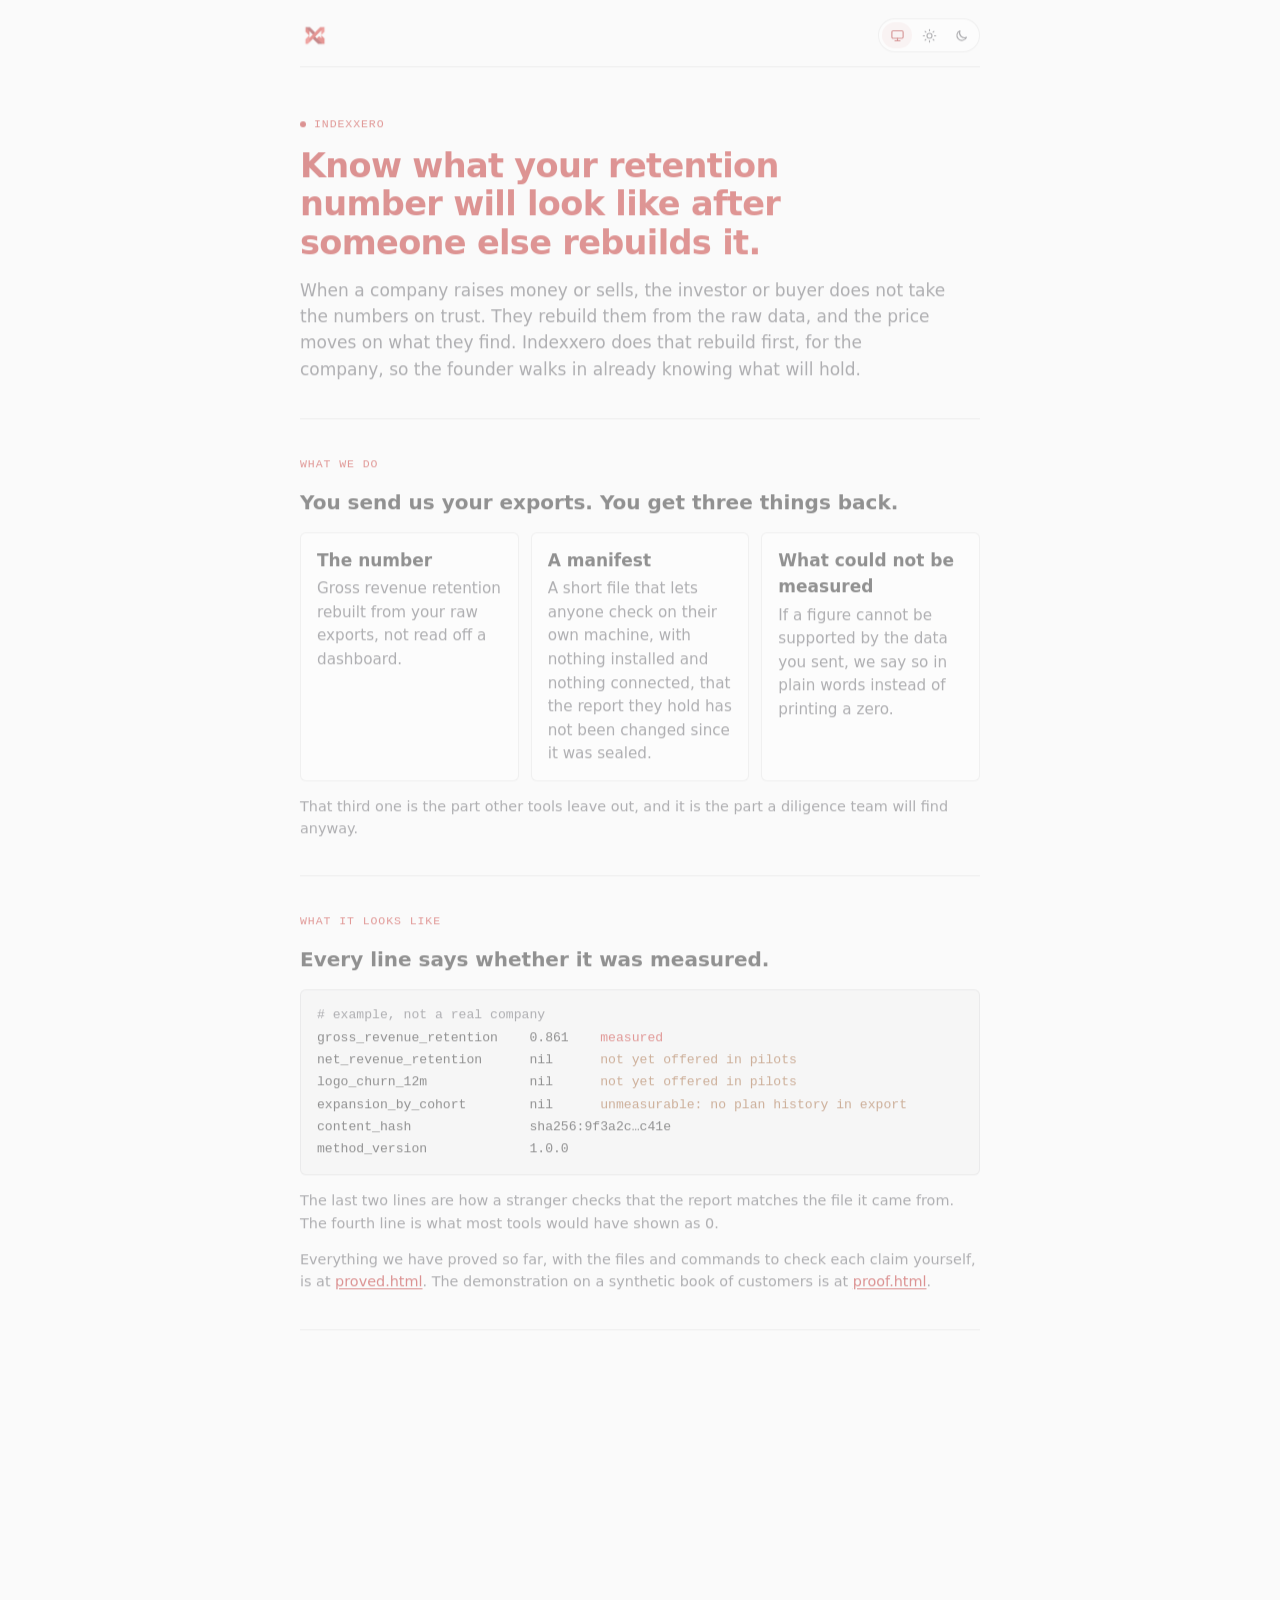
<file: index.html>
<!DOCTYPE html>
<html lang="en">
<head>
<meta charset="utf-8">
<meta name="viewport" content="width=device-width, initial-scale=1">
<title>Indexxero</title>
<link rel="canonical" href="https://measure.indexxero.com/what-we-do.html">
<meta name="robots" content="noindex, follow">
<meta http-equiv="refresh" content="0; url=/what-we-do.html">
<link rel="icon" href="/favicon.ico">
<style>
:root{--ix-width:34rem;}
body{font:16px/1.5 var(--font-sans);margin:3rem auto;max-width:34rem;padding:0 1rem;color:var(--color-foreground);background:var(--color-background)}</style>
<link rel="stylesheet" href="/assets/theme.css">
<script src="/assets/theme.js"></script>
</head>
<body class="ix-page">
<div class="ix-bar"><a class="ix-logo" href="/what-we-do.html" aria-label="Indexxero"><img src="/assets/logo-red.png" alt="Indexxero" width="30" height="30"></a><div class="ix-toggle" role="group" aria-label="Colour theme"><button type="button" data-mode="system" aria-pressed="false" aria-label="Follow the device setting" title="Follow the device setting"><svg viewBox="0 0 24 24" aria-hidden="true"><rect x="3" y="4" width="18" height="12" rx="2"/><path d="M8 20h8M12 16v4"/></svg></button><button type="button" data-mode="light" aria-pressed="false" aria-label="Light theme" title="Light theme"><svg viewBox="0 0 24 24" aria-hidden="true"><circle cx="12" cy="12" r="4"/><path d="M12 2v2M12 20v2M4.9 4.9l1.4 1.4M17.7 17.7l1.4 1.4M2 12h2M20 12h2M4.9 19.1l1.4-1.4M17.7 6.3l1.4-1.4"/></svg></button><button type="button" data-mode="dark" aria-pressed="false" aria-label="Dark theme" title="Dark theme"><svg viewBox="0 0 24 24" aria-hidden="true"><path d="M20 14.5A8 8 0 0 1 9.5 4a8 8 0 1 0 10.5 10.5z"/></svg></button></div></div>
<p>This page has moved. <a href="/what-we-do.html">What Indexxero does</a> explains the retention rebuild, and <a href="/proved.html">what we have proved</a> shows the checks you can run yourself.</p>
</body>
</html>
</file>
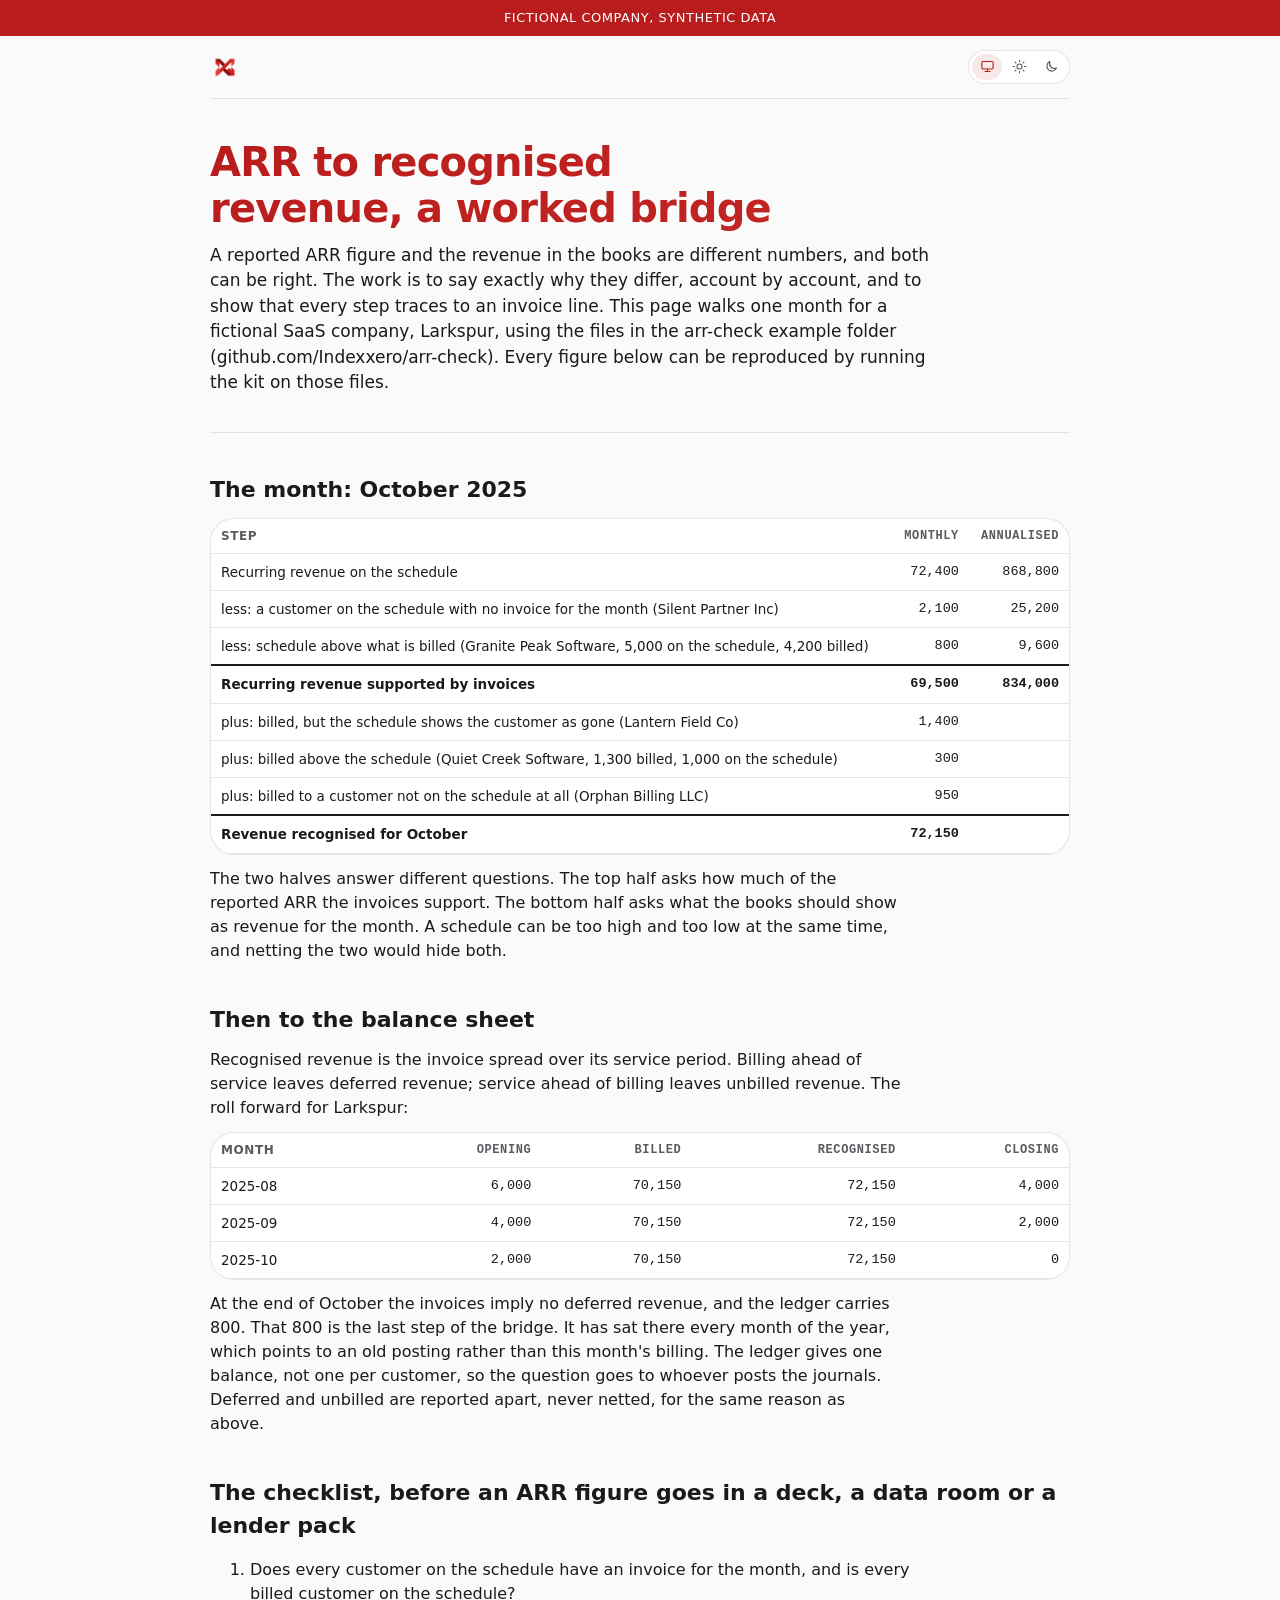
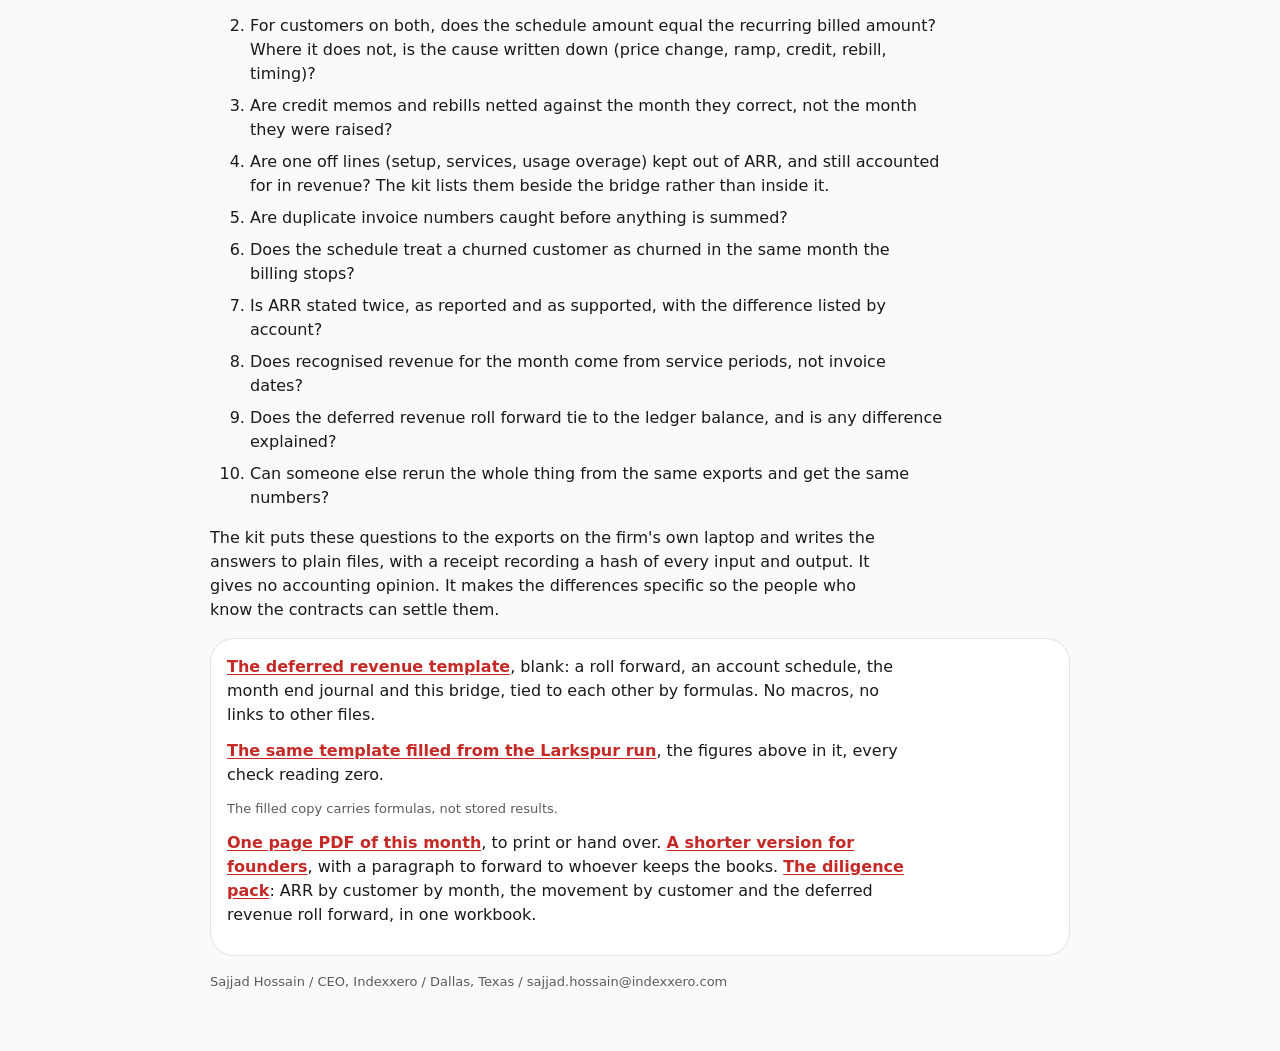
<file: arr-to-revenue/index.html>
<!doctype html>
<html lang="en">
<head>
<title>ARR to recognised revenue, a worked bridge</title>
<meta charset="utf-8">
<meta name="viewport" content="width=device-width, initial-scale=1, viewport-fit=cover">
<meta name="robots" content="noindex">
<meta name="description" content="One month of a fictional SaaS company, from reported ARR to the revenue in the books to the deferred revenue balance, every figure reproduced by the arr-check kit.">
<link rel="icon" href="data:,">
<style>
:root{--bg:var(--color-background);--paper:var(--color-surface);--fg:var(--color-foreground);--muted:var(--color-text-secondary);--line:var(--color-border);--accent:var(--color-accent);--accent-soft:var(--color-accent-soft);--ok:var(--color-positive);--warn:var(--color-warning);--flag:var(--color-danger);--display:var(--font-sans);--body:var(--font-sans);--mono:var(--font-mono);--ix-width:860px;}
.downloads{background:var(--color-surface);border:1px solid var(--color-border);border-radius:24px}
.scroll{background:var(--color-surface);border:1px solid var(--color-border);border-radius:24px}
.downloads{transition:transform .2s ease,box-shadow .2s ease,border-color .2s ease}.downloads:hover{transform:translateY(-2px);box-shadow:0 24px 60px -40px rgba(0,0,0,0.85)}

body{background:var(--bg);color:var(--fg);font-family:var(--body);line-height:1.5;margin:0;padding-left:max(16px,env(safe-area-inset-left,0px));padding-right:max(16px,env(safe-area-inset-right,0px));padding-block:0 48px}
.banner{background:var(--ix-fill);color:var(--color-on-primary);font-size:13px;letter-spacing:.04em;text-transform:uppercase;text-align:center;padding:8px 12px;margin:0 calc(-1 * max(16px,env(safe-area-inset-left,0px)))}
.wrap{max-width:860px;margin:0 auto}
header{padding:40px 0 24px;border-bottom:1px solid var(--line)}
h1{font-family:var(--display);font-weight:600;font-size:clamp(28px,4.5vw,40px);line-height:1.15;margin:0 0 12px;text-wrap:balance}
h2{font-family:var(--display);font-weight:600;font-size:22px;margin:40px 0 12px}
p{max-width:68ch;margin:0 0 12px}
.lead{font-size:17px}
.scroll{overflow-x:auto;border:1px solid var(--line);background:var(--paper);margin:12px 0}
table{border-collapse:collapse;width:100%;font-size:13.5px;min-width:560px}
th,td{padding:8px 10px;border-bottom:1px solid var(--line);text-align:left;vertical-align:top}
th{font-size:12px;letter-spacing:.05em;text-transform:uppercase;color:var(--muted);font-weight:600;white-space:nowrap}
td.n,th.n{text-align:right;font-family:var(--mono);font-variant-numeric:tabular-nums;white-space:nowrap}
tr.total td{font-weight:600;border-top:2px solid var(--fg)}
ol li{margin:0 0 8px;max-width:68ch}
.downloads{background:var(--paper);border:1px solid var(--line);padding:16px;margin:16px 0}
.downloads a{color:var(--accent);font-weight:600}
.small{font-size:13px;color:var(--muted)}
a{color:var(--accent)}
</style>
<link rel="stylesheet" href="/assets/theme.css">
<script src="/assets/theme.js"></script>
</head>
<body class="ix-page">
<div class="banner">Fictional company, synthetic data</div>
<div class="ix-bar"><a class="ix-logo" href="/what-we-do.html" aria-label="Indexxero"><img src="/assets/logo-red.png" alt="Indexxero" width="30" height="30"></a><div class="ix-toggle" role="group" aria-label="Colour theme"><button type="button" data-mode="system" aria-pressed="false" aria-label="Follow the device setting" title="Follow the device setting"><svg viewBox="0 0 24 24" aria-hidden="true"><rect x="3" y="4" width="18" height="12" rx="2"/><path d="M8 20h8M12 16v4"/></svg></button><button type="button" data-mode="light" aria-pressed="false" aria-label="Light theme" title="Light theme"><svg viewBox="0 0 24 24" aria-hidden="true"><circle cx="12" cy="12" r="4"/><path d="M12 2v2M12 20v2M4.9 4.9l1.4 1.4M17.7 17.7l1.4 1.4M2 12h2M20 12h2M4.9 19.1l1.4-1.4M17.7 6.3l1.4-1.4"/></svg></button><button type="button" data-mode="dark" aria-pressed="false" aria-label="Dark theme" title="Dark theme"><svg viewBox="0 0 24 24" aria-hidden="true"><path d="M20 14.5A8 8 0 0 1 9.5 4a8 8 0 1 0 10.5 10.5z"/></svg></button></div></div>
<div class="wrap">
<header>
<h1 class="text-gradient-red">ARR to recognised revenue, a worked bridge</h1>
<p class="lead">A reported ARR figure and the revenue in the books are different numbers, and both can be right. The work is to say exactly why they differ, account by account, and to show that every step traces to an invoice line. This page walks one month for a fictional SaaS company, Larkspur, using the files in the arr-check example folder (github.com/Indexxero/arr-check). Every figure below can be reproduced by running the kit on those files.</p>
</header>

<h2>The month: October <span data-src="arr_to_revenue.csv|asof|year|text">2025</span></h2>
<div class="scroll" data-ix-reveal><table>
<thead><tr><th>step</th><th class="n">monthly</th><th class="n">annualised</th></tr></thead>
<tbody>
<tr><td>Recurring revenue on the schedule</td><td class="n"><span data-src="arr_to_revenue.csv|recurring revenue on the schedule|amount|1">72,400</span></td><td class="n"><span data-src="arr_to_revenue.csv|recurring revenue on the schedule|amount|12">868,800</span></td></tr>
<tr><td>less: a customer on the schedule with no invoice for the month (Silent Partner Inc)</td><td class="n"><span data-src="arr_to_revenue.csv|less: unmatched_schedule_only|amount|1">2,100</span></td><td class="n"><span data-src="arr_to_revenue.csv|less: unmatched_schedule_only|amount|12">25,200</span></td></tr>
<tr><td>less: schedule above what is billed (Granite Peak Software, <span data-src="compare_customer_month.csv|F-002|sched_mrr|1">5,000</span> on the schedule, <span data-src="compare_customer_month.csv|F-002|inv_mrr|1">4,200</span> billed)</td><td class="n"><span data-src="arr_to_revenue.csv|less: over_stated|amount|1">800</span></td><td class="n"><span data-src="arr_to_revenue.csv|less: over_stated|amount|12">9,600</span></td></tr>
<tr class=total><td>Recurring revenue supported by invoices</td><td class="n"><span data-src="arr_to_revenue.csv|= supported by invoices|amount|1">69,500</span></td><td class="n"><span data-src="arr_to_revenue.csv|= supported by invoices|amount|12">834,000</span></td></tr>
<tr><td>plus: billed, but the schedule shows the customer as gone (Lantern Field Co)</td><td class="n"><span data-src="arr_to_revenue.csv|plus: under_stated, schedule shows nothing|amount|1">1,400</span></td><td class="n"></td></tr>
<tr><td>plus: billed above the schedule (Quiet Creek Software, <span data-src="compare_customer_month.csv|F-012|inv_mrr|1">1,300</span> billed, <span data-src="compare_customer_month.csv|F-012|sched_mrr|1">1,000</span> on the schedule)</td><td class="n"><span data-src="arr_to_revenue.csv|plus: under_stated, billed above the schedule|amount|1">300</span></td><td class="n"></td></tr>
<tr><td>plus: billed to a customer not on the schedule at all (Orphan Billing LLC)</td><td class="n"><span data-src="arr_to_revenue.csv|plus: unmatched_invoice_only|amount|1">950</span></td><td class="n"></td></tr>
<tr class=total><td>Revenue recognised for October</td><td class="n"><span data-src="arr_to_revenue.csv|= recognised revenue, deferred_rollforward.csv|amount|1">72,150</span></td><td class="n"></td></tr>
</tbody></table></div>
<p>The two halves answer different questions. The top half asks how much of the reported ARR the invoices support. The bottom half asks what the books should show as revenue for the month. A schedule can be too high and too low at the same time, and netting the two would hide both.</p>

<h2>Then to the balance sheet</h2>
<p>Recognised revenue is the invoice spread over its service period. Billing ahead of service leaves deferred revenue; service ahead of billing leaves unbilled revenue. The roll forward for Larkspur:</p>
<div class="scroll" data-ix-reveal><table>
<thead><tr><th>month</th><th class="n">opening</th><th class="n">billed</th><th class="n">recognised</th><th class="n">closing</th></tr></thead>
<tbody>
<tr><td><span data-src="deferred_rollforward.csv|2025-08|month|text">2025-08</span></td><td class="n"><span data-src="deferred_rollforward.csv|2025-08|opening|1">6,000</span></td><td class="n"><span data-src="deferred_rollforward.csv|2025-08|billings|1">70,150</span></td><td class="n"><span data-src="deferred_rollforward.csv|2025-08|recognised|1">72,150</span></td><td class="n"><span data-src="deferred_rollforward.csv|2025-08|closing|1">4,000</span></td></tr>
<tr><td><span data-src="deferred_rollforward.csv|2025-09|month|text">2025-09</span></td><td class="n"><span data-src="deferred_rollforward.csv|2025-09|opening|1">4,000</span></td><td class="n"><span data-src="deferred_rollforward.csv|2025-09|billings|1">70,150</span></td><td class="n"><span data-src="deferred_rollforward.csv|2025-09|recognised|1">72,150</span></td><td class="n"><span data-src="deferred_rollforward.csv|2025-09|closing|1">2,000</span></td></tr>
<tr><td><span data-src="deferred_rollforward.csv|2025-10|month|text">2025-10</span></td><td class="n"><span data-src="deferred_rollforward.csv|2025-10|opening|1">2,000</span></td><td class="n"><span data-src="deferred_rollforward.csv|2025-10|billings|1">70,150</span></td><td class="n"><span data-src="deferred_rollforward.csv|2025-10|recognised|1">72,150</span></td><td class="n"><span data-src="deferred_rollforward.csv|2025-10|closing|1">0</span></td></tr>
</tbody></table></div>
<p>At the end of October the invoices imply no deferred revenue, and the ledger carries <span data-src="deferred_rollforward.csv|2025-10|gl_balance|1">800</span>. That <span data-src="deferred_rollforward.csv|2025-10|gl_balance|1">800</span> is the last step of the bridge. It has sat there every month of the year, which points to an old posting rather than this month's billing. The ledger gives one balance, not one per customer, so the question goes to whoever posts the journals. Deferred and unbilled are reported apart, never netted, for the same reason as above.</p>

<h2>The checklist, before an ARR figure goes in a deck, a data room or a lender pack</h2>
<ol>
<li>Does every customer on the schedule have an invoice for the month, and is every billed customer on the schedule?</li>
<li>For customers on both, does the schedule amount equal the recurring billed amount? Where it does not, is the cause written down (price change, ramp, credit, rebill, timing)?</li>
<li>Are credit memos and rebills netted against the month they correct, not the month they were raised?</li>
<li>Are one off lines (setup, services, usage overage) kept out of ARR, and still accounted for in revenue? The kit lists them beside the bridge rather than inside it.</li>
<li>Are duplicate invoice numbers caught before anything is summed?</li>
<li>Does the schedule treat a churned customer as churned in the same month the billing stops?</li>
<li>Is ARR stated twice, as reported and as supported, with the difference listed by account?</li>
<li>Does recognised revenue for the month come from service periods, not invoice dates?</li>
<li>Does the deferred revenue roll forward tie to the ledger balance, and is any difference explained?</li>
<li>Can someone else rerun the whole thing from the same exports and get the same numbers?</li>
</ol>
<p>The kit puts these questions to the exports on the firm's own laptop and writes the answers to plain files, with a receipt recording a hash of every input and output. It gives no accounting opinion. It makes the differences specific so the people who know the contracts can settle them.</p>

<div class="downloads" data-ix-reveal>
<p><a href="deferred_revenue_template.xlsx">The deferred revenue template</a>, blank: a roll forward, an account schedule, the month end journal and this bridge, tied to each other by formulas. No macros, no links to other files.</p>
<p><a href="larkspur_deferred_revenue.xlsx">The same template filled from the Larkspur run</a>, the figures above in it, every check reading zero.</p>
<p class="small">The filled copy carries formulas, not stored results.</p>
<p><a href="arr-to-revenue.pdf">One page PDF of this month</a>, to print or hand over. <a href="for-founders/">A shorter version for founders</a>, with a paragraph to forward to whoever keeps the books. <a href="/diligence-pack/">The diligence pack</a>: ARR by customer by month, the movement by customer and the deferred revenue roll forward, in one workbook.</p>
</div>

<p class="small">Sajjad Hossain / CEO, Indexxero / Dallas, Texas / sajjad.hossain@indexxero.com</p>
</div>
</body>
</html>
</file>
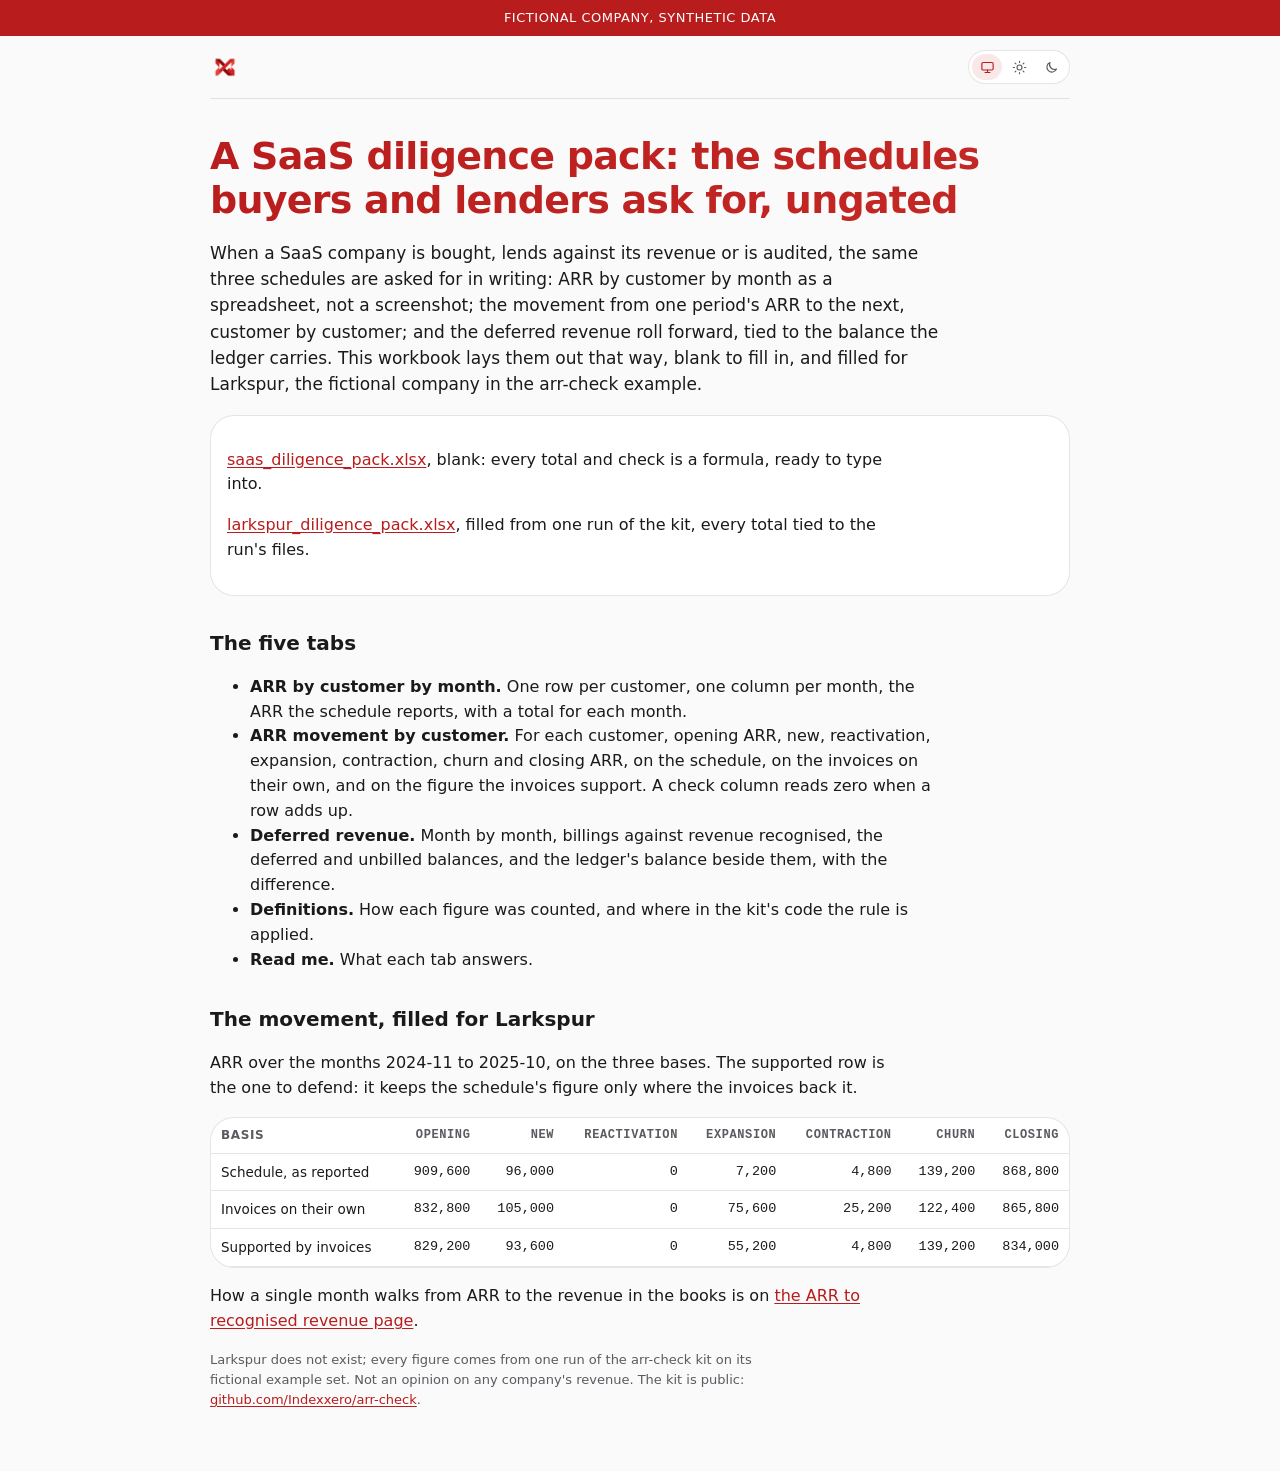
<file: diligence-pack/index.html>
<!doctype html>
<html lang="en">
<head>
<meta charset="utf-8">
<meta name="viewport" content="width=device-width, initial-scale=1, viewport-fit=cover">
<title>A SaaS diligence pack: the schedules buyers and lenders ask for, ungated</title>
<meta name="description" content="ARR by customer by month, the ARR movement by customer and the deferred revenue roll forward against the ledger, as one workbook, blank and filled for a fictional company.">
<meta name="robots" content="noindex">
<link rel="canonical" href="https://measure.indexxero.com/diligence-pack/">
<meta property="og:type" content="website">
<meta property="og:site_name" content="Indexxero">
<meta property="og:title" content="A SaaS diligence pack: the schedules buyers and lenders ask for, ungated">
<meta property="og:description" content="ARR by customer by month, the ARR movement by customer and the deferred revenue roll forward against the ledger, as one workbook, blank and filled for a fictional company.">
<meta property="og:url" content="https://measure.indexxero.com/diligence-pack/">
<meta property="og:image" content="https://measure.indexxero.com/og-indexxero.png">
<meta name="twitter:card" content="summary_large_image">
<meta name="twitter:title" content="A SaaS diligence pack: the schedules buyers and lenders ask for, ungated">
<meta name="twitter:description" content="ARR by customer by month, the ARR movement by customer and the deferred revenue roll forward against the ledger, as one workbook, blank and filled for a fictional company.">
<meta name="twitter:image" content="https://measure.indexxero.com/og-indexxero.png">
<link rel="icon" href="data:,">
<style>
:root{--bg:var(--color-background);--paper:var(--color-surface);--fg:var(--color-foreground);--muted:var(--color-text-secondary);--line:var(--color-border);--accent:var(--color-accent);--accent-soft:var(--color-accent-soft);--ok:var(--color-positive);--warn:var(--color-warning);--flag:var(--color-danger);--display:var(--font-sans);--body:var(--font-sans);--mono:var(--font-mono);--ix-width:860px;}
.downloads{background:var(--color-surface);border:1px solid var(--color-border);border-radius:24px}
.scroll{background:var(--color-surface);border:1px solid var(--color-border);border-radius:24px}
.downloads{transition:transform .2s ease,box-shadow .2s ease,border-color .2s ease}.downloads:hover{transform:translateY(-2px);box-shadow:0 24px 60px -40px rgba(0,0,0,0.85)}

body{background:var(--bg);color:var(--fg);font-family:var(--body);line-height:1.55;margin:0;padding-left:max(16px,env(safe-area-inset-left,0px));padding-right:max(16px,env(safe-area-inset-right,0px));padding-block:0 48px}
.banner{background:var(--ix-fill);color:var(--color-on-primary);font-size:13px;letter-spacing:.04em;text-transform:uppercase;text-align:center;padding:8px 12px;margin:0 calc(-1 * max(16px,env(safe-area-inset-left,0px)))}
.wrap{max-width:860px;margin:0 auto}
h1{font-family:var(--display);font-weight:600;font-size:clamp(26px,4.5vw,38px);line-height:1.15;margin:36px 0 12px;text-wrap:balance}
h2{font-family:var(--display);font-weight:600;font-size:20px;margin:32px 0 10px}
p,li{max-width:68ch}
.lead{font-size:17px}
.scroll{overflow-x:auto;border:1px solid var(--line);background:var(--paper);margin:12px 0}
table{border-collapse:collapse;width:100%;font-size:13.5px;min-width:700px}
th,td{padding:8px 10px;border-bottom:1px solid var(--line);text-align:left}
th{font-size:12px;letter-spacing:.05em;text-transform:uppercase;color:var(--muted);font-weight:600;white-space:nowrap}
td.n,th.n{text-align:right;font-family:var(--mono);font-variant-numeric:tabular-nums;white-space:nowrap}
.downloads{background:var(--paper);border:1px solid var(--line);padding:16px;margin:16px 0}
a{color:var(--accent)}
.small{font-size:13px;color:var(--muted)}
</style>
<link rel="stylesheet" href="/assets/theme.css">
<script src="/assets/theme.js"></script>
</head>
<body class="ix-page">
<div class="banner">Fictional company, synthetic data</div>
<div class="ix-bar"><a class="ix-logo" href="/what-we-do.html" aria-label="Indexxero"><img src="/assets/logo-red.png" alt="Indexxero" width="30" height="30"></a><div class="ix-toggle" role="group" aria-label="Colour theme"><button type="button" data-mode="system" aria-pressed="false" aria-label="Follow the device setting" title="Follow the device setting"><svg viewBox="0 0 24 24" aria-hidden="true"><rect x="3" y="4" width="18" height="12" rx="2"/><path d="M8 20h8M12 16v4"/></svg></button><button type="button" data-mode="light" aria-pressed="false" aria-label="Light theme" title="Light theme"><svg viewBox="0 0 24 24" aria-hidden="true"><circle cx="12" cy="12" r="4"/><path d="M12 2v2M12 20v2M4.9 4.9l1.4 1.4M17.7 17.7l1.4 1.4M2 12h2M20 12h2M4.9 19.1l1.4-1.4M17.7 6.3l1.4-1.4"/></svg></button><button type="button" data-mode="dark" aria-pressed="false" aria-label="Dark theme" title="Dark theme"><svg viewBox="0 0 24 24" aria-hidden="true"><path d="M20 14.5A8 8 0 0 1 9.5 4a8 8 0 1 0 10.5 10.5z"/></svg></button></div></div>
<div class="wrap">
<h1 class="text-gradient-red">A SaaS diligence pack: the schedules buyers and lenders ask for, ungated</h1>
<p class="lead">When a SaaS company is bought, lends against its revenue or is audited, the same three schedules are asked for in writing: ARR by customer by month as a spreadsheet, not a screenshot; the movement from one period's ARR to the next, customer by customer; and the deferred revenue roll forward, tied to the balance the ledger carries. This workbook lays them out that way, blank to fill in, and filled for Larkspur, the fictional company in the arr-check example.</p>

<div class="downloads" data-ix-reveal>
<p><a href="saas_diligence_pack.xlsx">saas_diligence_pack.xlsx</a>, blank: every total and check is a formula, ready to type into.</p>
<p><a href="larkspur_diligence_pack.xlsx">larkspur_diligence_pack.xlsx</a>, filled from one run of the kit, every total tied to the run's files.</p>
</div>

<h2>The five tabs</h2>
<ul>
<li><strong>ARR by customer by month.</strong> One row per customer, one column per month, the ARR the schedule reports, with a total for each month.</li>
<li><strong>ARR movement by customer.</strong> For each customer, opening ARR, new, reactivation, expansion, contraction, churn and closing ARR, on the schedule, on the invoices on their own, and on the figure the invoices support. A check column reads zero when a row adds up.</li>
<li><strong>Deferred revenue.</strong> Month by month, billings against revenue recognised, the deferred and unbilled balances, and the ledger's balance beside them, with the difference.</li>
<li><strong>Definitions.</strong> How each figure was counted, and where in the kit's code the rule is applied.</li>
<li><strong>Read me.</strong> What each tab answers.</li>
</ul>

<h2>The movement, filled for Larkspur</h2>
<p>ARR over the months <span data-src="bridge.csv|months|first">2024-11</span> to <span data-src="bridge.csv|months|last">2025-10</span>, on the three bases. The supported row is the one to defend: it keeps the schedule's figure only where the invoices back it.</p>
<div class="scroll" data-ix-reveal><table>
<thead><tr><th>basis</th><th class="n">opening</th><th class="n">new</th><th class="n">reactivation</th><th class="n">expansion</th><th class="n">contraction</th><th class="n">churn</th><th class="n">closing</th></tr></thead>
<tbody>
<tr><td>Schedule, as reported</td><td class="n"><span data-src="bridge.csv|schedule|start">909,600</span></td><td class="n"><span data-src="bridge.csv|schedule|new">96,000</span></td><td class="n"><span data-src="bridge.csv|schedule|reactivation">0</span></td><td class="n"><span data-src="bridge.csv|schedule|expansion">7,200</span></td><td class="n"><span data-src="bridge.csv|schedule|contraction">4,800</span></td><td class="n"><span data-src="bridge.csv|schedule|churn">139,200</span></td><td class="n"><span data-src="bridge.csv|schedule|end">868,800</span></td></tr>
<tr><td>Invoices on their own</td><td class="n"><span data-src="bridge.csv|invoices|start">832,800</span></td><td class="n"><span data-src="bridge.csv|invoices|new">105,000</span></td><td class="n"><span data-src="bridge.csv|invoices|reactivation">0</span></td><td class="n"><span data-src="bridge.csv|invoices|expansion">75,600</span></td><td class="n"><span data-src="bridge.csv|invoices|contraction">25,200</span></td><td class="n"><span data-src="bridge.csv|invoices|churn">122,400</span></td><td class="n"><span data-src="bridge.csv|invoices|end">865,800</span></td></tr>
<tr><td>Supported by invoices</td><td class="n"><span data-src="bridge.csv|supported|start">829,200</span></td><td class="n"><span data-src="bridge.csv|supported|new">93,600</span></td><td class="n"><span data-src="bridge.csv|supported|reactivation">0</span></td><td class="n"><span data-src="bridge.csv|supported|expansion">55,200</span></td><td class="n"><span data-src="bridge.csv|supported|contraction">4,800</span></td><td class="n"><span data-src="bridge.csv|supported|churn">139,200</span></td><td class="n"><span data-src="bridge.csv|supported|end">834,000</span></td></tr>
</tbody></table></div>
<p>How a single month walks from ARR to the revenue in the books is on <a href="/arr-to-revenue/">the ARR to recognised revenue page</a>.</p>
<p class="small">Larkspur does not exist; every figure comes from one run of the arr-check kit on its fictional example set. Not an opinion on any company's revenue. The kit is public: <a href="https://github.com/Indexxero/arr-check">github.com/Indexxero/arr-check</a>.</p>
</div>
</body>
</html>
</file>
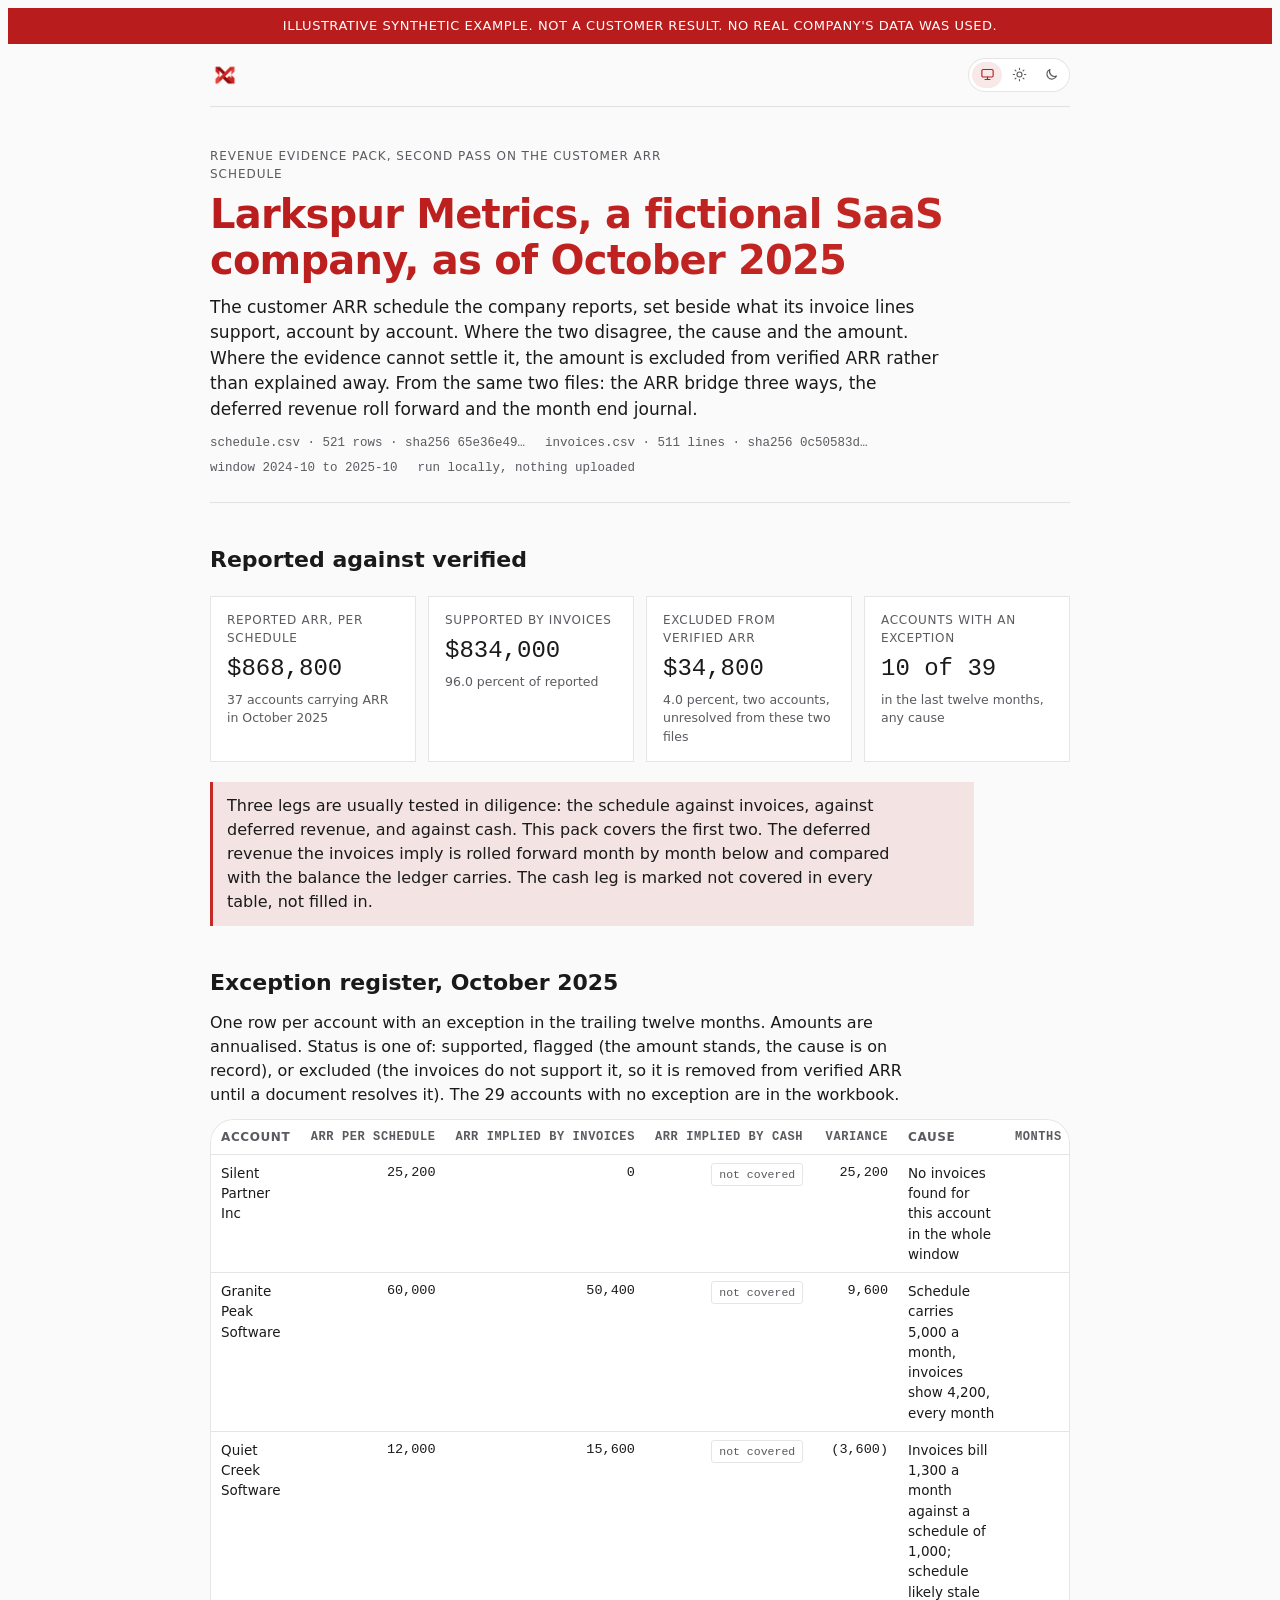
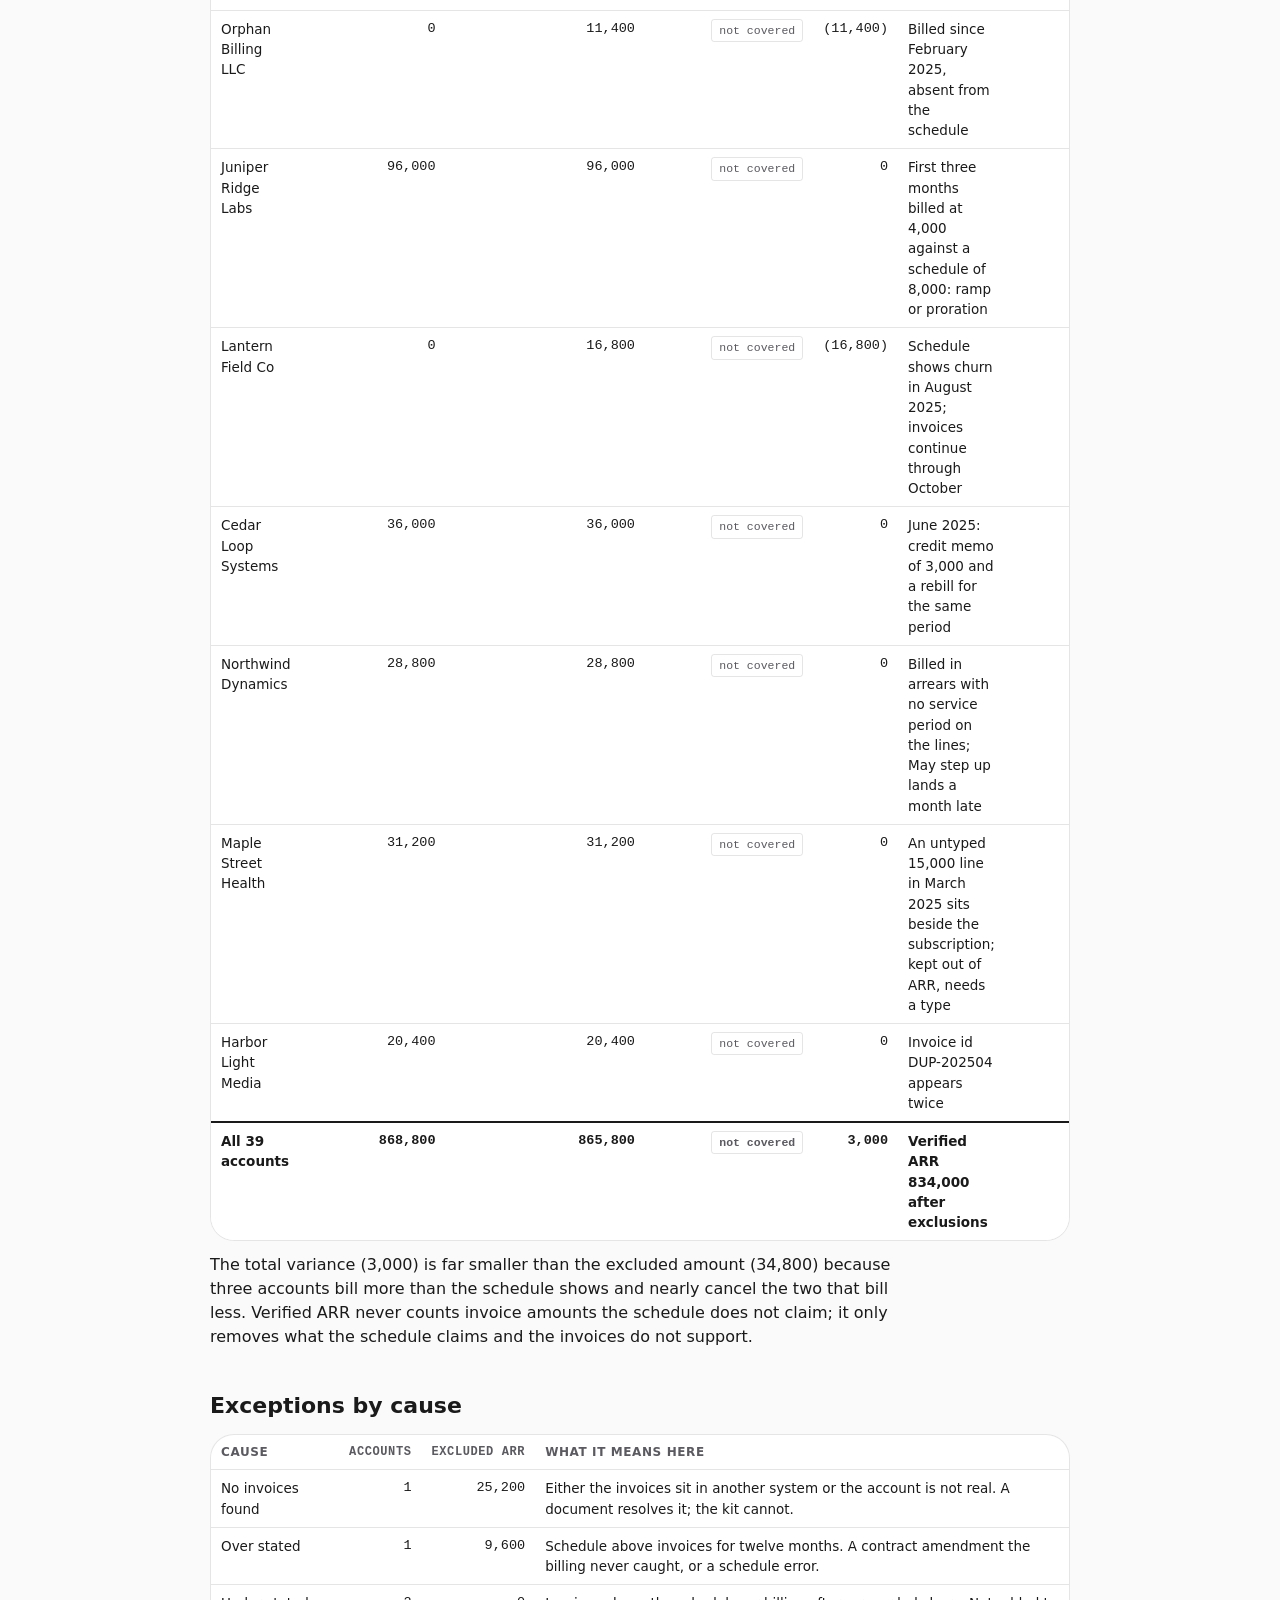
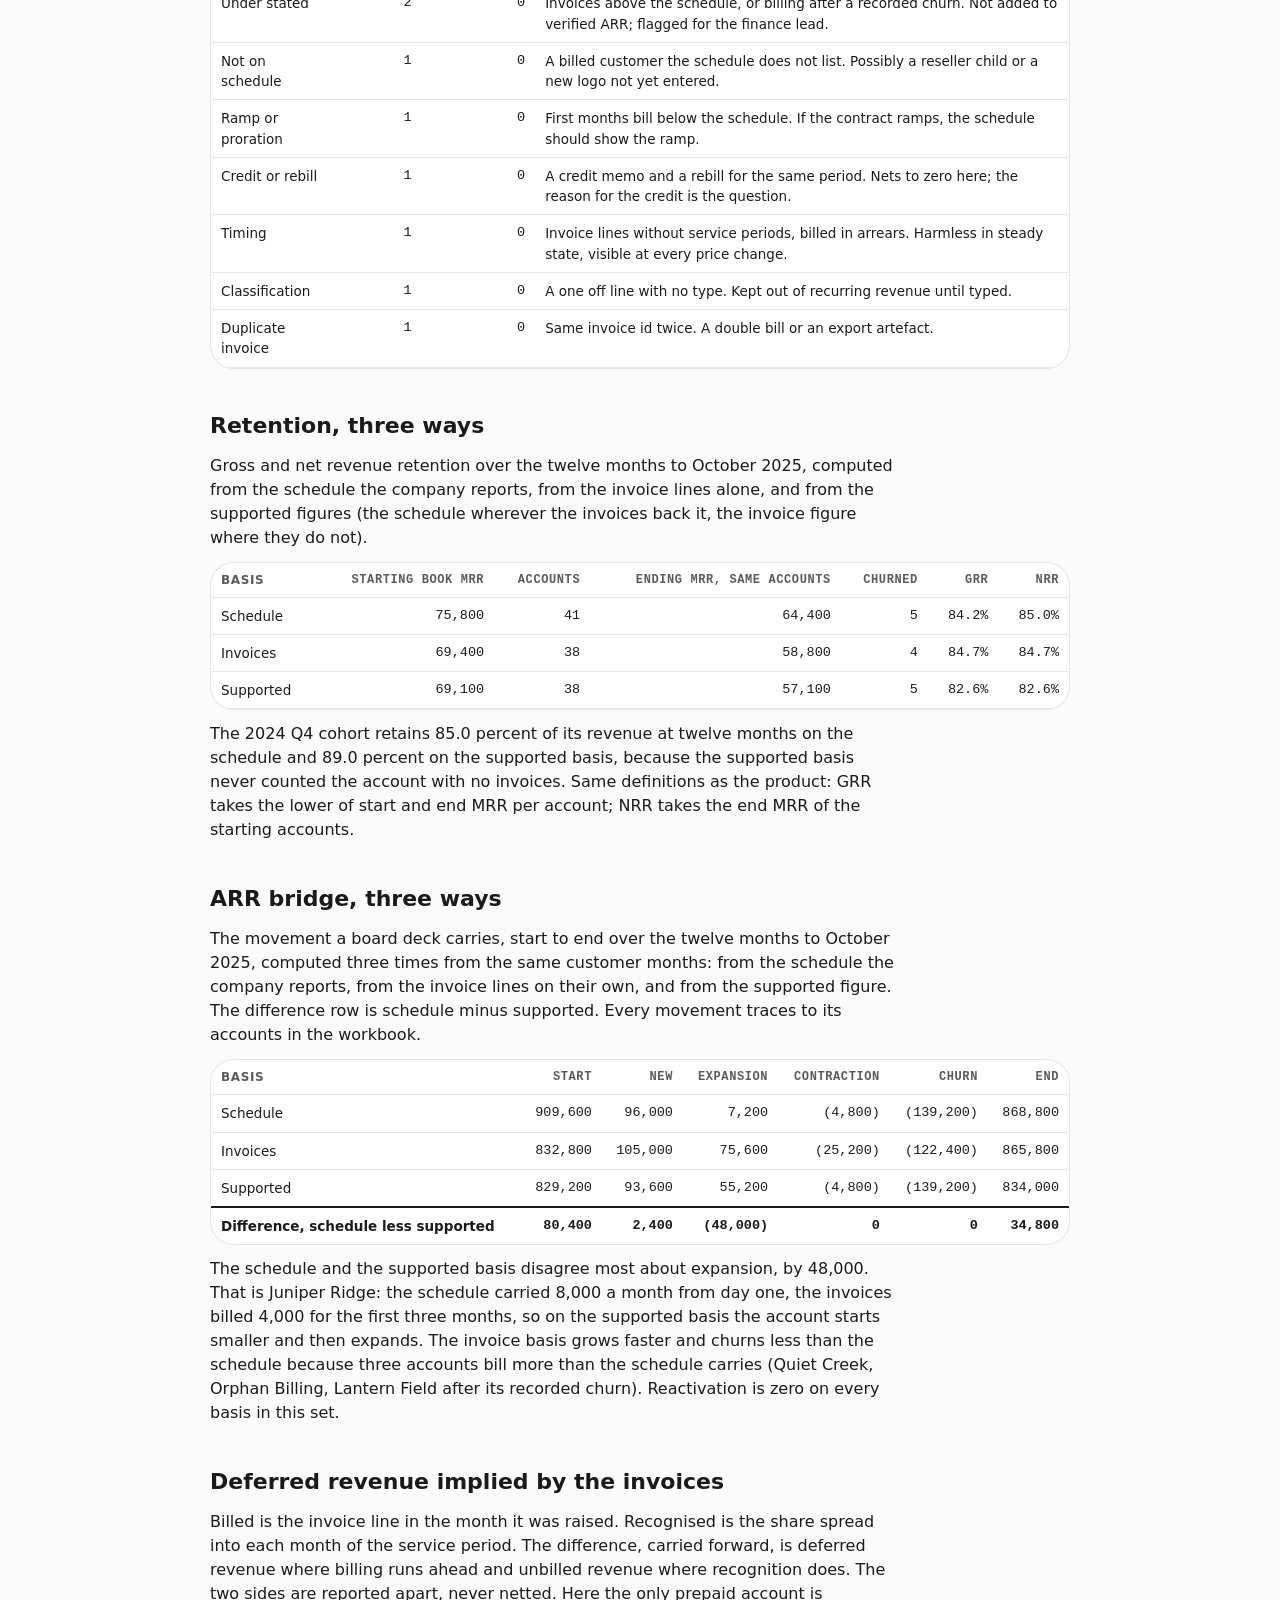
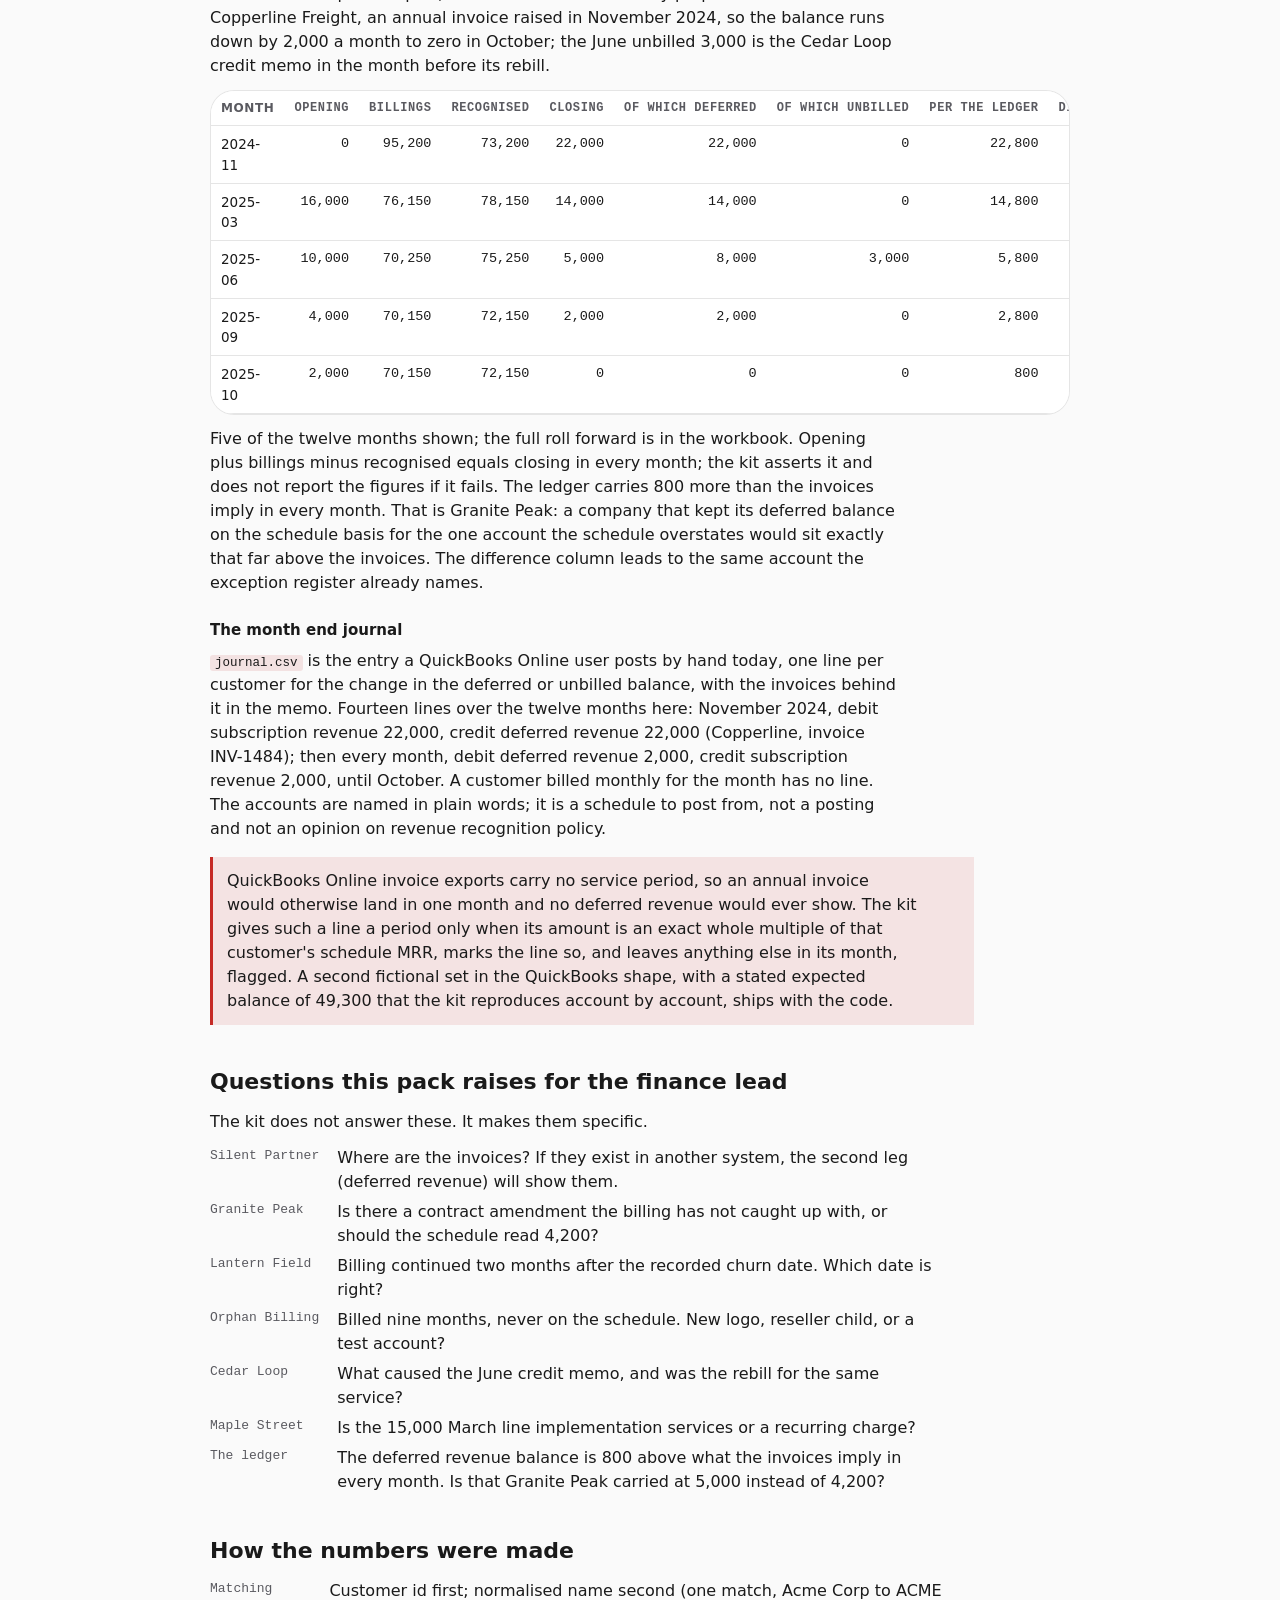
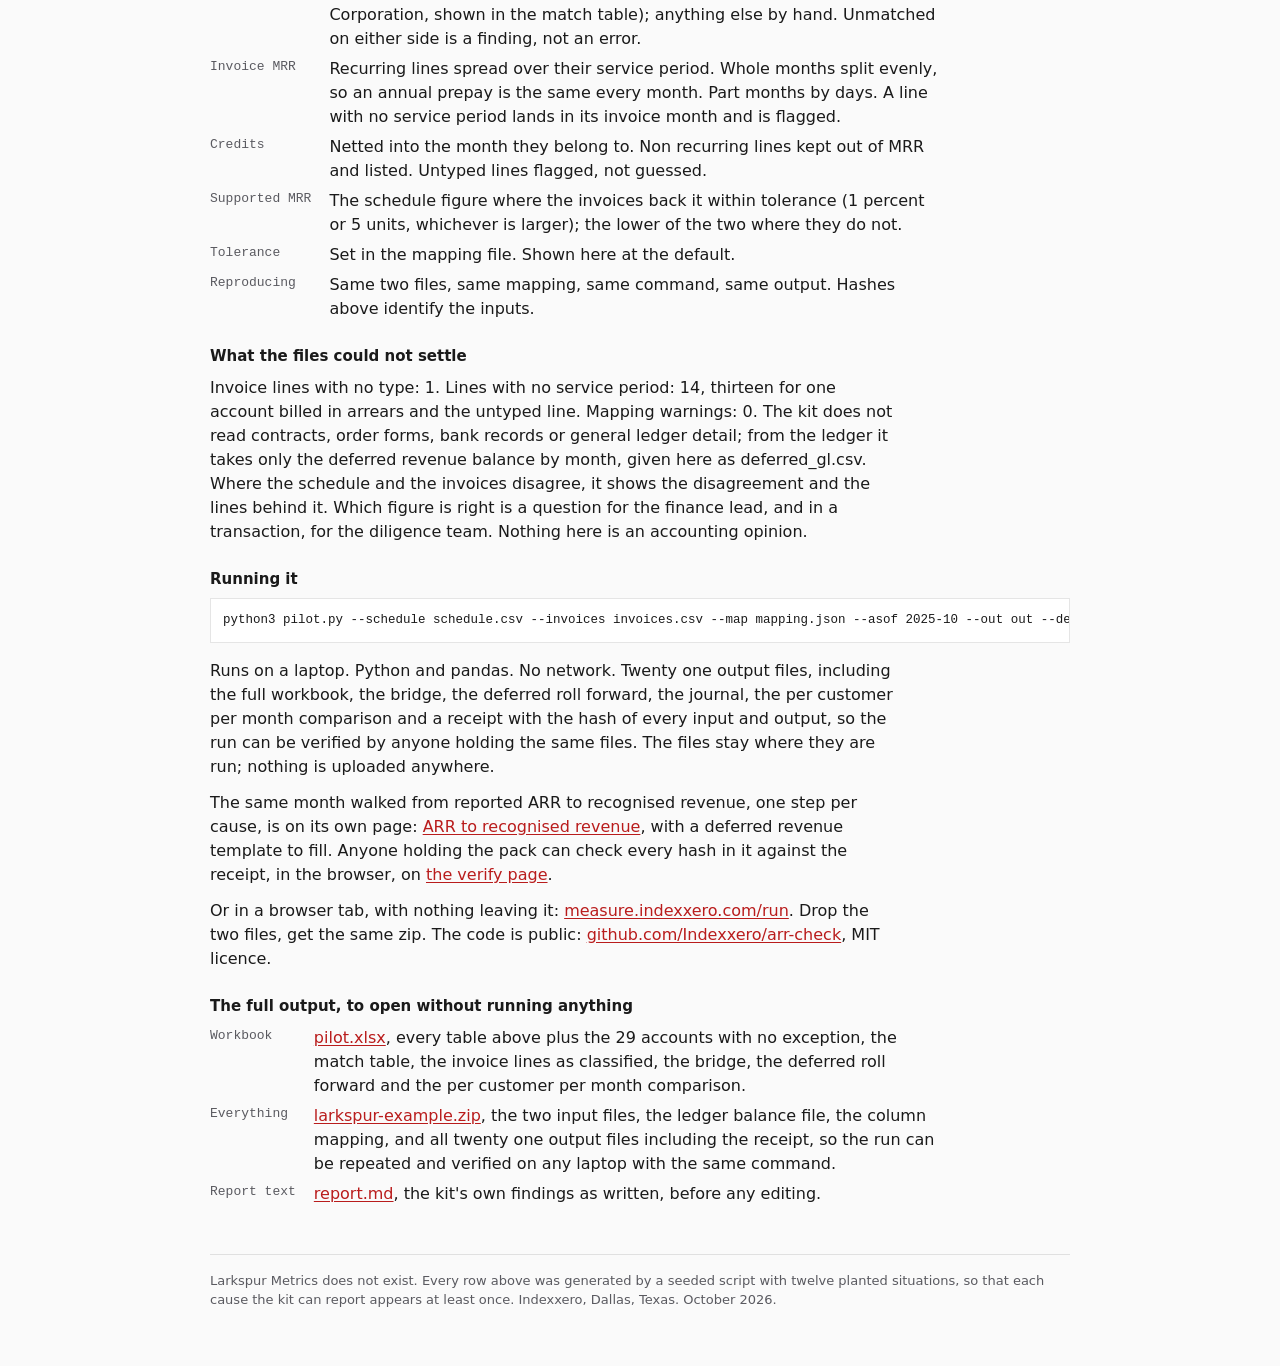
<file: example/index.html>
<!DOCTYPE html>
<html lang="en">
<head>
<meta charset="utf-8">
<meta name="viewport" content="width=device-width, initial-scale=1, viewport-fit=cover">
<title>Larkspur revenue evidence pack, a synthetic example from Indexxero</title>
<meta name="description" content="A fictional SaaS company's customer ARR schedule set beside what its invoice lines support, account by account. Synthetic data, no real company involved.">
<meta name="robots" content="noindex">
<link rel="canonical" href="https://measure.indexxero.com/example">
<meta property="og:type" content="website">
<meta property="og:site_name" content="Indexxero">
<meta property="og:title" content="Revenue evidence pack, synthetic example">
<meta property="og:description" content="A customer ARR schedule set beside what the invoice lines support, the ARR bridge three ways, the deferred revenue roll forward and the month end journal, from two files. Fictional company, run on a laptop.">
<meta property="og:url" content="https://measure.indexxero.com/example">
<meta property="og:image" content="https://measure.indexxero.com/og-example.png">
<meta property="og:image:width" content="1200">
<meta property="og:image:height" content="630">
<meta name="twitter:card" content="summary_large_image">
<meta name="twitter:title" content="Revenue evidence pack, synthetic example">
<meta name="twitter:description" content="A customer ARR schedule set beside what the invoice lines support, the ARR bridge three ways, the deferred revenue roll forward and the month end journal, from two files. Fictional company, run on a laptop.">
<meta name="twitter:image" content="https://measure.indexxero.com/og-example.png">
<link rel="icon" href="/favicon.ico">
<style>
:root{--bg:var(--color-background);--paper:var(--color-surface);--fg:var(--color-foreground);--muted:var(--color-text-secondary);--line:var(--color-border);--accent:var(--color-accent);--accent-soft:var(--color-accent-soft);--ok:var(--color-positive);--warn:var(--color-warning);--flag:var(--color-danger);--display:var(--font-sans);--body:var(--font-sans);--mono:var(--font-mono);--ix-width:860px;}
.downloads{background:var(--color-surface);border:1px solid var(--color-border);border-radius:24px}
.scroll{background:var(--color-surface);border:1px solid var(--color-border);border-radius:24px}
.downloads{transition:transform .2s ease,box-shadow .2s ease,border-color .2s ease}.downloads:hover{transform:translateY(-2px);box-shadow:0 24px 60px -40px rgba(0,0,0,0.85)}

body{background:var(--bg);color:var(--fg);font-family:var(--body);line-height:1.5;padding-left:max(16px,env(safe-area-inset-left,0px));padding-right:max(16px,env(safe-area-inset-right,0px));padding-block:0 48px}
.banner{background:var(--ix-fill);color:var(--color-on-primary);font-size:13px;letter-spacing:.04em;text-transform:uppercase;text-align:center;padding:8px 12px;margin:0 calc(-1 * max(16px,env(safe-area-inset-left,0px))) 0 calc(-1 * max(16px,env(safe-area-inset-right,0px)))}
.banner span{padding-left:max(16px,env(safe-area-inset-left,0px));padding-right:max(16px,env(safe-area-inset-right,0px));display:block}
.wrap{max-width:860px;margin:0 auto}
header{padding:40px 0 24px;border-bottom:1px solid var(--line)}
.eyebrow{font-size:12px;letter-spacing:.08em;text-transform:uppercase;color:var(--muted);margin:0 0 8px}
h1{font-family:var(--display);font-weight:600;font-size:clamp(28px,4.5vw,40px);line-height:1.15;margin:0 0 12px;text-wrap:balance}
h2{font-family:var(--display);font-weight:600;font-size:22px;margin:40px 0 12px;text-wrap:balance}
h3{font-size:15px;font-weight:600;margin:24px 0 8px}
p{max-width:68ch;margin:0 0 12px}
.meta{font-family:var(--mono);font-size:12.5px;color:var(--muted);display:flex;flex-wrap:wrap;gap:6px 20px;margin-top:12px}
.lead{font-size:17px}
.tiles{display:grid;grid-template-columns:repeat(auto-fit,minmax(180px,1fr));gap:12px;margin:20px 0}
.tile{background:var(--paper);border:1px solid var(--line);padding:14px 16px;min-width:0}
.tile .k{font-size:12px;letter-spacing:.06em;text-transform:uppercase;color:var(--muted)}
.tile .v{font-family:var(--mono);font-size:24px;font-weight:500;margin-top:4px;font-variant-numeric:tabular-nums}
.tile .s{font-size:12.5px;color:var(--muted);margin-top:4px}
.scroll{overflow-x:auto;border:1px solid var(--line);background:var(--paper);margin:12px 0}
table{border-collapse:collapse;width:100%;font-size:13.5px;min-width:640px}
th,td{padding:8px 10px;border-bottom:1px solid var(--line);text-align:left;vertical-align:top}
th{font-size:12px;letter-spacing:.05em;text-transform:uppercase;color:var(--muted);font-weight:600;white-space:nowrap}
td.n,th.n{text-align:right;font-family:var(--mono);font-variant-numeric:tabular-nums;white-space:nowrap}
tr.total td{font-weight:600;border-top:2px solid var(--fg);border-bottom:none}
.pill{display:inline-block;font-size:11.5px;font-family:var(--mono);padding:2px 7px;border:1px solid var(--line);border-radius:3px;white-space:nowrap}
.pill.excl{border-color:var(--warn);color:var(--warn)}
.pill.flag{border-color:var(--flag);color:var(--flag)}
.pill.ok{border-color:var(--ok);color:var(--ok)}
.pill.na{color:var(--muted)}
.note{background:var(--accent-soft);border-left:3px solid var(--accent);padding:12px 14px;margin:16px 0;max-width:72ch}
.note p:last-child{margin:0}
dl{display:grid;grid-template-columns:max-content 1fr;gap:6px 18px;max-width:72ch;margin:0}
dt{font-family:var(--mono);font-size:13px;color:var(--muted)}
dd{margin:0}
code{font-family:var(--mono);font-size:12.5px;background:var(--accent-soft);padding:1px 5px;border-radius:3px}
pre{font-family:var(--mono);font-size:12.5px;background:var(--paper);border:1px solid var(--line);padding:12px;overflow-x:auto;margin:8px 0 16px}
footer{margin-top:48px;padding-top:16px;border-top:1px solid var(--line);font-size:13px;color:var(--muted)}
@media (max-width:520px){ dl{grid-template-columns:1fr} h2{margin-top:32px} }
</style>
<link rel="stylesheet" href="/assets/theme.css">
<script src="/assets/theme.js"></script>
</head>
<body class="ix-page">


<div class="banner"><span>Illustrative synthetic example. Not a customer result. No real company's data was used.</span></div>
<div class="ix-bar"><a class="ix-logo" href="/what-we-do.html" aria-label="Indexxero"><img src="/assets/logo-red.png" alt="Indexxero" width="30" height="30"></a><div class="ix-toggle" role="group" aria-label="Colour theme"><button type="button" data-mode="system" aria-pressed="false" aria-label="Follow the device setting" title="Follow the device setting"><svg viewBox="0 0 24 24" aria-hidden="true"><rect x="3" y="4" width="18" height="12" rx="2"/><path d="M8 20h8M12 16v4"/></svg></button><button type="button" data-mode="light" aria-pressed="false" aria-label="Light theme" title="Light theme"><svg viewBox="0 0 24 24" aria-hidden="true"><circle cx="12" cy="12" r="4"/><path d="M12 2v2M12 20v2M4.9 4.9l1.4 1.4M17.7 17.7l1.4 1.4M2 12h2M20 12h2M4.9 19.1l1.4-1.4M17.7 6.3l1.4-1.4"/></svg></button><button type="button" data-mode="dark" aria-pressed="false" aria-label="Dark theme" title="Dark theme"><svg viewBox="0 0 24 24" aria-hidden="true"><path d="M20 14.5A8 8 0 0 1 9.5 4a8 8 0 1 0 10.5 10.5z"/></svg></button></div></div>

<div class="wrap">
<header>
  <p class="eyebrow">Revenue evidence pack, second pass on the customer ARR schedule</p>
  <h1 class="text-gradient-red">Larkspur Metrics, a fictional SaaS company, as of October 2025</h1>
  <p class="lead">The customer ARR schedule the company reports, set beside what its invoice lines support, account by account. Where the two disagree, the cause and the amount. Where the evidence cannot settle it, the amount is excluded from verified ARR rather than explained away. From the same two files: the ARR bridge three ways, the deferred revenue roll forward and the month end journal.</p>
  <div class="meta">
    <span>schedule.csv · 521 rows · sha256 65e36e49…</span>
    <span>invoices.csv · 511 lines · sha256 0c50583d…</span>
    <span>window 2024-10 to 2025-10</span>
    <span>run locally, nothing uploaded</span>
  </div>
</header>

<h2>Reported against verified</h2>
<div class="tiles">
  <div class="tile"><div class="k">Reported ARR, per schedule</div><div class="v">$868,800</div><div class="s">37 accounts carrying ARR in October 2025</div></div>
  <div class="tile"><div class="k">Supported by invoices</div><div class="v">$834,000</div><div class="s">96.0 percent of reported</div></div>
  <div class="tile"><div class="k">Excluded from verified ARR</div><div class="v">$34,800</div><div class="s">4.0 percent, two accounts, unresolved from these two files</div></div>
  <div class="tile"><div class="k">Accounts with an exception</div><div class="v">10 of 39</div><div class="s">in the last twelve months, any cause</div></div>
</div>
<div class="note">
  <p>Three legs are usually tested in diligence: the schedule against invoices, against deferred revenue, and against cash. This pack covers the first two. The deferred revenue the invoices imply is rolled forward month by month below and compared with the balance the ledger carries. The cash leg is marked not covered in every table, not filled in.</p>
</div>

<h2>Exception register, October 2025</h2>
<p>One row per account with an exception in the trailing twelve months. Amounts are annualised. Status is one of: supported, flagged (the amount stands, the cause is on record), or excluded (the invoices do not support it, so it is removed from verified ARR until a document resolves it). The 29 accounts with no exception are in the workbook.</p>
<div class="scroll" data-ix-reveal>
<table>
  <thead><tr>
    <th>Account</th><th class="n">ARR per schedule</th><th class="n">ARR implied by invoices</th><th class="n">ARR implied by cash</th><th class="n">Variance</th><th>Cause</th><th class="n">Months affected</th><th>Status</th>
  </tr></thead>
  <tbody>
    <tr><td>Silent Partner Inc</td><td class="n">25,200</td><td class="n">0</td><td class="n"><span class="pill na">not covered</span></td><td class="n">25,200</td><td>No invoices found for this account in the whole window</td><td class="n">12</td><td><span class="pill excl">excluded</span></td></tr>
    <tr><td>Granite Peak Software</td><td class="n">60,000</td><td class="n">50,400</td><td class="n"><span class="pill na">not covered</span></td><td class="n">9,600</td><td>Schedule carries 5,000 a month, invoices show 4,200, every month</td><td class="n">12</td><td><span class="pill excl">excluded 9,600</span></td></tr>
    <tr><td>Quiet Creek Software</td><td class="n">12,000</td><td class="n">15,600</td><td class="n"><span class="pill na">not covered</span></td><td class="n">(3,600)</td><td>Invoices bill 1,300 a month against a schedule of 1,000; schedule likely stale</td><td class="n">12</td><td><span class="pill flag">flagged</span></td></tr>
    <tr><td>Orphan Billing LLC</td><td class="n">0</td><td class="n">11,400</td><td class="n"><span class="pill na">not covered</span></td><td class="n">(11,400)</td><td>Billed since February 2025, absent from the schedule</td><td class="n">9</td><td><span class="pill flag">flagged, not on schedule</span></td></tr>
    <tr><td>Juniper Ridge Labs</td><td class="n">96,000</td><td class="n">96,000</td><td class="n"><span class="pill na">not covered</span></td><td class="n">0</td><td>First three months billed at 4,000 against a schedule of 8,000: ramp or proration</td><td class="n">3</td><td><span class="pill flag">flagged, ramp</span></td></tr>
    <tr><td>Lantern Field Co</td><td class="n">0</td><td class="n">16,800</td><td class="n"><span class="pill na">not covered</span></td><td class="n">(16,800)</td><td>Schedule shows churn in August 2025; invoices continue through October</td><td class="n">2</td><td><span class="pill flag">flagged, billed after churn</span></td></tr>
    <tr><td>Cedar Loop Systems</td><td class="n">36,000</td><td class="n">36,000</td><td class="n"><span class="pill na">not covered</span></td><td class="n">0</td><td>June 2025: credit memo of 3,000 and a rebill for the same period</td><td class="n">1</td><td><span class="pill flag">flagged, credit and rebill</span></td></tr>
    <tr><td>Northwind Dynamics</td><td class="n">28,800</td><td class="n">28,800</td><td class="n"><span class="pill na">not covered</span></td><td class="n">0</td><td>Billed in arrears with no service period on the lines; May step up lands a month late</td><td class="n">1</td><td><span class="pill flag">flagged, timing</span></td></tr>
    <tr><td>Maple Street Health</td><td class="n">31,200</td><td class="n">31,200</td><td class="n"><span class="pill na">not covered</span></td><td class="n">0</td><td>An untyped 15,000 line in March 2025 sits beside the subscription; kept out of ARR, needs a type</td><td class="n">1</td><td><span class="pill flag">flagged, classification</span></td></tr>
    <tr><td>Harbor Light Media</td><td class="n">20,400</td><td class="n">20,400</td><td class="n"><span class="pill na">not covered</span></td><td class="n">0</td><td>Invoice id DUP-202504 appears twice</td><td class="n">1</td><td><span class="pill flag">flagged, duplicate</span></td></tr>
    <tr class="total"><td>All 39 accounts</td><td class="n">868,800</td><td class="n">865,800</td><td class="n"><span class="pill na">not covered</span></td><td class="n">3,000</td><td>Verified ARR 834,000 after exclusions</td><td class="n"></td><td></td></tr>
  </tbody>
</table>
</div>
<p>The total variance (3,000) is far smaller than the excluded amount (34,800) because three accounts bill more than the schedule shows and nearly cancel the two that bill less. Verified ARR never counts invoice amounts the schedule does not claim; it only removes what the schedule claims and the invoices do not support.</p>

<h2>Exceptions by cause</h2>
<div class="scroll" data-ix-reveal>
<table>
  <thead><tr><th>Cause</th><th class="n">Accounts</th><th class="n">Excluded ARR</th><th>What it means here</th></tr></thead>
  <tbody>
    <tr><td>No invoices found</td><td class="n">1</td><td class="n">25,200</td><td>Either the invoices sit in another system or the account is not real. A document resolves it; the kit cannot.</td></tr>
    <tr><td>Over stated</td><td class="n">1</td><td class="n">9,600</td><td>Schedule above invoices for twelve months. A contract amendment the billing never caught, or a schedule error.</td></tr>
    <tr><td>Under stated</td><td class="n">2</td><td class="n">0</td><td>Invoices above the schedule, or billing after a recorded churn. Not added to verified ARR; flagged for the finance lead.</td></tr>
    <tr><td>Not on schedule</td><td class="n">1</td><td class="n">0</td><td>A billed customer the schedule does not list. Possibly a reseller child or a new logo not yet entered.</td></tr>
    <tr><td>Ramp or proration</td><td class="n">1</td><td class="n">0</td><td>First months bill below the schedule. If the contract ramps, the schedule should show the ramp.</td></tr>
    <tr><td>Credit or rebill</td><td class="n">1</td><td class="n">0</td><td>A credit memo and a rebill for the same period. Nets to zero here; the reason for the credit is the question.</td></tr>
    <tr><td>Timing</td><td class="n">1</td><td class="n">0</td><td>Invoice lines without service periods, billed in arrears. Harmless in steady state, visible at every price change.</td></tr>
    <tr><td>Classification</td><td class="n">1</td><td class="n">0</td><td>A one off line with no type. Kept out of recurring revenue until typed.</td></tr>
    <tr><td>Duplicate invoice</td><td class="n">1</td><td class="n">0</td><td>Same invoice id twice. A double bill or an export artefact.</td></tr>
  </tbody>
</table>
</div>

<h2>Retention, three ways</h2>
<p>Gross and net revenue retention over the twelve months to October 2025, computed from the schedule the company reports, from the invoice lines alone, and from the supported figures (the schedule wherever the invoices back it, the invoice figure where they do not).</p>
<div class="scroll" data-ix-reveal>
<table>
  <thead><tr><th>Basis</th><th class="n">Starting book MRR</th><th class="n">Accounts</th><th class="n">Ending MRR, same accounts</th><th class="n">Churned</th><th class="n">GRR</th><th class="n">NRR</th></tr></thead>
  <tbody>
    <tr><td>Schedule</td><td class="n">75,800</td><td class="n">41</td><td class="n">64,400</td><td class="n">5</td><td class="n">84.2%</td><td class="n">85.0%</td></tr>
    <tr><td>Invoices</td><td class="n">69,400</td><td class="n">38</td><td class="n">58,800</td><td class="n">4</td><td class="n">84.7%</td><td class="n">84.7%</td></tr>
    <tr><td>Supported</td><td class="n">69,100</td><td class="n">38</td><td class="n">57,100</td><td class="n">5</td><td class="n">82.6%</td><td class="n">82.6%</td></tr>
  </tbody>
</table>
</div>
<p>The 2024 Q4 cohort retains 85.0 percent of its revenue at twelve months on the schedule and 89.0 percent on the supported basis, because the supported basis never counted the account with no invoices. Same definitions as the product: GRR takes the lower of start and end MRR per account; NRR takes the end MRR of the starting accounts.</p>

<h2>ARR bridge, three ways</h2>
<p>The movement a board deck carries, start to end over the twelve months to October 2025, computed three times from the same customer months: from the schedule the company reports, from the invoice lines on their own, and from the supported figure. The difference row is schedule minus supported. Every movement traces to its accounts in the workbook.</p>
<div class="scroll" data-ix-reveal>
<table>
  <thead><tr><th>Basis</th><th class="n">Start</th><th class="n">New</th><th class="n">Expansion</th><th class="n">Contraction</th><th class="n">Churn</th><th class="n">End</th></tr></thead>
  <tbody>
    <tr><td>Schedule</td><td class="n">909,600</td><td class="n">96,000</td><td class="n">7,200</td><td class="n">(4,800)</td><td class="n">(139,200)</td><td class="n">868,800</td></tr>
    <tr><td>Invoices</td><td class="n">832,800</td><td class="n">105,000</td><td class="n">75,600</td><td class="n">(25,200)</td><td class="n">(122,400)</td><td class="n">865,800</td></tr>
    <tr><td>Supported</td><td class="n">829,200</td><td class="n">93,600</td><td class="n">55,200</td><td class="n">(4,800)</td><td class="n">(139,200)</td><td class="n">834,000</td></tr>
    <tr class="total"><td>Difference, schedule less supported</td><td class="n">80,400</td><td class="n">2,400</td><td class="n">(48,000)</td><td class="n">0</td><td class="n">0</td><td class="n">34,800</td></tr>
  </tbody>
</table>
</div>
<p>The schedule and the supported basis disagree most about expansion, by 48,000. That is Juniper Ridge: the schedule carried 8,000 a month from day one, the invoices billed 4,000 for the first three months, so on the supported basis the account starts smaller and then expands. The invoice basis grows faster and churns less than the schedule because three accounts bill more than the schedule carries (Quiet Creek, Orphan Billing, Lantern Field after its recorded churn). Reactivation is zero on every basis in this set.</p>

<h2>Deferred revenue implied by the invoices</h2>
<p>Billed is the invoice line in the month it was raised. Recognised is the share spread into each month of the service period. The difference, carried forward, is deferred revenue where billing runs ahead and unbilled revenue where recognition does. The two sides are reported apart, never netted. Here the only prepaid account is Copperline Freight, an annual invoice raised in November 2024, so the balance runs down by 2,000 a month to zero in October; the June unbilled 3,000 is the Cedar Loop credit memo in the month before its rebill.</p>
<div class="scroll" data-ix-reveal>
<table>
  <thead><tr><th>Month</th><th class="n">Opening</th><th class="n">Billings</th><th class="n">Recognised</th><th class="n">Closing</th><th class="n">Of which deferred</th><th class="n">Of which unbilled</th><th class="n">Per the ledger</th><th class="n">Difference</th></tr></thead>
  <tbody>
    <tr><td>2024-11</td><td class="n">0</td><td class="n">95,200</td><td class="n">73,200</td><td class="n">22,000</td><td class="n">22,000</td><td class="n">0</td><td class="n">22,800</td><td class="n">(800)</td></tr>
    <tr><td>2025-03</td><td class="n">16,000</td><td class="n">76,150</td><td class="n">78,150</td><td class="n">14,000</td><td class="n">14,000</td><td class="n">0</td><td class="n">14,800</td><td class="n">(800)</td></tr>
    <tr><td>2025-06</td><td class="n">10,000</td><td class="n">70,250</td><td class="n">75,250</td><td class="n">5,000</td><td class="n">8,000</td><td class="n">3,000</td><td class="n">5,800</td><td class="n">(800)</td></tr>
    <tr><td>2025-09</td><td class="n">4,000</td><td class="n">70,150</td><td class="n">72,150</td><td class="n">2,000</td><td class="n">2,000</td><td class="n">0</td><td class="n">2,800</td><td class="n">(800)</td></tr>
    <tr><td>2025-10</td><td class="n">2,000</td><td class="n">70,150</td><td class="n">72,150</td><td class="n">0</td><td class="n">0</td><td class="n">0</td><td class="n">800</td><td class="n">(800)</td></tr>
  </tbody>
</table>
</div>
<p>Five of the twelve months shown; the full roll forward is in the workbook. Opening plus billings minus recognised equals closing in every month; the kit asserts it and does not report the figures if it fails. The ledger carries 800 more than the invoices imply in every month. That is Granite Peak: a company that kept its deferred balance on the schedule basis for the one account the schedule overstates would sit exactly that far above the invoices. The difference column leads to the same account the exception register already names.</p>

<h3>The month end journal</h3>
<p><code>journal.csv</code> is the entry a QuickBooks Online user posts by hand today, one line per customer for the change in the deferred or unbilled balance, with the invoices behind it in the memo. Fourteen lines over the twelve months here: November 2024, debit subscription revenue 22,000, credit deferred revenue 22,000 (Copperline, invoice INV-1484); then every month, debit deferred revenue 2,000, credit subscription revenue 2,000, until October. A customer billed monthly for the month has no line. The accounts are named in plain words; it is a schedule to post from, not a posting and not an opinion on revenue recognition policy.</p>

<div class="note">
  <p>QuickBooks Online invoice exports carry no service period, so an annual invoice would otherwise land in one month and no deferred revenue would ever show. The kit gives such a line a period only when its amount is an exact whole multiple of that customer's schedule MRR, marks the line so, and leaves anything else in its month, flagged. A second fictional set in the QuickBooks shape, with a stated expected balance of 49,300 that the kit reproduces account by account, ships with the code.</p>
</div>

<h2>Questions this pack raises for the finance lead</h2>
<p>The kit does not answer these. It makes them specific.</p>
<dl>
  <dt>Silent Partner</dt><dd>Where are the invoices? If they exist in another system, the second leg (deferred revenue) will show them.</dd>
  <dt>Granite Peak</dt><dd>Is there a contract amendment the billing has not caught up with, or should the schedule read 4,200?</dd>
  <dt>Lantern Field</dt><dd>Billing continued two months after the recorded churn date. Which date is right?</dd>
  <dt>Orphan Billing</dt><dd>Billed nine months, never on the schedule. New logo, reseller child, or a test account?</dd>
  <dt>Cedar Loop</dt><dd>What caused the June credit memo, and was the rebill for the same service?</dd>
  <dt>Maple Street</dt><dd>Is the 15,000 March line implementation services or a recurring charge?</dd>
  <dt>The ledger</dt><dd>The deferred revenue balance is 800 above what the invoices imply in every month. Is that Granite Peak carried at 5,000 instead of 4,200?</dd>
</dl>

<h2>How the numbers were made</h2>
<dl>
  <dt>Matching</dt><dd>Customer id first; normalised name second (one match, Acme Corp to ACME Corporation, shown in the match table); anything else by hand. Unmatched on either side is a finding, not an error.</dd>
  <dt>Invoice MRR</dt><dd>Recurring lines spread over their service period. Whole months split evenly, so an annual prepay is the same every month. Part months by days. A line with no service period lands in its invoice month and is flagged.</dd>
  <dt>Credits</dt><dd>Netted into the month they belong to. Non recurring lines kept out of MRR and listed. Untyped lines flagged, not guessed.</dd>
  <dt>Supported MRR</dt><dd>The schedule figure where the invoices back it within tolerance (1 percent or 5 units, whichever is larger); the lower of the two where they do not.</dd>
  <dt>Tolerance</dt><dd>Set in the mapping file. Shown here at the default.</dd>
  <dt>Reproducing</dt><dd>Same two files, same mapping, same command, same output. Hashes above identify the inputs.</dd>
</dl>

<h3>What the files could not settle</h3>
<p>Invoice lines with no type: 1. Lines with no service period: 14, thirteen for one account billed in arrears and the untyped line. Mapping warnings: 0. The kit does not read contracts, order forms, bank records or general ledger detail; from the ledger it takes only the deferred revenue balance by month, given here as deferred_gl.csv. Where the schedule and the invoices disagree, it shows the disagreement and the lines behind it. Which figure is right is a question for the finance lead, and in a transaction, for the diligence team. Nothing here is an accounting opinion.</p>

<h3>Running it</h3>
<pre>python3 pilot.py --schedule schedule.csv --invoices invoices.csv --map mapping.json --asof 2025-10 --out out --deferred-gl deferred_gl.csv</pre>
<p>Runs on a laptop. Python and pandas. No network. Twenty one output files, including the full workbook, the bridge, the deferred roll forward, the journal, the per customer per month comparison and a receipt with the hash of every input and output, so the run can be verified by anyone holding the same files. The files stay where they are run; nothing is uploaded anywhere.</p>
<p>The same month walked from reported ARR to recognised revenue, one step per cause, is on its own page: <a href="/arr-to-revenue/">ARR to recognised revenue</a>, with a deferred revenue template to fill. Anyone holding the pack can check every hash in it against the receipt, in the browser, on <a href="/run/verify.html">the verify page</a>.</p>
<p>Or in a browser tab, with nothing leaving it: <a href="/run/">measure.indexxero.com/run</a>. Drop the two files, get the same zip. The code is public: <a href="https://github.com/Indexxero/arr-check">github.com/Indexxero/arr-check</a>, MIT licence.</p>

<h3>The full output, to open without running anything</h3>
<dl>
  <dt>Workbook</dt><dd><a href="/example/larkspur/pilot.xlsx">pilot.xlsx</a>, every table above plus the 29 accounts with no exception, the match table, the invoice lines as classified, the bridge, the deferred roll forward and the per customer per month comparison.</dd>
  <dt>Everything</dt><dd><a href="/example/larkspur/larkspur-example.zip">larkspur-example.zip</a>, the two input files, the ledger balance file, the column mapping, and all twenty one output files including the receipt, so the run can be repeated and verified on any laptop with the same command.</dd>
  <dt>Report text</dt><dd><a href="/example/larkspur/report.md">report.md</a>, the kit's own findings as written, before any editing.</dd>
</dl>

<footer>Larkspur Metrics does not exist. Every row above was generated by a seeded script with twelve planted situations, so that each cause the kit can report appears at least once. Indexxero, Dallas, Texas. October 2026.</footer>
</div>
</body>
</html>
</file>
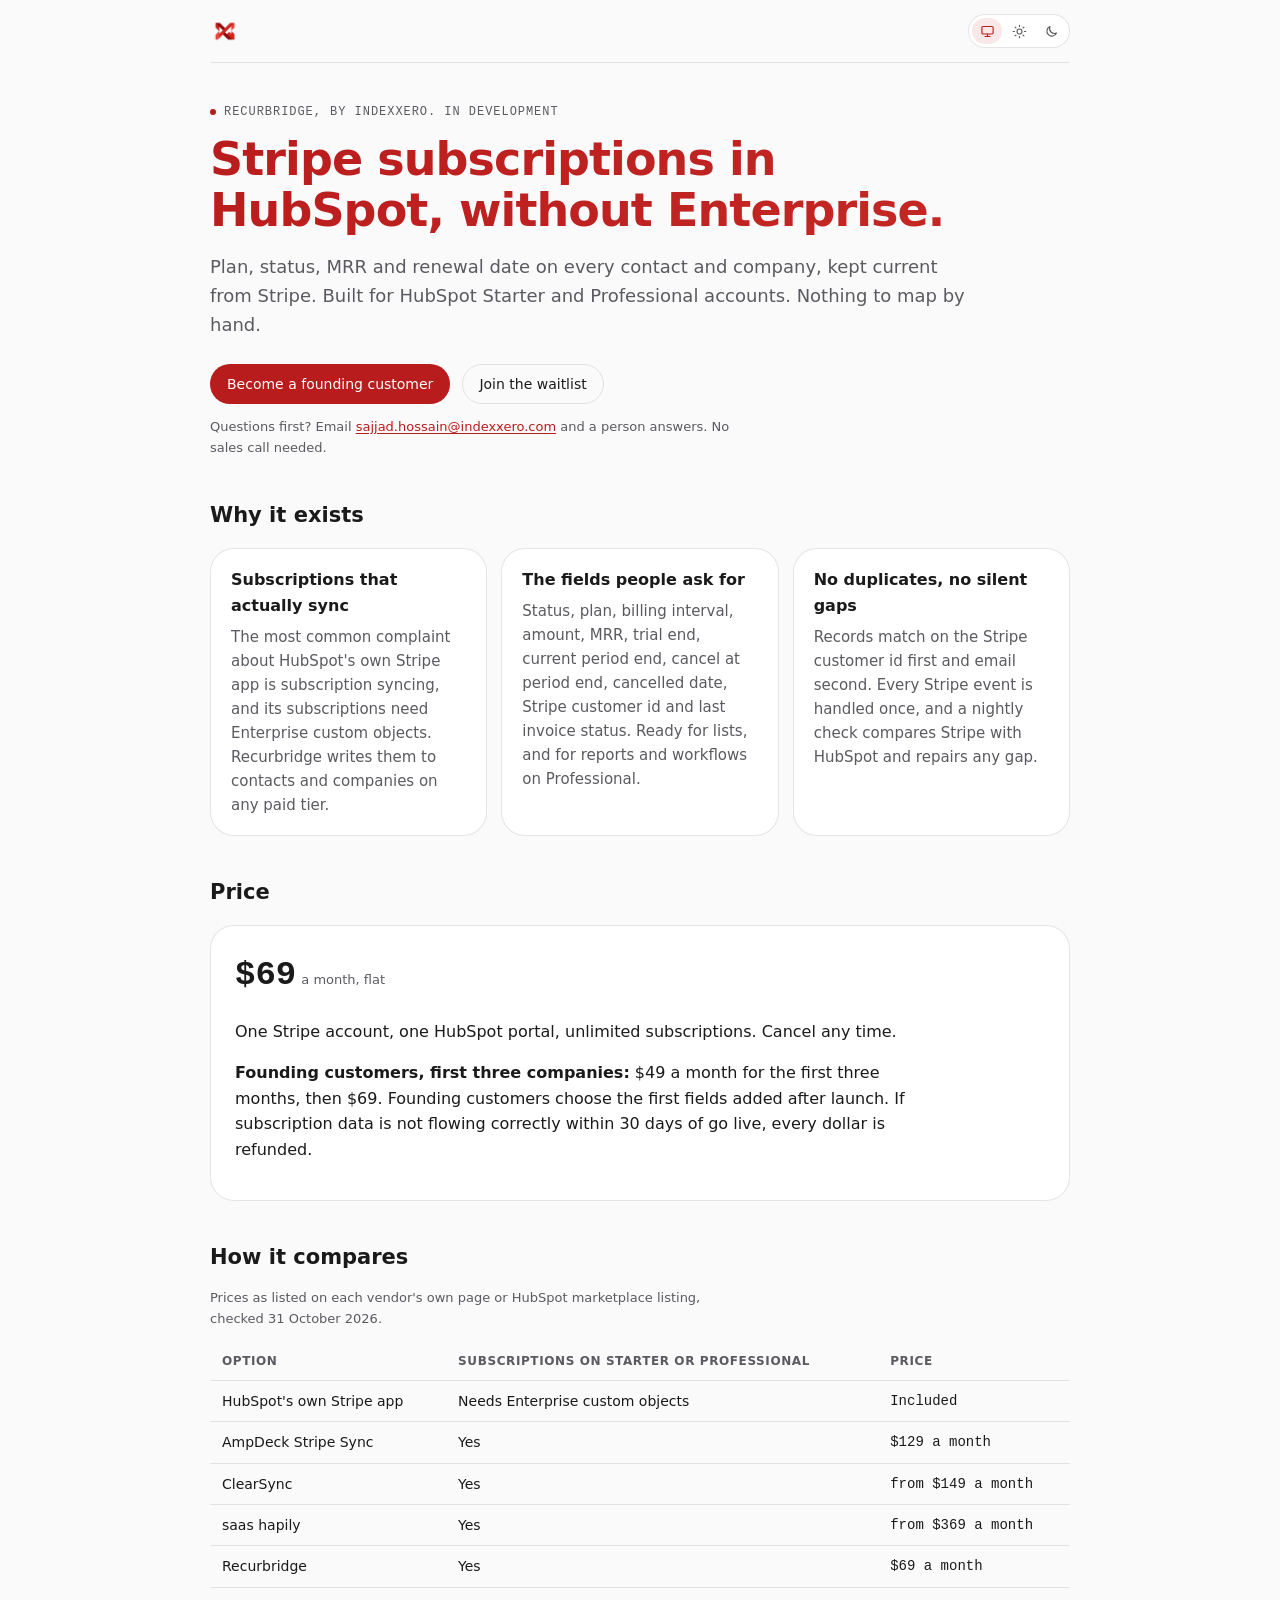
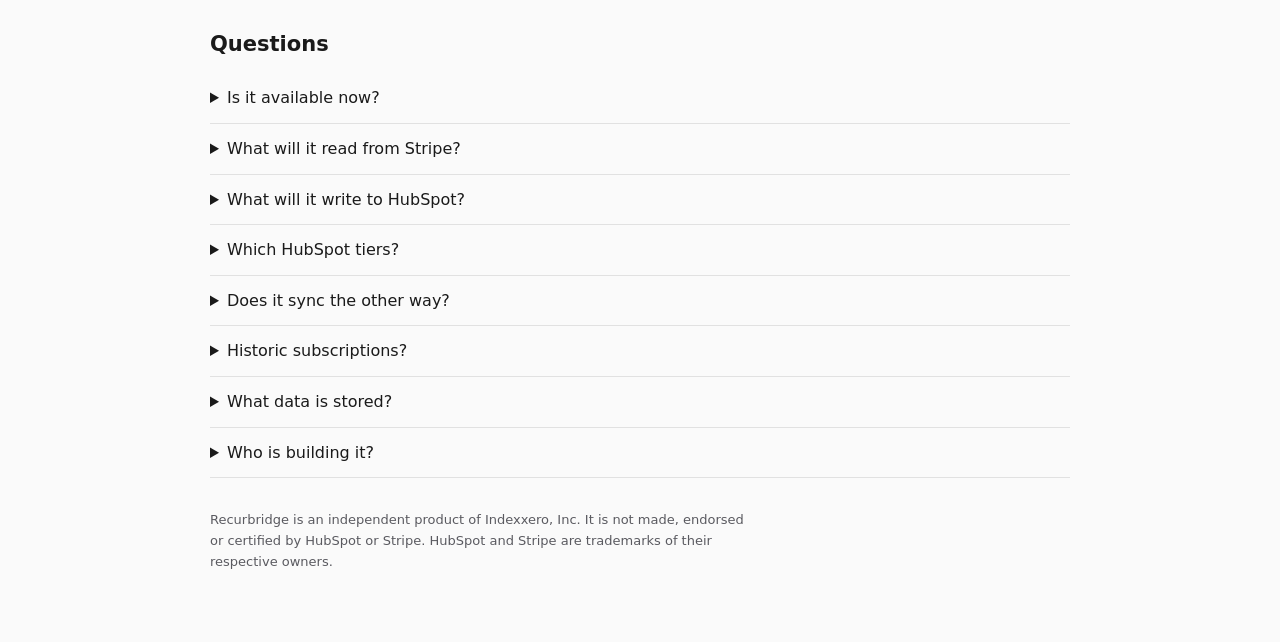
<file: recurbridge/index.html>
<!doctype html>
<html lang="en">
<head>
<meta charset="utf-8">
<meta name="viewport" content="width=device-width, initial-scale=1, viewport-fit=cover">
<title>Recurbridge: Stripe subscriptions in HubSpot, without Enterprise</title>
<meta name="description" content="Plan, status, MRR and renewal date from Stripe on every HubSpot contact and company. For Starter and Professional accounts. In development, founding customers wanted.">
<meta name="robots" content="noindex">
<link rel="canonical" href="https://measure.indexxero.com/recurbridge/">
<meta property="og:type" content="website">
<meta property="og:site_name" content="Indexxero">
<meta property="og:title" content="Recurbridge: Stripe subscriptions in HubSpot, without Enterprise">
<meta property="og:description" content="Plan, status, MRR and renewal date from Stripe on every HubSpot contact and company. For Starter and Professional accounts.">
<meta property="og:url" content="https://measure.indexxero.com/recurbridge/">
<meta property="og:image" content="https://measure.indexxero.com/og-indexxero.png">
<meta name="twitter:card" content="summary_large_image">
<link rel="icon" href="data:,">
<style>
:root{--ix-width:860px;}
body{line-height:1.6;margin:0;padding-left:max(16px,env(safe-area-inset-left,0px));padding-right:max(16px,env(safe-area-inset-right,0px));padding-block:0 56px}
.wrap{max-width:860px;margin:0 auto}
.eyebrow{font-family:var(--font-mono);font-size:12px;letter-spacing:.08em;text-transform:uppercase;color:var(--color-text-secondary);margin:40px 0 0}
h1{font-weight:600;font-size:clamp(30px,5.2vw,46px);line-height:1.1;margin:12px 0 14px;text-wrap:balance}
h2{font-weight:600;font-size:21px;margin:40px 0 12px}
p,li{max-width:66ch}
.lead{font-size:18px;color:var(--color-text-secondary)}
.cta{display:flex;flex-wrap:wrap;gap:12px;margin:24px 0 8px}
.cta a{text-decoration:none}
.small{font-size:13px;color:var(--color-text-secondary)}
.grid{display:grid;grid-template-columns:repeat(auto-fit,minmax(240px,1fr));gap:14px;margin:16px 0}
.card{padding:18px 20px;transition:transform .2s ease,box-shadow .2s ease}
.card:hover{transform:translateY(-2px);box-shadow:0 24px 60px -40px rgba(0,0,0,0.85)}
.card h3{font-size:16px;margin:0 0 6px}
.card p{margin:0;font-size:15px;color:var(--color-text-secondary)}
.price{padding:22px 24px;margin:16px 0}
.price .amount{font-family:var(--font-mono);font-size:34px;font-weight:600}
.scroll{overflow-x:auto;margin:12px 0}
table{border-collapse:collapse;width:100%;font-size:14px;min-width:560px}
th,td{padding:9px 12px;border-bottom:1px solid var(--color-border);text-align:left}
th{font-size:12px;letter-spacing:.05em;text-transform:uppercase;color:var(--color-text-secondary);font-weight:600}
td.n{font-family:var(--font-mono);white-space:nowrap}
details{border-bottom:1px solid var(--color-border);padding:12px 0}
summary{cursor:pointer;font-weight:500}
details p{color:var(--color-text-secondary);margin:8px 0 0}
code{font-size:13px}
</style>
<link rel="stylesheet" href="/assets/theme.css">
<script src="/assets/theme.js"></script>
</head>
<body class="ix-page">
<div class="ix-bar"><a class="ix-logo" href="/what-we-do.html" aria-label="Indexxero"><img src="/assets/logo-red.png" alt="Indexxero" width="30" height="30"></a><div class="ix-toggle" role="group" aria-label="Colour theme"><button type="button" data-mode="system" aria-pressed="false" aria-label="Follow the device setting" title="Follow the device setting"><svg viewBox="0 0 24 24" aria-hidden="true"><rect x="3" y="4" width="18" height="12" rx="2"/><path d="M8 20h8M12 16v4"/></svg></button><button type="button" data-mode="light" aria-pressed="false" aria-label="Light theme" title="Light theme"><svg viewBox="0 0 24 24" aria-hidden="true"><circle cx="12" cy="12" r="4"/><path d="M12 2v2M12 20v2M4.9 4.9l1.4 1.4M17.7 17.7l1.4 1.4M2 12h2M20 12h2M4.9 19.1l1.4-1.4M17.7 6.3l1.4-1.4"/></svg></button><button type="button" data-mode="dark" aria-pressed="false" aria-label="Dark theme" title="Dark theme"><svg viewBox="0 0 24 24" aria-hidden="true"><path d="M20 14.5A8 8 0 0 1 9.5 4a8 8 0 1 0 10.5 10.5z"/></svg></button></div></div>
<div class="wrap">

<p class="eyebrow ix-dot">Recurbridge, by Indexxero. In development</p>
<h1 class="text-gradient-red">Stripe subscriptions in HubSpot, without Enterprise.</h1>
<p class="lead">Plan, status, MRR and renewal date on every contact and company, kept current from Stripe. Built for HubSpot Starter and Professional accounts. Nothing to map by hand.</p>

<div class="cta">
<a class="ix-btn" href="mailto:sajjad.hossain@indexxero.com?subject=Recurbridge%20founding%20customer&amp;body=Company%3A%0AHubSpot%20tier%3A%0AActive%20Stripe%20subscriptions%20(roughly)%3A%0AFields%20that%20matter%20most%3A%0A">Become a founding customer</a>
<a class="ix-btn ix-btn-secondary" href="mailto:sajjad.hossain@indexxero.com?subject=Recurbridge%20waitlist">Join the waitlist</a>
</div>
<p class="small">Questions first? Email <a href="mailto:sajjad.hossain@indexxero.com">sajjad.hossain@indexxero.com</a> and a person answers. No sales call needed.</p>

<h2>Why it exists</h2>
<div class="grid">
<div class="ix-panel card" data-ix-reveal><h3>Subscriptions that actually sync</h3><p>The most common complaint about HubSpot's own Stripe app is subscription syncing, and its subscriptions need Enterprise custom objects. Recurbridge writes them to contacts and companies on any paid tier.</p></div>
<div class="ix-panel card" data-ix-reveal><h3>The fields people ask for</h3><p>Status, plan, billing interval, amount, MRR, trial end, current period end, cancel at period end, cancelled date, Stripe customer id and last invoice status. Ready for lists, and for reports and workflows on Professional.</p></div>
<div class="ix-panel card" data-ix-reveal><h3>No duplicates, no silent gaps</h3><p>Records match on the Stripe customer id first and email second. Every Stripe event is handled once, and a nightly check compares Stripe with HubSpot and repairs any gap.</p></div>
</div>

<h2>Price</h2>
<div class="ix-panel price" data-ix-reveal>
<div><span class="amount">$69</span> <span class="small">a month, flat</span></div>
<p>One Stripe account, one HubSpot portal, unlimited subscriptions. Cancel any time.</p>
<p><strong>Founding customers, first three companies:</strong> $49 a month for the first three months, then $69. Founding customers choose the first fields added after launch. If subscription data is not flowing correctly within 30 days of go live, every dollar is refunded.</p>
</div>

<h2>How it compares</h2>
<p class="small">Prices as listed on each vendor's own page or HubSpot marketplace listing, checked 31 October 2026.</p>
<div class="scroll">
<table>
<thead><tr><th>Option</th><th>Subscriptions on Starter or Professional</th><th>Price</th></tr></thead>
<tbody>
<tr><td>HubSpot's own Stripe app</td><td>Needs Enterprise custom objects</td><td class="n">Included</td></tr>
<tr><td>AmpDeck Stripe Sync</td><td>Yes</td><td class="n">$129 a month</td></tr>
<tr><td>ClearSync</td><td>Yes</td><td class="n">from $149 a month</td></tr>
<tr><td>saas hapily</td><td>Yes</td><td class="n">from $369 a month</td></tr>
<tr><td>Recurbridge</td><td>Yes</td><td class="n">$69 a month</td></tr>
</tbody>
</table>
</div>

<h2>Questions</h2>
<details><summary>Is it available now?</summary><p>Not yet. It is being built with its first few founding customers, with a planned start in January 2027. No company uses it today, which is why the founding offer exists.</p></details>
<details><summary>What will it read from Stripe?</summary><p>Customers, subscriptions, subscription items, prices and invoice status, through a restricted key with read access to those objects only. It never sees card numbers.</p></details>
<details><summary>What will it write to HubSpot?</summary><p>Properties on contacts and companies for the fields above, and optionally one deal per subscription in a pipeline of the customer's choosing. It connects through HubSpot sign in with the fewest permissions needed and never deletes HubSpot records.</p></details>
<details><summary>Which HubSpot tiers?</summary><p>Starter, Professional and Enterprise. Reports and workflows on the synced fields need Professional, as with any HubSpot property. It does not require HubSpot payments.</p></details>
<details><summary>Does it sync the other way?</summary><p>No. Stripe stays the source of truth. One direction keeps the data trustworthy.</p></details>
<details><summary>Historic subscriptions?</summary><p>Yes. The first run fills in every active, trialing, past due and recently cancelled subscription.</p></details>
<details><summary>What data is stored?</summary><p>Only Stripe ids, HubSpot ids and the subscription fields above, encrypted in transit and at rest. Disconnecting the app in HubSpot or rolling the Stripe key ends access, and stored data is deleted within 30 days.</p></details>
<details><summary>Who is building it?</summary><p>Sajjad Hossain, a software engineer and founder in Dallas, Texas.</p></details>

<p class="small" style="margin-top:32px">Recurbridge is an independent product of Indexxero, Inc. It is not made, endorsed or certified by HubSpot or Stripe. HubSpot and Stripe are trademarks of their respective owners.</p>
</div>
</body>
</html>
</file>
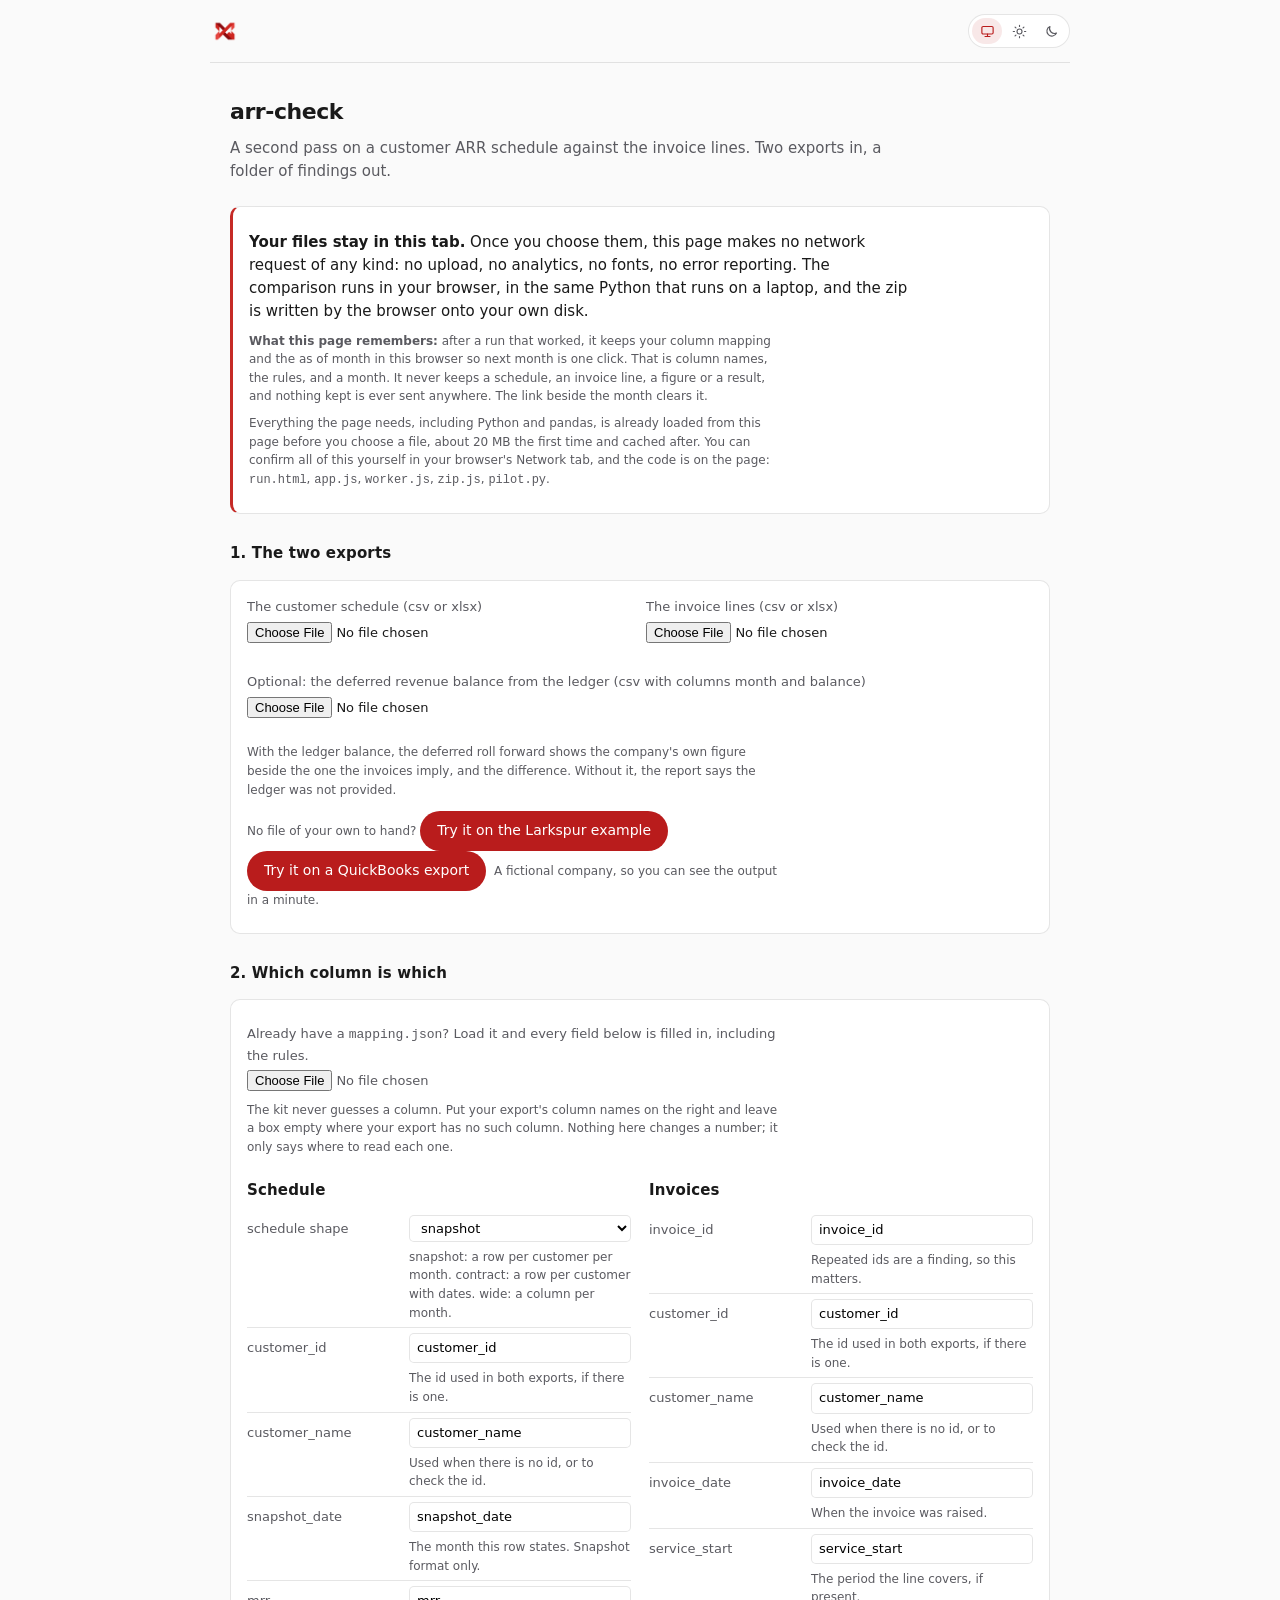
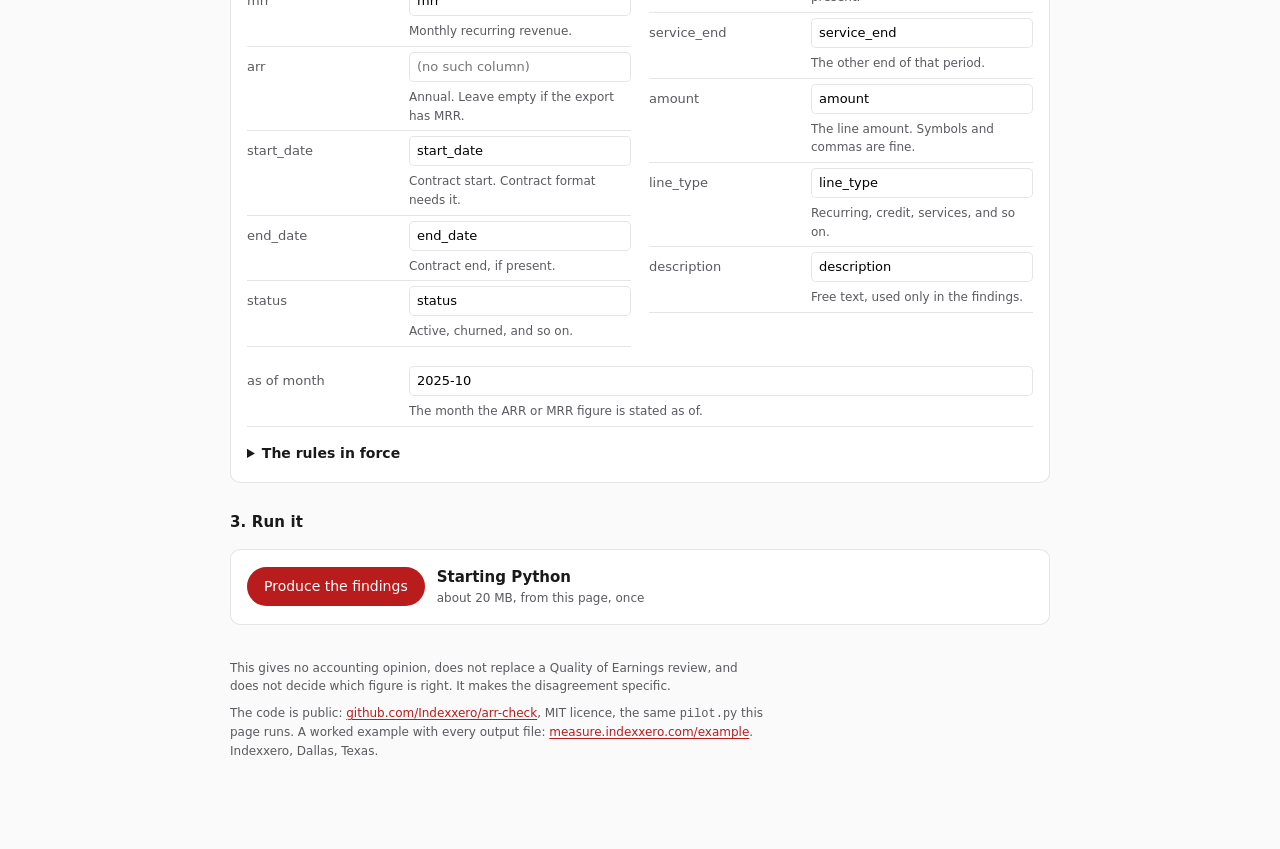
<file: run/index.html>
<!doctype html>
<html lang="en">
<head>
<meta charset="utf-8">
<meta name="viewport" content="width=device-width,initial-scale=1">
<meta name="robots" content="noindex">
<title>arr-check, in this tab</title>
<meta name="description" content="Compare a customer ARR schedule with the invoice lines, in the browser tab, nothing uploaded. From Indexxero.">
<link rel="icon" href="/favicon.ico">
<style>
:root{--fg:var(--color-foreground);--mute:var(--color-text-secondary);--line:var(--color-border);--bg:var(--color-background);--panel:var(--color-surface);--accent:var(--color-accent);--ok:var(--color-positive);--warn:var(--color-warning);--bad:var(--color-danger);--ix-width:860px;}

  *{box-sizing:border-box}
  [hidden]{display:none !important}
  body{margin:0;font:15px/1.55 var(--font-sans);color:var(--fg);background:var(--bg)}
  main{max-width:860px;margin:0 auto;padding:32px 20px 80px}
  h1{font-size:22px;margin:0 0 6px}
  h2{font-size:15px;margin:28px 0 8px;letter-spacing:.01em}
  p{margin:8px 0;max-width:70ch}
  .sub{color:var(--mute);margin-bottom:22px}
  .panel{background:var(--panel);border:1px solid var(--line);border-radius:10px;padding:16px;margin:14px 0}
  .privacy{border-left:3px solid var(--accent)}
  .privacy strong{font-weight:600}
  .row{display:flex;flex-wrap:wrap;gap:12px;align-items:center}
  .filebox{flex:1 1 300px;min-width:260px}
  label.file{display:block;font-size:13px;color:var(--mute);margin-bottom:4px}
  input[type=file]{width:100%;font:inherit;font-size:13px}
  .name{font-size:12px;color:var(--accent);min-height:16px;word-break:break-all}
  button,a.btn{font:inherit;padding:9px 16px;border:1px solid var(--line);border-radius:7px;background:var(--color-surface-2);color:var(--fg);cursor:pointer;text-decoration:none;display:inline-block}
  button:disabled{opacity:.45;cursor:not-allowed}
  button.primary{background:var(--ix-fill);color:var(--color-on-primary);border-color:var(--ix-fill);font-weight:600}
  #status{font-weight:600}
  #statusDetail,.h{color:var(--mute);font-size:12px}
  .maprow{display:grid;grid-template-columns:150px 1fr;gap:6px 12px;align-items:baseline;padding:5px 0;border-bottom:1px solid var(--color-border)}
  .maprow .k{font-size:13px;color:var(--mute)}
  .maprow .h{grid-column:2}
  .maprow input,.maprow select{font:inherit;font-size:13px;padding:4px 7px;border:1px solid var(--line);border-radius:5px;width:100%;background:var(--color-surface)}
  details>summary{cursor:pointer;font-size:14px;font-weight:600;padding:2px 0}
  pre{white-space:pre-wrap;word-break:break-word;background:var(--color-surface-2);border:1px solid var(--line);border-radius:8px;padding:12px;font:12.5px/1.5 var(--font-mono);max-height:460px;overflow:auto}
  #error{color:var(--color-danger);background:var(--color-accent-soft);border-color:var(--color-danger)}
  .cols{display:grid;grid-template-columns:1fr 1fr;gap:18px}
  @media (max-width:660px){.cols{grid-template-columns:1fr}.maprow{grid-template-columns:1fr}.maprow .h{grid-column:1}}
</style>
<link rel="stylesheet" href="/assets/theme.css">
<script src="/assets/theme.js"></script>
</head>
<body class="ix-page">
<div class="ix-bar"><a class="ix-logo" href="/what-we-do.html" aria-label="Indexxero"><img src="/assets/logo-red.png" alt="Indexxero" width="30" height="30"></a><div class="ix-toggle" role="group" aria-label="Colour theme"><button type="button" data-mode="system" aria-pressed="false" aria-label="Follow the device setting" title="Follow the device setting"><svg viewBox="0 0 24 24" aria-hidden="true"><rect x="3" y="4" width="18" height="12" rx="2"/><path d="M8 20h8M12 16v4"/></svg></button><button type="button" data-mode="light" aria-pressed="false" aria-label="Light theme" title="Light theme"><svg viewBox="0 0 24 24" aria-hidden="true"><circle cx="12" cy="12" r="4"/><path d="M12 2v2M12 20v2M4.9 4.9l1.4 1.4M17.7 17.7l1.4 1.4M2 12h2M20 12h2M4.9 19.1l1.4-1.4M17.7 6.3l1.4-1.4"/></svg></button><button type="button" data-mode="dark" aria-pressed="false" aria-label="Dark theme" title="Dark theme"><svg viewBox="0 0 24 24" aria-hidden="true"><path d="M20 14.5A8 8 0 0 1 9.5 4a8 8 0 1 0 10.5 10.5z"/></svg></button></div></div>
<main>
  <h1>arr-check</h1>
  <p class="sub">A second pass on a customer ARR schedule against the invoice lines. Two exports in, a folder of findings out.</p>

  <div class="panel privacy">
    <p><strong>Your files stay in this tab.</strong> Once you choose them, this page makes no network request of any kind: no upload, no analytics, no fonts, no error reporting. The comparison runs in your browser, in the same Python that runs on a laptop, and the zip is written by the browser onto your own disk.</p>
    <p class="h"><strong>What this page remembers:</strong> after a run that worked, it keeps your column mapping and the as of month in this browser so next month is one click. That is column names, the rules, and a month. It never keeps a schedule, an invoice line, a figure or a result, and nothing kept is ever sent anywhere. The link beside the month clears it.</p>
    <p class="h">Everything the page needs, including Python and pandas, is already loaded from this page before you choose a file, about 20 MB the first time and cached after. You can confirm all of this yourself in your browser's Network tab, and the code is on the page: <code>run.html</code>, <code>app.js</code>, <code>worker.js</code>, <code>zip.js</code>, <code>pilot.py</code>.</p>
  </div>

  <h2>1. The two exports</h2>
  <div class="panel">
    <div class="row">
      <div class="filebox">
        <label class="file" for="schedule">The customer schedule (csv or xlsx)</label>
        <input type="file" id="schedule" accept=".csv,.xlsx,.xls">
        <div class="name" id="scheduleName"></div>
      </div>
      <div class="filebox">
        <label class="file" for="invoices">The invoice lines (csv or xlsx)</label>
        <input type="file" id="invoices" accept=".csv,.xlsx,.xls">
        <div class="name" id="invoicesName"></div>
      </div>
      <div class="filebox">
        <label class="file" for="glfile">Optional: the deferred revenue balance from the ledger (csv with columns month and balance)</label>
        <input type="file" id="glfile" accept=".csv">
        <div class="name" id="glName"></div>
      </div>
    </div>
    <p class="h">With the ledger balance, the deferred roll forward shows the company's own figure beside the one the invoices imply, and the difference. Without it, the report says the ledger was not provided.</p>
    <p class="h" style="margin-top:12px">No file of your own to hand? <button id="example" type="button">Try it on the Larkspur example</button>
      <button id="exampleQb" type="button">Try it on a QuickBooks export</button> &nbsp;A fictional company, so you can see the output in a minute.</p>
  </div>

  <h2>2. Which column is which</h2>
  <div class="panel">
    <p class="h" style="margin-bottom:10px">
      <label class="file" for="mapfile" style="display:inline">Already have a <code>mapping.json</code>? Load it and every field below is filled in, including the rules.</label>
      <input type="file" id="mapfile" accept=".json" style="margin-top:4px">
      <span class="name" id="mapfileName"></span>
    </p>
    <p class="h">The kit never guesses a column. Put your export's column names on the right and leave a box empty where your export has no such column. Nothing here changes a number; it only says where to read each one.</p>
    <div class="cols">
      <div><h2 style="margin-top:14px">Schedule</h2><div id="map-schedule"></div></div>
      <div><h2 style="margin-top:14px">Invoices</h2><div id="map-invoices"></div></div>
    </div>
    <div class="maprow" style="margin-top:14px">
      <span class="k">as of month</span>
      <input id="asof" value="2025-10" placeholder="YYYY-MM" spellcheck="false">
      <span class="h">The month the ARR or MRR figure is stated as of.</span>
    </div>
    <p class="h" style="margin-top:10px">
      <span id="savedNote"></span>
      <a href="#" id="clearSaved" hidden>clear saved mapping</a>
    </p>
    <details style="margin-top:14px">
      <summary>The rules in force</summary>
      <p class="h">Which line types count as recurring, as credits and as one off, and the tolerance. These decide what "supported" means, so they are shown rather than hidden, and they are not editable here: they come from the mapping file and changing one changes every figure. Load your own <code>mapping.json</code> above to use yours.</p>
      <pre id="rulesView" style="max-height:220px"></pre>
    </details>
  </div>

  <h2>3. Run it</h2>
  <div class="panel">
    <div class="row">
      <button id="run" class="primary" type="button">Produce the findings</button>
      <a id="download" class="btn" hidden>Download the zip</a>
      <div><span id="status">Ready</span><div id="statusDetail"></div></div>
    </div>
    <pre id="error" hidden></pre>
  </div>

  <div id="reportWrap" hidden>
    <h2>report.md</h2>
    <p class="h">The same file as in the zip, which also holds the other twelve output files, <code>receipt.json</code> (the hashes of inputs, code and outputs, so the run can be verified on any laptop) and <code>mapping-used.json</code> (the mapping this run used).</p>
    <pre id="report"></pre>
    <details><summary>What the run printed</summary><pre id="printed"></pre></details>
  </div>

  <p class="h" style="margin-top:34px">This gives no accounting opinion, does not replace a Quality of Earnings review, and does not decide which figure is right. It makes the disagreement specific.</p>
  <p class="h">The code is public: <a href="https://github.com/Indexxero/arr-check">github.com/Indexxero/arr-check</a>, MIT licence, the same <code>pilot.py</code> this page runs. A worked example with every output file: <a href="/example">measure.indexxero.com/example</a>. Indexxero, Dallas, Texas.</p>
</main>
<script type="module" src="./app.js"></script>
</body>
</html>
</file>
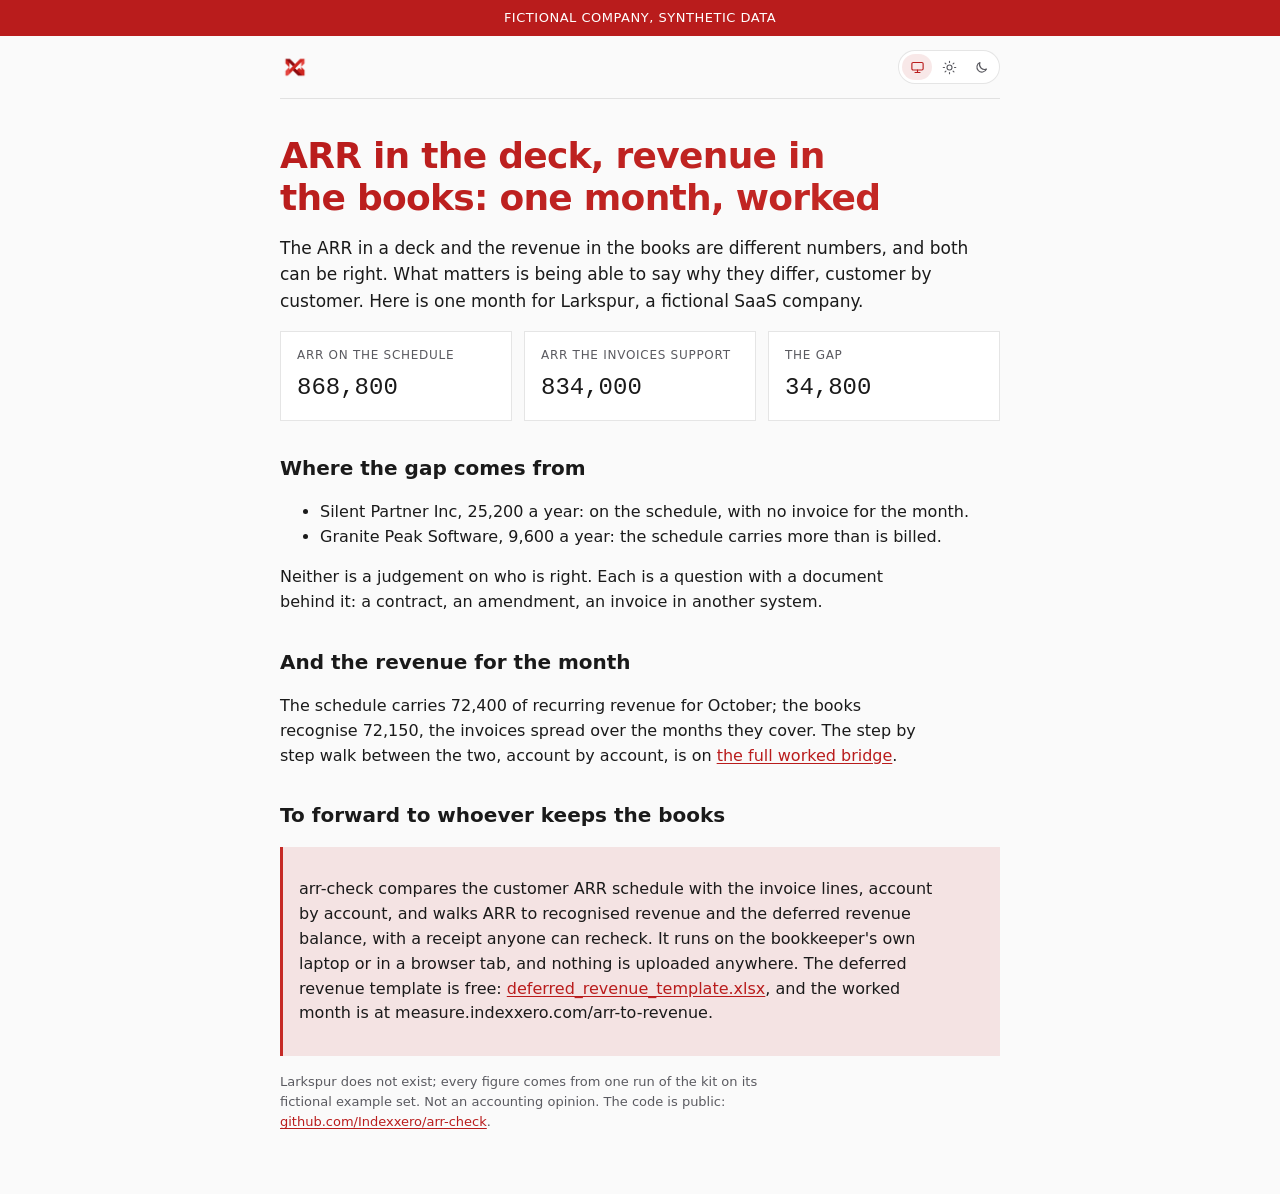
<file: arr-to-revenue/for-founders/index.html>
<!doctype html>
<html lang="en">
<head>
<meta charset="utf-8">
<meta name="viewport" content="width=device-width, initial-scale=1, viewport-fit=cover">
<title>ARR in the deck, revenue in the books: one month, worked</title>
<meta name="description" content="For a SaaS founder: why reported ARR, the ARR the invoices support and the revenue recognised differ, worked on one fictional month, with a free deferred revenue template.">
<meta name="robots" content="noindex">
<link rel="canonical" href="https://measure.indexxero.com/arr-to-revenue/for-founders/">
<meta property="og:type" content="website">
<meta property="og:site_name" content="Indexxero">
<meta property="og:title" content="ARR in the deck, revenue in the books: one month, worked">
<meta property="og:description" content="For a SaaS founder: why reported ARR, the ARR the invoices support and the revenue recognised differ, worked on one fictional month, with a free deferred revenue template.">
<meta property="og:url" content="https://measure.indexxero.com/arr-to-revenue/for-founders/">
<meta property="og:image" content="https://measure.indexxero.com/og-indexxero.png">
<meta name="twitter:card" content="summary_large_image">
<meta name="twitter:title" content="ARR in the deck, revenue in the books: one month, worked">
<meta name="twitter:description" content="For a SaaS founder: why reported ARR, the ARR the invoices support and the revenue recognised differ, worked on one fictional month, with a free deferred revenue template.">
<meta name="twitter:image" content="https://measure.indexxero.com/og-indexxero.png">
<link rel="icon" href="data:,">
<style>
:root{--bg:var(--color-background);--paper:var(--color-surface);--fg:var(--color-foreground);--muted:var(--color-text-secondary);--line:var(--color-border);--accent:var(--color-accent);--accent-soft:var(--color-accent-soft);--ok:var(--color-positive);--warn:var(--color-warning);--flag:var(--color-danger);--display:var(--font-sans);--body:var(--font-sans);--mono:var(--font-mono);--ix-width:720px;}
.downloads{background:var(--color-surface);border:1px solid var(--color-border);border-radius:24px}
.scroll{background:var(--color-surface);border:1px solid var(--color-border);border-radius:24px}
.downloads{transition:transform .2s ease,box-shadow .2s ease,border-color .2s ease}.downloads:hover{transform:translateY(-2px);box-shadow:0 24px 60px -40px rgba(0,0,0,0.85)}

body{background:var(--bg);color:var(--fg);font-family:var(--body);line-height:1.55;margin:0;padding-left:max(16px,env(safe-area-inset-left,0px));padding-right:max(16px,env(safe-area-inset-right,0px));padding-block:0 48px}
.banner{background:var(--ix-fill);color:var(--color-on-primary);font-size:13px;letter-spacing:.04em;text-transform:uppercase;text-align:center;padding:8px 12px;margin:0 calc(-1 * max(16px,env(safe-area-inset-left,0px)))}
.wrap{max-width:720px;margin:0 auto}
h1{font-family:var(--display);font-weight:600;font-size:clamp(26px,4.5vw,36px);line-height:1.15;margin:36px 0 12px;text-wrap:balance}
h2{font-family:var(--display);font-weight:600;font-size:20px;margin:32px 0 10px}
p,li{max-width:64ch}
.lead{font-size:17px}
.three{display:grid;grid-template-columns:repeat(auto-fit,minmax(180px,1fr));gap:12px;margin:16px 0}
.tile{background:var(--paper);border:1px solid var(--line);padding:14px 16px}
.tile .k{font-size:12px;letter-spacing:.06em;text-transform:uppercase;color:var(--muted)}
.tile .v{font-family:var(--mono);font-size:24px;margin-top:4px;font-variant-numeric:tabular-nums}
.forward{background:var(--accent-soft);border-left:3px solid var(--accent);padding:14px 16px;margin:16px 0}
a{color:var(--accent)}
.small{font-size:13px;color:var(--muted)}
</style>
<link rel="stylesheet" href="/assets/theme.css">
<script src="/assets/theme.js"></script>
</head>
<body class="ix-page">
<div class="banner">Fictional company, synthetic data</div>
<div class="ix-bar"><a class="ix-logo" href="/what-we-do.html" aria-label="Indexxero"><img src="/assets/logo-red.png" alt="Indexxero" width="30" height="30"></a><div class="ix-toggle" role="group" aria-label="Colour theme"><button type="button" data-mode="system" aria-pressed="false" aria-label="Follow the device setting" title="Follow the device setting"><svg viewBox="0 0 24 24" aria-hidden="true"><rect x="3" y="4" width="18" height="12" rx="2"/><path d="M8 20h8M12 16v4"/></svg></button><button type="button" data-mode="light" aria-pressed="false" aria-label="Light theme" title="Light theme"><svg viewBox="0 0 24 24" aria-hidden="true"><circle cx="12" cy="12" r="4"/><path d="M12 2v2M12 20v2M4.9 4.9l1.4 1.4M17.7 17.7l1.4 1.4M2 12h2M20 12h2M4.9 19.1l1.4-1.4M17.7 6.3l1.4-1.4"/></svg></button><button type="button" data-mode="dark" aria-pressed="false" aria-label="Dark theme" title="Dark theme"><svg viewBox="0 0 24 24" aria-hidden="true"><path d="M20 14.5A8 8 0 0 1 9.5 4a8 8 0 1 0 10.5 10.5z"/></svg></button></div></div>
<div class="wrap">
<h1 class="text-gradient-red">ARR in the deck, revenue in the books: one month, worked</h1>
<p class="lead">The ARR in a deck and the revenue in the books are different numbers, and both can be right. What matters is being able to say why they differ, customer by customer. Here is one month for Larkspur, a fictional SaaS company.</p>
<div class="three">
<div class="tile"><div class="k">ARR on the schedule</div><div class="v"><span data-src="arr_to_revenue.csv|recurring revenue on the schedule|amount|12">868,800</span></div></div>
<div class="tile"><div class="k">ARR the invoices support</div><div class="v"><span data-src="arr_to_revenue.csv|= supported by invoices|amount|12">834,000</span></div></div>
<div class="tile"><div class="k">The gap</div><div class="v"><span data-src="derived|schedule less supported|amount|12">34,800</span></div></div>
</div>
<h2>Where the gap comes from</h2>
<ul>
<li>Silent Partner Inc, <span data-src="accounts.csv|F-007|asof_unresolved_mrr|12">25,200</span> a year: on the schedule, with no invoice for the month.</li>
<li>Granite Peak Software, <span data-src="accounts.csv|F-002|asof_unresolved_mrr|12">9,600</span> a year: the schedule carries more than is billed.</li>
</ul>
<p>Neither is a judgement on who is right. Each is a question with a document behind it: a contract, an amendment, an invoice in another system.</p>
<h2>And the revenue for the month</h2>
<p>The schedule carries <span data-src="arr_to_revenue.csv|recurring revenue on the schedule|amount|1">72,400</span> of recurring revenue for October; the books recognise <span data-src="arr_to_revenue.csv|= recognised revenue, deferred_rollforward.csv|amount|1">72,150</span>, the invoices spread over the months they cover. The step by step walk between the two, account by account, is on <a href="../">the full worked bridge</a>.</p>
<h2>To forward to whoever keeps the books</h2>
<div class="forward">
<p>arr-check compares the customer ARR schedule with the invoice lines, account by account, and walks ARR to recognised revenue and the deferred revenue balance, with a receipt anyone can recheck. It runs on the bookkeeper's own laptop or in a browser tab, and nothing is uploaded anywhere. The deferred revenue template is free: <a href="../deferred_revenue_template.xlsx">deferred_revenue_template.xlsx</a>, and the worked month is at measure.indexxero.com/arr-to-revenue.</p>
</div>
<p class="small">Larkspur does not exist; every figure comes from one run of the kit on its fictional example set. Not an accounting opinion. The code is public: <a href="https://github.com/Indexxero/arr-check">github.com/Indexxero/arr-check</a>.</p>
</div>
</body>
</html>
</file>
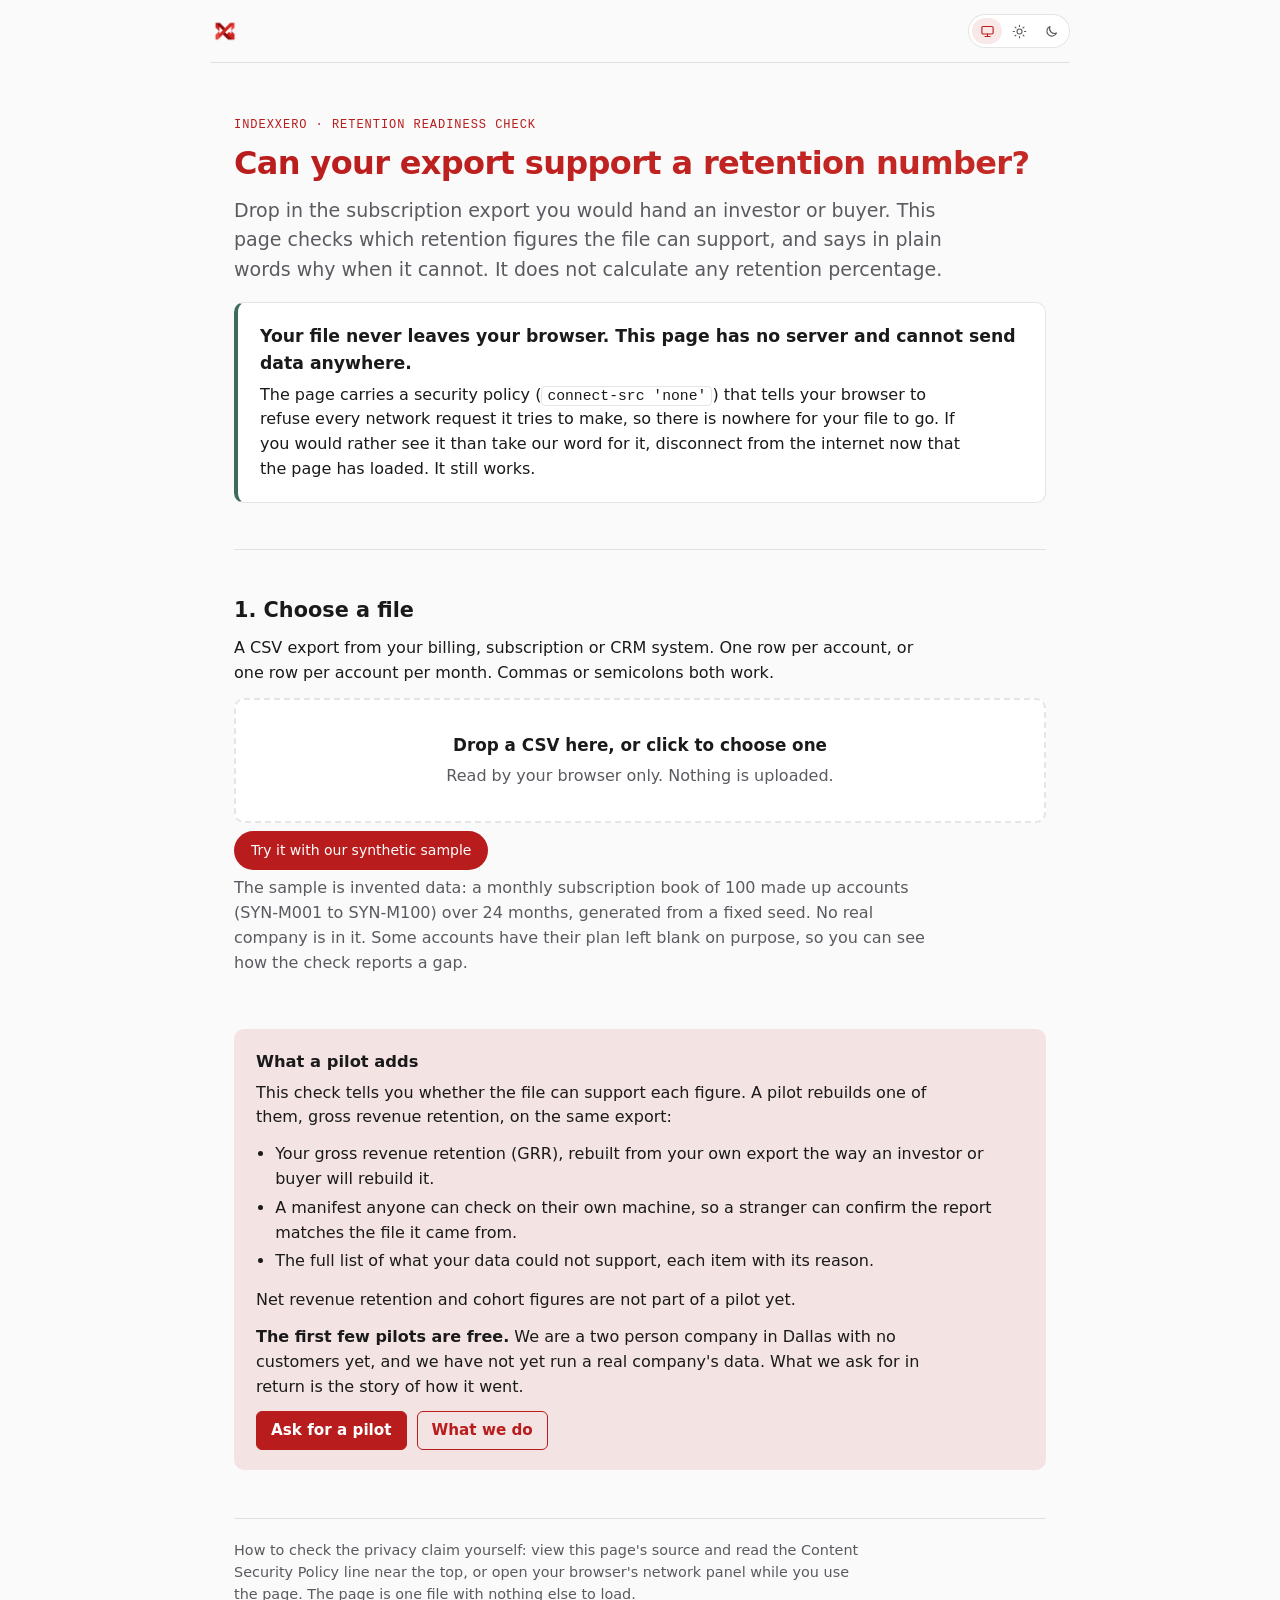
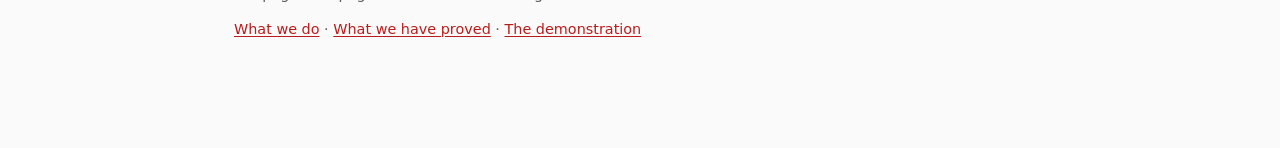
<file: check.html>
<!DOCTYPE html>
<html lang="en">
<head>
<meta charset="utf-8">
<meta http-equiv="Content-Security-Policy" content="default-src 'none'; script-src 'sha256-SQY4yc9M/aSboljaBrTnI/aiEYQhTBzk2QEUZoB8Y60=' 'sha256-vTFiwYdcFWJt66rkCmcHDM93p/a8aKczQ1BWsEcRSiA=' 'sha256-IZthPrMw08QWqdjOSG/sL5/iN8j2XlLsCFHIoZKIjAg='; style-src 'unsafe-inline'; img-src data:; connect-src 'none'; font-src 'none'; media-src 'none'; object-src 'none'; frame-src 'none'; worker-src 'none'; manifest-src 'none'; form-action 'none'; base-uri 'none'">
<meta name="viewport" content="width=device-width, initial-scale=1, viewport-fit=cover">
<meta name="description" content="A free check that runs in your browser. Drop in a subscription export and see which retention figures it can support, and why not when it cannot. Your file never leaves your browser.">
<link rel="canonical" href="https://measure.indexxero.com/check.html">
<meta property="og:type" content="website">
<meta property="og:site_name" content="Indexxero">
<meta property="og:title" content="Retention readiness check: can your export support the number?">
<meta property="og:description" content="Drop in a subscription export and see which retention figures it can support. Runs in your browser. Your file never leaves it.">
<meta property="og:url" content="https://measure.indexxero.com/check.html">
<meta property="og:image" content="https://measure.indexxero.com/og-indexxero.png">
<meta name="twitter:card" content="summary_large_image">
<meta name="twitter:image" content="https://measure.indexxero.com/og-indexxero.png">
<title>Retention readiness check</title>
<link rel="icon" type="image/png" href="[data-uri]">
<style>
:root{--plane:var(--color-background);--surface:var(--color-surface);--ink:var(--color-foreground);--ink-2:var(--color-text-secondary);--muted:var(--color-text-secondary);--grid:var(--color-border);--axis:var(--color-text-muted);--border:var(--color-border);--asof:var(--color-primary);--export:var(--color-info);--ok:var(--color-positive);--soft:var(--color-accent-soft);--shadow:none;--ix-width:860px;}
.card{background:var(--color-surface);border:1px solid var(--color-border);border-radius:24px}

  *{box-sizing:border-box}
  body{margin:0;background:var(--plane);color:var(--ink);font:16px/1.55 var(--font-sans)}
  .wrap{max-width:860px;margin:0 auto;padding:0 16px 96px}
  @media (min-width:640px){ .wrap{padding:0 24px 96px} }
  header{padding:56px 0 28px;border-bottom:1px solid var(--grid)}
  .eyebrow{font:500 12px/1 var(--font-mono);letter-spacing:.08em;text-transform:uppercase;color:var(--asof);margin:0 0 14px}
  h1{font-size:2rem;line-height:1.15;margin:0 0 14px;letter-spacing:-.01em;text-wrap:balance}
  h2{font-size:1.3rem;margin:44px 0 10px;text-wrap:balance}
  h3{font-size:1.02rem;margin:0 0 6px}
  p{margin:0 0 12px;max-width:70ch}
  .standfirst{font-size:19px;color:var(--ink-2);max-width:62ch}
  .muted{color:var(--muted)}
  a{color:var(--asof)}
  code{font:.92em var(--font-mono);background:var(--surface);border:1px solid var(--border);border-radius:4px;padding:1px 5px;overflow-wrap:anywhere}
  .card{background:var(--surface);border:1px solid var(--border);border-radius:10px;box-shadow:var(--shadow);padding:20px 22px;margin:18px 0}
  .card > :last-child{margin-bottom:0}
  .private{border-left:4px solid var(--ok)}
  .private strong{display:block;font-size:1.08rem;margin-bottom:6px}
  .btn{display:inline-block;background:var(--ix-fill);color:var(--color-on-primary);text-decoration:none;font:600 .95rem/1.2 var(--font-sans);padding:9px 14px;border-radius:6px;border:1px solid var(--asof);cursor:pointer}
  .btn.ghost{background:transparent;color:var(--asof)}
  .btn:focus-visible,select:focus-visible,.drop:focus-within{outline:2px solid var(--ink);outline-offset:2px}
  .row{display:flex;flex-wrap:wrap;gap:10px;align-items:center;margin:8px 0 6px}
  .toggle{position:fixed;top:14px;right:16px;font:12px var(--font-sans);border:1px solid var(--border);background:var(--surface);color:var(--ink-2);padding:6px 10px;border-radius:999px;cursor:pointer;z-index:2}
  .drop{display:flex;flex-direction:column;align-items:center;gap:6px;text-align:center;border:2px dashed var(--grid);border-radius:10px;padding:32px 16px;background:var(--surface);cursor:pointer}
  .drop.over{border-color:var(--asof);background:var(--soft)}
  .drop b{font-size:1.05rem}
  .drop input{position:absolute;width:1px;height:1px;opacity:0}
  #status{min-height:1.5em;color:var(--ink-2);margin-top:10px}
  .scroll{overflow-x:auto;-webkit-overflow-scrolling:touch}
  table{width:100%;border-collapse:collapse;font-size:.95rem}
  th,td{text-align:left;vertical-align:top;padding:10px 10px;border-bottom:1px solid var(--grid)}
  thead th{font:500 11px/1.2 var(--font-mono);letter-spacing:.06em;text-transform:uppercase;color:var(--muted)}
  tbody th{font-weight:600}
  td p{margin:0 0 6px} td p:last-child{margin:0}
  td.note{color:var(--ink-2);font-size:.88rem}
  select{font:inherit;font-size:.92rem;max-width:100%;padding:5px 8px;border:1px solid var(--border);border-radius:5px;background:var(--plane);color:var(--ink)}
  .verdict{display:inline-block;font:600 10px/1.3 var(--font-mono);letter-spacing:.08em;text-transform:uppercase;padding:4px 7px;border-radius:4px}
  .verdict.yes{color:var(--ok);background:color-mix(in srgb,var(--ok) 12%,transparent)}
  .verdict.no{color:var(--export);background:color-mix(in srgb,var(--export) 12%,transparent)}
  .flag{color:var(--export)}
  dl{margin:0;display:flex;flex-direction:column}
  .kvrow{display:flex;justify-content:space-between;gap:16px;padding:8px 0;border-bottom:1px solid var(--grid)}
  .kvrow dt{color:var(--ink-2)} .kvrow dd{margin:0;text-align:right;font-variant-numeric:tabular-nums}
  .warn{border:1px solid color-mix(in srgb,var(--export) 45%,transparent);background:color-mix(in srgb,var(--export) 7%,var(--surface));border-radius:10px;padding:18px 20px;margin:14px 0}
  .warn h3{color:var(--export)}
  .warn p:last-child{margin-bottom:0}
  .pilot{background:var(--soft);border:0}
  .pilot ul{margin:0 0 14px;padding-left:1.2rem} .pilot li{margin:4px 0}
  .orderwrap{display:flex;flex-wrap:wrap;gap:8px;align-items:center;margin:12px 0 0;font-size:.92rem;color:var(--ink-2)}
  footer{margin-top:48px;padding-top:20px;border-top:1px solid var(--grid);font-size:.9rem;color:var(--muted)}
  @media (max-width:640px){
    h1{font-size:1.6rem}
    .support thead{display:none}
    .support tr{display:block;padding:10px 0;border-bottom:1px solid var(--grid)}
    .support th,.support td{display:block;border:0;padding:4px 0}
    .kvrow{flex-direction:column;gap:2px} .kvrow dd{text-align:left}
    .map td.note{padding-top:0}
    .map tr{display:block;padding:8px 0;border-bottom:1px solid var(--grid)}
    .map th,.map td{display:block;border:0;padding:3px 0}
    .map thead{display:none}
  }
  @media (prefers-reduced-motion:reduce){ *{transition:none!important} }
</style>
<style>
/* measure.indexxero.com theme. Built by build_theme.py from indexxero.com's globals.css;
   the colour blocks, keyframes, card-lift and text-gradient-red below are copied from it as written. */

/* copied: dark, the default */
:root,
[data-theme="dark"],
.dark {

  --color-background:    #0B0B0D;
  --color-surface:       #141417;
  --color-surface-2:     #1B1B1F;
  --color-border:        rgba(255, 255, 255, 0.08);


  --color-foreground:     #F0F0F2;
  --color-text-secondary: #A8A8B0;
  --color-text-muted:     #6E6E78;


  --color-primary:        #DC4C47;
  --color-primary-hover:  #C52A26;
  --color-accent:         #E36C68;
  --color-accent-soft:    rgba(220, 76, 71, 0.14);
  --color-on-primary:     #FFFFFF;


  --color-danger:    #E5484D;
  --color-warning:   #C2783F;
  --color-positive:  #5E8B7E;
  --color-info:      #8A93A6;


  --accent-color:    var(--color-primary);
  --scrollbar-thumb: rgba(255, 255, 255, 0.12);
  --font-sans: 'Inter', ui-sans-serif, system-ui;
  --font-mono: 'Geist Mono', ui-monospace, SFMono-Regular;
}

/* copied: light */
[data-theme="light"],
:root.light {

  --color-background:    #FAFAFA;
  --color-surface:       #FFFFFF;
  --color-surface-2:     #F2F2F3;
  --color-border:        rgba(0, 0, 0, 0.10);


  --color-foreground:     #1A1A1A;
  --color-text-secondary: #5A5A60;
  --color-text-muted:     #8A8A92;


  --color-primary:        #B91C1C;
  --color-primary-hover:  #991B1B;
  --color-accent:         #C52A26;
  --color-accent-soft:    rgba(185, 28, 28, 0.10);
  --color-on-primary:     #FFFFFF;


  --color-danger:    #C0292E;
  --color-warning:   #9A5A2B;
  --color-positive:  #3F6B5E;
  --color-info:      #5A6478;


  --accent-color:    var(--color-primary);
  --scrollbar-thumb: rgba(0, 0, 0, 0.20);
}

/* System follows the device: the light block's body again when the device prefers light and no choice is stored */
@media (prefers-color-scheme: light) {
  :root:not([data-theme="dark"]) {

  --color-background:    #FAFAFA;
  --color-surface:       #FFFFFF;
  --color-surface-2:     #F2F2F3;
  --color-border:        rgba(0, 0, 0, 0.10);


  --color-foreground:     #1A1A1A;
  --color-text-secondary: #5A5A60;
  --color-text-muted:     #8A8A92;


  --color-primary:        #B91C1C;
  --color-primary-hover:  #991B1B;
  --color-accent:         #C52A26;
  --color-accent-soft:    rgba(185, 28, 28, 0.10);
  --color-on-primary:     #FFFFFF;


  --color-danger:    #C0292E;
  --color-warning:   #9A5A2B;
  --color-positive:  #3F6B5E;
  --color-info:      #5A6478;


  --accent-color:    var(--color-primary);
  --scrollbar-thumb: rgba(0, 0, 0, 0.20);
}
}
:root { color-scheme: dark; }
:root[data-theme="light"] { color-scheme: light; }
@media (prefers-color-scheme: light) { :root:not([data-theme="dark"]) { color-scheme: light; } }

/* the font stacks above name Inter and Geist Mono, which indexxero.com serves itself; this site does not
   download fonts, so each stack goes on to system faces and ends in its generic family */
:root { --font-sans: 'Inter', ui-sans-serif, system-ui, -apple-system, "Segoe UI", Roboto, Helvetica, Arial, sans-serif;
        --font-mono: 'Geist Mono', ui-monospace, SFMono-Regular, Menlo, Consolas, "Liberation Mono", monospace; }

/* a filled control's background: the theme's crimson, one step deeper in dark so white text on it keeps 4.5:1 */
:root { --ix-fill: var(--color-primary-hover); }
:root[data-theme="light"] { --ix-fill: var(--color-primary); }
@media (prefers-color-scheme: light) { :root:not([data-theme="dark"]) { --ix-fill: var(--color-primary); } }

/* copied: animations and utilities */
@keyframes pageIn {
  from { opacity: 0; transform: translateY(8px); }
  to   { opacity: 1; transform: translateY(0); }
}
@keyframes fadeUp {
  0% {
    opacity: 0;
    transform: translateY(14px);
  }
  100% {
    opacity: 1;
    transform: translateY(0);
  }
}
@keyframes pulseDot {
  0%, 100% { opacity: 1; transform: scale(1); }
  50%       { opacity: 0.6; transform: scale(0.85); }
}
.card-lift {
  transition: transform 0.2s ease, box-shadow 0.2s ease, border-color 0.2s ease;
}
.card-lift:hover {
  transform: translateY(-2px);
  box-shadow: 0 24px 60px -40px rgba(0,0,0,0.85);
}
.text-gradient-red {
  background: linear-gradient(135deg, var(--color-primary), var(--color-accent));
  -webkit-background-clip: text;
  -webkit-text-fill-color: transparent;
  background-clip: text;
}

/* shared components */
html { background: var(--color-background); }
body { background: var(--color-background); color: var(--color-foreground); font-family: var(--font-sans);
        -webkit-font-smoothing: antialiased; animation: pageIn 0.3s ease both;
        transition: background-color 0.2s ease, color 0.2s ease; }
a { color: var(--color-primary); text-underline-offset: 2px; }
a:hover { color: var(--color-primary-hover); }
:focus-visible { outline: 2px solid var(--color-primary); outline-offset: 2px; border-radius: 6px; }
::selection { background-color: var(--color-accent-soft); }
h1 { letter-spacing: -0.02em; }
code, pre, kbd, samp, .mono { font-family: var(--font-mono); }

.ix-bar { display: flex; align-items: center; justify-content: space-between; gap: 12px;
          max-width: var(--ix-width, 1080px); margin: 0 auto; padding: 14px 0; border-bottom: 1px solid var(--color-border); }
.ix-logo { display: inline-flex; align-items: center; border-radius: 10px; }
.ix-logo img { width: 30px; height: 30px; display: block; }
.ix-toggle { display: inline-flex; gap: 2px; padding: 3px; border: 1px solid var(--color-border);
             border-radius: 20px; background: var(--color-surface); }
.ix-toggle button { all: unset; box-sizing: border-box; display: inline-flex; align-items: center; justify-content: center;
                    width: 30px; height: 26px; border-radius: 20px; color: var(--color-text-secondary); cursor: pointer;
                    transition: background-color 0.2s ease, color 0.2s ease; }
.ix-toggle button:hover { color: var(--color-foreground); }
.ix-toggle button[aria-pressed="true"] { background: var(--color-accent-soft); color: var(--color-primary); }
.ix-toggle button:focus-visible { outline: 2px solid var(--color-primary); outline-offset: 1px; }
.ix-toggle svg { width: 15px; height: 15px; fill: none; stroke: currentColor; stroke-width: 1.8;
                 stroke-linecap: round; stroke-linejoin: round; }

.ix-btn, .ix-page button:not(.ix-toggle button) { font: inherit; font-size: 14px; font-weight: 500; padding: 8px 16px;
        border-radius: 20px; border: 1px solid transparent; background: var(--ix-fill); color: var(--color-on-primary);
        cursor: pointer; transition: background-color 0.2s ease, transform 0.2s ease; }
.ix-page button:not(.ix-toggle button):hover { filter: brightness(1.08); }
.ix-page button:not(.ix-toggle button):disabled { opacity: 0.5; cursor: default; }
.ix-btn-secondary { background: transparent; color: var(--color-foreground); border-color: var(--color-border); }
.ix-panel { background: var(--color-surface); border: 1px solid var(--color-border); border-radius: 24px; }
.ix-dot::before { content: ""; display: inline-block; width: 6px; height: 6px; margin-right: 8px; border-radius: 50%;
                  background: var(--color-primary); vertical-align: middle; animation: pulseDot 2s ease-in-out infinite; }

/* sections fade up as they scroll in; the class is added by theme.js, so without script everything simply shows */
.ix-reveal { opacity: 0; transform: translateY(14px); }
.ix-reveal.ix-in { animation: fadeUp 0.5s ease both; }

@media (prefers-reduced-motion: reduce) {
  *, *::before, *::after { animation: none !important; transition: none !important; scroll-behavior: auto !important; }
  .ix-reveal { opacity: 1 !important; transform: none !important; }
}
</style>
<script>
/* measure.indexxero.com theme: the System / Light / Dark choice and the fade up as sections scroll in.
   Built by build_theme.py. Same origin only; the choice is kept in this browser's storage, nowhere else. */
(function () {
  var KEY = "ix-theme", root = document.documentElement;
  function stored() { try { return localStorage.getItem(KEY) || "system"; } catch (e) { return "system"; } }
  function apply(mode) {
    if (mode === "light" || mode === "dark") root.setAttribute("data-theme", mode); else root.removeAttribute("data-theme");
    var bs = document.querySelectorAll(".ix-toggle button[data-mode]");
    for (var i = 0; i < bs.length; i++) bs[i].setAttribute("aria-pressed", bs[i].getAttribute("data-mode") === mode ? "true" : "false");
  }
  apply(stored());
  document.addEventListener("DOMContentLoaded", function () {
    apply(stored());
    var bs = document.querySelectorAll(".ix-toggle button[data-mode]");
    for (var i = 0; i < bs.length; i++) bs[i].addEventListener("click", function () {
      var m = this.getAttribute("data-mode");
      try { localStorage.setItem(KEY, m); } catch (e) {}
      apply(m);
      document.dispatchEvent(new CustomEvent("ix-theme", { detail: m }));   /* pages that draw charts redraw on it */
    });
    var still = window.matchMedia && window.matchMedia("(prefers-reduced-motion: reduce)").matches;
    if (still || !("IntersectionObserver" in window)) return;
    var io = new IntersectionObserver(function (es) {
      es.forEach(function (e) { if (e.isIntersecting) { e.target.classList.add("ix-in"); io.unobserve(e.target); } });
    }, { rootMargin: "0px 0px -40px 0px" });
    var ss = document.querySelectorAll("[data-ix-reveal]");
    for (var j = 0; j < ss.length; j++) {
      var r = ss[j].getBoundingClientRect();
      if (r.top < window.innerHeight) continue;          /* already on screen: no fade, nothing hidden */
      ss[j].classList.add("ix-reveal"); io.observe(ss[j]);
    }
  });
})();
</script>
</head>
<body class="ix-page">
<div class="ix-bar"><a class="ix-logo" href="/what-we-do.html" aria-label="Indexxero"><img src="[data-uri]" alt="Indexxero" width="30" height="30"></a><div class="ix-toggle" role="group" aria-label="Colour theme"><button type="button" data-mode="system" aria-pressed="false" aria-label="Follow the device setting" title="Follow the device setting"><svg viewBox="0 0 24 24" aria-hidden="true"><rect x="3" y="4" width="18" height="12" rx="2"/><path d="M8 20h8M12 16v4"/></svg></button><button type="button" data-mode="light" aria-pressed="false" aria-label="Light theme" title="Light theme"><svg viewBox="0 0 24 24" aria-hidden="true"><circle cx="12" cy="12" r="4"/><path d="M12 2v2M12 20v2M4.9 4.9l1.4 1.4M17.7 17.7l1.4 1.4M2 12h2M20 12h2M4.9 19.1l1.4-1.4M17.7 6.3l1.4-1.4"/></svg></button><button type="button" data-mode="dark" aria-pressed="false" aria-label="Dark theme" title="Dark theme"><svg viewBox="0 0 24 24" aria-hidden="true"><path d="M20 14.5A8 8 0 0 1 9.5 4a8 8 0 1 0 10.5 10.5z"/></svg></button></div></div>
<div class="wrap">

<header>
  <p class="eyebrow">Indexxero &middot; Retention readiness check</p>
  <h1 class="text-gradient-red">Can your export support a retention number?</h1>
  <p class="standfirst">Drop in the subscription export you would hand an investor or buyer. This page checks which retention figures the file can support, and says in plain words why when it cannot. It does not calculate any retention percentage.</p>
  <div class="card private">
    <strong>Your file never leaves your browser. This page has no server and cannot send data anywhere.</strong>
    <p>The page carries a security policy (<code>connect-src 'none'</code>) that tells your browser to refuse every network request it tries to make, so there is nowhere for your file to go. If you would rather see it than take our word for it, disconnect from the internet now that the page has loaded. It still works.</p>
  </div>
</header>

<h2>1. Choose a file</h2>
<p>A CSV export from your billing, subscription or CRM system. One row per account, or one row per account per month. Commas or semicolons both work.</p>
<label class="drop" id="drop" for="file">
  <b>Drop a CSV here, or click to choose one</b>
  <span class="muted">Read by your browser only. Nothing is uploaded.</span>
  <input type="file" id="file" accept=".csv,.txt,text/csv">
</label>
<div class="row">
  <button class="btn ghost" id="sample" type="button">Try it with our synthetic sample</button>
</div>
<p class="muted">The sample is invented data: a monthly subscription book of 100 made up accounts (SYN-M001 to SYN-M100) over 24 months, generated from a fixed seed. No real company is in it. Some accounts have their plan left blank on purpose, so you can see how the check reports a gap.</p>
<p id="status" role="status" aria-live="polite"></p>

<div id="results" hidden>
  <h2>2. The columns we found</h2>
  <p>Our guess at what each column means. If a guess is wrong, change it and everything below is checked again.</p>
  <div class="scroll">
    <table class="map">
      <thead><tr><th>Role</th><th>Column in your file</th><th>What we saw</th></tr></thead>
      <tbody id="mapBody"></tbody>
    </table>
  </div>
  <div class="orderwrap" id="orderWrap" hidden>
    <label for="dateOrder">Read dates written with slashes as</label>
    <select id="dateOrder">
      <option value="auto">Work it out from the file</option>
      <option value="mdy">Month first (03/04/2024 is 4 March)</option>
      <option value="dmy">Day first (03/04/2024 is 3 April)</option>
    </select>
  </div>

  <h2>3. Dates</h2>
  <div id="dates"></div>

  <h2>4. The shape of the export</h2>
  <dl id="shape"></dl>

  <h2>5. What this export can support</h2>
  <p>One row per figure a diligence team usually asks for. Measurable means the file has what the figure needs. It does not mean the figure is good, and this page does not produce it.</p>
  <div class="scroll">
    <table class="support">
      <thead><tr><th>Figure</th><th>Verdict</th><th>Why</th></tr></thead>
      <tbody id="supportBody"></tbody>
    </table>
  </div>

  <div id="warnWrap" hidden>
    <h2>Warnings</h2>
    <div id="warnings"></div>
  </div>

  <h2>6. Keep a note of this check</h2>
  <p>A one page summary you can forward to an investor or advisor: the file name, the shape of the file, the verdicts above and what would fix each gap. It holds no rows, no account ids and no retention figures. Your browser builds it on this page, like everything else here.</p>
  <div class="row">
    <button class="btn" id="noteBtn" type="button">Download a readiness note</button>
  </div>
  <p id="noteStatus" class="muted" role="status" aria-live="polite"></p>
</div>

<div class="card pilot">
  <h3>What a pilot adds</h3>
  <p>This check tells you whether the file can support each figure. A pilot rebuilds one of them, gross revenue retention, on the same export:</p>
  <ul>
    <li>Your gross revenue retention (GRR), rebuilt from your own export the way an investor or buyer will rebuild it.</li>
    <li>A manifest anyone can check on their own machine, so a stranger can confirm the report matches the file it came from.</li>
    <li>The full list of what your data could not support, each item with its reason.</li>
  </ul>
      <p>Net revenue retention and cohort figures are not part of a pilot yet.</p>
  <p><b>The first few pilots are free.</b> We are a two person company in Dallas with no customers yet, and we have not yet run a real company's data. What we ask for in return is the story of how it went.</p>
  <div class="row">
    <a class="btn" href="https://indexxero.com/get-started">Ask for a pilot</a>
    <a class="btn ghost" href="what-we-do.html">What we do</a>
  </div>
</div>

<footer>
  <p>How to check the privacy claim yourself: view this page's source and read the Content Security Policy line near the top, or open your browser's network panel while you use the page. The page is one file with nothing else to load.</p>
  <p><a href="what-we-do.html">What we do</a> &middot; <a href="proved.html">What we have proved</a> &middot; <a href="proof.html">The demonstration</a></p>
</footer>

</div>

<script type="text/csv" id="synthetic-sample">
account_id,month,plan,mrr,status
SYN-M001,2025-09,Starter,99,active
SYN-M001,2025-10,Starter,99,active
SYN-M001,2025-11,Starter,99,active
SYN-M001,2025-12,Starter,99,active
SYN-M001,2026-01,Starter,99,active
SYN-M001,2026-02,Starter,99,active
SYN-M001,2026-03,Starter,99,active
SYN-M001,2026-04,Starter,99,active
SYN-M001,2026-05,Starter,99,active
SYN-M001,2026-06,Starter,99,active
SYN-M001,2026-07,Starter,99,active
SYN-M001,2026-08,Starter,99,active
SYN-M002,2026-01,,798,active
SYN-M002,2026-02,,399,active
SYN-M002,2026-03,,399,active
SYN-M002,2026-04,,399,active
SYN-M002,2026-05,,399,active
SYN-M002,2026-06,,399,active
SYN-M002,2026-07,,399,active
SYN-M002,2026-08,,399,active
SYN-M003,2025-07,,798,active
SYN-M003,2025-08,,798,active
SYN-M003,2025-09,,798,active
SYN-M003,2025-10,,798,active
SYN-M003,2025-11,,798,active
SYN-M003,2025-12,,798,active
SYN-M003,2026-01,,798,active
SYN-M003,2026-02,,798,active
SYN-M003,2026-03,,798,active
SYN-M003,2026-04,,798,active
SYN-M003,2026-05,,798,active
SYN-M003,2026-06,,798,active
SYN-M003,2026-07,,798,active
SYN-M003,2026-08,,798,active
SYN-M004,2025-11,,399,active
SYN-M004,2025-12,,399,active
SYN-M004,2026-01,,399,active
SYN-M004,2026-02,,399,active
SYN-M004,2026-03,,399,active
SYN-M004,2026-04,,399,active
SYN-M004,2026-05,,399,active
SYN-M004,2026-06,,399,active
SYN-M004,2026-07,,399,active
SYN-M004,2026-08,,399,active
SYN-M005,2025-01,,798,active
SYN-M005,2025-02,,798,active
SYN-M005,2025-03,,798,active
SYN-M005,2025-04,,798,active
SYN-M005,2025-05,,798,active
SYN-M005,2025-06,,798,active
SYN-M005,2025-07,,798,active
SYN-M005,2025-08,,798,active
SYN-M005,2025-09,,798,active
SYN-M005,2025-10,,798,active
SYN-M005,2025-11,,399,active
SYN-M005,2025-12,,399,active
SYN-M005,2026-01,,399,active
SYN-M005,2026-02,,399,active
SYN-M005,2026-03,,399,active
SYN-M005,2026-04,,399,active
SYN-M005,2026-05,,798,active
SYN-M005,2026-06,,798,active
SYN-M005,2026-07,,798,active
SYN-M005,2026-08,,798,active
SYN-M006,2025-10,Starter,198,active
SYN-M006,2025-11,Starter,198,active
SYN-M006,2025-12,Starter,198,active
SYN-M006,2026-01,Starter,198,active
SYN-M006,2026-02,Starter,198,active
SYN-M006,2026-03,Starter,198,active
SYN-M006,2026-04,Starter,198,active
SYN-M006,2026-05,Starter,198,active
SYN-M006,2026-06,Starter,198,active
SYN-M006,2026-07,Starter,198,active
SYN-M006,2026-08,Starter,198,active
SYN-M007,2026-01,,1596,active
SYN-M007,2026-02,,1596,churned
SYN-M008,2026-06,Scale,1200,active
SYN-M008,2026-07,Scale,1200,active
SYN-M008,2026-08,Scale,1200,active
SYN-M009,2026-01,,198,active
SYN-M009,2026-02,,198,active
SYN-M009,2026-03,,198,active
SYN-M009,2026-04,,198,active
SYN-M009,2026-05,,198,active
SYN-M009,2026-06,,198,active
SYN-M009,2026-07,,198,active
SYN-M009,2026-08,,198,active
SYN-M010,2025-04,,3600,active
SYN-M010,2025-05,,3600,active
SYN-M010,2025-06,,3600,active
SYN-M010,2025-07,,3600,active
SYN-M010,2025-08,,3600,churned
SYN-M011,2025-10,,1200,active
SYN-M011,2025-11,,1200,active
SYN-M011,2025-12,,1200,active
SYN-M011,2026-01,,1200,active
SYN-M011,2026-02,,1200,active
SYN-M011,2026-03,,1200,active
SYN-M011,2026-04,,1200,active
SYN-M011,2026-05,,1200,active
SYN-M011,2026-06,,1200,active
SYN-M011,2026-07,,1200,active
SYN-M011,2026-08,,1200,active
SYN-M012,2025-06,Scale,3600,active
SYN-M012,2025-07,Scale,3600,active
SYN-M012,2025-08,Scale,3600,active
SYN-M012,2025-09,Scale,3600,active
SYN-M012,2025-10,Scale,2400,active
SYN-M012,2025-11,Scale,2400,active
SYN-M012,2025-12,Scale,2400,active
SYN-M012,2026-01,Scale,2400,active
SYN-M012,2026-02,Scale,2400,active
SYN-M012,2026-03,Scale,2400,active
SYN-M012,2026-04,Scale,2400,active
SYN-M012,2026-05,Scale,2400,active
SYN-M012,2026-06,Scale,2400,active
SYN-M012,2026-07,Scale,2400,active
SYN-M012,2026-08,Scale,2400,active
SYN-M013,2025-07,,198,active
SYN-M013,2025-08,,198,active
SYN-M013,2025-09,,198,active
SYN-M013,2025-10,,198,active
SYN-M013,2025-11,,198,active
SYN-M013,2025-12,,198,active
SYN-M013,2026-01,,198,active
SYN-M013,2026-02,,198,active
SYN-M013,2026-03,,198,active
SYN-M013,2026-04,,198,active
SYN-M013,2026-05,,198,active
SYN-M013,2026-06,,798,active
SYN-M013,2026-07,,798,active
SYN-M013,2026-08,,798,active
SYN-M014,2025-10,Scale,4800,active
SYN-M014,2025-11,Scale,4800,active
SYN-M014,2025-12,Scale,3600,active
SYN-M014,2026-01,Scale,3600,active
SYN-M014,2026-02,Scale,3600,active
SYN-M014,2026-03,Scale,4800,active
SYN-M014,2026-04,Scale,4800,active
SYN-M014,2026-05,Scale,4800,active
SYN-M014,2026-06,Scale,4800,active
SYN-M014,2026-07,Scale,4800,active
SYN-M014,2026-08,Scale,4800,active
SYN-M015,2025-06,Starter,396,active
SYN-M015,2025-07,Starter,396,active
SYN-M015,2025-08,Starter,396,active
SYN-M015,2025-09,Starter,396,active
SYN-M015,2025-10,Starter,396,active
SYN-M015,2025-11,Starter,396,active
SYN-M015,2025-12,Starter,396,active
SYN-M015,2026-01,Starter,396,active
SYN-M015,2026-02,Starter,396,active
SYN-M015,2026-03,Starter,396,active
SYN-M015,2026-04,Starter,396,active
SYN-M015,2026-05,Starter,396,active
SYN-M015,2026-06,Starter,396,active
SYN-M015,2026-07,Starter,396,active
SYN-M015,2026-08,Starter,396,active
SYN-M016,2024-10,Growth,798,active
SYN-M016,2024-11,Growth,798,active
SYN-M016,2024-12,Growth,798,active
SYN-M016,2025-01,Growth,798,active
SYN-M016,2025-02,Growth,798,active
SYN-M016,2025-03,Growth,798,active
SYN-M016,2025-04,Growth,798,active
SYN-M016,2025-05,Growth,798,active
SYN-M016,2025-06,Growth,798,active
SYN-M016,2025-07,Growth,798,active
SYN-M016,2025-08,Growth,798,active
SYN-M016,2025-09,Growth,798,active
SYN-M016,2025-10,Scale,2400,active
SYN-M016,2025-11,Scale,2400,active
SYN-M016,2025-12,Scale,2400,active
SYN-M016,2026-01,Scale,2400,active
SYN-M016,2026-02,Scale,2400,churned
SYN-M017,2026-03,Scale,1200,active
SYN-M017,2026-04,Scale,1200,active
SYN-M017,2026-05,Scale,1200,active
SYN-M017,2026-06,Scale,1200,active
SYN-M017,2026-07,Scale,1200,active
SYN-M017,2026-08,Scale,1200,active
SYN-M018,2024-10,Starter,99,active
SYN-M018,2024-11,Starter,99,active
SYN-M018,2024-12,Starter,99,active
SYN-M018,2025-01,Starter,99,active
SYN-M018,2025-02,Starter,99,active
SYN-M018,2025-03,Starter,99,active
SYN-M018,2025-04,Starter,99,active
SYN-M018,2025-05,Starter,99,active
SYN-M018,2025-06,Starter,99,active
SYN-M018,2025-07,Starter,99,active
SYN-M018,2025-08,Starter,99,active
SYN-M018,2025-09,Starter,99,churned
SYN-M019,2025-05,Starter,396,active
SYN-M019,2025-06,Starter,396,active
SYN-M019,2025-07,Starter,396,active
SYN-M019,2025-08,Starter,396,active
SYN-M019,2025-09,Starter,396,active
SYN-M019,2025-10,Starter,396,active
SYN-M019,2025-11,Starter,396,active
SYN-M019,2025-12,Starter,396,active
SYN-M019,2026-01,Starter,396,active
SYN-M019,2026-02,Starter,396,active
SYN-M019,2026-03,Starter,396,active
SYN-M019,2026-04,Starter,396,active
SYN-M019,2026-05,Starter,396,active
SYN-M019,2026-06,Starter,396,active
SYN-M019,2026-07,Starter,396,active
SYN-M019,2026-08,Starter,396,active
SYN-M020,2025-09,,399,active
SYN-M020,2025-10,,399,active
SYN-M020,2025-11,,399,active
SYN-M020,2025-12,,399,active
SYN-M020,2026-01,,399,active
SYN-M020,2026-02,,399,active
SYN-M020,2026-03,,399,active
SYN-M020,2026-04,,399,active
SYN-M020,2026-05,,399,active
SYN-M020,2026-06,,399,active
SYN-M020,2026-07,,399,active
SYN-M020,2026-08,,399,active
SYN-M021,2024-11,Growth,1596,active
SYN-M021,2024-12,Growth,1596,active
SYN-M021,2025-01,Growth,1596,active
SYN-M021,2025-02,Growth,1596,active
SYN-M021,2025-03,Growth,1995,active
SYN-M021,2025-04,Growth,1995,active
SYN-M021,2025-05,Growth,1995,active
SYN-M021,2025-06,Growth,1995,active
SYN-M021,2025-07,Growth,1995,active
SYN-M021,2025-08,Growth,1995,churned
SYN-M022,2025-03,Scale,3600,active
SYN-M022,2025-04,Scale,3600,active
SYN-M022,2025-05,Scale,3600,active
SYN-M022,2025-06,Scale,4800,active
SYN-M022,2025-07,Scale,4800,active
SYN-M022,2025-08,Scale,4800,active
SYN-M022,2025-09,Scale,4800,active
SYN-M022,2025-10,Scale,4800,active
SYN-M022,2025-11,Scale,4800,active
SYN-M022,2025-12,Scale,4800,active
SYN-M022,2026-01,Scale,4800,active
SYN-M022,2026-02,Scale,4800,active
SYN-M022,2026-03,Scale,4800,active
SYN-M022,2026-04,Scale,4800,active
SYN-M022,2026-05,Scale,4800,active
SYN-M022,2026-06,Scale,4800,active
SYN-M022,2026-07,Scale,4800,active
SYN-M022,2026-08,Scale,4800,active
SYN-M023,2026-03,Scale,1200,active
SYN-M023,2026-04,Scale,1200,active
SYN-M023,2026-05,Scale,1200,active
SYN-M023,2026-06,Scale,1200,active
SYN-M023,2026-07,Scale,1200,active
SYN-M023,2026-08,Scale,1200,active
SYN-M024,2025-10,,1197,active
SYN-M024,2025-11,,1197,active
SYN-M024,2025-12,,1197,active
SYN-M024,2026-01,,1197,active
SYN-M024,2026-02,,1197,churned
SYN-M025,2025-06,Scale,2400,active
SYN-M025,2025-07,Scale,2400,active
SYN-M025,2025-08,Scale,2400,active
SYN-M025,2025-09,Scale,2400,churned
SYN-M026,2025-09,Growth,399,active
SYN-M026,2025-10,Growth,399,active
SYN-M026,2025-11,Growth,399,active
SYN-M026,2025-12,Growth,399,active
SYN-M026,2026-01,Growth,399,active
SYN-M026,2026-02,Growth,399,active
SYN-M026,2026-03,Growth,399,active
SYN-M026,2026-04,Growth,399,active
SYN-M026,2026-05,Growth,399,active
SYN-M026,2026-06,Growth,399,active
SYN-M026,2026-07,Growth,399,active
SYN-M026,2026-08,Growth,399,active
SYN-M027,2025-05,Scale,1200,active
SYN-M027,2025-06,Scale,1200,active
SYN-M027,2025-07,Scale,1200,active
SYN-M027,2025-08,Scale,1200,active
SYN-M027,2025-09,Scale,1200,active
SYN-M027,2025-10,Scale,1200,active
SYN-M027,2025-11,Scale,1200,active
SYN-M027,2025-12,Scale,1200,active
SYN-M027,2026-01,Scale,1200,active
SYN-M027,2026-02,Scale,1200,churned
SYN-M028,2026-06,Growth,798,active
SYN-M028,2026-07,Growth,798,active
SYN-M028,2026-08,Growth,798,active
SYN-M029,2025-09,,1197,active
SYN-M029,2025-10,,1197,active
SYN-M029,2025-11,,1197,active
SYN-M029,2025-12,,1197,active
SYN-M029,2026-01,,1197,active
SYN-M029,2026-02,,1197,active
SYN-M029,2026-03,,1197,active
SYN-M029,2026-04,,1197,active
SYN-M029,2026-05,,1197,active
SYN-M029,2026-06,,1197,active
SYN-M029,2026-07,,1197,active
SYN-M029,2026-08,,1197,active
SYN-M030,2025-05,Growth,1197,active
SYN-M030,2025-06,Growth,1197,active
SYN-M030,2025-07,Growth,1197,active
SYN-M030,2025-08,Growth,1197,active
SYN-M030,2025-09,Growth,1197,churned
SYN-M031,2025-06,Growth,1596,active
SYN-M031,2025-07,Growth,1596,active
SYN-M031,2025-08,Growth,1596,active
SYN-M031,2025-09,Growth,1596,active
SYN-M031,2025-10,Growth,1596,active
SYN-M031,2025-11,Growth,1596,active
SYN-M031,2025-12,Growth,1596,active
SYN-M031,2026-01,Growth,1596,active
SYN-M031,2026-02,Growth,1596,active
SYN-M031,2026-03,Growth,1596,active
SYN-M031,2026-04,Growth,1596,active
SYN-M031,2026-05,Growth,1596,churned
SYN-M032,2026-01,Starter,396,active
SYN-M032,2026-02,Starter,396,active
SYN-M032,2026-03,Starter,396,active
SYN-M032,2026-04,Starter,297,active
SYN-M032,2026-05,Starter,297,active
SYN-M032,2026-06,Starter,297,active
SYN-M032,2026-07,Starter,297,active
SYN-M032,2026-08,Starter,297,active
SYN-M033,2025-02,Starter,99,active
SYN-M033,2025-03,Starter,99,active
SYN-M033,2025-04,Starter,99,active
SYN-M033,2025-05,Starter,99,active
SYN-M033,2025-06,Starter,99,active
SYN-M033,2025-07,Starter,99,active
SYN-M033,2025-08,Starter,99,active
SYN-M033,2025-09,Starter,99,active
SYN-M033,2025-10,Starter,99,active
SYN-M033,2025-11,Starter,99,active
SYN-M033,2025-12,Starter,99,active
SYN-M033,2026-01,Starter,99,active
SYN-M033,2026-02,Starter,99,active
SYN-M033,2026-03,Starter,99,active
SYN-M033,2026-04,Starter,99,active
SYN-M033,2026-05,Starter,99,active
SYN-M033,2026-06,Starter,99,active
SYN-M033,2026-07,Starter,99,active
SYN-M033,2026-08,Starter,99,active
SYN-M034,2026-06,Growth,798,active
SYN-M034,2026-07,Growth,798,active
SYN-M034,2026-08,Growth,798,churned
SYN-M035,2024-12,Growth,1596,active
SYN-M035,2025-01,Growth,1596,active
SYN-M035,2025-02,Growth,1596,active
SYN-M035,2025-03,Growth,1596,active
SYN-M035,2025-04,Growth,1596,active
SYN-M035,2025-05,Growth,1596,churned
SYN-M036,2026-04,,297,active
SYN-M036,2026-05,,297,active
SYN-M036,2026-06,,297,active
SYN-M036,2026-07,,297,active
SYN-M036,2026-08,,297,active
SYN-M037,2025-07,Starter,99,active
SYN-M037,2025-08,Starter,99,churned
SYN-M038,2025-06,Scale,4800,active
SYN-M038,2025-07,Scale,4800,active
SYN-M038,2025-08,Scale,4800,active
SYN-M038,2025-09,Scale,4800,active
SYN-M038,2025-10,Scale,4800,active
SYN-M038,2025-11,Scale,4800,active
SYN-M038,2025-12,Scale,4800,active
SYN-M038,2026-01,Scale,4800,active
SYN-M038,2026-02,Scale,4800,active
SYN-M038,2026-03,Scale,4800,active
SYN-M038,2026-04,Scale,4800,active
SYN-M038,2026-05,Scale,4800,active
SYN-M038,2026-06,Scale,4800,active
SYN-M038,2026-07,Scale,4800,active
SYN-M038,2026-08,Scale,4800,active
SYN-M039,2026-04,,99,active
SYN-M039,2026-05,,99,active
SYN-M039,2026-06,,99,active
SYN-M039,2026-07,,99,active
SYN-M039,2026-08,,99,active
SYN-M040,2025-05,,99,active
SYN-M040,2025-06,,99,active
SYN-M040,2025-07,,99,active
SYN-M040,2025-08,,99,active
SYN-M040,2025-09,,99,active
SYN-M040,2025-10,,99,active
SYN-M040,2025-11,,99,active
SYN-M040,2025-12,,99,active
SYN-M040,2026-01,,99,active
SYN-M040,2026-02,,99,active
SYN-M040,2026-03,,99,active
SYN-M040,2026-04,,99,active
SYN-M040,2026-05,,99,active
SYN-M040,2026-06,,99,active
SYN-M040,2026-07,,99,active
SYN-M040,2026-08,,99,active
SYN-M041,2025-07,Scale,3600,active
SYN-M041,2025-08,Scale,3600,churned
SYN-M042,2024-12,Growth,1596,active
SYN-M042,2025-01,Growth,1596,active
SYN-M042,2025-02,Growth,1596,active
SYN-M042,2025-03,Growth,1596,active
SYN-M042,2025-04,Growth,1596,active
SYN-M042,2025-05,Growth,1596,active
SYN-M042,2025-06,Growth,1596,active
SYN-M042,2025-07,Growth,1596,active
SYN-M042,2025-08,Growth,1596,active
SYN-M042,2025-09,Growth,1596,active
SYN-M042,2025-10,Growth,1197,active
SYN-M042,2025-11,Growth,1197,active
SYN-M042,2025-12,Growth,1197,active
SYN-M042,2026-01,Growth,1197,active
SYN-M042,2026-02,Growth,1197,active
SYN-M042,2026-03,Growth,1197,active
SYN-M042,2026-04,Scale,3600,active
SYN-M042,2026-05,Scale,3600,active
SYN-M042,2026-06,Scale,3600,active
SYN-M042,2026-07,Scale,3600,active
SYN-M042,2026-08,Scale,3600,active
SYN-M043,2025-03,Growth,399,active
SYN-M043,2025-04,Growth,399,active
SYN-M043,2025-05,Growth,399,active
SYN-M043,2025-06,Growth,399,active
SYN-M043,2025-07,Growth,399,active
SYN-M043,2025-08,Growth,399,active
SYN-M043,2025-09,Growth,399,active
SYN-M043,2025-10,Growth,399,active
SYN-M043,2025-11,Growth,399,active
SYN-M043,2025-12,Growth,399,active
SYN-M043,2026-01,Growth,399,active
SYN-M043,2026-02,Growth,399,active
SYN-M043,2026-03,Growth,399,active
SYN-M043,2026-04,Growth,399,active
SYN-M043,2026-05,Growth,399,active
SYN-M043,2026-06,Growth,399,active
SYN-M043,2026-07,Growth,399,active
SYN-M043,2026-08,Growth,399,active
SYN-M044,2025-12,,3600,active
SYN-M044,2026-01,,3600,active
SYN-M044,2026-02,,2400,active
SYN-M044,2026-03,,2400,active
SYN-M044,2026-04,,3600,active
SYN-M044,2026-05,,3600,active
SYN-M044,2026-06,,2400,active
SYN-M044,2026-07,,2400,active
SYN-M044,2026-08,,2400,active
SYN-M045,2025-03,Growth,798,active
SYN-M045,2025-04,Growth,798,active
SYN-M045,2025-05,Growth,798,active
SYN-M045,2025-06,Growth,798,active
SYN-M045,2025-07,Growth,798,active
SYN-M045,2025-08,Growth,798,active
SYN-M045,2025-09,Growth,798,active
SYN-M045,2025-10,Growth,798,active
SYN-M045,2025-11,Growth,798,active
SYN-M045,2025-12,Growth,798,active
SYN-M045,2026-01,Growth,798,active
SYN-M045,2026-02,Growth,798,active
SYN-M045,2026-03,Growth,798,active
SYN-M045,2026-04,Growth,798,active
SYN-M045,2026-05,Growth,798,active
SYN-M045,2026-06,Growth,798,active
SYN-M045,2026-07,Growth,798,active
SYN-M045,2026-08,Growth,798,active
SYN-M046,2025-09,Starter,99,active
SYN-M046,2025-10,Starter,99,active
SYN-M046,2025-11,Starter,99,active
SYN-M046,2025-12,Starter,99,active
SYN-M046,2026-01,Starter,99,active
SYN-M046,2026-02,Starter,99,active
SYN-M046,2026-03,Starter,99,active
SYN-M046,2026-04,Growth,399,active
SYN-M046,2026-05,Growth,399,active
SYN-M046,2026-06,Growth,399,active
SYN-M046,2026-07,Growth,399,active
SYN-M046,2026-08,Growth,399,active
SYN-M047,2025-09,Scale,2400,active
SYN-M047,2025-10,Scale,2400,active
SYN-M047,2025-11,Scale,2400,active
SYN-M047,2025-12,Scale,2400,active
SYN-M047,2026-01,Scale,2400,active
SYN-M047,2026-02,Scale,2400,active
SYN-M047,2026-03,Scale,2400,active
SYN-M047,2026-04,Scale,2400,active
SYN-M047,2026-05,Scale,2400,active
SYN-M047,2026-06,Scale,2400,active
SYN-M047,2026-07,Scale,2400,active
SYN-M047,2026-08,Scale,2400,active
SYN-M048,2025-09,,4800,active
SYN-M048,2025-10,,4800,active
SYN-M048,2025-11,,4800,active
SYN-M048,2025-12,,4800,active
SYN-M048,2026-01,,4800,churned
SYN-M049,2025-04,Starter,297,active
SYN-M049,2025-05,Growth,1197,active
SYN-M049,2025-06,Scale,3600,active
SYN-M049,2025-07,Scale,3600,active
SYN-M049,2025-08,Scale,3600,active
SYN-M049,2025-09,Scale,3600,active
SYN-M049,2025-10,Scale,3600,active
SYN-M049,2025-11,Scale,3600,active
SYN-M049,2025-12,Scale,4800,active
SYN-M049,2026-01,Scale,4800,active
SYN-M049,2026-02,Scale,4800,active
SYN-M049,2026-03,Scale,4800,active
SYN-M049,2026-04,Scale,6000,active
SYN-M049,2026-05,Scale,6000,active
SYN-M049,2026-06,Scale,6000,active
SYN-M049,2026-07,Scale,6000,active
SYN-M049,2026-08,Scale,6000,active
SYN-M050,2024-12,Scale,3600,active
SYN-M050,2025-01,Scale,3600,active
SYN-M050,2025-02,Scale,3600,active
SYN-M050,2025-03,Scale,3600,active
SYN-M050,2025-04,Scale,3600,active
SYN-M050,2025-05,Scale,3600,active
SYN-M050,2025-06,Scale,3600,active
SYN-M050,2025-07,Scale,3600,active
SYN-M050,2025-08,Scale,3600,active
SYN-M050,2025-09,Scale,3600,active
SYN-M050,2025-10,Scale,3600,active
SYN-M050,2025-11,Scale,3600,active
SYN-M050,2025-12,Scale,3600,active
SYN-M050,2026-01,Scale,3600,active
SYN-M050,2026-02,Scale,3600,active
SYN-M050,2026-03,Scale,4800,active
SYN-M050,2026-04,Scale,4800,active
SYN-M050,2026-05,Scale,4800,active
SYN-M050,2026-06,Scale,4800,active
SYN-M050,2026-07,Scale,4800,active
SYN-M050,2026-08,Scale,4800,active
SYN-M051,2025-09,Growth,798,active
SYN-M051,2025-10,Growth,798,active
SYN-M051,2025-11,Growth,798,active
SYN-M051,2025-12,Growth,798,active
SYN-M051,2026-01,Growth,798,churned
SYN-M052,2026-04,,1596,active
SYN-M052,2026-05,,1596,active
SYN-M052,2026-06,,1995,active
SYN-M052,2026-07,,1995,active
SYN-M052,2026-08,,1995,active
SYN-M053,2026-06,,1200,active
SYN-M053,2026-07,,1200,active
SYN-M053,2026-08,,1200,active
SYN-M054,2026-03,Growth,1197,active
SYN-M054,2026-04,Growth,1197,active
SYN-M054,2026-05,Growth,798,active
SYN-M054,2026-06,Growth,798,active
SYN-M054,2026-07,Growth,798,active
SYN-M054,2026-08,Growth,798,active
SYN-M055,2025-01,,399,active
SYN-M055,2025-02,,399,active
SYN-M055,2025-03,,399,active
SYN-M055,2025-04,,798,active
SYN-M055,2025-05,,798,active
SYN-M055,2025-06,,2400,active
SYN-M055,2025-07,,2400,active
SYN-M055,2025-08,,2400,active
SYN-M055,2025-09,,2400,active
SYN-M055,2025-10,,2400,active
SYN-M055,2025-11,,2400,active
SYN-M055,2025-12,,2400,churned
SYN-M056,2026-03,,2400,active
SYN-M056,2026-04,,2400,active
SYN-M056,2026-05,,2400,active
SYN-M056,2026-06,,2400,active
SYN-M056,2026-07,,2400,active
SYN-M056,2026-08,,2400,active
SYN-M057,2025-03,Growth,1197,active
SYN-M057,2025-04,Growth,1197,active
SYN-M057,2025-05,Growth,1197,active
SYN-M057,2025-06,Growth,1596,active
SYN-M057,2025-07,Growth,1596,active
SYN-M057,2025-08,Growth,1596,active
SYN-M057,2025-09,Growth,1596,active
SYN-M057,2025-10,Growth,1596,active
SYN-M057,2025-11,Growth,1596,active
SYN-M057,2025-12,Growth,1596,active
SYN-M057,2026-01,Growth,1596,active
SYN-M057,2026-02,Growth,1596,active
SYN-M057,2026-03,Growth,1596,active
SYN-M057,2026-04,Growth,1596,churned
SYN-M058,2024-10,,198,active
SYN-M058,2024-11,,198,active
SYN-M058,2024-12,,198,active
SYN-M058,2025-01,,198,active
SYN-M058,2025-02,,198,active
SYN-M058,2025-03,,198,active
SYN-M058,2025-04,,198,active
SYN-M058,2025-05,,297,active
SYN-M058,2025-06,,297,active
SYN-M058,2025-07,,297,active
SYN-M058,2025-08,,297,active
SYN-M058,2025-09,,297,active
SYN-M058,2025-10,,297,active
SYN-M058,2025-11,,297,active
SYN-M058,2025-12,,297,active
SYN-M058,2026-01,,297,active
SYN-M058,2026-02,,297,active
SYN-M058,2026-03,,297,active
SYN-M058,2026-04,,297,active
SYN-M058,2026-05,,1197,active
SYN-M058,2026-06,,1197,active
SYN-M058,2026-07,,1197,active
SYN-M058,2026-08,,1197,active
SYN-M059,2025-11,Growth,399,active
SYN-M059,2025-12,Growth,399,active
SYN-M059,2026-01,Growth,399,active
SYN-M059,2026-02,Growth,399,active
SYN-M059,2026-03,Growth,399,active
SYN-M059,2026-04,Growth,399,active
SYN-M059,2026-05,Growth,399,active
SYN-M059,2026-06,Scale,1200,active
SYN-M059,2026-07,Scale,1200,active
SYN-M059,2026-08,Scale,1200,active
SYN-M060,2024-09,Growth,798,active
SYN-M060,2024-10,Growth,798,active
SYN-M060,2024-11,Growth,798,active
SYN-M060,2024-12,Growth,798,active
SYN-M060,2025-01,Growth,798,active
SYN-M060,2025-02,Growth,798,active
SYN-M060,2025-03,Growth,798,active
SYN-M060,2025-04,Growth,798,churned
SYN-M061,2025-04,Scale,2400,active
SYN-M061,2025-05,Scale,2400,active
SYN-M061,2025-06,Scale,2400,active
SYN-M061,2025-07,Scale,2400,active
SYN-M061,2025-08,Scale,2400,active
SYN-M061,2025-09,Scale,2400,active
SYN-M061,2025-10,Scale,2400,active
SYN-M061,2025-11,Scale,2400,active
SYN-M061,2025-12,Scale,2400,active
SYN-M061,2026-01,Scale,2400,active
SYN-M061,2026-02,Scale,2400,active
SYN-M061,2026-03,Scale,2400,active
SYN-M061,2026-04,Scale,2400,active
SYN-M061,2026-05,Scale,2400,active
SYN-M061,2026-06,Scale,3600,active
SYN-M061,2026-07,Scale,3600,active
SYN-M061,2026-08,Scale,3600,active
SYN-M062,2026-04,Starter,198,active
SYN-M062,2026-05,Starter,198,active
SYN-M062,2026-06,Starter,198,active
SYN-M062,2026-07,Starter,198,active
SYN-M062,2026-08,Starter,198,churned
SYN-M063,2026-04,,396,active
SYN-M063,2026-05,,396,active
SYN-M063,2026-06,,396,active
SYN-M063,2026-07,,396,active
SYN-M063,2026-08,,396,active
SYN-M064,2026-04,,396,active
SYN-M064,2026-05,,396,active
SYN-M064,2026-06,,396,active
SYN-M064,2026-07,,396,active
SYN-M064,2026-08,,396,active
SYN-M065,2025-05,,396,active
SYN-M065,2025-06,,396,active
SYN-M065,2025-07,,396,active
SYN-M065,2025-08,,396,active
SYN-M065,2025-09,,396,active
SYN-M065,2025-10,,495,churned
SYN-M066,2025-04,Starter,297,active
SYN-M066,2025-05,Starter,297,active
SYN-M066,2025-06,Starter,297,active
SYN-M066,2025-07,Growth,1197,active
SYN-M066,2025-08,Growth,1197,active
SYN-M066,2025-09,Growth,1197,active
SYN-M066,2025-10,Scale,3600,active
SYN-M066,2025-11,Scale,3600,active
SYN-M066,2025-12,Scale,3600,active
SYN-M066,2026-01,Scale,2400,active
SYN-M066,2026-02,Scale,2400,active
SYN-M066,2026-03,Scale,2400,active
SYN-M066,2026-04,Scale,1200,active
SYN-M066,2026-05,Scale,2400,active
SYN-M066,2026-06,Scale,2400,active
SYN-M066,2026-07,Scale,2400,active
SYN-M066,2026-08,Scale,2400,active
SYN-M067,2025-07,Scale,1200,active
SYN-M067,2025-08,Scale,1200,active
SYN-M067,2025-09,Scale,1200,active
SYN-M067,2025-10,Scale,1200,active
SYN-M067,2025-11,Scale,1200,active
SYN-M067,2025-12,Scale,1200,active
SYN-M067,2026-01,Scale,1200,active
SYN-M067,2026-02,Scale,1200,active
SYN-M067,2026-03,Scale,1200,active
SYN-M067,2026-04,Scale,1200,active
SYN-M067,2026-05,Scale,1200,active
SYN-M067,2026-06,Scale,1200,active
SYN-M067,2026-07,Scale,1200,active
SYN-M067,2026-08,Scale,1200,active
SYN-M068,2024-12,,1200,active
SYN-M068,2025-01,,1200,active
SYN-M068,2025-02,,1200,active
SYN-M068,2025-03,,1200,active
SYN-M068,2025-04,,1200,active
SYN-M068,2025-05,,1200,active
SYN-M068,2025-06,,1200,active
SYN-M068,2025-07,,1200,active
SYN-M068,2025-08,,1200,active
SYN-M068,2025-09,,1200,active
SYN-M068,2025-10,,1200,active
SYN-M068,2025-11,,1200,active
SYN-M068,2025-12,,1200,active
SYN-M068,2026-01,,1200,active
SYN-M068,2026-02,,1200,active
SYN-M068,2026-03,,1200,active
SYN-M068,2026-04,,1200,active
SYN-M068,2026-05,,1200,active
SYN-M068,2026-06,,1200,active
SYN-M068,2026-07,,1200,active
SYN-M068,2026-08,,1200,active
SYN-M069,2025-02,Starter,99,active
SYN-M069,2025-03,Starter,99,active
SYN-M069,2025-04,Starter,198,active
SYN-M069,2025-05,Starter,198,active
SYN-M069,2025-06,Starter,198,active
SYN-M069,2025-07,Starter,198,active
SYN-M069,2025-08,Starter,198,active
SYN-M069,2025-09,Starter,198,active
SYN-M069,2025-10,Starter,198,active
SYN-M069,2025-11,Starter,198,active
SYN-M069,2025-12,Starter,198,active
SYN-M069,2026-01,Starter,198,active
SYN-M069,2026-02,Starter,198,active
SYN-M069,2026-03,Starter,198,active
SYN-M069,2026-04,Starter,198,active
SYN-M069,2026-05,Starter,198,active
SYN-M069,2026-06,Starter,198,active
SYN-M069,2026-07,Starter,198,active
SYN-M069,2026-08,Starter,198,active
SYN-M070,2024-09,Scale,1200,active
SYN-M070,2024-10,Scale,1200,active
SYN-M070,2024-11,Scale,1200,active
SYN-M070,2024-12,Scale,1200,active
SYN-M070,2025-01,Scale,1200,active
SYN-M070,2025-02,Scale,1200,active
SYN-M070,2025-03,Scale,1200,active
SYN-M070,2025-04,Scale,1200,active
SYN-M070,2025-05,Scale,1200,active
SYN-M070,2025-06,Scale,1200,active
SYN-M070,2025-07,Scale,1200,active
SYN-M070,2025-08,Scale,1200,active
SYN-M070,2025-09,Scale,1200,active
SYN-M070,2025-10,Scale,1200,active
SYN-M070,2025-11,Scale,1200,active
SYN-M070,2025-12,Scale,1200,active
SYN-M070,2026-01,Scale,1200,active
SYN-M070,2026-02,Scale,1200,active
SYN-M070,2026-03,Scale,1200,active
SYN-M070,2026-04,Scale,1200,active
SYN-M070,2026-05,Scale,1200,active
SYN-M070,2026-06,Scale,1200,active
SYN-M070,2026-07,Scale,1200,active
SYN-M070,2026-08,Scale,1200,active
SYN-M071,2026-06,,297,active
SYN-M071,2026-07,,297,active
SYN-M071,2026-08,,297,active
SYN-M072,2026-04,Scale,4800,active
SYN-M072,2026-05,Scale,6000,active
SYN-M072,2026-06,Scale,6000,active
SYN-M072,2026-07,Scale,6000,active
SYN-M072,2026-08,Scale,6000,active
SYN-M073,2025-05,Scale,1200,active
SYN-M073,2025-06,Scale,1200,active
SYN-M073,2025-07,Scale,1200,churned
SYN-M074,2025-01,,1200,active
SYN-M074,2025-02,,1200,active
SYN-M074,2025-03,,1200,active
SYN-M074,2025-04,,1200,active
SYN-M074,2025-05,,1200,active
SYN-M074,2025-06,,1200,active
SYN-M074,2025-07,,1200,active
SYN-M074,2025-08,,1200,active
SYN-M074,2025-09,,1200,active
SYN-M074,2025-10,,1200,active
SYN-M074,2025-11,,1200,active
SYN-M074,2025-12,,1200,active
SYN-M074,2026-01,,1200,active
SYN-M074,2026-02,,1200,active
SYN-M074,2026-03,,1200,churned
SYN-M075,2024-12,Starter,396,active
SYN-M075,2025-01,Starter,396,active
SYN-M075,2025-02,Starter,396,active
SYN-M075,2025-03,Starter,396,active
SYN-M075,2025-04,Starter,396,active
SYN-M075,2025-05,Starter,396,active
SYN-M075,2025-06,Starter,396,active
SYN-M075,2025-07,Starter,396,active
SYN-M075,2025-08,Starter,396,active
SYN-M075,2025-09,Starter,396,active
SYN-M075,2025-10,Starter,396,active
SYN-M075,2025-11,Starter,396,active
SYN-M075,2025-12,Starter,396,active
SYN-M075,2026-01,Starter,396,active
SYN-M075,2026-02,Starter,396,active
SYN-M075,2026-03,Starter,396,active
SYN-M075,2026-04,Starter,396,active
SYN-M075,2026-05,Starter,396,active
SYN-M075,2026-06,Starter,396,active
SYN-M075,2026-07,Starter,396,active
SYN-M075,2026-08,Starter,396,active
SYN-M076,2025-10,Starter,99,active
SYN-M076,2025-11,Starter,99,active
SYN-M076,2025-12,Starter,99,active
SYN-M076,2026-01,Starter,99,active
SYN-M076,2026-02,Starter,99,active
SYN-M076,2026-03,Starter,99,active
SYN-M076,2026-04,Starter,99,active
SYN-M076,2026-05,Starter,99,active
SYN-M076,2026-06,Starter,99,active
SYN-M076,2026-07,Starter,99,active
SYN-M076,2026-08,Starter,99,active
SYN-M077,2024-10,Growth,1596,active
SYN-M077,2024-11,Growth,1596,active
SYN-M077,2024-12,Growth,1596,active
SYN-M077,2025-01,Growth,1596,active
SYN-M077,2025-02,Growth,1596,active
SYN-M077,2025-03,Growth,1596,active
SYN-M077,2025-04,Growth,1596,active
SYN-M077,2025-05,Growth,1596,active
SYN-M077,2025-06,Growth,1596,active
SYN-M077,2025-07,Growth,1596,active
SYN-M077,2025-08,Growth,1596,active
SYN-M077,2025-09,Growth,1596,active
SYN-M077,2025-10,Growth,1596,active
SYN-M077,2025-11,Growth,1596,active
SYN-M077,2025-12,Growth,1596,active
SYN-M077,2026-01,Growth,1596,active
SYN-M077,2026-02,Growth,1596,active
SYN-M077,2026-03,Growth,1596,active
SYN-M077,2026-04,Growth,1596,active
SYN-M077,2026-05,Scale,4800,active
SYN-M077,2026-06,Scale,6000,active
SYN-M077,2026-07,Scale,4800,active
SYN-M077,2026-08,Scale,4800,active
SYN-M078,2026-03,Scale,1200,active
SYN-M078,2026-04,Scale,1200,active
SYN-M078,2026-05,Scale,1200,active
SYN-M078,2026-06,Scale,1200,active
SYN-M078,2026-07,Scale,1200,active
SYN-M078,2026-08,Scale,1200,active
SYN-M079,2024-12,Scale,1200,active
SYN-M079,2025-01,Scale,1200,active
SYN-M079,2025-02,Scale,1200,active
SYN-M079,2025-03,Scale,1200,active
SYN-M079,2025-04,Scale,1200,active
SYN-M079,2025-05,Scale,1200,active
SYN-M079,2025-06,Scale,1200,active
SYN-M079,2025-07,Scale,1200,active
SYN-M079,2025-08,Scale,1200,active
SYN-M079,2025-09,Scale,1200,active
SYN-M079,2025-10,Scale,1200,active
SYN-M079,2025-11,Scale,1200,active
SYN-M079,2025-12,Scale,1200,active
SYN-M079,2026-01,Scale,1200,active
SYN-M079,2026-02,Scale,1200,active
SYN-M079,2026-03,Scale,1200,active
SYN-M079,2026-04,Scale,1200,active
SYN-M079,2026-05,Scale,1200,active
SYN-M079,2026-06,Scale,1200,active
SYN-M079,2026-07,Scale,1200,active
SYN-M079,2026-08,Scale,2400,active
SYN-M080,2024-10,Scale,3600,active
SYN-M080,2024-11,Scale,3600,active
SYN-M080,2024-12,Scale,3600,active
SYN-M080,2025-01,Scale,3600,active
SYN-M080,2025-02,Scale,3600,active
SYN-M080,2025-03,Scale,3600,active
SYN-M080,2025-04,Scale,3600,active
SYN-M080,2025-05,Scale,3600,active
SYN-M080,2025-06,Scale,3600,active
SYN-M080,2025-07,Scale,4800,active
SYN-M080,2025-08,Scale,4800,active
SYN-M080,2025-09,Scale,4800,active
SYN-M080,2025-10,Scale,4800,active
SYN-M080,2025-11,Scale,4800,active
SYN-M080,2025-12,Scale,4800,active
SYN-M080,2026-01,Scale,4800,active
SYN-M080,2026-02,Scale,4800,active
SYN-M080,2026-03,Scale,4800,active
SYN-M080,2026-04,Scale,4800,active
SYN-M080,2026-05,Scale,4800,active
SYN-M080,2026-06,Scale,4800,active
SYN-M080,2026-07,Scale,4800,active
SYN-M080,2026-08,Scale,4800,active
SYN-M081,2026-01,Scale,3600,active
SYN-M081,2026-02,Scale,3600,active
SYN-M081,2026-03,Scale,3600,active
SYN-M081,2026-04,Scale,4800,active
SYN-M081,2026-05,Scale,4800,active
SYN-M081,2026-06,Scale,4800,active
SYN-M081,2026-07,Scale,4800,active
SYN-M081,2026-08,Scale,4800,active
SYN-M082,2025-08,Scale,4800,active
SYN-M082,2025-09,Scale,4800,active
SYN-M082,2025-10,Scale,4800,active
SYN-M082,2025-11,Scale,4800,active
SYN-M082,2025-12,Scale,4800,active
SYN-M082,2026-01,Scale,4800,active
SYN-M082,2026-02,Scale,4800,active
SYN-M082,2026-03,Scale,4800,active
SYN-M082,2026-04,Scale,4800,active
SYN-M082,2026-05,Scale,4800,active
SYN-M082,2026-06,Scale,4800,active
SYN-M082,2026-07,Scale,4800,active
SYN-M082,2026-08,Scale,4800,active
SYN-M083,2024-10,Starter,396,active
SYN-M083,2024-11,Starter,396,active
SYN-M083,2024-12,Starter,396,active
SYN-M083,2025-01,Starter,396,active
SYN-M083,2025-02,Starter,396,active
SYN-M083,2025-03,Starter,396,active
SYN-M083,2025-04,Starter,396,active
SYN-M083,2025-05,Starter,396,active
SYN-M083,2025-06,Starter,396,active
SYN-M083,2025-07,Starter,396,active
SYN-M083,2025-08,Starter,396,active
SYN-M083,2025-09,Starter,396,active
SYN-M083,2025-10,Starter,396,active
SYN-M083,2025-11,Starter,396,active
SYN-M083,2025-12,Starter,396,active
SYN-M083,2026-01,Starter,396,active
SYN-M083,2026-02,Starter,396,churned
SYN-M084,2025-12,Growth,399,active
SYN-M084,2026-01,Growth,399,active
SYN-M084,2026-02,Growth,399,active
SYN-M084,2026-03,Growth,399,active
SYN-M084,2026-04,Growth,399,active
SYN-M084,2026-05,Growth,399,active
SYN-M084,2026-06,Growth,399,active
SYN-M084,2026-07,Growth,399,active
SYN-M084,2026-08,Growth,399,active
SYN-M085,2025-04,Starter,396,active
SYN-M085,2025-05,Starter,396,active
SYN-M085,2025-06,Starter,396,active
SYN-M085,2025-07,Starter,396,active
SYN-M085,2025-08,Starter,396,active
SYN-M085,2025-09,Starter,396,active
SYN-M085,2025-10,Starter,396,active
SYN-M085,2025-11,Starter,396,churned
SYN-M086,2026-03,Growth,1596,active
SYN-M086,2026-04,Growth,1596,active
SYN-M086,2026-05,Growth,1596,active
SYN-M086,2026-06,Growth,1596,active
SYN-M086,2026-07,Growth,1596,active
SYN-M086,2026-08,Growth,1596,active
SYN-M087,2026-06,,399,active
SYN-M087,2026-07,,399,active
SYN-M087,2026-08,,1200,active
SYN-M088,2026-04,Starter,396,active
SYN-M088,2026-05,Starter,396,active
SYN-M088,2026-06,Starter,396,active
SYN-M088,2026-07,Starter,396,active
SYN-M088,2026-08,Starter,396,active
SYN-M089,2025-07,Growth,798,active
SYN-M089,2025-08,Growth,798,active
SYN-M089,2025-09,Growth,399,active
SYN-M089,2025-10,Growth,399,active
SYN-M089,2025-11,Growth,399,active
SYN-M089,2025-12,Growth,399,active
SYN-M089,2026-01,Growth,399,active
SYN-M089,2026-02,Growth,399,active
SYN-M089,2026-03,Growth,399,active
SYN-M089,2026-04,Growth,399,active
SYN-M089,2026-05,Growth,399,active
SYN-M089,2026-06,Growth,399,active
SYN-M089,2026-07,Growth,399,active
SYN-M089,2026-08,Growth,399,active
SYN-M090,2026-04,Scale,3600,active
SYN-M090,2026-05,Scale,3600,active
SYN-M090,2026-06,Scale,3600,active
SYN-M090,2026-07,Scale,3600,active
SYN-M090,2026-08,Scale,3600,active
SYN-M091,2025-06,Scale,2400,active
SYN-M091,2025-07,Scale,2400,active
SYN-M091,2025-08,Scale,2400,active
SYN-M091,2025-09,Scale,2400,active
SYN-M091,2025-10,Scale,2400,churned
SYN-M092,2025-06,Scale,2400,active
SYN-M092,2025-07,Scale,2400,active
SYN-M092,2025-08,Scale,2400,active
SYN-M092,2025-09,Scale,2400,active
SYN-M092,2025-10,Scale,2400,churned
SYN-M093,2024-12,Growth,798,active
SYN-M093,2025-01,Growth,798,active
SYN-M093,2025-02,Growth,798,active
SYN-M093,2025-03,Growth,798,active
SYN-M093,2025-04,Growth,798,active
SYN-M093,2025-05,Growth,798,active
SYN-M093,2025-06,Growth,798,active
SYN-M093,2025-07,Growth,798,active
SYN-M093,2025-08,Growth,798,active
SYN-M093,2025-09,Growth,798,active
SYN-M093,2025-10,Growth,798,active
SYN-M093,2025-11,Growth,798,active
SYN-M093,2025-12,Growth,798,active
SYN-M093,2026-01,Growth,798,active
SYN-M093,2026-02,Growth,798,active
SYN-M093,2026-03,Growth,798,active
SYN-M093,2026-04,Growth,798,active
SYN-M093,2026-05,Growth,798,active
SYN-M093,2026-06,Growth,798,active
SYN-M093,2026-07,Growth,798,active
SYN-M093,2026-08,Growth,798,active
SYN-M094,2025-12,,1200,active
SYN-M094,2026-01,,1200,active
SYN-M094,2026-02,,1200,active
SYN-M094,2026-03,,1200,active
SYN-M094,2026-04,,1200,active
SYN-M094,2026-05,,1200,active
SYN-M094,2026-06,,1200,active
SYN-M094,2026-07,,1200,churned
SYN-M095,2025-05,Starter,198,active
SYN-M095,2025-06,Starter,198,active
SYN-M095,2025-07,Starter,198,active
SYN-M095,2025-08,Starter,198,active
SYN-M095,2025-09,Starter,198,active
SYN-M095,2025-10,Starter,198,active
SYN-M095,2025-11,Starter,198,active
SYN-M095,2025-12,Starter,198,active
SYN-M095,2026-01,Starter,198,active
SYN-M095,2026-02,Starter,198,active
SYN-M095,2026-03,Starter,198,active
SYN-M095,2026-04,Starter,198,active
SYN-M095,2026-05,Starter,198,active
SYN-M095,2026-06,Starter,198,active
SYN-M095,2026-07,Starter,198,active
SYN-M095,2026-08,Starter,198,active
SYN-M096,2025-12,Scale,1200,churned
SYN-M097,2025-04,,198,active
SYN-M097,2025-05,,198,active
SYN-M097,2025-06,,198,active
SYN-M097,2025-07,,297,active
SYN-M097,2025-08,,297,active
SYN-M097,2025-09,,297,active
SYN-M097,2025-10,,297,active
SYN-M097,2025-11,,297,active
SYN-M097,2025-12,,297,active
SYN-M097,2026-01,,297,active
SYN-M097,2026-02,,297,active
SYN-M097,2026-03,,297,active
SYN-M097,2026-04,,297,active
SYN-M097,2026-05,,297,active
SYN-M097,2026-06,,297,active
SYN-M097,2026-07,,297,active
SYN-M097,2026-08,,297,active
SYN-M098,2025-01,Scale,1200,churned
SYN-M099,2025-08,,99,active
SYN-M099,2025-09,,99,active
SYN-M099,2025-10,,198,active
SYN-M099,2025-11,,198,active
SYN-M099,2025-12,,198,active
SYN-M099,2026-01,,198,active
SYN-M099,2026-02,,198,active
SYN-M099,2026-03,,198,active
SYN-M099,2026-04,,198,active
SYN-M099,2026-05,,198,active
SYN-M099,2026-06,,198,active
SYN-M099,2026-07,,198,active
SYN-M099,2026-08,,198,active
SYN-M100,2025-12,,798,active
SYN-M100,2026-01,,798,active
SYN-M100,2026-02,,798,active
SYN-M100,2026-03,,798,active
SYN-M100,2026-04,,798,active
SYN-M100,2026-05,,798,active
SYN-M100,2026-06,,798,active
SYN-M100,2026-07,,798,active
SYN-M100,2026-08,,798,active
</script>
<script id="logic">
(function (root) {
  'use strict';
  var IX = {};

  /* ---------- CSV ---------- */
  function stripBOM(s) { return s && s.charCodeAt(0) === 0xFEFF ? s.slice(1) : s; }

  function countOutsideQuotes(line, ch) {
    var n = 0, q = false;
    for (var i = 0; i < line.length; i++) {
      var c = line[i];
      if (c === '"') q = !q;
      else if (c === ch && !q) n++;
    }
    return n;
  }

  function detectDelimiter(text) {
    var lines = [], cur = '', q = false;
    for (var i = 0; i < text.length && lines.length < 12; i++) {
      var c = text[i];
      if (c === '"') q = !q;
      if ((c === '\n' || c === '\r') && !q) {
        if (cur.trim() !== '') lines.push(cur);
        cur = '';
        if (c === '\r' && text[i + 1] === '\n') i++;
      } else cur += c;
    }
    if (cur.trim() !== '' && lines.length < 12) lines.push(cur);
    if (!lines.length) return ',';
    var cands = [',', ';', '\t', '|'], best = ',', bestScore = -1;
    cands.forEach(function (d) {
      var counts = lines.map(function (l) { return countOutsideQuotes(l, d); });
      var first = counts[0], same = counts.every(function (n) { return n === first; });
      var score = first === 0 ? 0 : (same ? 1000 + first : first);
      if (score > bestScore) { bestScore = score; best = d; }
    });
    return best;
  }

  function parseCSV(text, delim) {
    text = stripBOM(String(text || ''));
    if (!delim) delim = detectDelimiter(text);
    var rows = [], row = [], field = '', q = false, i = 0, n = text.length;
    while (i < n) {
      var c = text[i];
      if (q) {
        if (c === '"') {
          if (text[i + 1] === '"') { field += '"'; i += 2; continue; }
          q = false; i++; continue;
        }
        field += c; i++; continue;
      }
      if (c === '"' && field.trim() === '') { field = ''; q = true; i++; continue; }
      if (c === delim) { row.push(field); field = ''; i++; continue; }
      if (c === '\r' || c === '\n') {
        row.push(field); field = '';
        rows.push(row); row = [];
        if (c === '\r' && text[i + 1] === '\n') i++;
        i++; continue;
      }
      field += c; i++;
    }
    if (field !== '' || row.length) { row.push(field); rows.push(row); }
    rows = rows.filter(function (r) { return r.some(function (f) { return f.trim() !== ''; }); });
    if (!rows.length) return { delimiter: delim, headers: [], rows: [], ragged: 0 };
    var seen = {};
    var headers = rows[0].map(function (h, idx) {
      var name = h.trim() || ('column ' + (idx + 1));
      if (seen[name]) { seen[name]++; name = name + ' (' + seen[name] + ')'; } else seen[name] = 1;
      return name;
    });
    var ragged = 0, w = headers.length;
    var body = rows.slice(1).map(function (r) {
      if (r.length !== w) ragged++;
      var out = r.slice(0, w).map(function (f) { return f.trim(); });
      while (out.length < w) out.push('');
      return out;
    });
    return { delimiter: delim, headers: headers, rows: body, ragged: ragged };
  }

  /* ---------- dates ---------- */
  var MONTHS = { jan: 1, feb: 2, mar: 3, apr: 4, may: 5, jun: 6, jul: 7, aug: 8, sep: 9, sept: 9, oct: 10, nov: 11, dec: 12,
    january: 1, february: 2, march: 3, april: 4, june: 6, july: 7, august: 8, september: 9, october: 10, november: 11, december: 12 };
  var MN = ['Jan', 'Feb', 'Mar', 'Apr', 'May', 'Jun', 'Jul', 'Aug', 'Sep', 'Oct', 'Nov', 'Dec'];

  function dnum(y, m, d) {
    if (!(m >= 1 && m <= 12 && d >= 1 && d <= 31 && y >= 1900 && y <= 2200)) return null;
    var t = Date.UTC(y, m - 1, d), dt = new Date(t);
    if (dt.getUTCMonth() !== m - 1 || dt.getUTCDate() !== d) return null;
    return Math.floor(t / 864e5);
  }
  function fullYear(y) { y = +y; if (y < 100) return y < 70 ? 2000 + y : 1900 + y; return y; }
  function monthNum(s) { return MONTHS[String(s).toLowerCase().replace(/\.$/, '')] || null; }

  // order is 'mdy' or 'dmy'. Returns {day, kind} or null.
  function readDate(raw, order) {
    var s = String(raw == null ? '' : raw).trim();
    if (!s) return null;
    var m;
    function wrap(day, kind) { return day == null ? null : { day: day, kind: kind }; }
    if ((m = /^(\d{4})[-\/.](\d{1,2})[-\/.](\d{1,2})(?:[T ].*)?$/.exec(s))) return wrap(dnum(+m[1], +m[2], +m[3]), 'ymd');
    if ((m = /^(\d{4})[-\/.](\d{1,2})$/.exec(s))) return wrap(dnum(+m[1], +m[2], 1), 'ym');
    if ((m = /^(\d{4})(\d{2})(\d{2})$/.exec(s)) && +m[1] >= 1900 && +m[1] <= 2200) return wrap(dnum(+m[1], +m[2], +m[3]), 'ymd');
    if ((m = /^(\d{1,2})[-\/.](\d{1,2})[-\/.](\d{2}|\d{4})(?:[T ,].*)?$/.exec(s))) {
      var a = +m[1], b = +m[2], y = fullYear(m[3]), r;
      if (order === 'dmy') r = dnum(y, b, a) != null ? dnum(y, b, a) : dnum(y, a, b);
      else r = dnum(y, a, b) != null ? dnum(y, a, b) : dnum(y, b, a);
      var o = wrap(r, 'ab'); if (o) { o.a = a; o.b = b; } return o;
    }
    if ((m = /^(\d{1,2})[-\/.](\d{4})$/.exec(s))) return wrap(dnum(+m[2], +m[1], 1), 'ym');
    if ((m = /^([a-z]{3,9})\.?[ -](\d{1,2})(?:st|nd|rd|th)?,? (\d{4})(?:[ T,].*)?$/i.exec(s)) && monthNum(m[1])) return wrap(dnum(+m[3], monthNum(m[1]), +m[2]), 'name');
    if ((m = /^(\d{1,2})(?:st|nd|rd|th)?[ -]([a-z]{3,9})\.?[ ,-]+(\d{2}|\d{4})(?:[ T].*)?$/i.exec(s)) && monthNum(m[2])) return wrap(dnum(fullYear(m[3]), monthNum(m[2]), +m[1]), 'name');
    if ((m = /^([a-z]{3,9})\.?[ '-](\d{2}|\d{4})$/i.exec(s)) && monthNum(m[1])) return wrap(dnum(fullYear(m[2]), monthNum(m[1]), 1), 'ym');
    if (/^\d+(\.\d+)?$/.test(s)) {
      var n = parseFloat(s);
      if (n >= 20000 && n <= 80000) return wrap(Math.floor(n) - 25569, 'serial');
      if (/^\d{10}$/.test(s)) return wrap(Math.floor(n / 86400), 'epoch');
      if (/^\d{13}$/.test(s)) return wrap(Math.floor(n / 864e5), 'epoch');
    }
    return null;
  }

  // pref: 'auto', 'mdy' or 'dmy'
  function readDateColumn(values, pref) {
    var aOver = 0, bOver = 0, abCount = 0;
    values.forEach(function (v) {
      var r = readDate(v, 'mdy');
      if (r && r.kind === 'ab') { abCount++; if (r.a > 12) aOver++; if (r.b > 12) bOver++; }
    });
    var order = 'mdy', status = 'none';
    if (abCount) {
      if (aOver && bOver) { status = 'mixed'; order = aOver >= bOver ? 'dmy' : 'mdy'; }
      else if (aOver) { status = 'dmy'; order = 'dmy'; }
      else if (bOver) { status = 'mdy'; order = 'mdy'; }
      else { status = 'ambiguous'; order = 'mdy'; }
    }
    if (pref === 'mdy' || pref === 'dmy') order = pref;
    var days = [], nonblank = 0, parsed = 0, bad = [], kinds = {};
    values.forEach(function (v) {
      var s = String(v == null ? '' : v).trim();
      if (!s) { days.push(null); return; }
      nonblank++;
      var r = readDate(s, order);
      if (r) { parsed++; days.push(r.day); kinds[r.kind] = (kinds[r.kind] || 0) + 1; }
      else { days.push(null); if (bad.length < 4 && bad.indexOf(s) < 0) bad.push(s); }
    });
    return { days: days, nonblank: nonblank, parsed: parsed, bad: bad, kinds: kinds, slashCount: abCount, slashStatus: status, order: order };
  }

  function dayToMonth(day) { var d = new Date(day * 864e5); return d.getUTCFullYear() * 12 + d.getUTCMonth(); }
  function fmtDay(day) { var d = new Date(day * 864e5); return d.getUTCDate() + ' ' + MN[d.getUTCMonth()] + ' ' + d.getUTCFullYear(); }
  function fmtQuarter(q) { return 'Q' + (q % 4 + 1) + ' ' + Math.floor(q / 4); }

  /* ---------- numbers ---------- */
  function readNumber(raw) {
    var s = String(raw == null ? '' : raw).trim();
    if (!s) return null;
    var neg = false;
    if (/^\(.*\)$/.test(s)) { neg = true; s = s.slice(1, -1); }
    s = s.replace(/usd|eur|gbp|cad|aud|inr/ig, '').replace(/[\s$€£¥₹' ]/g, '');
    if (/^-/.test(s)) { neg = !neg; s = s.slice(1); }
    if (/^\d{1,3}(,\d{3})+(\.\d+)?$/.test(s)) s = s.replace(/,/g, '');
    else if (/^\d{1,3}(\.\d{3})+(,\d+)?$/.test(s)) s = s.replace(/\./g, '').replace(',', '.');
    else if (/^\d+,\d+$/.test(s)) s = s.replace(',', '.');
    else if (!/^\d+(\.\d+)?$/.test(s) && !/^\.\d+$/.test(s)) return null;
    var n = parseFloat(s);
    return isFinite(n) ? (neg ? -n : n) : null;
  }

  /* ---------- status ---------- */
  var ACTIVE_RE = /^(active|activated|live|current|paying|paid|trial|trialing|trialling|in_trial|past_due|pastdue|unpaid|renewing|renewed|open|customer|won|closed_won|enabled|retained|non_renewing|nonrenewing|incomplete)$/;
  var CHURN_RE = /^(churn|churned|cancel|canceled|cancelled|inactive|closed|terminated|ended|expired|lost|closed_lost|lapsed|deleted|disabled|former|former_customer|incomplete_expired)$/;
  function normHeader(h) { return String(h).toLowerCase().replace(/[^a-z0-9]+/g, '_').replace(/^_+|_+$/g, ''); }
  function readStatus(raw, header) {
    var s = String(raw == null ? '' : raw).trim().toLowerCase().replace(/[\s\-]+/g, '_');
    if (!s) return null;
    if (ACTIVE_RE.test(s)) return 'active';
    if (CHURN_RE.test(s)) return 'churned';
    var h = normHeader(header || '');
    var t = /^(true|yes|y|1|t)$/.test(s), f = /^(false|no|n|0|f)$/.test(s);
    if (t || f) {
      if (/churn|cancel/.test(h)) return t ? 'churned' : 'active';
      if (/active/.test(h)) return t ? 'active' : 'churned';
    }
    return 'unknown';
  }

  /* ---------- column roles ---------- */
  var ROLES = [
    { key: 'account', label: 'Account id', type: 'id', pats: [
      /^(account|acct|customer|cust|client|company|organi[sz]ation|org|tenant|workspace)_?(id|no|num|number|key|code|ref)?$/,
      /(account|acct|customer|client|tenant|company|org).*(id|key|code|number|no)$/,
      /^(id|uid|external_id)$/,
      /(account|customer|client|company)/] },
    { key: 'start', label: 'Start date', type: 'date', pats: [
      /^(start|started|start_date|started_at|started_on|start_at|signup|signup_date|signed_up|signed_up_at|created|created_at|created_on|created_date|creation_date|date_created|subscribed_at|subscription_start|subscription_start_date|contract_start|contract_start_date|activation_date|activated_at|customer_since|first_payment|first_payment_date|first_paid_at|first_invoice_date|join_date|joined|joined_at|won_date)$/,
      /(start|signup|sign_up|created|activat|since|joined|onboard|first_pa|first_inv)/] },
    { key: 'cancel', label: 'Cancellation date', type: 'date', pats: [
      /^(cancel|canceled|cancelled|cancel_date|canceled_at|cancelled_at|canceled_on|cancelled_on|cancellation_date|cancellation|churn_date|churned_at|churned_on|churn_at|end_date|ended_at|ended_on|ends_at|termination_date|terminated_at|closed_at|close_date|lost_date|subscription_end|subscription_end_date|contract_end|contract_end_date)$/,
      /(cancel|churn.*(date|_at|_on)|terminat|ended|end_date|ends_at|closed_at|lost_date)/] },
    { key: 'status', label: 'Status', type: 'status', pats: [
      /^(status|state|subscription_status|account_status|customer_status|lifecycle_stage|lifecycle|stage|is_active|active|churned|is_churned|has_churned)$/,
      /(status|state|is_active|churned|lifecycle)/] },
    { key: 'revenue', label: 'MRR or ARR', type: 'number', pats: [
      /^(mrr|arr|mrr_usd|arr_usd|usd_mrr|usd_arr|monthly_recurring_revenue|annual_recurring_revenue|revenue|amount|acv|arr_amount|mrr_amount|monthly_revenue|annual_revenue|contract_value|price|billing_amount|subscription_amount|total_mrr|total_arr|current_mrr|current_arr|recurring_revenue|mrr_cents|arr_cents)$/,
      /(^|_)(mrr|arr|acv)(_|$)|revenue|amount|price|billing|contract_value/] },
    { key: 'plan', label: 'Plan', type: 'text', pats: [
      /^(plan|plan_name|plan_id|tier|plan_tier|pricing_plan|package|product|product_name|sku|edition|subscription_plan|price_plan|pricing_tier)$/,
      /(plan|tier|package|product|edition|sku)/] },
    { key: 'period', label: 'Month or period', type: 'date', pats: [
      /^(month|period|billing_month|billing_period|snapshot_month|snapshot_date|as_of|as_of_date|asof|report_month|reporting_month|reporting_period|revenue_month|invoice_month|period_start|period_end|month_start|month_end|date|mrr_month)$/,
      /(month|period|snapshot|as_of|asof)/] }
  ];

  function columnFits(role, values, header) {
    var sample = values.filter(function (v) { return v !== ''; }).slice(0, 400);
    if (!sample.length) return role.key === 'cancel' ? 0.5 : 0;
    var ok = 0;
    if (role.type === 'date') {
      sample.forEach(function (v) { if (readDate(v, 'mdy')) ok++; });
      return ok / sample.length >= 0.6 ? 1 : 0;
    }
    if (role.type === 'number') {
      sample.forEach(function (v) { if (readNumber(v) != null) ok++; });
      return ok / sample.length >= 0.8 ? 1 : 0;
    }
    if (role.type === 'status') {
      var distinct = {}, dates = 0;
      sample.forEach(function (v) { distinct[v.toLowerCase()] = 1; if (readStatus(v, header) !== 'unknown') ok++; if (readDate(v, 'mdy')) dates++; });
      if (Object.keys(distinct).length > 25 || dates > sample.length / 2) return 0;
      return ok / sample.length >= 0.5 ? 1 : 0.4;
    }
    if (role.type === 'text') {
      var d2 = {}; sample.forEach(function (v) { d2[v] = 1; });
      return Object.keys(d2).length <= Math.max(40, sample.length * 0.2) ? 1 : 0.3;
    }
    return 1;
  }

  function guessRoles(parsed) {
    var cands = [];
    parsed.headers.forEach(function (h, ci) {
      var nh = normHeader(h), col = null;
      ROLES.forEach(function (role, ri) {
        for (var p = 0; p < role.pats.length; p++) {
          if (role.pats[p].test(nh)) {
            if (!col) col = parsed.rows.map(function (r) { return r[ci]; });
            var fit = columnFits(role, col, h);
            if (fit > 0) cands.push({ role: role.key, col: ci, score: (role.pats.length - p) * 10 * fit - ri * 0.01 });
            break;
          }
        }
      });
    });
    cands.sort(function (a, b) { return b.score - a.score; });
    var mapping = {}, used = {};
    ROLES.forEach(function (r) { mapping[r.key] = -1; });
    cands.forEach(function (c) {
      if (mapping[c.role] === -1 && !used[c.col]) { mapping[c.role] = c.col; used[c.col] = 1; }
    });
    return mapping;
  }

  /* ---------- analysis ---------- */
  function pct(a, b) {
    if (!b) return '0%';
    var p = 100 * a / b;
    if (p === 0 || p === 100) return p + '%';
    if (p > 99.9) return '99.9%';
    if (p < 0.1) return '0.1%';
    return (Math.round(p * 10) / 10) + '%';
  }
  function num(n) { return Number(n).toLocaleString('en-US'); }
  function plural(n, one, many) { return num(n) + ' ' + (n === 1 ? one : many); }

  function analyze(parsed, mapping, opts) {
    opts = opts || {};
    var today = opts.today ? Math.floor(new Date(opts.today).getTime() / 864e5) : Math.floor(Date.now() / 864e5);
    var rows = parsed.rows, R = rows.length, H = parsed.headers;
    function col(key) { var c = mapping[key]; return c == null || c < 0 || c >= H.length ? null : rows.map(function (r) { return r[c]; }); }
    function hname(key) { return mapping[key] >= 0 ? H[mapping[key]] : null; }
    var res = { rows: R, headers: H, mapping: mapping, delimiter: parsed.delimiter, ragged: parsed.ragged, fields: {}, warnings: [], support: [] };

    var acc = col('account'), st = col('start'), ca = col('cancel'), stt = col('status'), rev = col('revenue'), pl = col('plan'), per = col('period');
    var dateOrder = opts.dateOrder || 'auto';
    var F = res.fields;
    function blanks(v) { var n = 0; v.forEach(function (x) { if (x === '') n++; }); return n; }
    ROLES.forEach(function (r) { var v = col(r.key); F[r.key] = v ? { mapped: true, header: hname(r.key), missing: blanks(v) } : { mapped: false }; });

    var stD = st ? readDateColumn(st, dateOrder) : null;
    var caD = ca ? readDateColumn(ca, dateOrder) : null;
    var peD = per ? readDateColumn(per, dateOrder) : null;
    if (stD) F.start.date = stD;
    if (caD) F.cancel.date = caD;
    if (peD) F.period.date = peD;

    // share of rows whose mapped dates all parsed
    var pairs = [[st, stD], [ca, caD], [per, peD]].filter(function (p) { return p[0]; });
    var rowsWithDate = 0, rowsDateOK = 0;
    for (var i = 0; i < R; i++) {
      var any = false, ok = true;
      for (var k = 0; k < pairs.length; k++) {
        if (pairs[k][0][i] !== '') { any = true; if (pairs[k][1].days[i] == null) ok = false; }
      }
      if (any) { rowsWithDate++; if (ok) rowsDateOK++; }
    }
    var dcols = pairs.map(function (p) { return p[1]; });
    res.dates = {
      columns: dcols.length, rowsWithDate: rowsWithDate, rowsParsed: rowsDateOK,
      ambiguous: dcols.some(function (d) { return d.slashStatus === 'ambiguous'; }),
      mixed: dcols.some(function (d) { return d.slashStatus === 'mixed'; }),
      hasSlash: dcols.some(function (d) { return d.slashCount > 0; }),
      order: dcols.length ? dcols[0].order : 'mdy', pref: dateOrder
    };

    var revN = rev ? rev.map(readNumber) : null;
    if (rev) F.revenue.numeric = revN.filter(function (x) { return x != null; }).length;
    var stS = stt ? stt.map(function (v) { return readStatus(v, hname('status')); }) : null;
    if (stt) {
      var unk = {}, rec = 0, nb = 0, dv = {};
      stS.forEach(function (s, j) { if (s) { nb++; dv[stt[j]] = 1; if (s !== 'unknown') rec++; else unk[stt[j]] = 1; } });
      F.status.recognised = rec; F.status.nonblank = nb; F.status.unknownValues = Object.keys(unk).slice(0, 5); F.status.distinct = Object.keys(dv).length;
    }
    if (pl) { var dp = {}; pl.forEach(function (v) { if (v !== '') dp[v] = 1; }); F.plan.distinct = Object.keys(dp).length; }
    if (acc) { var da = {}; acc.forEach(function (v) { if (v !== '') da[v] = 1; }); F.account.distinct = Object.keys(da).length; }

    /* which fields are usable */
    var U = {};
    U.account = !!(acc && R > 0 && (R - F.account.missing) >= 0.95 * R);
    U.start = !!(stD && stD.parsed >= 0.8 * R);
    U.period = !!(peD && peD.parsed >= 0.9 * R);
    U.revenue = !!(revN && F.revenue.numeric >= 0.8 * R);
    U.plan = !!(pl && (R - F.plan.missing) >= 0.8 * R);
    U.status = !!(stS && F.status.nonblank >= 0.8 * R && F.status.recognised >= 0.8 * F.status.nonblank);
    var caFilled = ca ? R - F.cancel.missing : 0;
    var caParsedShare = caD && caD.nonblank ? caD.parsed / caD.nonblank : 0;
    var placeholder = !!(ca && !stt && R > 0 && caFilled >= 0.99 * R);
    U.cancel = !!(ca && caD.nonblank > 0 && caParsedShare >= 0.8 && !placeholder);
    res.usable = U;

    /* shape */
    var shape = res.shape = { rows: R };
    var seenRow = {}, dupRows = 0;
    rows.forEach(function (r) { var key = r.join('\u0001'); if (seenRow[key]) dupRows++; else seenRow[key] = 1; });
    shape.duplicateRows = dupRows;
    var distinctFilled = 0, seen2 = {};
    if (acc) rows.forEach(function (r, j) { if (acc[j] === '') return; var key = r.join('\u0001'); if (!seen2[key]) { seen2[key] = 1; distinctFilled++; } });
    var accounts = {}, accList = [];
    if (acc) {
      acc.forEach(function (a, j) {
        if (a === '') return;
        var o = accounts[a];
        if (!o) { o = accounts[a] = { id: a, rows: [] }; accList.push(o); }
        o.rows.push(j);
      });
    }
    shape.accounts = acc ? accList.length : null;
    var months = {}, monthsN = 0, keyDup = 0;
    if (U.period) {
      var seenKey = {};
      peD.days.forEach(function (d, j) {
        if (d == null) return;
        var mi = dayToMonth(d);
        if (!months[mi]) { months[mi] = 1; monthsN++; }
        if (acc) { var key = acc[j] + '\u0001' + mi; if (seenKey[key]) keyDup++; else seenKey[key] = 1; }
      });
    }
    shape.periodMonths = monthsN;
    shape.duplicateAccountMonths = U.period && acc ? keyDup : null;
    var monthly = !!(U.account && U.period && monthsN >= 2 && accList.length < R);
    shape.monthly = monthly;
    if (!acc) shape.grain = 'Cannot tell, because no account id column is mapped.';
    else if (monthly) shape.grain = 'One row per account per month (' + plural(monthsN, 'distinct month', 'distinct months') + ').';
    else if (accList.length === R - F.account.missing) shape.grain = 'One row per account.';
    else if (accList.length === distinctFilled) shape.grain = 'One row per account, apart from exact duplicate rows.';
    else if (U.period) shape.grain = 'Several rows per account, but the period column does not separate them into months.';
    else shape.grain = 'Several rows per account, with no period column to put them in order.';

    var minD = null, maxD = null, asOf = null, maxCore = null;
    function see(d, core) {
      if (d == null) return;
      if (minD == null || d < minD) minD = d;
      if (maxD == null || d > maxD) maxD = d;
      if (d <= today && (asOf == null || d > asOf)) asOf = d;
      if (core && (maxCore == null || d > maxCore)) maxCore = d;
    }
    if (stD) stD.days.forEach(function (d) { see(d, true); });
    if (peD) peD.days.forEach(function (d) { see(d, true); });
    if (caD) caD.days.forEach(function (d) { see(d, false); });
    shape.dateRange = minD != null ? fmtDay(minD) + ' to ' + fmtDay(maxD) : null;
    shape.missing = ROLES.filter(function (r) { return F[r.key].mapped; }).map(function (r) {
      return { key: r.key, role: r.label, header: F[r.key].header, missing: F[r.key].missing };
    });

    /* per account */
    var endSignal = U.status ? 'status' : U.cancel ? 'cancel' : monthly ? 'history' : null;
    res.endSignal = endSignal;
    var maxMonth = null, minMonth = null;
    if (monthly) Object.keys(months).forEach(function (m) { m = +m; if (maxMonth == null || m > maxMonth) maxMonth = m; if (minMonth == null || m < minMonth) minMonth = m; });
    accList.forEach(function (o) {
      var s = null, c = null, fm = null, lm = null, lastRow = o.rows[o.rows.length - 1];
      o.rows.forEach(function (j) {
        if (U.start && stD.days[j] != null && (s == null || stD.days[j] < s)) s = stD.days[j];
        if (caD && caD.days[j] != null && (c == null || caD.days[j] > c)) c = caD.days[j];
        if (monthly && peD.days[j] != null) {
          var mi = dayToMonth(peD.days[j]);
          if (fm == null || mi < fm) fm = mi;
          if (lm == null || mi >= lm) { lm = mi; lastRow = j; }
        }
      });
      o.startMonth = s != null ? dayToMonth(s) : fm;
      var churned = false;
      if (endSignal === 'status') churned = stS[lastRow] === 'churned';
      else if (endSignal === 'cancel') churned = c != null && asOf != null && c <= asOf;
      else if (endSignal === 'history') churned = lm != null && lm < maxMonth;
      o.churned = churned;
    });

    /* history */
    var hasStartInfo = !!(U.account && (U.start || monthly));
    var spanMonths = 0;
    if (monthly) spanMonths = maxMonth - minMonth;
    else if (U.start && asOf != null) {
      var first = null; stD.days.forEach(function (d) { if (d != null && (first == null || d < first)) first = d; });
      if (first != null) spanMonths = Math.max(0, dayToMonth(asOf) - dayToMonth(first));
    }
    shape.historyMonths = hasStartInfo ? spanMonths : null;
    var cohorts = {}; accList.forEach(function (o) { if (o.startMonth != null) cohorts[o.startMonth] = 1; });
    var cohortN = Object.keys(cohorts).length;
    res.cohorts = cohortN;

    /* warnings */
    if (U.account && hasStartInfo && endSignal) {
      var q = {};
      accList.forEach(function (o) {
        if (o.startMonth == null) return;
        var qi = Math.floor(o.startMonth / 3);
        if (!q[qi]) q[qi] = { n: 0, c: 0 };
        q[qi].n++; if (o.churned) q[qi].c++;
      });
      var qs = Object.keys(q).map(Number).sort(function (a, b) { return a - b; });
      var run = 0, nEarly = 0;
      while (run < qs.length && q[qs[run]].c === 0) { nEarly += q[qs[run]].n; run++; }
      if (run > 0 && run < qs.length) {
        var spanQ = qs[run - 1] - qs[0] + 1, nLate = 0, cLate = 0;
        for (var j = run; j < qs.length; j++) { nLate += q[qs[j]].n; cLate += q[qs[j]].c; }
        var expected = nLate ? nEarly * cLate / nLate : 0;
        if (spanQ >= 4 && expected >= 5) {
          res.warnings.push({ id: 'deleted', title: 'Churned accounts may have been deleted',
            facts: { earlyAccounts: nEarly, from: fmtQuarter(qs[0]), to: fmtQuarter(qs[run - 1]), quarters: spanQ, laterAccounts: nLate, laterCancelled: cLate } });
        }
      }
    }
    if (placeholder) {
      var later = 0, future = 0;
      caD.days.forEach(function (d) { if (d == null) return; if (maxCore != null && d > maxCore) later++; if (d > today) future++; });
      res.warnings.push({ id: 'placeholder', title: 'Every row has a cancellation date', facts: { filled: caFilled, rows: R, afterLatestStart: later, future: future } });
    }
    var deletedWarn = res.warnings.some(function (w) { return w.id === 'deleted'; });

    /* reasons. Each reason also records the change to the export that would remove it.
       With opts.counts, shares are written as counts ("12 of 2,400 rows") instead of
       percentages and no values from the file are quoted; the readiness note uses this. */
    var counts = !!opts.counts;
    function part(a, b, noun) { return counts ? num(a) + ' of ' + num(b) + ' ' + noun : pct(a, b) + ' of ' + noun; }
    var fixFor = {};
    function why(text, key, fix) { fixFor[text] = { key: key, text: fix }; return text; }
    function rAccount() {
      if (!acc) return why('No account id column, so rows cannot be grouped into customers.', 'account', 'include the account id column');
      if (!U.account) return why('The account id is blank on ' + part(F.account.missing, R, 'rows') + ', so rows cannot be grouped into customers reliably.', 'account', 'fill in the account id on every row');
      return null;
    }
    function rEnd() {
      if (endSignal) return null;
      if (placeholder) return why('Every row has a cancellation date and there is no status column, so an active account cannot be told from a churned one.', 'end', 'add a status column that says whether each account is active or cancelled, or leave the cancellation date blank for accounts that have not cancelled');
      if (stt && !U.status && !U.cancel) {
        if (F.status.recognised < 0.8 * F.status.nonblank) return why('The status values are not ones we recognise as active or cancelled' + (counts ? '' : ' (for example ' + F.status.unknownValues.slice(0, 3).map(function (v) { return '"' + v + '"'; }).join(', ') + ')') + ', so a churned account cannot be told from an active one.', 'end', 'write the status as plain values such as active and cancelled');
        return why('The status is blank on ' + part(F.status.missing, R, 'rows') + ', so a churned account cannot be told from an active one.', 'end', 'fill in the status on every row');
      }
      if (ca && caD.nonblank === 0) return why('The cancellation date column is empty on every row and there is no status, so a churned account cannot be told from an active one.', 'end', 'add the cancellation date for each account that has cancelled, or a status column');
      if (ca && caParsedShare < 0.8) return why('Only ' + part(caD.parsed, caD.nonblank, 'cancellation dates') + ' could be read as dates, and there is no usable status, so a churned account cannot be told from an active one.', 'end', 'write every cancellation date in one format, such as 2024-03-31');
      return why('No cancellation date or status, so a churned account cannot be told from an active one.', 'end', 'add a status column, or a cancellation date for each account that has left');
    }
    function rStart() {
      if (U.start || monthly) return null;
      if (st) return why('Only ' + part(stD.parsed, R, 'rows') + ' have a start date we could read, so accounts cannot be placed in time.', 'start', 'write every start date in one format, such as 2024-03-31');
      return why('No start date and no monthly history, so accounts cannot be placed in time or grouped into cohorts.', 'start', 'add the start date of each account, or export one row per account per month');
    }
    function rHistory(minM) {
      if (!hasStartInfo) return null;
      if (spanMonths < minM) return why('Fewer than ' + minM + ' months of history (the file covers ' + plural(spanMonths, 'month', 'months') + ').', 'history', 'cover at least ' + minM + ' months of history');
      return null;
    }
    function rRevenue() {
      var monthlyRev = ['monthlyRev', 'export one row per account per month with MRR on each row'];
      if (!rev) return why('No MRR or ARR column, so revenue cannot be followed at all.', monthly ? 'rev' : monthlyRev[0], monthly ? 'add MRR or ARR to each monthly row' : monthlyRev[1]);
      if (!U.revenue) return why('MRR or ARR is blank or not a number on ' + part(R - F.revenue.numeric, R, 'rows') + '.', monthly ? 'revBlank' : monthlyRev[0], monthly ? 'fill in MRR or ARR as a plain number on every monthly row' : monthlyRev[1]);
      if (!monthly) return why('One revenue figure per account, not a revenue history per month, so a customer paying less or more over time cannot be seen.', monthlyRev[0], monthlyRev[1]);
      return null;
    }
    function rPlan() {
      // a monthly file with unusable revenue is covered by rRevenue; it does have a plan history per month
      if (!monthly) {
        if (!pl) return why('No plan or revenue history per month, so expansion cannot be separated from price changes.', 'monthlyPlan', 'export one row per account per month with the plan and MRR on each row');
        return why('One plan per account, not a plan history per month, so expansion cannot be separated from price changes.', 'monthlyPlan', 'export one row per account per month with the plan and MRR on each row');
      }
      if (!pl) return why('No plan history per month, so expansion cannot be separated from price changes.', 'plan', 'add the plan to each monthly row');
      if (!U.plan) return why('The plan is blank on ' + part(F.plan.missing, R, 'rows') + ', so expansion cannot be separated from price changes.', 'plan', 'fill in the plan on every monthly row');
      return null;
    }
    function rCohorts() {
      if (!hasStartInfo) return null;
      if (cohortN < 2) return why('Every account starts in the same month, so there is one cohort and nothing to compare it with.', 'cohorts', 'export the whole customer book, not only accounts that started in one month');
      return null;
    }
    function fixLine(uniq) {
      var seen = {}, fx = [];
      uniq.forEach(function (t) { var f = fixFor[t]; if (f && !seen[f.key]) { seen[f.key] = 1; fx.push(f); } });
      // a monthly export also places every account in time, and the plan and MRR one also covers revenue
      if (seen.monthlyPlan) fx = fx.filter(function (f) { return f.key !== 'monthlyRev'; });
      if (seen.monthlyPlan || seen.monthlyRev) fx = fx.filter(function (f) { return f.key !== 'start'; });
      var hist = fx.filter(function (f) { return f.key === 'history'; });
      fx = fx.filter(function (f) { return f.key !== 'history'; }).concat(hist);
      if (!fx.length) return null;
      var s = fx.map(function (f) { return f.text.charAt(0).toUpperCase() + f.text.slice(1) + '.'; }).join(' ');
      if (hist.length) s += ' If the business has been billing for less time than that, this figure needs more time rather than a different export.';
      return s;
    }
    function row(fig, reasons, basis, affected) {
      var uniq = [];
      reasons.forEach(function (r) { if (r && uniq.indexOf(r) < 0) uniq.push(r); });
      var r = { figure: fig, measurable: uniq.length === 0, reasons: uniq };
      if (r.measurable) {
        r.basis = basis;
        if (deletedWarn && affected) r.caution = 'But see the warning below. If churned accounts are missing, this figure will look better than it is.';
      } else r.fix = fixLine(uniq);
      return r;
    }
    var endWord = endSignal === 'status' ? 'a status for every account' : endSignal === 'cancel' ? 'cancellation dates' : 'the month each account last appears';
    var revBasis = 'Revenue per account per month across ' + plural(spanMonths, 'month', 'months') + ', so lost, shrinking and growing accounts can each be seen.';
    res.support.push(row('Gross revenue retention', [rAccount(), rRevenue(), rHistory(12)], revBasis, true));
    res.support.push(row('Net revenue retention', [rAccount(), rRevenue(), rHistory(12)], revBasis, true));
    res.support.push(row('Logo churn over 12 months', [rAccount(), rEnd(), rStart(), rHistory(12)],
      'Account ids, ' + (U.start ? 'start dates' : 'monthly history') + ' and ' + endWord + ', across ' + plural(spanMonths, 'month', 'months') + '.', true));
    res.support.push(row('Expansion by cohort', [rAccount(), rStart(), rRevenue(), rPlan(), rCohorts(), rHistory(12)],
      'Revenue and plan per account per month, in ' + plural(cohortN, 'start cohort', 'start cohorts') + ' across ' + plural(spanMonths, 'month', 'months') + '.', false));
    res.support.push(row('Cohort retention curve', [rAccount(), rEnd(), rStart(), rCohorts(), rHistory(6)],
      plural(cohortN, 'monthly start cohort', 'monthly start cohorts') + ', with ' + endWord + ' to show when each account left.', true));
    return res;
  }


  /* ---------- readiness note: a standalone HTML page, built as a string ----------
     Only the shape of the file and the verdicts go in. No account ids, no values from
     the file, and no percentages. Pass a result from analyze(..., { counts: true }). */
  function esc(s) { return String(s).replace(/[&<>"']/g, function (c) { return { '&': '&amp;', '<': '&lt;', '>': '&gt;', '"': '&quot;', "'": '&#39;' }[c]; }); }
  function noteWarning(w) {
    var f = w.facts;
    if (w.id === 'deleted') return [
      'The ' + num(f.earlyAccounts) + ' accounts that started between ' + f.from + ' and ' + f.to + ' show no cancellations at all, while the ' + num(f.laterAccounts) + ' accounts that started later show ' + num(f.laterCancelled) + '. Older customers have had longer to leave, not less.',
      'This is what an export looks like when the system removes customers once they cancel. The early cohorts then hold only the customers who stayed, so every retention figure built on the file looks better than it is. Nobody has to falsify anything for this to happen.',
      'Before trusting a retention figure from this file, check whether cancelled accounts are archived or deleted in the source system.'];
    if (w.id === 'placeholder') return [
      'There is no status column, and the cancellation date column is filled on ' + num(f.filled) + ' of ' + num(f.rows) + ' rows. A real export almost always has customers who have not cancelled, and for them this field is blank.',
      'When every row is filled, the column is often a placeholder: a contract end date, a renewal date, or a default the system writes for everyone. Read as cancellations, it would make every customer look churned.' + (f.afterLatestStart ? ' ' + num(f.afterLatestStart) + ' of these dates fall after the most recent start date in the file, which is more typical of a contract end date than a cancellation.' : ''),
      'Check what the column means in the source system, or add a status column, before any churn figure is built on it.'];
    return [];
  }
  function note(res, meta) {
    meta = meta || {};
    var d = meta.generated || new Date();
    var when = d.getDate() + ' ' + MN[d.getMonth()] + ' ' + d.getFullYear();
    var s = res.shape, o = [];
    function kv(k, v) { o.push('<tr><th scope="row">' + esc(k) + '</th><td>' + esc(v) + '</td></tr>'); }
    o.push('<!DOCTYPE html>\n<html lang="en">\n<head>\n<meta charset="utf-8">\n',
      '<meta http-equiv="Content-Security-Policy" content="default-src \'none\'; style-src \'unsafe-inline\'; base-uri \'none\'; form-action \'none\'">\n',
      '<meta name="viewport" content="width=device-width, initial-scale=1">\n<title>Retention readiness note</title>\n<style>\n', NOTE_CSS, '</style>\n</head>\n<body>\n<main class="sheet">\n');
    o.push('<p class="eyebrow">Indexxero &middot; Retention readiness check</p>\n<h1>Retention readiness note</h1>\n');
    o.push('<table class="meta"><tbody>');
    kv('Generated', when);
    kv('File checked', meta.fileName || 'Not named');
    o.push('</tbody></table>\n');
    o.push('<p class="lede">This note records whether a subscription export has what five common retention figures need. It describes the shape of the file and the verdicts only. It holds no rows, no account ids and no retention figures, so it can be forwarded as it is. Measurable means the file has what the figure needs. It does not mean the figure is good, and this note does not produce it.</p>\n');

    o.push('<h2>Shape of the export</h2>\n<table class="kv"><tbody>');
    kv('Rows', num(s.rows));
    kv('Distinct accounts', s.accounts == null ? 'Unknown, no account id column' : num(s.accounts));
    kv('Grain', s.grain);
    kv('Dates covered', s.dateRange || 'No dates');
    kv('Months of history', s.historyMonths != null ? num(s.historyMonths) : 'Unknown, nothing places the accounts in time');
    kv('Exact duplicate rows', num(s.duplicateRows));
    if (s.duplicateAccountMonths != null && s.monthly) kv('Account and month pairs repeated', num(s.duplicateAccountMonths));
    s.missing.forEach(function (m) { if (m.missing) kv(m.role + ' blank', num(m.missing) + ' of ' + num(s.rows) + ' rows'); });
    o.push('</tbody></table>\n');

    o.push('<h2>What this export can support</h2>\n<table class="figs"><thead><tr><th scope="col">Figure</th><th scope="col">Verdict</th><th scope="col">Why</th></tr></thead><tbody>');
    res.support.forEach(function (r) {
      o.push('<tr class="fig" data-verdict="' + (r.measurable ? 'measurable' : 'not-measurable') + '"><th scope="row">' + esc(r.figure) + '</th>',
        '<td><span class="verdict ' + (r.measurable ? 'yes">MEASURABLE' : 'no">NOT MEASURABLE') + '</span></td><td>');
      if (r.measurable) { o.push('<p>' + esc(r.basis) + '</p>'); if (r.caution) o.push('<p class="flag">' + esc(r.caution) + '</p>'); }
      else r.reasons.forEach(function (x) { o.push('<p>' + esc(x) + '</p>'); });
      o.push('</td></tr>');
    });
    o.push('</tbody></table>\n');

    o.push('<h2>Warnings</h2>\n');
    if (!res.warnings.length) o.push('<p>No warnings were raised for this file.</p>\n');
    res.warnings.forEach(function (w) {
      o.push('<div class="warn"><h3>' + esc(w.title) + '</h3>');
      noteWarning(w).forEach(function (x) { o.push('<p>' + esc(x) + '</p>'); });
      o.push('</div>\n');
    });

    o.push('<h2>What would fix each gap</h2>\n');
    var gaps = res.support.filter(function (r) { return !r.measurable; });
    if (!gaps.length) o.push('<p>Every figure above is measurable from this file, so there is no gap to fix in the export.</p>\n');
    else {
      o.push('<ul class="fixes">');
      gaps.forEach(function (r) { o.push('<li class="fix"><b>' + esc(r.figure) + '.</b> ' + esc(r.fix || 'Export the columns listed in the reasons above.') + '</li>'); });
      o.push('</ul>\n');
    }
    o.push('<footer><p>Generated in your browser by <a href="https://measure.indexxero.com/check.html">measure.indexxero.com/check.html</a>. The file you checked never left your computer. Indexxero rebuilds the figures themselves in a free pilot: <a href="https://indexxero.com/get-started">indexxero.com/get-started</a></p></footer>\n');
    o.push('</main>\n</body>\n</html>\n');
    return o.join('');
  }
  var NOTE_CSS = [
    ':root{color-scheme:light}',
    '*{box-sizing:border-box}',
    'html{background:#f9f9f7}',
    'body{margin:0;background:#f9f9f7;color:#0b0b0b;font:15px/1.5 system-ui,-apple-system,"Segoe UI",Helvetica,Arial,sans-serif}',
    '.sheet{max-width:780px;margin:24px auto;background:#fff;border:1px solid #e1e0d9;border-radius:8px;padding:32px 36px}',
    '@media (max-width:640px){.sheet{margin:0;border:0;border-radius:0;padding:24px 16px}}',
    '.eyebrow{font:500 11px/1 ui-monospace,Menlo,Consolas,monospace;letter-spacing:.08em;text-transform:uppercase;color:#2a78d6;margin:0 0 10px}',
    'h1{font-size:1.6rem;line-height:1.2;margin:0 0 12px}',
    'h2{font-size:1.05rem;margin:22px 0 6px;padding-bottom:4px;border-bottom:1px solid #e1e0d9}',
    'h3{font-size:.95rem;margin:0 0 4px;color:#b8481c}',
    'p{margin:0 0 8px}',
    '.lede{color:#52514e}',
    'table{width:-webkit-fill-available;width:-moz-available;width:stretch;border-collapse:collapse}',
    'th,td{text-align:left;vertical-align:top;padding:6px 8px 6px 0;border-bottom:1px solid #eeede8}',
    'td p{margin:0 0 4px} td p:last-child{margin:0}',
    '.meta th,.kv th{width:15rem;font-weight:500;color:#52514e}',
    '.meta{margin-bottom:10px}',
    '.figs thead th{font:500 10px/1.2 ui-monospace,Menlo,Consolas,monospace;letter-spacing:.06em;text-transform:uppercase;color:#898781}',
    '.figs tbody th{width:11rem;font-weight:600}',
    '.figs td:nth-child(2){width:9.5rem}',
    '.verdict{display:inline-block;font:600 10px/1.3 ui-monospace,Menlo,Consolas,monospace;letter-spacing:.06em;padding:3px 6px;border-radius:4px}',
    '.verdict.yes{color:#2f7d5b;background:#e8f2ec}',
    '.verdict.no{color:#b8481c;background:#fbeae2}',
    '.flag{color:#b8481c}',
    '.warn{border:1px solid #f0c3ad;background:#fdf5f1;border-radius:6px;padding:10px 12px;margin:8px 0}',
    '.warn p:last-child{margin:0}',
    '.fixes{margin:0;padding-left:1.1rem} .fixes li{margin:0 0 6px}',
    'footer{margin-top:22px;padding-top:10px;border-top:1px solid #e1e0d9;font-size:.85rem;color:#52514e}',
    'a{color:#2a78d6}',
    '@page{margin:12mm 14mm}',
    '@media print{html,body{background:#fff}body{font-size:9.5pt;line-height:1.35}.sheet{max-width:none;margin:0;border:0;border-radius:0;padding:0}',
    'h1{font-size:17pt;margin-bottom:6px}h2{font-size:11pt;break-after:avoid;margin:12px 0 4px}th,td{padding:3px 8px 3px 0}p{margin:0 0 5px}',
    '.warn{padding:6px 10px;margin:6px 0}footer{margin-top:12px;padding-top:6px}tr,.warn,li,footer{break-inside:avoid}a{color:inherit;text-decoration:none}',
    '.verdict{border:1px solid currentColor;-webkit-print-color-adjust:exact;print-color-adjust:exact}}'
  ].join('\n') + '\n';

  function run(text, opts) {
    opts = opts || {};
    var parsed = parseCSV(text);
    var mapping = opts.mapping || guessRoles(parsed);
    return { parsed: parsed, mapping: mapping, result: analyze(parsed, mapping, opts) };
  }

  IX.ROLES = ROLES;
  IX.parseCSV = parseCSV; IX.detectDelimiter = detectDelimiter; IX.readDate = readDate; IX.readDateColumn = readDateColumn;
  IX.readNumber = readNumber; IX.readStatus = readStatus; IX.guessRoles = guessRoles; IX.analyze = analyze; IX.run = run;
  IX.pct = pct; IX.num = num; IX.plural = plural; IX.fmtDay = fmtDay; IX.note = note;
  root.IXCheck = IX;
})(this);
</script>
<script id="ui">
(function () {
  'use strict';
  var IX = window.IXCheck, doc = document;
  var $ = function (id) { return doc.getElementById(id); };

  var state = null;

  function el(tag, cls, text) { var e = doc.createElement(tag); if (cls) e.className = cls; if (text != null) e.textContent = text; return e; }
  function clear(node) { while (node.firstChild) node.removeChild(node.firstChild); }
  function kv(dl, k, v) { var d = el('div', 'kvrow'); d.appendChild(el('dt', null, k)); d.appendChild(el('dd', null, v)); dl.appendChild(d); }

  function load(text, name) {
    var parsed = IX.parseCSV(text);
    if (!parsed.headers.length || !parsed.rows.length) {
      $('status').textContent = 'That file has no rows we could read. It needs a header row and at least one data row.';
      $('results').hidden = true; return;
    }
    state = { parsed: parsed, name: name, mapping: IX.guessRoles(parsed), dateOrder: 'auto' };
    render();
  }

  function render() {
    var res = IX.analyze(state.parsed, state.mapping, { dateOrder: state.dateOrder });
    var P = state.parsed, pct = IX.pct, num = IX.num;
    $('results').hidden = false;
    $('noteStatus').textContent = '';
    $('status').textContent = 'Checked ' + state.name + ': ' + num(res.rows) + ' rows, ' + P.headers.length + ' columns. Nothing was sent anywhere.';

    /* mapping */
    var mt = $('mapBody'); clear(mt);
    IX.ROLES.forEach(function (role) {
      var tr = el('tr'), f = res.fields[role.key];
      tr.appendChild(el('th', null, role.label));
      var td = el('td'), sel = el('select');
      sel.setAttribute('aria-label', 'Column for ' + role.label);
      var none = el('option', null, 'Not in this file'); none.value = '-1'; sel.appendChild(none);
      P.headers.forEach(function (h, i) { var o = el('option', null, h); o.value = String(i); sel.appendChild(o); });
      sel.value = String(state.mapping[role.key]);
      sel.addEventListener('change', function () { state.mapping[role.key] = +sel.value; render(); });
      td.appendChild(sel); tr.appendChild(td);
      var note = '';
      if (!f.mapped) note = 'Not found. Pick a column if your file has one.';
      else if (role.type === 'date') note = num(f.date.parsed) + ' of ' + num(f.date.nonblank) + ' filled values read as dates' + (f.date.bad.length ? '. Could not read: ' + f.date.bad.slice(0, 2).join(', ') : '');
      else if (role.key === 'revenue') note = 'A number on ' + pct(f.numeric, res.rows) + ' of rows';
      else if (role.key === 'status') note = num(f.distinct) + ' distinct values, ' + num(f.recognised) + ' of ' + num(f.nonblank) + ' recognised' + (f.unknownValues.length ? '. Not recognised: ' + f.unknownValues.slice(0, 3).join(', ') : '');
      else if (role.key === 'plan') note = num(f.distinct) + ' distinct values';
      else if (role.key === 'account') note = num(f.distinct) + ' distinct values';
      tr.appendChild(el('td', 'note', note));
      mt.appendChild(tr);
    });
    var ow = $('orderWrap');
    ow.hidden = !res.dates.hasSlash;
    $('dateOrder').value = state.dateOrder;

    /* dates */
    var dd = $('dates'); clear(dd);
    if (!res.dates.columns) dd.appendChild(el('p', null, 'No date column is mapped, so there is nothing to place in time.'));
    else {
      dd.appendChild(el('p', null, 'Dates parsed on ' + pct(res.dates.rowsParsed, res.dates.rowsWithDate) + ' of rows that have a date (' + num(res.dates.rowsParsed) + ' of ' + num(res.dates.rowsWithDate) + ').'));
      if (res.dates.ambiguous && state.dateOrder === 'auto') dd.appendChild(el('p', 'flag', 'Some dates are written like 03/04/2024, which could be 4 March or 3 April, and nothing in the file settles it. We read them month first. If your system writes the day first, change it above.'));
      if (res.dates.mixed) dd.appendChild(el('p', 'flag', 'Some slash dates only make sense month first and others only day first, so the file mixes two formats. Dates that fit the other order were read that way, but check the source.'));
    }

    /* shape */
    var sh = $('shape'); clear(sh);
    var s = res.shape;
    kv(sh, 'Rows', num(s.rows));
    kv(sh, 'Distinct accounts', s.accounts == null ? 'Unknown, no account id mapped' : num(s.accounts));
    kv(sh, 'Grain', s.grain);
    kv(sh, 'Exact duplicate rows', num(s.duplicateRows));
    if (s.duplicateAccountMonths != null && s.monthly) kv(sh, 'Account and month pairs repeated', num(s.duplicateAccountMonths));
    kv(sh, 'Dates covered', s.dateRange || 'No dates');
    if (s.historyMonths != null) kv(sh, 'Months of history', num(s.historyMonths));
    if (P.ragged) kv(sh, 'Rows with a different number of fields than the header', num(P.ragged));
    s.missing.forEach(function (m) { kv(sh, m.role + ' blank (column \u201c' + m.header + '\u201d)', pct(m.missing, s.rows) + ' of rows'); });

    /* support */
    var sb = $('supportBody'); clear(sb);
    res.support.forEach(function (r) {
      var tr = el('tr');
      tr.appendChild(el('th', null, r.figure));
      var v = el('td'); v.appendChild(el('span', 'verdict ' + (r.measurable ? 'yes' : 'no'), r.measurable ? 'Measurable' : 'Not measurable from this file'));
      tr.appendChild(v);
      var why = el('td');
      if (r.measurable) { why.appendChild(el('p', null, r.basis)); if (r.caution) why.appendChild(el('p', 'flag', r.caution)); }
      else r.reasons.forEach(function (x) { why.appendChild(el('p', null, x)); });
      tr.appendChild(why);
      sb.appendChild(tr);
    });

    /* warnings */
    var wb = $('warnings'); clear(wb);
    res.warnings.forEach(function (w) {
      var box = el('div', 'warn'); box.appendChild(el('h3', null, w.title));
      var f = w.facts;
      if (w.id === 'deleted') {
        box.appendChild(el('p', null, 'The ' + num(f.earlyAccounts) + ' accounts that started between ' + f.from + ' and ' + f.to + ' show no cancellations at all, while the ' + num(f.laterAccounts) + ' accounts that started later show ' + num(f.laterCancelled) + '. Older customers have had longer to leave, not less.'));
        box.appendChild(el('p', null, 'This is what an export looks like when the system removes customers once they cancel. The early cohorts then hold only the customers who stayed, so their retention curve runs flat at 100 percent for months and every retention figure built on the file looks better than it is. Nobody has to falsify anything for this to happen.'));
        var p = el('p'); p.appendChild(doc.createTextNode('Before trusting a retention figure from this file, check whether cancelled accounts are archived or deleted in the source system. The flat line effect is shown step by step in '));
        var a = el('a', null, 'the demonstration'); a.href = 'proof.html'; p.appendChild(a); p.appendChild(doc.createTextNode('.')); box.appendChild(p);
      } else if (w.id === 'placeholder') {
        box.appendChild(el('p', null, 'There is no status column, and the cancellation date column is filled on ' + num(f.filled) + ' of ' + num(f.rows) + ' rows. A real export almost always has customers who have not cancelled, and for them this field is blank.'));
        box.appendChild(el('p', null, 'When every row is filled, the column is often a placeholder: a contract end date, a renewal date, or a default the system writes for everyone. Read as cancellations, it would make every customer look churned.' + (f.afterLatestStart ? ' ' + num(f.afterLatestStart) + ' of these dates fall after the most recent start date in the file, which is more typical of a contract end date than a cancellation.' : '')));
        box.appendChild(el('p', null, 'Check what the column means in the source system, or add a status column, before any churn figure is built on it.'));
      }
      wb.appendChild(box);
    });
    $('warnWrap').hidden = !res.warnings.length;
  }

  function saveNote() {
    if (!state) return;
    var res = IX.analyze(state.parsed, state.mapping, { dateOrder: state.dateOrder, counts: true });
    var now = new Date(), two = function (n) { return (n < 10 ? '0' : '') + n; };
    var html = IX.note(res, { fileName: state.name, generated: now });
    var url = URL.createObjectURL(new Blob([html], { type: 'text/html;charset=utf-8' }));
    var a = doc.createElement('a');
    a.href = url; a.download = 'retention-readiness-note-' + now.getFullYear() + '-' + two(now.getMonth() + 1) + '-' + two(now.getDate()) + '.html';
    a.hidden = true; doc.body.appendChild(a); a.click(); doc.body.removeChild(a);
    setTimeout(function () { URL.revokeObjectURL(url); }, 10000);
    $('noteStatus').textContent = 'Your browser saved the note as ' + a.download + '. Open it to read or print it. Nothing was sent anywhere.';
  }
  $('noteBtn').addEventListener('click', saveNote);

  $('dateOrder').addEventListener('change', function () { if (state) { state.dateOrder = $('dateOrder').value; render(); } });

  function readFile(file) {
    if (!file) return;
    $('status').textContent = 'Reading ' + file.name + ' in your browser.';
    var fr = new FileReader();
    fr.onload = function () { load(String(fr.result), file.name); };
    fr.onerror = function () { $('status').textContent = 'Your browser could not read that file.'; };
    fr.readAsText(file);
  }
  $('file').addEventListener('change', function (e) { readFile(e.target.files[0]); });
  var dz = $('drop');
  ['dragenter', 'dragover'].forEach(function (ev) { dz.addEventListener(ev, function (e) { e.preventDefault(); dz.classList.add('over'); }); });
  ['dragleave', 'drop'].forEach(function (ev) { dz.addEventListener(ev, function (e) { e.preventDefault(); dz.classList.remove('over'); }); });
  dz.addEventListener('drop', function (e) { if (e.dataTransfer && e.dataTransfer.files.length) readFile(e.dataTransfer.files[0]); });
  $('sample').addEventListener('click', function () { load($('synthetic-sample').textContent.replace(/^\n/, ''), 'the synthetic sample (invented data)'); });
})();
</script>
</body>
</html>
</file>
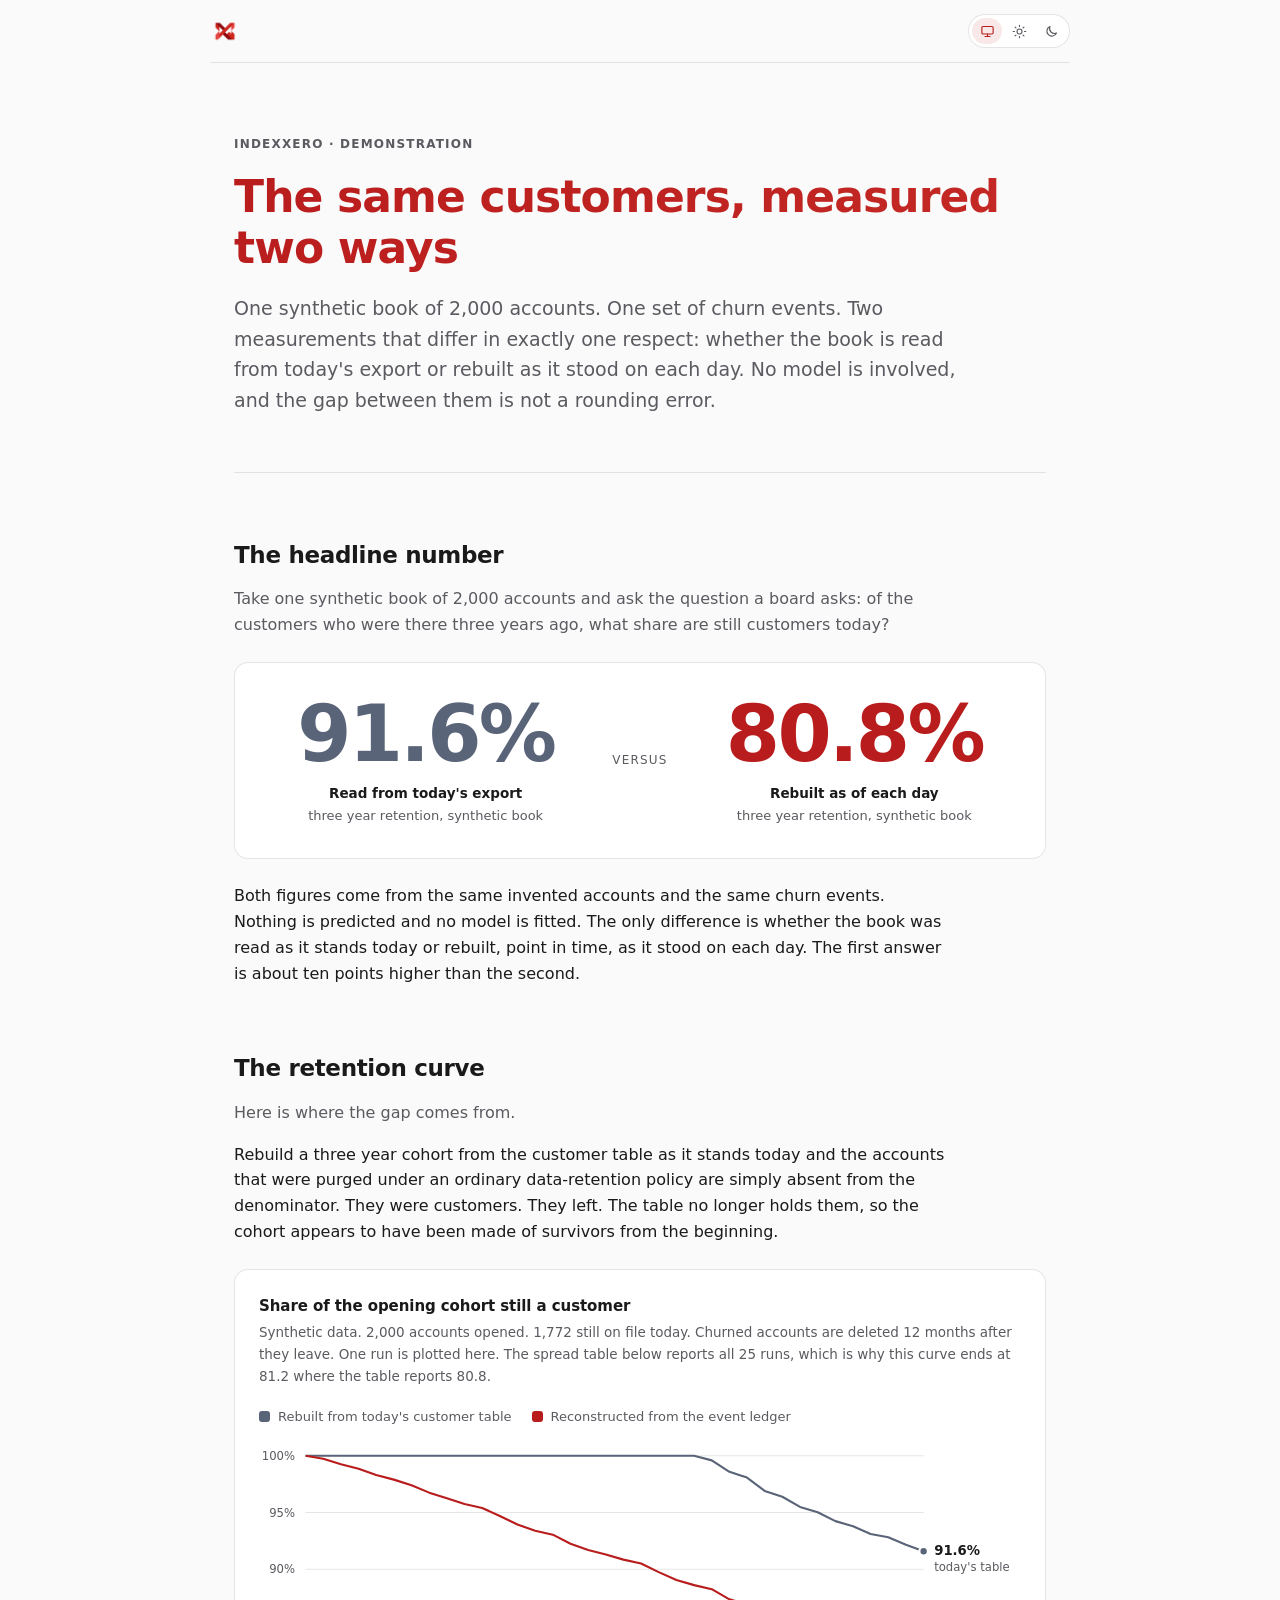
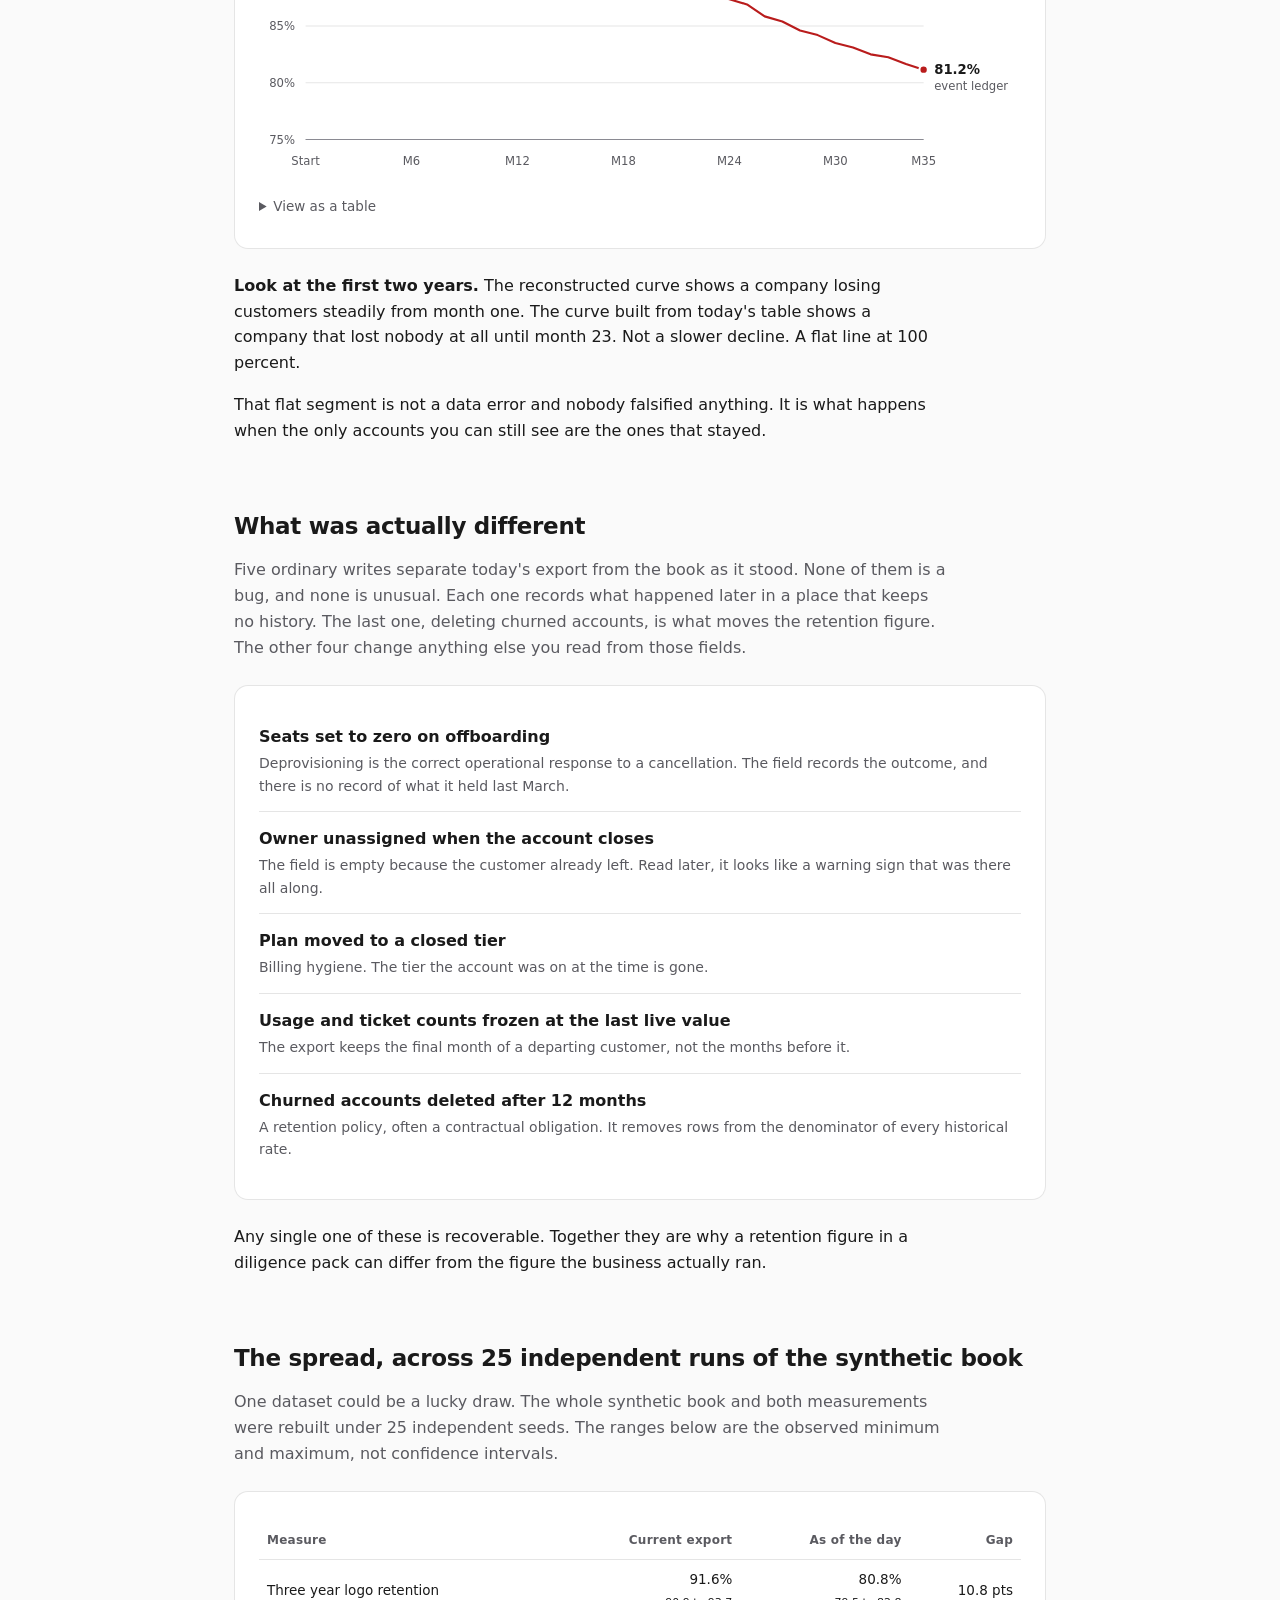
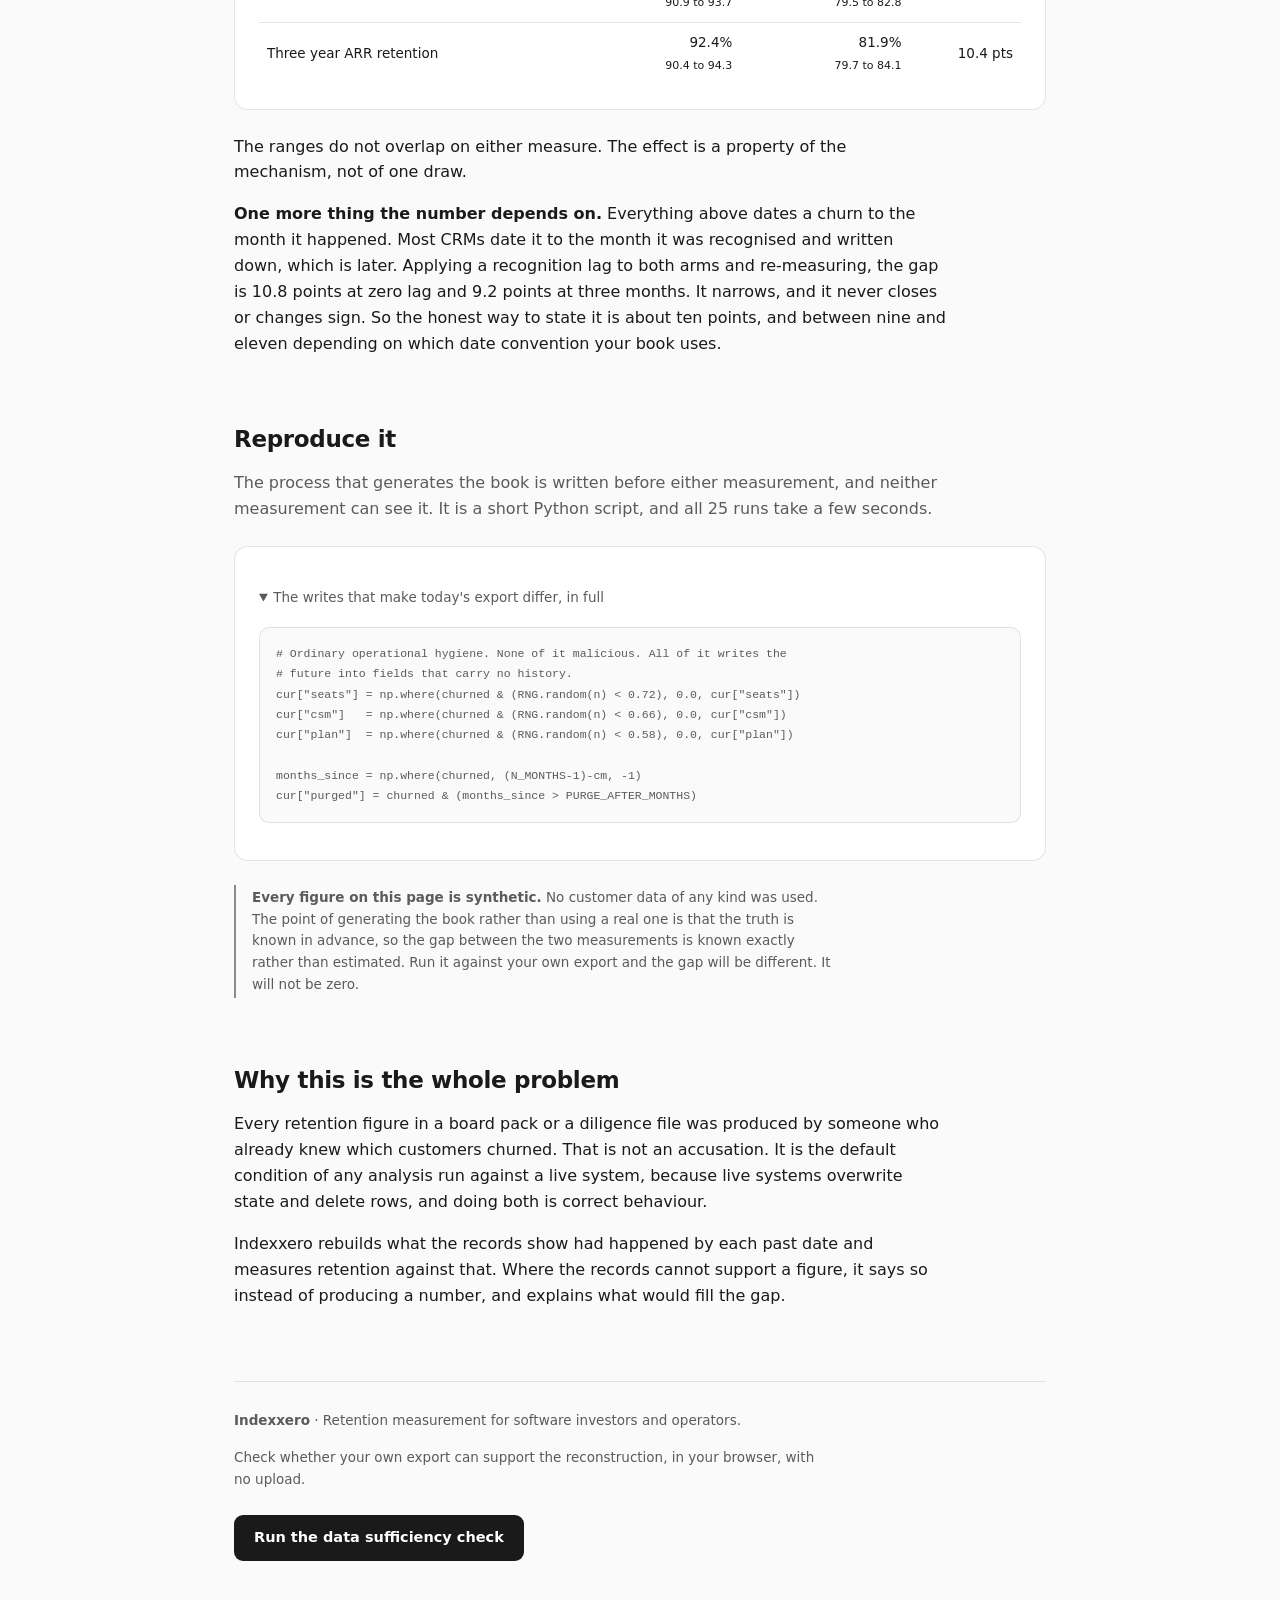
<file: proof.html>
<!DOCTYPE html>
<html lang="en">
<head>
<meta charset="utf-8">
<meta name="viewport" content="width=device-width, initial-scale=1">
<meta name="description" content="One synthetic book of 2,000 accounts, measured two ways. Three year retention reads 91.6 percent or 80.8 percent depending only on when the field values were read.">
<link rel="canonical" href="https://measure.indexxero.com/proof.html">
<meta property="og:type" content="website">
<meta property="og:site_name" content="Indexxero">
<meta property="og:title" content="The same customers, measured two ways">
<meta property="og:description" content="One synthetic book of 2,000 accounts. Three year retention reads 91.6 percent or 80.8 percent depending only on when the field values were read.">
<meta property="og:url" content="https://measure.indexxero.com/proof.html">
<meta property="og:image" content="https://measure.indexxero.com/og-indexxero.png">
<meta property="og:image:width" content="1200">
<meta property="og:image:height" content="630">
<meta name="twitter:card" content="summary_large_image">
<meta name="twitter:title" content="The same customers, measured two ways">
<meta name="twitter:description" content="One synthetic book of 2,000 accounts. Three year retention reads 91.6 percent or 80.8 percent depending only on when the field values were read.">
<meta name="twitter:image" content="https://measure.indexxero.com/og-indexxero.png">
<title>The same customers, measured two ways</title>
<link rel="icon" href="/favicon.ico">
<link rel="icon" type="image/png" sizes="32x32" href="/favicon-32x32.png">
<link rel="icon" type="image/png" sizes="16x16" href="/favicon-16x16.png">
<link rel="apple-touch-icon" sizes="180x180" href="/apple-touch-icon.png">
<style>
:root{--plane:var(--color-background);--surface:var(--color-surface);--ink:var(--color-foreground);--ink-2:var(--color-text-secondary);--muted:var(--color-text-secondary);--grid:var(--color-border);--axis:var(--color-text-muted);--border:var(--color-border);--asof:var(--color-primary);--export:var(--color-info);--ok:var(--color-positive);--soft:var(--color-accent-soft);--shadow:none;--ix-width:860px;}
.card{background:var(--color-surface);border:1px solid var(--color-border);border-radius:24px}


  * { box-sizing: border-box; }
  html { -webkit-text-size-adjust: 100%; }
  body {
    margin: 0; background: var(--plane); color: var(--ink);
    font-family:var(--font-sans);
    font-size: 16px; line-height: 1.62;
  }
  .wrap { max-width: 860px; margin: 0 auto; padding: 0 24px 96px; }

  header { padding: 72px 0 8px; }
  .eyebrow {
    font-size: 12px; letter-spacing: .10em; text-transform: uppercase;
    color: var(--muted); font-weight: 600; margin: 0 0 18px;
  }
  h1 { font-size: clamp(30px, 5vw, 44px); line-height: 1.14; letter-spacing: -.022em; margin: 0 0 20px; font-weight: 660; }
  .standfirst { font-size: 19px; color: var(--ink-2); margin: 0 0 8px; max-width: 62ch; }

  h2 { font-size: 23px; letter-spacing: -.014em; margin: 64px 0 12px; font-weight: 640; }
  h3 { font-size: 15px; letter-spacing: -.005em; margin: 0 0 4px; font-weight: 620; }
  p { margin: 0 0 16px; max-width: 70ch; }
  .lede { color: var(--ink-2); }
  a { color: var(--asof); text-underline-offset: 2px; }

  hr.rule { border: 0; border-top: 1px solid var(--border); margin: 40px 0 0; }

  .card {
    background: var(--surface); border: 1px solid var(--border);
    border-radius: 14px; padding: 24px; margin: 24px 0;
    box-shadow: var(--shadow);
  }
  .card-head { margin-bottom: 18px; }
  .card-head p { font-size: 13.5px; color: var(--muted); margin: 0; max-width: none; }

  /* hero pair */
  .hero { display: grid; grid-template-columns: 1fr auto 1fr; gap: 20px; align-items: center; }
  .hero-cell { text-align: center; padding: 8px 4px; }
  .hero-num { font-size: clamp(48px, 11vw, 78px); line-height: 1; letter-spacing: -.035em; font-weight: 660; }
  .hero-num.export { color: var(--export); }
  .hero-num.asof { color: var(--asof); }
  .hero-cap { font-size: 13px; color: var(--ink-2); margin-top: 10px; }
  .hero-cap b { color: var(--ink); font-weight: 600; display: block; font-size: 13.5px; }
  .hero-vs { font-size: 12px; color: var(--muted); letter-spacing: .1em; text-transform: uppercase; }
  @media (max-width: 640px) {
    .hero { grid-template-columns: 1fr; }
    .hero-vs { display: none; }
  }

  .legend { display: flex; gap: 20px; flex-wrap: wrap; margin: 0 0 14px; font-size: 13px; color: var(--ink-2); }
  .legend span { display: inline-flex; align-items: center; gap: 8px; }
  .swatch { width: 11px; height: 11px; border-radius: 3px; display: inline-block; }

  svg { display: block; width: 100%; height: auto; overflow: visible; }
  .grid-line { stroke: var(--grid); stroke-width: 1; }
  .axis-line { stroke: var(--axis); stroke-width: 1; }
  .tick { fill: var(--muted); font-size: 11px; font-variant-numeric: tabular-nums; }
  .dlabel { font-size: 12.5px; font-weight: 600; fill: var(--ink); }
  .dlabel-sub { font-size: 11px; fill: var(--muted); }

  .tip {
    position: fixed; pointer-events: none; opacity: 0; transition: opacity .1s;
    background: var(--surface); border: 1px solid var(--border); border-radius: 9px;
    padding: 9px 11px; font-size: 12.5px; box-shadow: 0 6px 20px rgba(0,0,0,.13);
    z-index: 20; white-space: nowrap; color: var(--ink);
  }
  .tip .tr { display: flex; align-items: center; gap: 7px; }
  .tip .tm { color: var(--muted); margin-bottom: 5px; font-size: 11px; }
  .tip b { font-variant-numeric: tabular-nums; }

  .two { display: grid; grid-template-columns: 1fr 1fr; gap: 20px; }
  @media (max-width: 700px) { .two { grid-template-columns: 1fr; } }

  table { width: 100%; border-collapse: collapse; font-size: 13.5px; margin: 6px 0 0; }
  th, td { text-align: right; padding: 9px 8px; border-bottom: 1px solid var(--border); font-variant-numeric: tabular-nums; }
  th:first-child, td:first-child { text-align: left; font-variant-numeric: normal; }
  thead th { color: var(--muted); font-weight: 600; font-size: 12px; letter-spacing: .02em; }
  tbody tr:last-child td { border-bottom: 0; }

  details { margin-top: 10px; }
  summary { cursor: pointer; font-size: 13.5px; color: var(--ink-2); padding: 6px 0; }
  pre {
    background: var(--plane); border: 1px solid var(--border); border-radius: 10px;
    padding: 16px; overflow-x: auto; font-size: 12.5px; line-height: 1.62;
    font-family:var(--font-mono); color: var(--ink-2);
  }
  code { font-family:var(--font-mono); font-size: .92em; }

  .note {
    font-size: 13.5px; color: var(--ink-2); border-left: 2px solid var(--axis);
    padding: 2px 0 2px 16px; margin: 20px 0;
  }
  .mech { margin: 0; padding: 0; list-style: none; }
  .mech li { padding: 14px 0; border-bottom: 1px solid var(--border); }
  .mech li:last-child { border-bottom: 0; }
  .mech b { font-weight: 620; }
  .mech span { display: block; color: var(--ink-2); font-size: 14px; margin-top: 2px; }

  footer { margin-top: 72px; padding-top: 28px; border-top: 1px solid var(--border); font-size: 13.5px; color: var(--muted); }
  .cta {
    display: inline-block; margin-top: 8px; padding: 11px 20px; border-radius: 9px;
    background: var(--ink); color: var(--surface); text-decoration: none; font-weight: 600; font-size: 14.5px;
  }
  .toggle {
    position: fixed; top: 16px; right: 16px; z-index: 30;
    background: var(--surface); border: 1px solid var(--border); color: var(--ink-2);
    border-radius: 8px; padding: 6px 11px; font-size: 12.5px; cursor: pointer;
    font-family:inherit;
  }
</style>
<link rel="stylesheet" href="/assets/theme.css">
<script src="/assets/theme.js"></script>
</head>
<body class="ix-page">
<div class="ix-bar"><a class="ix-logo" href="/what-we-do.html" aria-label="Indexxero"><img src="/assets/logo-red.png" alt="Indexxero" width="30" height="30"></a><div class="ix-toggle" role="group" aria-label="Colour theme"><button type="button" data-mode="system" aria-pressed="false" aria-label="Follow the device setting" title="Follow the device setting"><svg viewBox="0 0 24 24" aria-hidden="true"><rect x="3" y="4" width="18" height="12" rx="2"/><path d="M8 20h8M12 16v4"/></svg></button><button type="button" data-mode="light" aria-pressed="false" aria-label="Light theme" title="Light theme"><svg viewBox="0 0 24 24" aria-hidden="true"><circle cx="12" cy="12" r="4"/><path d="M12 2v2M12 20v2M4.9 4.9l1.4 1.4M17.7 17.7l1.4 1.4M2 12h2M20 12h2M4.9 19.1l1.4-1.4M17.7 6.3l1.4-1.4"/></svg></button><button type="button" data-mode="dark" aria-pressed="false" aria-label="Dark theme" title="Dark theme"><svg viewBox="0 0 24 24" aria-hidden="true"><path d="M20 14.5A8 8 0 0 1 9.5 4a8 8 0 1 0 10.5 10.5z"/></svg></button></div></div>
<div class="wrap">

<header>
  <p class="eyebrow">Indexxero &middot; Demonstration</p>
  <h1 class="text-gradient-red">The same customers, measured two ways</h1>
  <p class="standfirst">One synthetic book of 2,000 accounts. One set of churn events. Two measurements that differ in exactly one respect: whether the book is read from today's export or rebuilt as it stood on each day. No model is involved, and the gap between them is not a rounding error.</p>
</header>

<hr class="rule">

<h2>The headline number</h2>
<p class="lede">Take one synthetic book of 2,000 accounts and ask the question a board asks: of the customers who were there three years ago, what share are still customers today?</p>

<div class="card" data-ix-reveal>
  <div class="hero">
    <div class="hero-cell">
      <div class="hero-num export">91.6%</div>
      <div class="hero-cap"><b>Read from today's export</b>three year retention, synthetic book</div>
    </div>
    <div class="hero-vs">versus</div>
    <div class="hero-cell">
      <div class="hero-num asof">80.8%</div>
      <div class="hero-cap"><b>Rebuilt as of each day</b>three year retention, synthetic book</div>
    </div>
  </div>
</div>

<p>Both figures come from the same invented accounts and the same churn events. Nothing is predicted and no model is fitted. The only difference is whether the book was read as it stands today or rebuilt, point in time, as it stood on each day. The first answer is about ten points higher than the second.</p>

<h2>The retention curve</h2>
<p class="lede">Here is where the gap comes from.</p>
<p>Rebuild a three year cohort from the customer table as it stands today and the accounts that were purged under an ordinary data-retention policy are simply absent from the denominator. They were customers. They left. The table no longer holds them, so the cohort appears to have been made of survivors from the beginning.</p>

<div class="card" data-ix-reveal>
  <div class="card-head">
    <h3>Share of the opening cohort still a customer</h3>
    <p>Synthetic data. 2,000 accounts opened. 1,772 still on file today. Churned accounts are deleted 12 months after they leave. One run is plotted here. The spread table below reports all 25 runs, which is why this curve ends at 81.2 where the table reports 80.8.</p>
  </div>
  <div class="legend">
    <span><i class="swatch" style="background:var(--export)"></i> Rebuilt from today's customer table</span>
    <span><i class="swatch" style="background:var(--asof)"></i> Reconstructed from the event ledger</span>
  </div>
  <svg id="curve" viewBox="0 0 720 320" role="img" aria-label="Two cohort retention curves. The curve rebuilt from today's customer table stays flat at 100 percent for 23 months before declining to 91.6 percent. The curve reconstructed from the event ledger declines steadily from month one to 81.2 percent."></svg>
  <details>
    <summary>View as a table</summary>
    <table id="curveTable">
      <thead><tr><th>Month</th><th>From today's table</th><th>From the event ledger</th><th>Gap</th></tr></thead>
      <tbody></tbody>
    </table>
  </details>
</div>

<p><b>Look at the first two years.</b> The reconstructed curve shows a company losing customers steadily from month one. The curve built from today's table shows a company that lost nobody at all until month 23. Not a slower decline. A flat line at 100 percent.</p>

<p>That flat segment is not a data error and nobody falsified anything. It is what happens when the only accounts you can still see are the ones that stayed.</p>

<h2>What was actually different</h2>
<p class="lede">Five ordinary writes separate today's export from the book as it stood. None of them is a bug, and none is unusual. Each one records what happened later in a place that keeps no history. The last one, deleting churned accounts, is what moves the retention figure. The other four change anything else you read from those fields.</p>

<div class="card" data-ix-reveal>
  <ul class="mech">
    <li><b>Seats set to zero on offboarding</b><span>Deprovisioning is the correct operational response to a cancellation. The field records the outcome, and there is no record of what it held last March.</span></li>
    <li><b>Owner unassigned when the account closes</b><span>The field is empty because the customer already left. Read later, it looks like a warning sign that was there all along.</span></li>
    <li><b>Plan moved to a closed tier</b><span>Billing hygiene. The tier the account was on at the time is gone.</span></li>
    <li><b>Usage and ticket counts frozen at the last live value</b><span>The export keeps the final month of a departing customer, not the months before it.</span></li>
    <li><b>Churned accounts deleted after 12 months</b><span>A retention policy, often a contractual obligation. It removes rows from the denominator of every historical rate.</span></li>
  </ul>
</div>

<p>Any single one of these is recoverable. Together they are why a retention figure in a diligence pack can differ from the figure the business actually ran.</p>

<h2>The spread, across 25 independent runs of the synthetic book</h2>
<p class="lede">One dataset could be a lucky draw. The whole synthetic book and both measurements were rebuilt under 25 independent seeds. The ranges below are the observed minimum and maximum, not confidence intervals.</p>

<div class="card" data-ix-reveal>
  <table>
    <thead>
      <tr><th>Measure</th><th>Current export</th><th>As of the day</th><th>Gap</th></tr>
    </thead>
    <tbody>
      <tr><td>Three year logo retention</td><td>91.6%<br><span class="tick">90.9 to 93.7</span></td><td>80.8%<br><span class="tick">79.5 to 82.8</span></td><td>10.8 pts</td></tr>
      <tr><td>Three year ARR retention</td><td>92.4%<br><span class="tick">90.4 to 94.3</span></td><td>81.9%<br><span class="tick">79.7 to 84.1</span></td><td>10.4 pts</td></tr>
    </tbody>
  </table>
</div>

<p>The ranges do not overlap on either measure. The effect is a property of the mechanism, not of one draw.</p> <p><b>One more thing the number depends on.</b> Everything above dates a churn to the month it happened. Most CRMs date it to the month it was recognised and written down, which is later. Applying a recognition lag to both arms and re-measuring, the gap is 10.8 points at zero lag and 9.2 points at three months. It narrows, and it never closes or changes sign. So the honest way to state it is about ten points, and between nine and eleven depending on which date convention your book uses.</p>

<h2>Reproduce it</h2>
<p class="lede">The process that generates the book is written before either measurement, and neither measurement can see it. It is a short Python script, and all 25 runs take a few seconds.</p>

<div class="card" data-ix-reveal>
  <details open>
    <summary>The writes that make today's export differ, in full</summary>
<pre><code># Ordinary operational hygiene. None of it malicious. All of it writes the
# future into fields that carry no history.
cur["seats"] = np.where(churned &amp; (RNG.random(n) &lt; 0.72), 0.0, cur["seats"])
cur["csm"]   = np.where(churned &amp; (RNG.random(n) &lt; 0.66), 0.0, cur["csm"])
cur["plan"]  = np.where(churned &amp; (RNG.random(n) &lt; 0.58), 0.0, cur["plan"])

months_since = np.where(churned, (N_MONTHS-1)-cm, -1)
cur["purged"] = churned &amp; (months_since &gt; PURGE_AFTER_MONTHS)</code></pre>
  </details>
</div>

<p class="note"><b>Every figure on this page is synthetic.</b> No customer data of any kind was used. The point of generating the book rather than using a real one is that the truth is known in advance, so the gap between the two measurements is known exactly rather than estimated. Run it against your own export and the gap will be different. It will not be zero.</p>

<h2>Why this is the whole problem</h2>
<p>Every retention figure in a board pack or a diligence file was produced by someone who already knew which customers churned. That is not an accusation. It is the default condition of any analysis run against a live system, because live systems overwrite state and delete rows, and doing both is correct behaviour.</p>
<p>Indexxero rebuilds what the records show had happened by each past date and measures retention against that. Where the records cannot support a figure, it says so instead of producing a number, and explains what would fill the gap.</p>

<footer>
  <p><b>Indexxero</b> &middot; Retention measurement for software investors and operators.</p>
  <p>Check whether your own export can support the reconstruction, in your browser, with no upload.</p>
  <a class="cta" href="./index.html">Run the data sufficiency check</a>
</footer>

</div>
<div class="tip" id="tip"></div>

<script>
const DATA = {
  months: [0,1,2,3,4,5,6,7,8,9,10,11,12,13,14,15,16,17,18,19,20,21,22,23,24,25,26,27,28,29,30,31,32,33,34,35],
  asof:   [1.0,0.9975,0.9925,0.9885,0.983,0.979,0.974,0.9675,0.9625,0.9575,0.954,0.947,0.9395,0.934,0.9305,0.9225,0.917,0.913,0.9085,0.905,0.8975,0.8905,0.886,0.8825,0.8735,0.869,0.8585,0.854,0.846,0.842,0.835,0.831,0.825,0.8225,0.8165,0.8115],
  exp:    [1.0,1.0,1.0,1.0,1.0,1.0,1.0,1.0,1.0,1.0,1.0,1.0,1.0,1.0,1.0,1.0,1.0,1.0,1.0,1.0,1.0,1.0,1.0,0.996,0.9859,0.9808,0.969,0.9639,0.9549,0.9503,0.9424,0.9379,0.9312,0.9283,0.9216,0.9159]
};

const NS = "http://www.w3.org/2000/svg";
const el = (n, a) => { const e = document.createElementNS(NS, n); for (const k in a) e.setAttribute(k, a[k]); return e; };
const css = v => getComputedStyle(document.documentElement).getPropertyValue(v).trim();
const tip = document.getElementById('tip');

function showTip(html, ev) {
  tip.innerHTML = html;
  tip.style.opacity = 1;
  const r = tip.getBoundingClientRect();
  let x = ev.clientX + 14, y = ev.clientY - r.height - 12;
  if (x + r.width > window.innerWidth - 8) x = ev.clientX - r.width - 14;
  if (y < 8) y = ev.clientY + 18;
  tip.style.left = x + 'px'; tip.style.top = y + 'px';
}
const hideTip = () => tip.style.opacity = 0;

/* ---------------- cohort curves ---------------- */
function drawCurve() {
  const svg = document.getElementById('curve');
  svg.textContent = '';
  const W = 720, H = 320, L = 44, R = 92, T = 14, B = 38;
  const iw = W - L - R, ih = H - T - B;
  const yMin = 0.75, yMax = 1.0;
  const x = i => L + (i / 35) * iw;
  const y = v => T + (1 - (v - yMin) / (yMax - yMin)) * ih;

  for (let v = 0.75; v <= 1.0001; v += 0.05) {
    svg.appendChild(el('line', { class: 'grid-line', x1: L, x2: L + iw, y1: y(v), y2: y(v) }));
    const t = el('text', { class: 'tick', x: L - 10, y: y(v) + 4, 'text-anchor': 'end' });
    t.textContent = Math.round(v * 100) + '%'; svg.appendChild(t);
  }
  svg.appendChild(el('line', { class: 'axis-line', x1: L, x2: L + iw, y1: y(yMin), y2: y(yMin) }));
  [0, 6, 12, 18, 24, 30, 35].forEach(m => {
    const t = el('text', { class: 'tick', x: x(m), y: H - 14, 'text-anchor': 'middle' });
    t.textContent = m === 0 ? 'Start' : 'M' + m; svg.appendChild(t);
  });

  const path = arr => arr.map((v, i) => (i ? 'L' : 'M') + x(i).toFixed(1) + ' ' + y(v).toFixed(1)).join(' ');
  svg.appendChild(el('path', { d: path(DATA.exp), fill: 'none', stroke: css('--export'), 'stroke-width': 2, 'stroke-linejoin': 'round' }));
  svg.appendChild(el('path', { d: path(DATA.asof), fill: 'none', stroke: css('--asof'), 'stroke-width': 2, 'stroke-linejoin': 'round' }));

  const endLabel = (arr, colour, txt) => {
    const i = arr.length - 1;
    svg.appendChild(el('circle', { cx: x(i), cy: y(arr[i]), r: 4, fill: colour, stroke: css('--surface'), 'stroke-width': 2 }));
    const t = el('text', { class: 'dlabel', x: x(i) + 10, y: y(arr[i]) + 4 });
    t.textContent = (arr[i] * 100).toFixed(1) + '%'; svg.appendChild(t);
    const s = el('text', { class: 'dlabel-sub', x: x(i) + 10, y: y(arr[i]) + 19 });
    s.textContent = txt; svg.appendChild(s);
  };
  endLabel(DATA.exp, css('--export'), "today's table");
  endLabel(DATA.asof, css('--asof'), 'event ledger');

  const cross = el('line', { class: 'axis-line', y1: T, y2: T + ih, opacity: 0 });
  svg.appendChild(cross);
  const dotE = el('circle', { r: 4.5, fill: css('--export'), stroke: css('--surface'), 'stroke-width': 2, opacity: 0 });
  const dotA = el('circle', { r: 4.5, fill: css('--asof'), stroke: css('--surface'), 'stroke-width': 2, opacity: 0 });
  svg.appendChild(dotE); svg.appendChild(dotA);

  const hit = el('rect', { x: L, y: T, width: iw, height: ih, fill: 'transparent' });
  svg.appendChild(hit);
  hit.addEventListener('pointermove', ev => {
    const bb = svg.getBoundingClientRect();
    const px = (ev.clientX - bb.left) / bb.width * W;
    let i = Math.round((px - L) / iw * 35);
    i = Math.max(0, Math.min(35, i));
    cross.setAttribute('x1', x(i)); cross.setAttribute('x2', x(i)); cross.setAttribute('opacity', 1);
    dotE.setAttribute('cx', x(i)); dotE.setAttribute('cy', y(DATA.exp[i])); dotE.setAttribute('opacity', 1);
    dotA.setAttribute('cx', x(i)); dotA.setAttribute('cy', y(DATA.asof[i])); dotA.setAttribute('opacity', 1);
    const gap = ((DATA.exp[i] - DATA.asof[i]) * 100).toFixed(1);
    showTip(
      `<div class="tm">Month ${i}</div>
       <div class="tr"><i class="swatch" style="background:${css('--export')}"></i>Today's table <b>${(DATA.exp[i]*100).toFixed(1)}%</b></div>
       <div class="tr"><i class="swatch" style="background:${css('--asof')}"></i>Event ledger <b>${(DATA.asof[i]*100).toFixed(1)}%</b></div>
       <div class="tm" style="margin:5px 0 0">Overstated by ${gap} points</div>`, ev);
  });
  hit.addEventListener('pointerleave', () => {
    hideTip(); cross.setAttribute('opacity', 0);
    dotE.setAttribute('opacity', 0); dotA.setAttribute('opacity', 0);
  });
}

function drawAll() {
  drawCurve();
}

/* table view */
(function () {
  const tb = document.querySelector('#curveTable tbody');
  DATA.months.forEach((m, i) => {
    if (m % 3 !== 0 && m !== 35) return;
    const tr = document.createElement('tr');
    tr.innerHTML = `<td>Month ${m}</td><td>${(DATA.exp[i]*100).toFixed(1)}%</td>` +
                   `<td>${(DATA.asof[i]*100).toFixed(1)}%</td>` +
                   `<td>${((DATA.exp[i]-DATA.asof[i])*100).toFixed(1)} pts</td>`;
    tb.appendChild(tr);
  });
})();

/* theme: the shared control (assets/theme.js) announces each change; the device setting can change too */
document.addEventListener('ix-theme', drawAll);
matchMedia('(prefers-color-scheme: dark)').addEventListener('change', drawAll);
drawAll();
addEventListener('resize', () => { hideTip(); });
</script>
</body>
</html>
</file>
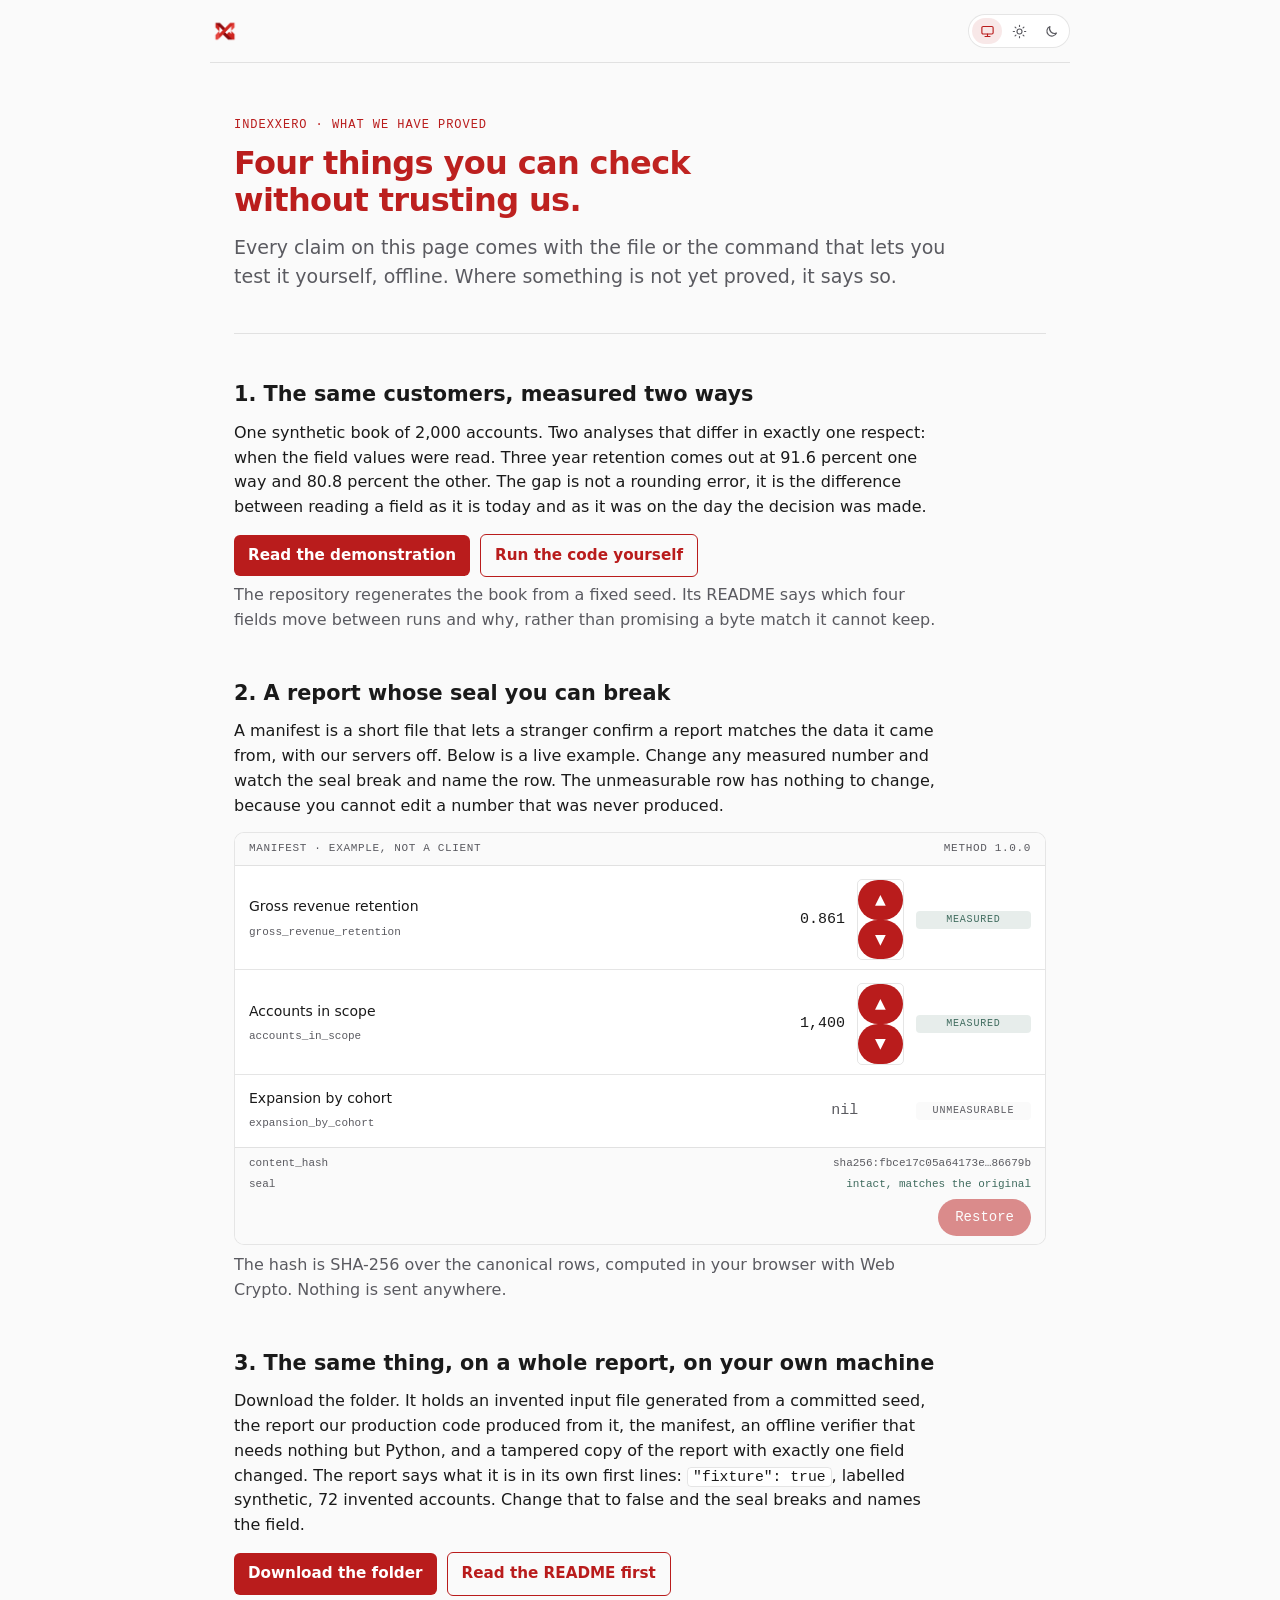
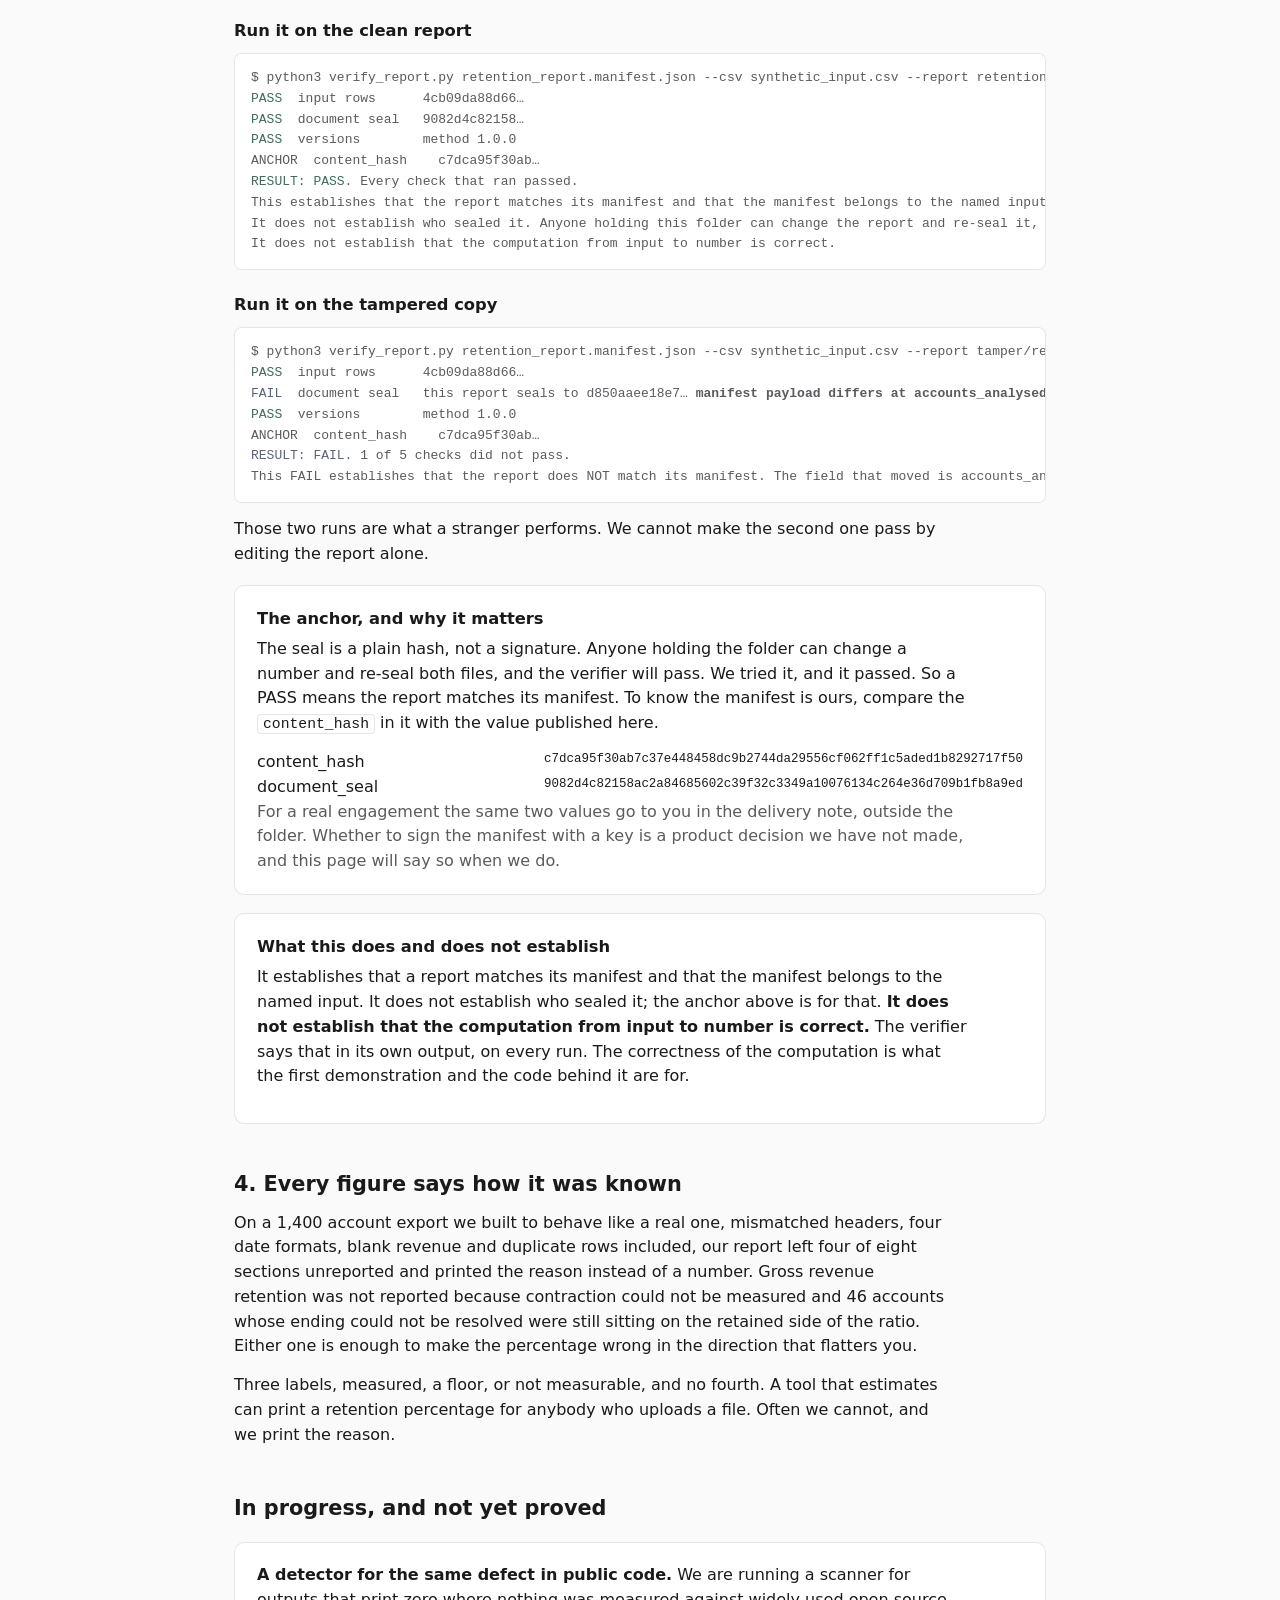
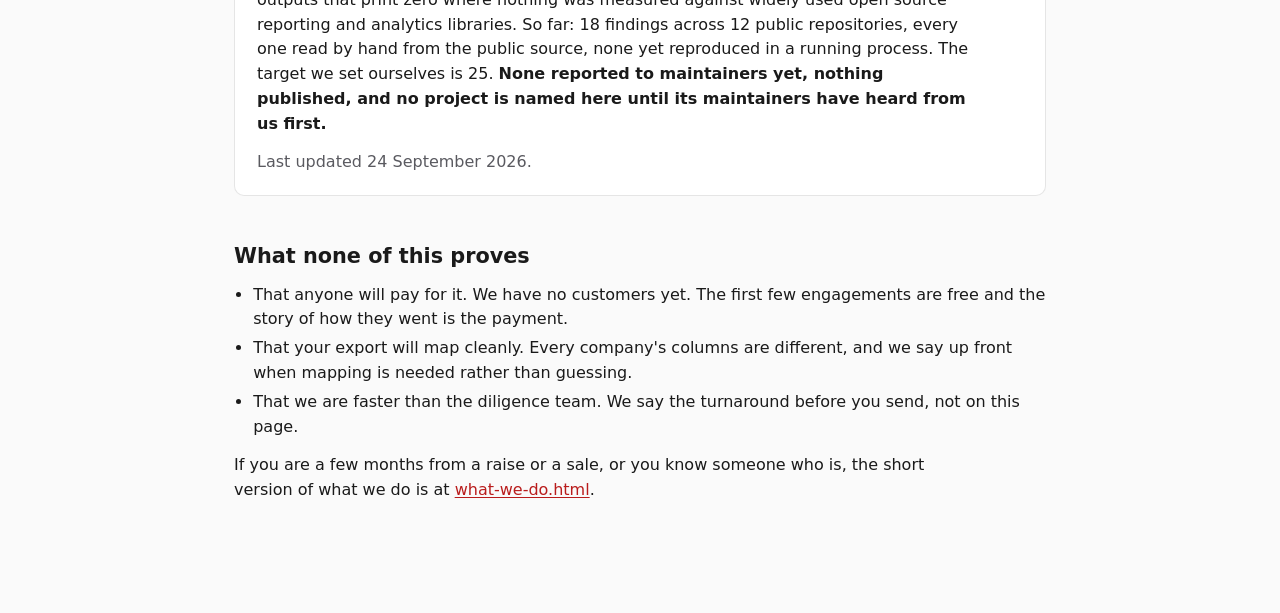
<file: proved.html>
<!DOCTYPE html>
<html lang="en">
<head>
<meta charset="utf-8">
<meta name="viewport" content="width=device-width, initial-scale=1, viewport-fit=cover">
<meta name="description" content="What Indexxero has proved so far, with the files and commands to check each claim yourself, offline.">
<link rel="canonical" href="https://measure.indexxero.com/proved.html">
<meta property="og:type" content="website">
<meta property="og:site_name" content="Indexxero">
<meta property="og:title" content="What Indexxero has proved, and how to check it yourself">
<meta property="og:description" content="Four things you can check without trusting us: a demonstration, a seal you can break, a verifier you can run offline, and a report that says how every figure was known.">
<meta property="og:url" content="https://measure.indexxero.com/proved.html">
<meta property="og:image" content="https://measure.indexxero.com/og-indexxero.png">
<meta property="og:image:width" content="1200">
<meta property="og:image:height" content="630">
<meta name="twitter:card" content="summary_large_image">
<meta name="twitter:title" content="What Indexxero has proved, and how to check it yourself">
<meta name="twitter:description" content="Four things you can check without trusting us: a demonstration, a seal you can break, a verifier you can run offline, and a report that says how every figure was known.">
<meta name="twitter:image" content="https://measure.indexxero.com/og-indexxero.png">
<title>What Indexxero has proved, and how to check it yourself</title>
<link rel="icon" href="/favicon.ico">
<link rel="icon" type="image/png" sizes="32x32" href="/favicon-32x32.png">
<link rel="icon" type="image/png" sizes="16x16" href="/favicon-16x16.png">
<link rel="apple-touch-icon" sizes="180x180" href="/apple-touch-icon.png">
<style>
:root{--plane:var(--color-background);--surface:var(--color-surface);--ink:var(--color-foreground);--ink-2:var(--color-text-secondary);--muted:var(--color-text-secondary);--grid:var(--color-border);--axis:var(--color-text-muted);--border:var(--color-border);--asof:var(--color-primary);--export:var(--color-info);--ok:var(--color-positive);--soft:var(--color-accent-soft);--shadow:none;--ix-width:860px;}
.card{background:var(--color-surface);border:1px solid var(--color-border);border-radius:24px}
.seal{background:var(--color-surface);border:1px solid var(--color-border);border-radius:24px}

  *{box-sizing:border-box}
  body{margin:0;background:var(--plane);color:var(--ink);font:16px/1.55 var(--font-sans)}
  .wrap{max-width:860px;margin:0 auto;padding:0 24px 96px}
  header{padding:56px 0 28px;border-bottom:1px solid var(--grid)}
  .eyebrow{font:500 12px/1 var(--font-mono);letter-spacing:.08em;text-transform:uppercase;color:var(--asof);margin:0 0 14px}
  h1{font-size:2rem;line-height:1.15;margin:0 0 14px;letter-spacing:-.01em;text-wrap:balance}
  h2{font-size:1.3rem;margin:44px 0 10px;text-wrap:balance}
  h3{font-size:1.02rem;margin:22px 0 6px}
  p{margin:0 0 14px;max-width:70ch}
  .standfirst{font-size:19px;color:var(--ink-2);max-width:62ch}
  .muted{color:var(--muted)}
  a{color:var(--asof)}
  .card{background:var(--surface);border:1px solid var(--border);border-radius:10px;box-shadow:var(--shadow);padding:20px 22px;margin:18px 0}
  .card h3{margin-top:0}
  pre{background:var(--surface);border:1px solid var(--border);border-radius:8px;padding:14px 16px;overflow-x:auto;font:13px/1.6 var(--font-mono);color:var(--ink-2);margin:10px 0 14px}
  pre .ok{color:var(--ok)} pre .bad{color:var(--export)} pre .dim{color:var(--muted)}
  code{font:.92em var(--font-mono);background:var(--surface);border:1px solid var(--border);border-radius:4px;padding:1px 5px}
  ul{margin:0 0 14px;padding-left:1.2rem} li{margin:4px 0}
  .btn{display:inline-block;background:var(--ix-fill);color:var(--color-on-primary);text-decoration:none;font-weight:600;padding:9px 14px;border-radius:6px;font-size:.95rem}
  .btn.ghost{background:transparent;color:var(--asof);border:1px solid var(--asof)}
  .row{display:flex;flex-wrap:wrap;gap:10px;align-items:center;margin:8px 0 6px}
  .toggle{position:fixed;top:14px;right:16px;font:12px var(--font-sans);border:1px solid var(--border);background:var(--surface);color:var(--ink-2);padding:6px 10px;border-radius:999px;cursor:pointer}
  /* the seal */
  .seal{background:var(--surface);border:1px solid var(--border);border-radius:10px;overflow:hidden;box-shadow:var(--shadow);margin:14px 0 8px}
  .seal-head,.seal-foot{display:flex;justify-content:space-between;gap:12px;padding:8px 14px;font:11px/1.4 var(--font-mono);letter-spacing:.06em;color:var(--muted);background:var(--plane);border-bottom:1px solid var(--grid)}
  .seal-foot{border-bottom:0;border-top:1px solid var(--grid);flex-direction:column;gap:6px;letter-spacing:0}
  .seal ul{list-style:none;margin:0;padding:0}
  .seal li{display:flex;align-items:center;gap:12px;padding:9px 14px;border-bottom:1px solid var(--grid)}
  .seal li:last-child{border-bottom:0}
  .lab{flex:1;min-width:0} .lab b{display:block;font-weight:500;font-size:14px} .lab small{font:11px var(--font-mono);color:var(--muted)}
  .val{width:5.4rem;text-align:right;font:15px var(--font-mono);font-variant-numeric:tabular-nums}
  .val.moved{color:var(--export)} .val.nil{color:var(--muted)}
  .step{display:flex;flex-direction:column;border:1px solid var(--border);border-radius:5px;overflow:hidden}
  .step button{font:11px/1 var(--font-sans);padding:3px 8px;border:0;background:var(--surface);color:var(--ink-2);cursor:pointer}
  .step button+button{border-top:1px solid var(--border)}
  .step button:hover{background:var(--plane);color:var(--ink)}
  .chip{font:10px/1 var(--font-mono);letter-spacing:.08em;text-transform:uppercase;padding:4px 7px;border-radius:4px;width:7.2rem;text-align:center;flex-shrink:0}
  .chip.m{color:var(--ok);background:color-mix(in srgb,var(--ok) 12%,transparent)} .chip.u{color:var(--muted);background:var(--plane)}
  .kv{display:flex;justify-content:space-between;gap:12px;flex-wrap:wrap} .mono{font-family:var(--font-mono);font-size:.78rem;word-break:break-all} .kv .ok{color:var(--ok)} .kv .bad{color:var(--export)}
  .reset{align-self:flex-end;font:12px var(--font-sans);border:1px solid var(--border);background:var(--surface);color:var(--ink-2);padding:4px 10px;border-radius:5px;cursor:pointer}
  .reset:disabled{opacity:.4;cursor:default}
  @media (max-width:640px){ .chip{display:none} h1{font-size:1.6rem} }
</style>
<link rel="stylesheet" href="/assets/theme.css">
<script src="/assets/theme.js"></script>
</head>
<body class="ix-page">
<div class="ix-bar"><a class="ix-logo" href="/what-we-do.html" aria-label="Indexxero"><img src="/assets/logo-red.png" alt="Indexxero" width="30" height="30"></a><div class="ix-toggle" role="group" aria-label="Colour theme"><button type="button" data-mode="system" aria-pressed="false" aria-label="Follow the device setting" title="Follow the device setting"><svg viewBox="0 0 24 24" aria-hidden="true"><rect x="3" y="4" width="18" height="12" rx="2"/><path d="M8 20h8M12 16v4"/></svg></button><button type="button" data-mode="light" aria-pressed="false" aria-label="Light theme" title="Light theme"><svg viewBox="0 0 24 24" aria-hidden="true"><circle cx="12" cy="12" r="4"/><path d="M12 2v2M12 20v2M4.9 4.9l1.4 1.4M17.7 17.7l1.4 1.4M2 12h2M20 12h2M4.9 19.1l1.4-1.4M17.7 6.3l1.4-1.4"/></svg></button><button type="button" data-mode="dark" aria-pressed="false" aria-label="Dark theme" title="Dark theme"><svg viewBox="0 0 24 24" aria-hidden="true"><path d="M20 14.5A8 8 0 0 1 9.5 4a8 8 0 1 0 10.5 10.5z"/></svg></button></div></div>
<div class="wrap">

<header>
  <p class="eyebrow">Indexxero &middot; What we have proved</p>
  <h1 class="text-gradient-red">Four things you can check without trusting us.</h1>
  <p class="standfirst">Every claim on this page comes with the file or the command that lets you test it yourself, offline. Where something is not yet proved, it says so.</p>
</header>

<h2>1. The same customers, measured two ways</h2>
<p>One synthetic book of 2,000 accounts. Two analyses that differ in exactly one respect: when the field values were read. Three year retention comes out at 91.6 percent one way and 80.8 percent the other. The gap is not a rounding error, it is the difference between reading a field as it is today and as it was on the day the decision was made.</p>
<div class="row">
  <a class="btn" href="proof.html">Read the demonstration</a>
  <a class="btn ghost" href="https://github.com/Indexxero/survivorship-demo" rel="noopener">Run the code yourself</a>
</div>
<p class="muted">The repository regenerates the book from a fixed seed. Its README says which four fields move between runs and why, rather than promising a byte match it cannot keep.</p>

<h2>2. A report whose seal you can break</h2>
<p>A manifest is a short file that lets a stranger confirm a report matches the data it came from, with our servers off. Below is a live example. Change any measured number and watch the seal break and name the row. The unmeasurable row has nothing to change, because you cannot edit a number that was never produced.</p>

<div class="seal" id="seal">
  <div class="seal-head"><span>MANIFEST &middot; EXAMPLE, NOT A CLIENT</span><span>METHOD 1.0.0</span></div>
  <ul id="rows"></ul>
  <div class="seal-foot">
    <div class="kv"><span>content_hash</span><span id="hash" class="dim">computing</span></div>
    <div class="kv"><span>seal</span><span id="state">computing</span></div>
    <button class="reset" id="reset" type="button" disabled>Restore</button>
  </div>
</div>
<p class="muted">The hash is SHA-256 over the canonical rows, computed in your browser with Web Crypto. Nothing is sent anywhere.</p>

<h2>3. The same thing, on a whole report, on your own machine</h2>
<p>Download the folder. It holds an invented input file generated from a committed seed, the report our production code produced from it, the manifest, an offline verifier that needs nothing but Python, and a tampered copy of the report with exactly one field changed. The report says what it is in its own first lines: <code>"fixture": true</code>, labelled synthetic, 72 invented accounts. Change that to false and the seal breaks and names the field.</p>
<div class="row">
  <a class="btn" href="verify/verifiable-retention-report.zip">Download the folder</a>
  <a class="btn ghost" href="verify/README.md">Read the README first</a>
</div>
<h3>Run it on the clean report</h3>
<pre><span class="dim">$</span> python3 verify_report.py retention_report.manifest.json --csv synthetic_input.csv --report retention_report.json
<span class="ok">PASS</span>  input rows      4cb09da88d66…
<span class="ok">PASS</span>  document seal   9082d4c82158…
<span class="ok">PASS</span>  versions        method 1.0.0
<span class="dim">ANCHOR</span>  content_hash    c7dca95f30ab…
<span class="ok">RESULT: PASS.</span> Every check that ran passed.
<span class="dim">This establishes that the report matches its manifest and that the manifest belongs to the named input.
It does not establish who sealed it. Anyone holding this folder can change the report and re-seal it, so compare content_hash above with the value Indexxero published for this report.
It does not establish that the computation from input to number is correct.</span></pre>
<h3>Run it on the tampered copy</h3>
<pre><span class="dim">$</span> python3 verify_report.py retention_report.manifest.json --csv synthetic_input.csv --report tamper/retention_report.json
<span class="ok">PASS</span>  input rows      4cb09da88d66…
<span class="bad">FAIL</span>  document seal   this report seals to d850aaee18e7… <b>manifest payload differs at accounts_analysed</b>
<span class="ok">PASS</span>  versions        method 1.0.0
<span class="dim">ANCHOR</span>  content_hash    c7dca95f30ab…
<span class="bad">RESULT: FAIL.</span> 1 of 5 checks did not pass.
<span class="dim">This FAIL establishes that the report does NOT match its manifest. The field that moved is accounts_analysed.</span></pre>
<p>Those two runs are what a stranger performs. We cannot make the second one pass by editing the report alone.</p>
<div class="card" data-ix-reveal>
  <h3>The anchor, and why it matters</h3>
  <p>The seal is a plain hash, not a signature. Anyone holding the folder can change a number and re-seal both files, and the verifier will pass. We tried it, and it passed. So a PASS means the report matches its manifest. To know the manifest is ours, compare the <code>content_hash</code> in it with the value published here.</p>
  <div class="kv"><span>content_hash</span><span class="mono">c7dca95f30ab7c37e448458dc9b2744da29556cf062ff1c5aded1b8292717f50</span></div>
  <div class="kv"><span>document_seal</span><span class="mono">9082d4c82158ac2a84685602c39f32c3349a10076134c264e36d709b1fb8a9ed</span></div>
  <p class="muted" style="margin:0">For a real engagement the same two values go to you in the delivery note, outside the folder. Whether to sign the manifest with a key is a product decision we have not made, and this page will say so when we do.</p>
</div>
<div class="card" data-ix-reveal>
  <h3>What this does and does not establish</h3>
  <p>It establishes that a report matches its manifest and that the manifest belongs to the named input. It does not establish who sealed it; the anchor above is for that. <b>It does not establish that the computation from input to number is correct.</b> The verifier says that in its own output, on every run. The correctness of the computation is what the first demonstration and the code behind it are for.</p>
</div>

<h2>4. Every figure says how it was known</h2>
<p>On a 1,400 account export we built to behave like a real one, mismatched headers, four date formats, blank revenue and duplicate rows included, our report left four of eight sections unreported and printed the reason instead of a number. Gross revenue retention was not reported because contraction could not be measured and 46 accounts whose ending could not be resolved were still sitting on the retained side of the ratio. Either one is enough to make the percentage wrong in the direction that flatters you.</p>
<p>Three labels, measured, a floor, or not measurable, and no fourth. A tool that estimates can print a retention percentage for anybody who uploads a file. Often we cannot, and we print the reason.</p>

<h2>In progress, and not yet proved</h2>
<div class="card" data-ix-reveal>
  <p><b>A detector for the same defect in public code.</b> We are running a scanner for outputs that print zero where nothing was measured against widely used open source reporting and analytics libraries. So far: 18 findings across 12 public repositories, every one read by hand from the public source, none yet reproduced in a running process. The target we set ourselves is 25. <b>None reported to maintainers yet, nothing published, and no project is named here until its maintainers have heard from us first.</b></p>
  <p class="muted" style="margin:0">Last updated 24 September 2026.</p>
</div>

<h2>What none of this proves</h2>
<ul>
  <li>That anyone will pay for it. We have no customers yet. The first few engagements are free and the story of how they went is the payment.</li>
  <li>That your export will map cleanly. Every company's columns are different, and we say up front when mapping is needed rather than guessing.</li>
  <li>That we are faster than the diligence team. We say the turnaround before you send, not on this page.</li>
</ul>
<p>If you are a few months from a raise or a sale, or you know someone who is, the short version of what we do is at <a href="what-we-do.html">what-we-do.html</a>.</p>

</div>

<script>
(function(){
  // the seal
  var ORIGINAL=[
    {key:'gross_revenue_retention',label:'Gross revenue retention',value:0.861,places:3,state:'measured'},
    
    
    {key:'accounts_in_scope',label:'Accounts in scope',value:1400,places:0,state:'measured'},
    {key:'expansion_by_cohort',label:'Expansion by cohort',value:null,places:3,state:'unmeasurable',note:'no plan history in the export'}
  ];
  var rows=ORIGINAL.map(function(r){return Object.assign({},r);});
  var rowsEl=document.getElementById('rows'), hashEl=document.getElementById('hash'), stateEl=document.getElementById('state'), resetEl=document.getElementById('reset');
  var originalHash=null, supported=!!(window.crypto&&window.crypto.subtle&&window.TextEncoder);

  function canonical(rs){ return JSON.stringify({method_version:'1.0.0',rows:rs.map(function(r){return {key:r.key,value:r.value===null?null:Number(r.value.toFixed(r.places)),state:r.state};})}); }
  function hex(buf){ return Array.prototype.map.call(new Uint8Array(buf),function(b){return ('0'+b.toString(16)).slice(-2);}).join(''); }
  function sha(text){ return window.crypto.subtle.digest('SHA-256',new TextEncoder().encode(text)).then(hex); }
  function fmt(r){ if(r.value===null) return 'nil'; return r.places===0? r.value.toLocaleString('en-US') : r.value.toFixed(r.places); }

  function render(){
    rowsEl.innerHTML='';
    rows.forEach(function(r,i){
      var moved=r.value!==ORIGINAL[i].value;
      var li=document.createElement('li');
      var lab=document.createElement('div'); lab.className='lab'; lab.innerHTML='<b></b><small></small>'; lab.querySelector('b').textContent=r.label; lab.querySelector('small').textContent=r.key;
      var val=document.createElement('div'); val.className='val'+(r.state==='unmeasurable'?' nil':moved?' moved':''); val.textContent=fmt(r);
      li.appendChild(lab); li.appendChild(val);
      if(r.state==='measured'){
        var st=document.createElement('div'); st.className='step';
        var up=document.createElement('button'); up.type='button'; up.textContent='▲'; up.setAttribute('aria-label','Increase '+r.label); up.onclick=function(){nudge(i,1);};
        var dn=document.createElement('button'); dn.type='button'; dn.textContent='▼'; dn.setAttribute('aria-label','Decrease '+r.label); dn.onclick=function(){nudge(i,-1);};
        st.appendChild(up); st.appendChild(dn); li.appendChild(st);
      } else { var sp=document.createElement('div'); sp.style.width='2.1rem'; li.appendChild(sp); }
      var chip=document.createElement('span'); chip.className='chip '+(r.state==='measured'?'m':'u'); chip.textContent=r.state; if(r.note) chip.title='Unmeasurable: '+r.note; li.appendChild(chip);
      rowsEl.appendChild(li);
    });
    var changed=rows.filter(function(r,i){return r.value!==ORIGINAL[i].value;});
    resetEl.disabled=changed.length===0;
    if(!supported){ hashEl.textContent='could not be computed in this browser'; stateEl.textContent='not checked, no Web Crypto here'; stateEl.className=''; return; }
    sha(canonical(rows)).then(function(h){
      hashEl.textContent='sha256:'+h.slice(0,16)+'…'+h.slice(-6); hashEl.className='';
      if(changed.length===0){ stateEl.textContent='intact, matches the original'; stateEl.className='ok'; }
      else { stateEl.textContent='broken, '+(changed.length===1? changed[0].key+' changed' : changed.length+' rows changed')+(originalHash?' (original sha256:'+originalHash.slice(0,16)+'…)':''); stateEl.className='bad'; }
    });
  }
  function nudge(i,dir){ var r=rows[i]; if(r.value===null||r.state!=='measured') return; var step=r.places===0?1:Math.pow(10,-r.places); var next=r.places===0? r.value+dir*step : Number((r.value+dir*step).toFixed(r.places)); r.value=Math.max(0,next); render(); }
  resetEl.onclick=function(){ rows=ORIGINAL.map(function(r){return Object.assign({},r);}); render(); };
  if(supported){ sha(canonical(ORIGINAL)).then(function(h){ originalHash=h; render(); }); } else { render(); }
})();
</script>
</body>
</html>
</file>
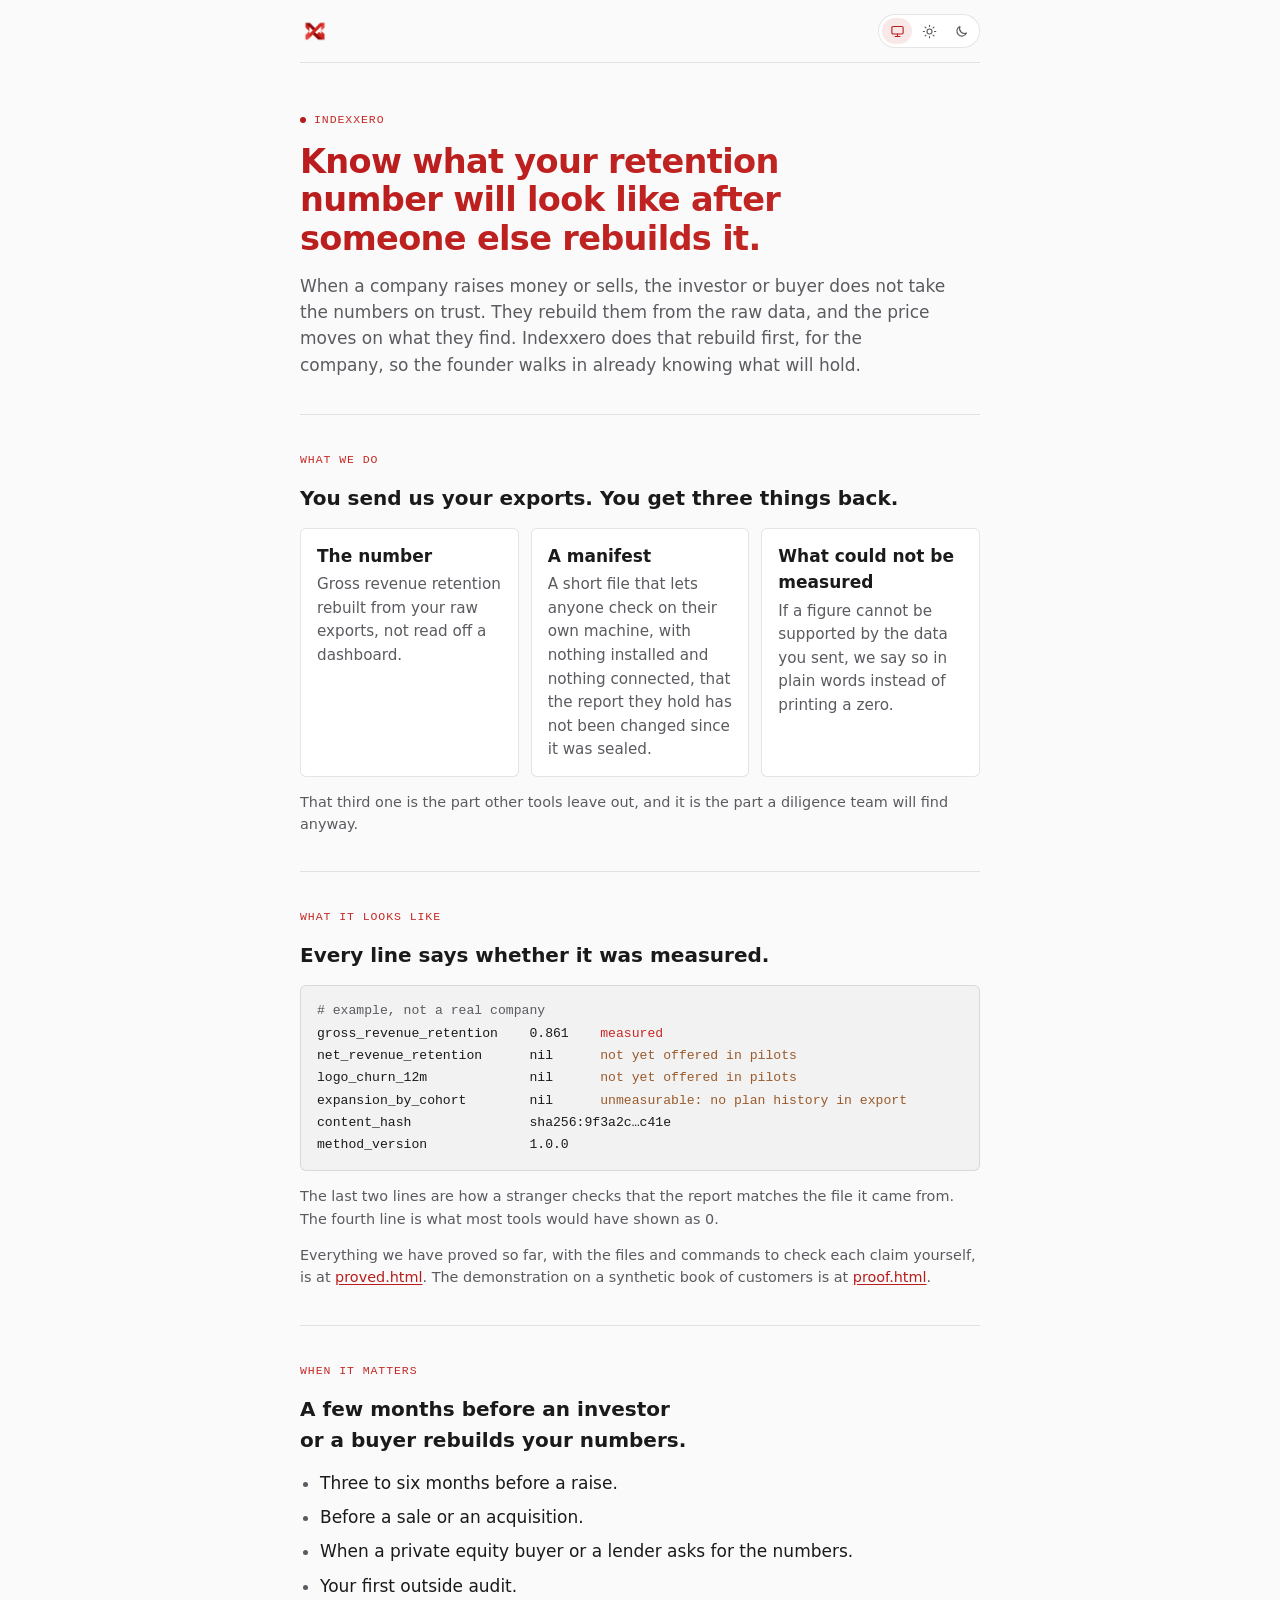
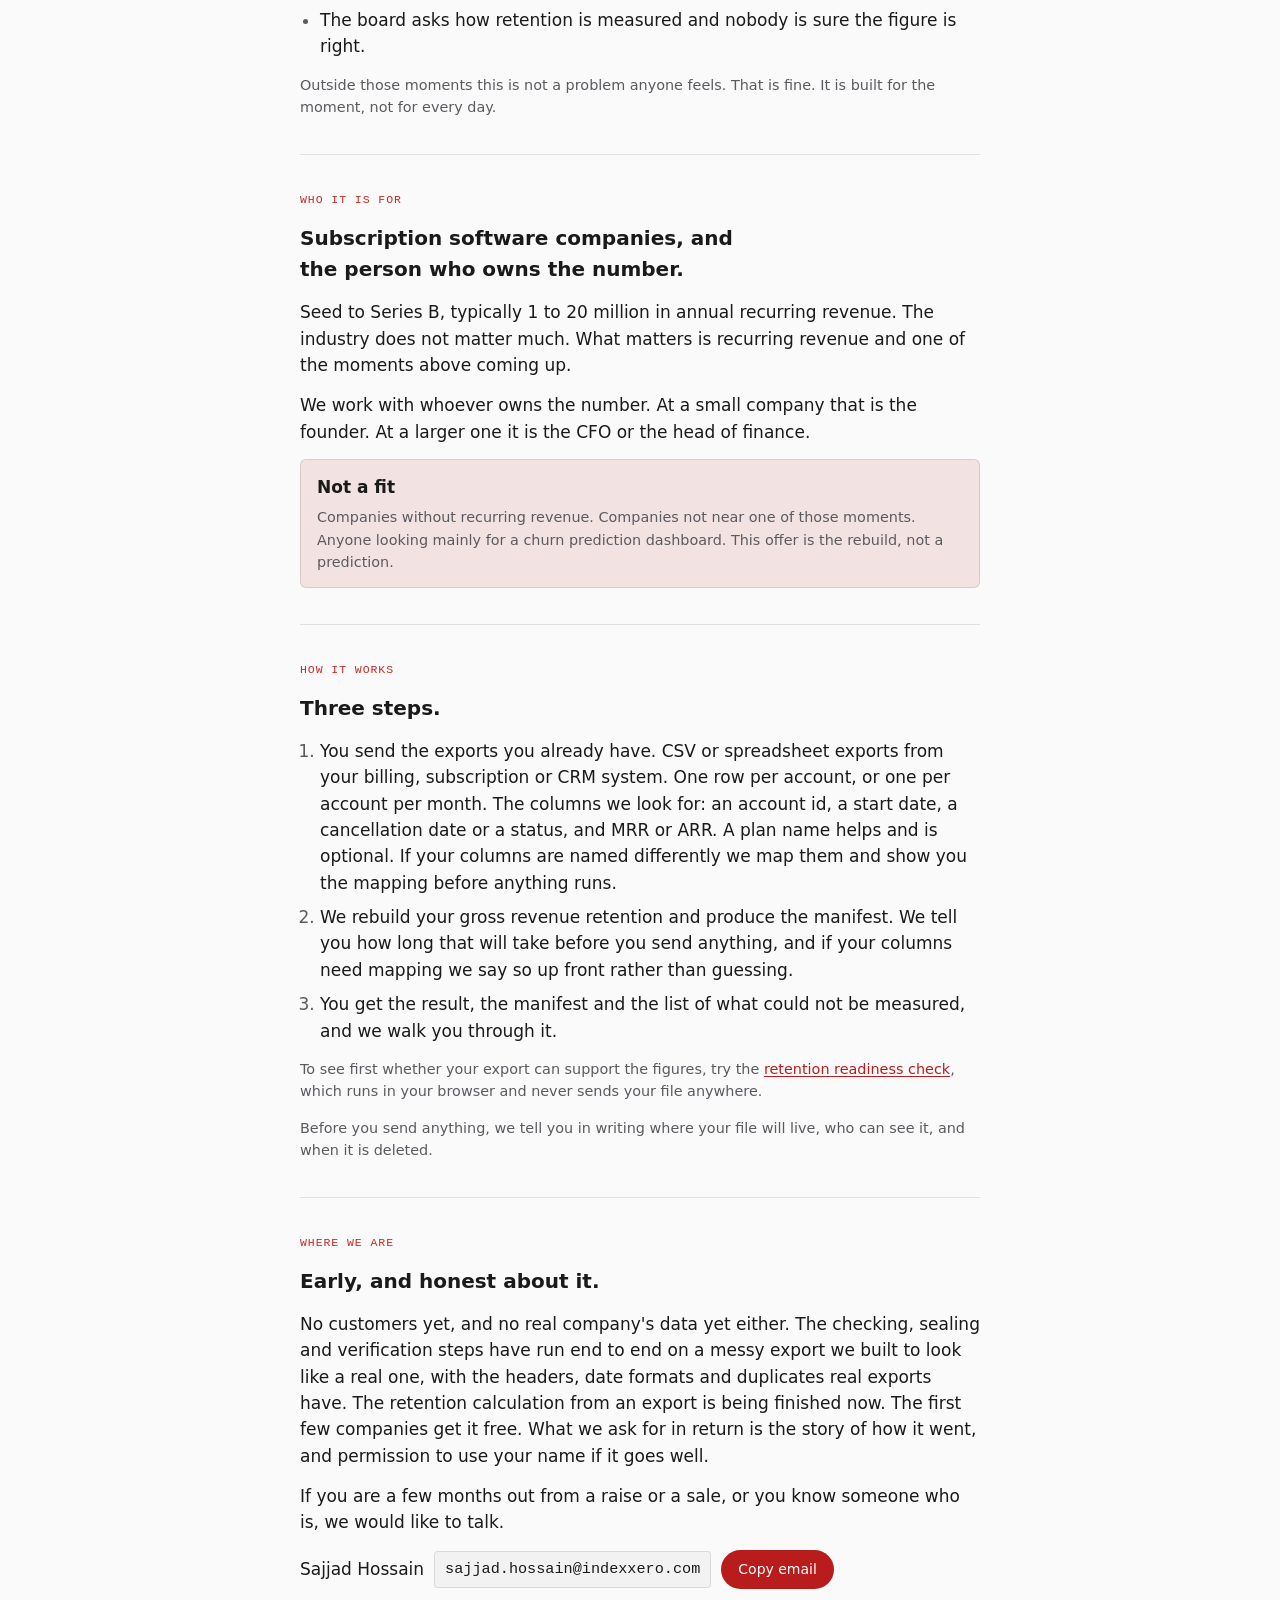
<file: what-we-do.html>
<!DOCTYPE html>
<html lang="en">
<head>
<meta charset="utf-8">
<meta name="viewport" content="width=device-width, initial-scale=1, viewport-fit=cover">
<meta name="description" content="Indexxero rebuilds a SaaS company's gross revenue retention (GRR) from its raw export before an investor or buyer does, and says plainly what the data cannot support. For subscription software companies a few months from a raise, a sale or a first audit.">
<link rel="canonical" href="https://measure.indexxero.com/what-we-do.html">
<meta property="og:type" content="website">
<meta property="og:site_name" content="Indexxero">
<meta property="og:title" content="What Indexxero does, when it matters, and who it is for">
<meta property="og:description" content="We rebuild a SaaS company's retention number from its raw exports before an investor or buyer does, with a manifest anyone can verify and a plain list of what the data cannot support.">
<meta property="og:url" content="https://measure.indexxero.com/what-we-do.html">
<meta property="og:image" content="https://measure.indexxero.com/og-indexxero.png">
<meta property="og:image:width" content="1200">
<meta property="og:image:height" content="630">
<meta name="twitter:card" content="summary_large_image">
<meta name="twitter:title" content="What Indexxero does, when it matters, and who it is for">
<meta name="twitter:description" content="We rebuild a SaaS company's retention number from its raw exports before an investor or buyer does, with a manifest anyone can verify and a plain list of what the data cannot support.">
<meta name="twitter:image" content="https://measure.indexxero.com/og-indexxero.png">
<script type="application/ld+json">
{"@context":"https://schema.org","@type":"Organization","name":"Indexxero","url":"https://indexxero.com","sameAs":["https://www.linkedin.com/company/indexxero","https://github.com/Indexxero"],"description":"Retention measurement for B2B SaaS diligence. Rebuilds gross revenue retention from a raw export with a manifest anyone can verify, and names what the data cannot support."}
</script>
<title>What Indexxero does, when it matters, and who it is for</title>
<link rel="icon" href="/favicon.ico">
<link rel="icon" type="image/png" sizes="32x32" href="/favicon-32x32.png">
<link rel="icon" type="image/png" sizes="16x16" href="/favicon-16x16.png">
<link rel="apple-touch-icon" sizes="180x180" href="/apple-touch-icon.png">
<style>
:root{--bg:var(--color-background);--surface:var(--color-surface);--ink:var(--color-foreground);--muted:var(--color-text-secondary);--line:var(--color-border);--accent:var(--color-accent);--accent-ink:var(--color-on-primary);--soft:var(--color-accent-soft);--mono-bg:var(--color-surface-2);--warn:var(--color-warning);--ix-width:680px;}
.three > div{background:var(--color-surface);border:1px solid var(--color-border);border-radius:24px}
.manifest{background:var(--color-surface);border:1px solid var(--color-border);border-radius:24px}
.not{background:var(--color-surface);border:1px solid var(--color-border);border-radius:24px}
.three > div{transition:transform .2s ease,box-shadow .2s ease,border-color .2s ease}.three > div:hover{transform:translateY(-2px);box-shadow:0 24px 60px -40px rgba(0,0,0,0.85)}

  body{background:var(--bg);color:var(--ink);font-family:var(--font-sans);font-size:17px;line-height:1.55;padding-inline:20px;padding-block:0}
  .wrap{max-width:680px;margin:0 auto;padding-block:48px 72px}
  h1,h2,h3{text-wrap:balance;margin:0}
  h1{font-size:2.1rem;font-weight:600;letter-spacing:-.01em;line-height:1.15}
  h2{font-size:1.25rem;font-weight:600;margin-top:0}
  p{margin:0}
  .eyebrow{font-family:var(--font-mono);font-size:.72rem;letter-spacing:.08em;text-transform:uppercase;color:var(--accent);font-weight:500}
  header{display:flex;flex-direction:column;gap:14px;padding-bottom:36px;border-bottom:1px solid var(--line)}
  header .lede{font-size:1.25rem;line-height:1.4;color:var(--ink);max-width:36ch}
  header .sub{color:var(--muted);max-width:60ch}
  section{display:flex;flex-direction:column;gap:14px;padding-block:36px;border-bottom:1px solid var(--line)}
  section:last-of-type{border-bottom:0}
  ul,ol{margin:0;padding-left:1.25rem;display:flex;flex-direction:column;gap:8px}
  li::marker{color:var(--muted)}
  .three{display:grid;grid-template-columns:1fr;gap:12px}
  .three > div{display:flex;flex-direction:column;gap:4px;padding:14px 16px;background:var(--surface);border:1px solid var(--line);border-radius:6px}
  .three strong{font-weight:600}
  .three span{color:var(--muted);font-size:.95rem}
  .manifest{font-family:var(--font-mono);font-size:.82rem;line-height:1.7;background:var(--mono-bg);border:1px solid var(--line);border-radius:6px;padding:14px 16px;overflow-x:auto;white-space:pre;font-variant-numeric:tabular-nums}
  .manifest .m{color:var(--accent)}
  .manifest .n{color:var(--warn)}
  .manifest .d{color:var(--muted)}
  .caption{font-size:.9rem;color:var(--muted)}
  .not{background:var(--soft);border-radius:6px;padding:14px 16px;display:flex;flex-direction:column;gap:6px}
  .not strong{font-weight:600}
  .contact{display:flex;flex-wrap:wrap;align-items:center;gap:10px}
  .contact code{font-family:var(--font-mono);font-size:.95rem;background:var(--mono-bg);border:1px solid var(--line);border-radius:4px;padding:6px 10px;user-select:all}
  button{font:inherit;font-size:.9rem;font-weight:500;background:var(--accent);color:var(--accent-ink);border:0;border-radius:4px;padding:7px 12px;cursor:pointer}
  button:focus-visible{outline:2px solid var(--ink);outline-offset:2px}
  .small{font-size:.9rem;color:var(--muted)}
  @media (min-width:560px){ .three{grid-template-columns:repeat(3,1fr)} }
  @media (prefers-reduced-motion:reduce){ *{transition:none!important} }
</style>
<style>html{color-scheme:light}body{margin:0}img{max-width:100%}</style>
<link rel="stylesheet" href="/assets/theme.css">
<script src="/assets/theme.js"></script>
</head>
<body class="ix-page">
<div class="ix-bar"><a class="ix-logo" href="/what-we-do.html" aria-label="Indexxero"><img src="/assets/logo-red.png" alt="Indexxero" width="30" height="30"></a><div class="ix-toggle" role="group" aria-label="Colour theme"><button type="button" data-mode="system" aria-pressed="false" aria-label="Follow the device setting" title="Follow the device setting"><svg viewBox="0 0 24 24" aria-hidden="true"><rect x="3" y="4" width="18" height="12" rx="2"/><path d="M8 20h8M12 16v4"/></svg></button><button type="button" data-mode="light" aria-pressed="false" aria-label="Light theme" title="Light theme"><svg viewBox="0 0 24 24" aria-hidden="true"><circle cx="12" cy="12" r="4"/><path d="M12 2v2M12 20v2M4.9 4.9l1.4 1.4M17.7 17.7l1.4 1.4M2 12h2M20 12h2M4.9 19.1l1.4-1.4M17.7 6.3l1.4-1.4"/></svg></button><button type="button" data-mode="dark" aria-pressed="false" aria-label="Dark theme" title="Dark theme"><svg viewBox="0 0 24 24" aria-hidden="true"><path d="M20 14.5A8 8 0 0 1 9.5 4a8 8 0 1 0 10.5 10.5z"/></svg></button></div></div>

<div class="wrap">
  <header>
    <div class="ix-dot eyebrow">Indexxero</div>
    <h1 class="text-gradient-red">Know what your retention number will look like after someone else rebuilds it.</h1>
    <p class="sub">When a company raises money or sells, the investor or buyer does not take the numbers on trust. They rebuild them from the raw data, and the price moves on what they find. Indexxero does that rebuild first, for the company, so the founder walks in already knowing what will hold.</p>
  </header>

  <section data-ix-reveal>
    <div class="eyebrow">What we do</div>
    <h2>You send us your exports. You get three things back.</h2>
    <div class="three">
      <div><strong>The number</strong><span>Gross revenue retention rebuilt from your raw exports, not read off a dashboard.</span></div>
      <div><strong>A manifest</strong><span>A short file that lets anyone check on their own machine, with nothing installed and nothing connected, that the report they hold has not been changed since it was sealed.</span></div>
      <div><strong>What could not be measured</strong><span>If a figure cannot be supported by the data you sent, we say so in plain words instead of printing a zero.</span></div>
    </div>
    <p class="caption">That third one is the part other tools leave out, and it is the part a diligence team will find anyway.</p>
  </section>

  <section data-ix-reveal>
    <div class="eyebrow">What it looks like</div>
    <h2>Every line says whether it was measured.</h2>
    <div class="manifest"><span class="d"># example, not a real company</span>
gross_revenue_retention    0.861    <span class="m">measured</span>
net_revenue_retention      nil      <span class="n">not yet offered in pilots</span>
logo_churn_12m             nil      <span class="n">not yet offered in pilots</span>
expansion_by_cohort        nil      <span class="n">unmeasurable: no plan history in export</span>
content_hash               sha256:9f3a2c…c41e
method_version             1.0.0</div>
    <p class="caption">The last two lines are how a stranger checks that the report matches the file it came from. The fourth line is what most tools would have shown as 0.</p>
    <p class="caption">Everything we have proved so far, with the files and commands to check each claim yourself, is at <a href="proved.html">proved.html</a>. The demonstration on a synthetic book of customers is at <a href="proof.html">proof.html</a>.</p>
  </section>

  <section data-ix-reveal>
    <div class="eyebrow">When it matters</div>
    <h2>A few months before an investor or a buyer rebuilds your numbers.</h2>
    <ul>
      <li>Three to six months before a raise.</li>
      <li>Before a sale or an acquisition.</li>
      <li>When a private equity buyer or a lender asks for the numbers.</li>
      <li>Your first outside audit.</li>
      <li>The board asks how retention is measured and nobody is sure the figure is right.</li>
    </ul>
    <p class="small">Outside those moments this is not a problem anyone feels. That is fine. It is built for the moment, not for every day.</p>
  </section>

  <section data-ix-reveal>
    <div class="eyebrow">Who it is for</div>
    <h2>Subscription software companies, and the person who owns the number.</h2>
    <p>Seed to Series B, typically 1 to 20 million in annual recurring revenue. The industry does not matter much. What matters is recurring revenue and one of the moments above coming up.</p>
    <p>We work with whoever owns the number. At a small company that is the founder. At a larger one it is the CFO or the head of finance.</p>
    <div class="not">
      <strong>Not a fit</strong>
      <span class="small">Companies without recurring revenue. Companies not near one of those moments. Anyone looking mainly for a churn prediction dashboard. This offer is the rebuild, not a prediction.</span>
    </div>
  </section>

  <section data-ix-reveal>
    <div class="eyebrow">How it works</div>
    <h2>Three steps.</h2>
    <ol>
      <li>You send the exports you already have. CSV or spreadsheet exports from your billing, subscription or CRM system. One row per account, or one per account per month. The columns we look for: an account id, a start date, a cancellation date or a status, and MRR or ARR. A plan name helps and is optional. If your columns are named differently we map them and show you the mapping before anything runs.</li>
      <li>We rebuild your gross revenue retention and produce the manifest. We tell you how long that will take before you send anything, and if your columns need mapping we say so up front rather than guessing.</li>
      <li>You get the result, the manifest and the list of what could not be measured, and we walk you through it.</li>
    </ol>
    <p class="small">To see first whether your export can support the figures, try the <a href="check.html">retention readiness check</a>, which runs in your browser and never sends your file anywhere.</p>
    <p class="small">Before you send anything, we tell you in writing where your file will live, who can see it, and when it is deleted.</p>
  </section>

  <section data-ix-reveal>
    <div class="eyebrow">Where we are</div>
    <h2>Early, and honest about it.</h2>
    <p>No customers yet, and no real company's data yet either. The checking, sealing and verification steps have run end to end on a messy export we built to look like a real one, with the headers, date formats and duplicates real exports have. The retention calculation from an export is being finished now. The first few companies get it free. What we ask for in return is the story of how it went, and permission to use your name if it goes well.</p>
    <p>If you are a few months out from a raise or a sale, or you know someone who is, we would like to talk.</p>
    <div class="contact">
      <span>Sajjad Hossain</span>
      <code id="email">sajjad.hossain@indexxero.com</code>
      <button id="copy" type="button">Copy email</button>
    </div>
  </section>
</div>

<script>
  (function(){
    var b=document.getElementById('copy'), e=document.getElementById('email');
    b.addEventListener('click',function(){
      var t=e.textContent;
      function fallback(){ try{ var r=document.createRange(); r.selectNodeContents(e); var s=window.getSelection(); s.removeAllRanges(); s.addRange(r); }catch(x){} }
      if(navigator.clipboard && navigator.clipboard.writeText){
        navigator.clipboard.writeText(t).then(function(){ b.textContent='Copied'; setTimeout(function(){b.textContent='Copy email';},1500); }, fallback);
      } else { fallback(); }
    });
  })();
</script>

</body>
</html>
</file>
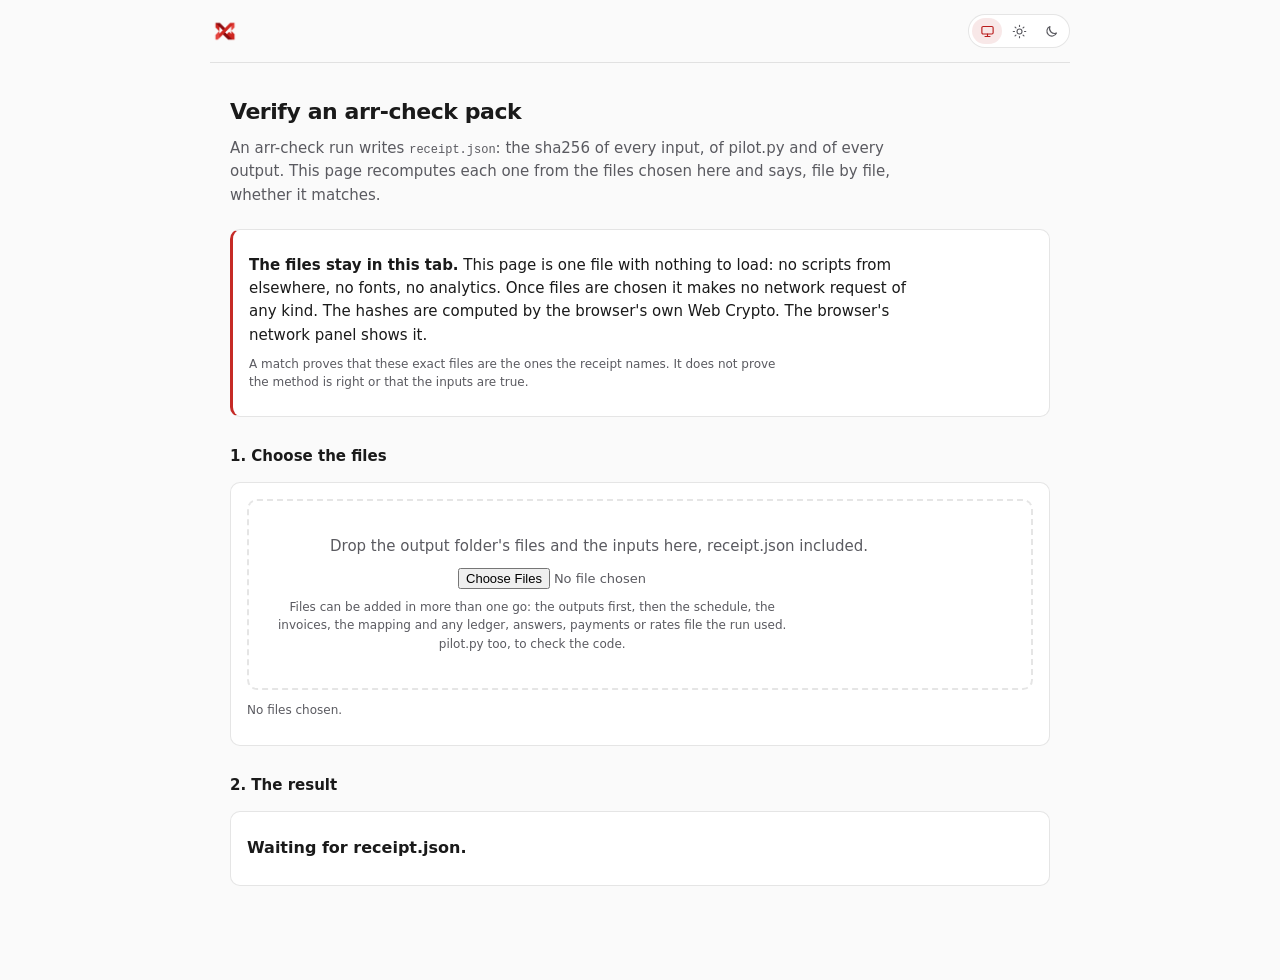
<file: run/verify.html>
<!doctype html>
<html lang="en">
<head>
<meta charset="utf-8">
<meta name="viewport" content="width=device-width,initial-scale=1">
<meta name="robots" content="noindex">
<title>arr-check, verify a pack</title>
<meta name="description" content="Recompute every hash in an arr-check receipt in the browser tab. Nothing is uploaded.">
<style>
:root{--fg:var(--color-foreground);--mute:var(--color-text-secondary);--line:var(--color-border);--bg:var(--color-background);--panel:var(--color-surface);--accent:var(--color-accent);--ok:var(--color-positive);--warn:var(--color-warning);--bad:var(--color-danger);--ix-width:860px;}

  *{box-sizing:border-box}
  [hidden]{display:none !important}
  body{margin:0;font:15px/1.55 var(--font-sans);color:var(--fg);background:var(--bg)}
  main{max-width:860px;margin:0 auto;padding:32px 20px 80px}
  h1{font-size:22px;margin:0 0 6px}
  h2{font-size:15px;margin:28px 0 8px}
  p{margin:8px 0;max-width:70ch}
  .sub{color:var(--mute);margin-bottom:22px}
  .h{color:var(--mute);font-size:12px}
  .panel{background:var(--panel);border:1px solid var(--line);border-radius:10px;padding:16px;margin:14px 0}
  .privacy{border-left:3px solid var(--accent)}
  #drop{border:2px dashed var(--line);border-radius:10px;padding:26px 16px;text-align:center;color:var(--mute)}
  #drop.over{border-color:var(--accent);background:var(--color-accent-soft)}
  input[type=file]{font:inherit;font-size:13px;max-width:100%}
  button{font:inherit;padding:7px 14px;border:1px solid var(--line);border-radius:7px;background:var(--color-surface-2);color:var(--fg);cursor:pointer}
  #verdict{font-weight:600;font-size:16px}
  #verdict.ok{color:var(--ok)} #verdict.bad{color:var(--bad)}
  .tablewrap{overflow-x:auto}
  table{border-collapse:collapse;width:100%;font-size:13px}
  th,td{text-align:left;padding:6px 8px;border-bottom:1px solid var(--color-border);vertical-align:top}
  th{color:var(--mute);font-weight:600}
  td.state{font-weight:600;white-space:nowrap}
  tr[data-state=ok] td.state{color:var(--ok)}
  tr[data-state=MISMATCH] td.state,tr[data-state=missing] td.state,tr[data-state="not in the receipt"] td.state{color:var(--bad)}
  code{font:12px var(--font-mono);word-break:break-all}
</style>
<link rel="stylesheet" href="/assets/theme.css">
<script src="/assets/theme.js"></script>
</head>
<body class="ix-page">
<div class="ix-bar"><a class="ix-logo" href="/what-we-do.html" aria-label="Indexxero"><img src="/assets/logo-red.png" alt="Indexxero" width="30" height="30"></a><div class="ix-toggle" role="group" aria-label="Colour theme"><button type="button" data-mode="system" aria-pressed="false" aria-label="Follow the device setting" title="Follow the device setting"><svg viewBox="0 0 24 24" aria-hidden="true"><rect x="3" y="4" width="18" height="12" rx="2"/><path d="M8 20h8M12 16v4"/></svg></button><button type="button" data-mode="light" aria-pressed="false" aria-label="Light theme" title="Light theme"><svg viewBox="0 0 24 24" aria-hidden="true"><circle cx="12" cy="12" r="4"/><path d="M12 2v2M12 20v2M4.9 4.9l1.4 1.4M17.7 17.7l1.4 1.4M2 12h2M20 12h2M4.9 19.1l1.4-1.4M17.7 6.3l1.4-1.4"/></svg></button><button type="button" data-mode="dark" aria-pressed="false" aria-label="Dark theme" title="Dark theme"><svg viewBox="0 0 24 24" aria-hidden="true"><path d="M20 14.5A8 8 0 0 1 9.5 4a8 8 0 1 0 10.5 10.5z"/></svg></button></div></div>
<main>
  <h1>Verify an arr-check pack</h1>
  <p class="sub">An arr-check run writes <code>receipt.json</code>: the sha256 of every input, of pilot.py and of every output. This page recomputes each one from the files chosen here and says, file by file, whether it matches.</p>

  <div class="panel privacy">
    <p><strong>The files stay in this tab.</strong> This page is one file with nothing to load: no scripts from elsewhere, no fonts, no analytics. Once files are chosen it makes no network request of any kind. The hashes are computed by the browser's own Web Crypto. The browser's network panel shows it.</p>
    <p class="h">A match proves that these exact files are the ones the receipt names. It does not prove the method is right or that the inputs are true.</p>
  </div>

  <h2>1. Choose the files</h2>
  <div class="panel">
    <div id="drop">
      <p>Drop the output folder's files and the inputs here, receipt.json included.</p>
      <p><input type="file" id="files" multiple></p>
      <p class="h">Files can be added in more than one go: the outputs first, then the schedule, the invoices, the mapping and any ledger, answers, payments or rates file the run used. pilot.py too, to check the code.</p>
    </div>
    <p><span id="chosen" class="h">No files chosen.</span> <button id="clear" hidden>Start again</button></p>
  </div>

  <h2>2. The result</h2>
  <div class="panel">
    <p id="verdict">Waiting for receipt.json.</p>
    <p id="meta" class="h"></p>
    <div class="tablewrap">
      <table id="rows" hidden>
        <thead><tr><th>State</th><th>What</th><th>File</th><th>Detail</th></tr></thead>
        <tbody></tbody>
      </table>
    </div>
  </div>
</main>
<script>
"use strict";
const chosen = new Map();               // file name -> File; a later choice of the same name replaces it
const $ = id => document.getElementById(id);

async function sha256(file) {
  const buf = await file.arrayBuffer();
  const h = await crypto.subtle.digest("SHA-256", buf);
  return Array.from(new Uint8Array(h), b => b.toString(16).padStart(2, "0")).join("");
}

function add(list) {
  for (const f of list) chosen.set(f.name, f);
  $("chosen").textContent = chosen.size + " file" + (chosen.size === 1 ? "" : "s") + " chosen: " + [...chosen.keys()].sort().join(", ");
  $("clear").hidden = chosen.size === 0;
  check();
}

function row(state, what, file, detail) {
  const tr = document.createElement("tr");
  tr.dataset.state = state;
  tr.dataset.file = file;
  for (const [cls, text] of [["state", state], ["", what], ["", file], ["", detail]]) {
    const td = document.createElement("td");
    if (cls) td.className = cls;
    td.textContent = text;
    tr.appendChild(td);
  }
  return tr;
}

let run = 0;
async function check() {
  const mine = ++run;                   // a newer choice supersedes a check still hashing
  const body = $("rows").querySelector("tbody");
  const v = $("verdict");
  if (!chosen.has("receipt.json")) {
    body.replaceChildren(); $("rows").hidden = true; $("meta").textContent = "";
    v.className = ""; v.textContent = chosen.size ? "receipt.json is not among the files chosen." : "Waiting for receipt.json.";
    return;
  }
  let rec;
  try { rec = JSON.parse(await chosen.get("receipt.json").text()); }
  catch (e) { v.className = "bad"; v.textContent = "receipt.json is not readable: " + e.message; return; }
  if (!rec || typeof rec.inputs !== "object" || !Array.isArray(rec.outputs)) {
    v.className = "bad"; v.textContent = "receipt.json does not have the inputs and outputs of an arr-check receipt."; return;
  }
  v.className = ""; v.textContent = "Computing hashes in this tab.";
  const hashes = new Map();
  for (const [name, f] of chosen) if (name !== "receipt.json") hashes.set(name, await sha256(f));
  if (mine !== run) return;

  const rows = [], named = new Set(["receipt.json"]);
  const compare = (what, file, want) => {
    named.add(file);
    if (!hashes.has(file)) return row("missing", what, file, "not among the files chosen");
    const got = hashes.get(file);
    return got === want ? row("ok", what, file, got.slice(0, 16) + "…")
                        : row("MISMATCH", what, file, "receipt " + String(want).slice(0, 16) + "…, this file " + got.slice(0, 16) + "…");
  };
  for (const role of Object.keys(rec.inputs).sort()) rows.push(compare("input " + role, rec.inputs[role].file, rec.inputs[role].sha256));
  for (const o of [...rec.outputs].sort((a, b) => a.file < b.file ? -1 : 1)) rows.push(compare("output", o.file, o.sha256));
  let code = "not chosen";
  if (rec.pilot_sha256) {
    if (hashes.has("pilot.py")) { rows.push(compare("the code", "pilot.py", rec.pilot_sha256)); code = rows[rows.length - 1].dataset.state; }
    else { named.add("pilot.py"); rows.push(row("not chosen", "the code", "pilot.py", "optional: choose pilot.py to check the code that made the outputs")); }
  }
  for (const name of [...hashes.keys()].sort())
    if (!named.has(name)) rows.push(row("not in the receipt", "chosen file", name, "the receipt names no file by this name"));
  body.replaceChildren(...rows);
  $("rows").hidden = false;

  const failed = rows.filter(r => !["ok", "not chosen"].includes(r.dataset.state)).length;
  const okCount = rows.filter(r => r.dataset.state === "ok").length;
  $("meta").textContent = "Receipt made " + (rec.made_utc || "at an unstated time") + " UTC, kit " + (rec.kit_version || "unstated") +
    (rec.parameters && rec.parameters.asof_month ? ", as of " + rec.parameters.asof_month : "") + ".";
  if (failed) { v.className = "bad"; v.textContent = "PACK FAILED: " + failed + " of " + rows.length + " entries do not match the receipt."; }
  else if (code !== "ok") { v.className = "ok"; v.textContent = "FILES OK: all " + okCount + " files match the receipt. pilot.py was not chosen, so the code that made them is not checked."; }
  else { v.className = "ok"; v.textContent = "PACK OK: all " + okCount + " entries match the receipt, the code included."; }
}

$("files").addEventListener("change", e => { add(e.target.files); e.target.value = ""; });
$("clear").addEventListener("click", () => { chosen.clear(); add([]); });
const drop = $("drop");
drop.addEventListener("dragover", e => { e.preventDefault(); drop.classList.add("over"); });
drop.addEventListener("dragleave", () => drop.classList.remove("over"));
drop.addEventListener("drop", e => { e.preventDefault(); drop.classList.remove("over"); add(e.dataTransfer.files); });
</script>
</body>
</html>
</file>
<file: assets/theme.css>
/* measure.indexxero.com theme. Built by build_theme.py from indexxero.com's globals.css;
   the colour blocks, keyframes, card-lift and text-gradient-red below are copied from it as written. */

/* copied: dark, the default */
:root,
[data-theme="dark"],
.dark {

  --color-background:    #0B0B0D;
  --color-surface:       #141417;
  --color-surface-2:     #1B1B1F;
  --color-border:        rgba(255, 255, 255, 0.08);


  --color-foreground:     #F0F0F2;
  --color-text-secondary: #A8A8B0;
  --color-text-muted:     #6E6E78;


  --color-primary:        #DC4C47;
  --color-primary-hover:  #C52A26;
  --color-accent:         #E36C68;
  --color-accent-soft:    rgba(220, 76, 71, 0.14);
  --color-on-primary:     #FFFFFF;


  --color-danger:    #E5484D;
  --color-warning:   #C2783F;
  --color-positive:  #5E8B7E;
  --color-info:      #8A93A6;


  --accent-color:    var(--color-primary);
  --scrollbar-thumb: rgba(255, 255, 255, 0.12);
  --font-sans: 'Inter', ui-sans-serif, system-ui;
  --font-mono: 'Geist Mono', ui-monospace, SFMono-Regular;
}

/* copied: light */
[data-theme="light"],
:root.light {

  --color-background:    #FAFAFA;
  --color-surface:       #FFFFFF;
  --color-surface-2:     #F2F2F3;
  --color-border:        rgba(0, 0, 0, 0.10);


  --color-foreground:     #1A1A1A;
  --color-text-secondary: #5A5A60;
  --color-text-muted:     #8A8A92;


  --color-primary:        #B91C1C;
  --color-primary-hover:  #991B1B;
  --color-accent:         #C52A26;
  --color-accent-soft:    rgba(185, 28, 28, 0.10);
  --color-on-primary:     #FFFFFF;


  --color-danger:    #C0292E;
  --color-warning:   #9A5A2B;
  --color-positive:  #3F6B5E;
  --color-info:      #5A6478;


  --accent-color:    var(--color-primary);
  --scrollbar-thumb: rgba(0, 0, 0, 0.20);
}

/* System follows the device: the light block's body again when the device prefers light and no choice is stored */
@media (prefers-color-scheme: light) {
  :root:not([data-theme="dark"]) {

  --color-background:    #FAFAFA;
  --color-surface:       #FFFFFF;
  --color-surface-2:     #F2F2F3;
  --color-border:        rgba(0, 0, 0, 0.10);


  --color-foreground:     #1A1A1A;
  --color-text-secondary: #5A5A60;
  --color-text-muted:     #8A8A92;


  --color-primary:        #B91C1C;
  --color-primary-hover:  #991B1B;
  --color-accent:         #C52A26;
  --color-accent-soft:    rgba(185, 28, 28, 0.10);
  --color-on-primary:     #FFFFFF;


  --color-danger:    #C0292E;
  --color-warning:   #9A5A2B;
  --color-positive:  #3F6B5E;
  --color-info:      #5A6478;


  --accent-color:    var(--color-primary);
  --scrollbar-thumb: rgba(0, 0, 0, 0.20);
}
}
:root { color-scheme: dark; }
:root[data-theme="light"] { color-scheme: light; }
@media (prefers-color-scheme: light) { :root:not([data-theme="dark"]) { color-scheme: light; } }

/* the font stacks above name Inter and Geist Mono, which indexxero.com serves itself; this site does not
   download fonts, so each stack goes on to system faces and ends in its generic family */
:root { --font-sans: 'Inter', ui-sans-serif, system-ui, -apple-system, "Segoe UI", Roboto, Helvetica, Arial, sans-serif;
        --font-mono: 'Geist Mono', ui-monospace, SFMono-Regular, Menlo, Consolas, "Liberation Mono", monospace; }

/* a filled control's background: the theme's crimson, one step deeper in dark so white text on it keeps 4.5:1 */
:root { --ix-fill: var(--color-primary-hover); }
:root[data-theme="light"] { --ix-fill: var(--color-primary); }
@media (prefers-color-scheme: light) { :root:not([data-theme="dark"]) { --ix-fill: var(--color-primary); } }

/* copied: animations and utilities */
@keyframes pageIn {
  from { opacity: 0; transform: translateY(8px); }
  to   { opacity: 1; transform: translateY(0); }
}
@keyframes fadeUp {
  0% {
    opacity: 0;
    transform: translateY(14px);
  }
  100% {
    opacity: 1;
    transform: translateY(0);
  }
}
@keyframes pulseDot {
  0%, 100% { opacity: 1; transform: scale(1); }
  50%       { opacity: 0.6; transform: scale(0.85); }
}
.card-lift {
  transition: transform 0.2s ease, box-shadow 0.2s ease, border-color 0.2s ease;
}
.card-lift:hover {
  transform: translateY(-2px);
  box-shadow: 0 24px 60px -40px rgba(0,0,0,0.85);
}
.text-gradient-red {
  background: linear-gradient(135deg, var(--color-primary), var(--color-accent));
  -webkit-background-clip: text;
  -webkit-text-fill-color: transparent;
  background-clip: text;
}

/* shared components */
html { background: var(--color-background); }
body { background: var(--color-background); color: var(--color-foreground); font-family: var(--font-sans);
        -webkit-font-smoothing: antialiased; animation: pageIn 0.3s ease both;
        transition: background-color 0.2s ease, color 0.2s ease; }
a { color: var(--color-primary); text-underline-offset: 2px; }
a:hover { color: var(--color-primary-hover); }
:focus-visible { outline: 2px solid var(--color-primary); outline-offset: 2px; border-radius: 6px; }
::selection { background-color: var(--color-accent-soft); }
h1 { letter-spacing: -0.02em; }
code, pre, kbd, samp, .mono { font-family: var(--font-mono); }

.ix-bar { display: flex; align-items: center; justify-content: space-between; gap: 12px;
          max-width: var(--ix-width, 1080px); margin: 0 auto; padding: 14px 0; border-bottom: 1px solid var(--color-border); }
.ix-logo { display: inline-flex; align-items: center; border-radius: 10px; }
.ix-logo img { width: 30px; height: 30px; display: block; }
.ix-toggle { display: inline-flex; gap: 2px; padding: 3px; border: 1px solid var(--color-border);
             border-radius: 20px; background: var(--color-surface); }
.ix-toggle button { all: unset; box-sizing: border-box; display: inline-flex; align-items: center; justify-content: center;
                    width: 30px; height: 26px; border-radius: 20px; color: var(--color-text-secondary); cursor: pointer;
                    transition: background-color 0.2s ease, color 0.2s ease; }
.ix-toggle button:hover { color: var(--color-foreground); }
.ix-toggle button[aria-pressed="true"] { background: var(--color-accent-soft); color: var(--color-primary); }
.ix-toggle button:focus-visible { outline: 2px solid var(--color-primary); outline-offset: 1px; }
.ix-toggle svg { width: 15px; height: 15px; fill: none; stroke: currentColor; stroke-width: 1.8;
                 stroke-linecap: round; stroke-linejoin: round; }

.ix-btn, .ix-page button:not(.ix-toggle button) { font: inherit; font-size: 14px; font-weight: 500; padding: 8px 16px;
        border-radius: 20px; border: 1px solid transparent; background: var(--ix-fill); color: var(--color-on-primary);
        cursor: pointer; transition: background-color 0.2s ease, transform 0.2s ease; }
.ix-page button:not(.ix-toggle button):hover { filter: brightness(1.08); }
.ix-page button:not(.ix-toggle button):disabled { opacity: 0.5; cursor: default; }
.ix-btn-secondary { background: transparent; color: var(--color-foreground); border-color: var(--color-border); }
.ix-panel { background: var(--color-surface); border: 1px solid var(--color-border); border-radius: 24px; }
.ix-dot::before { content: ""; display: inline-block; width: 6px; height: 6px; margin-right: 8px; border-radius: 50%;
                  background: var(--color-primary); vertical-align: middle; animation: pulseDot 2s ease-in-out infinite; }

/* sections fade up as they scroll in; the class is added by theme.js, so without script everything simply shows */
.ix-reveal { opacity: 0; transform: translateY(14px); }
.ix-reveal.ix-in { animation: fadeUp 0.5s ease both; }

@media (prefers-reduced-motion: reduce) {
  *, *::before, *::after { animation: none !important; transition: none !important; scroll-behavior: auto !important; }
  .ix-reveal { opacity: 1 !important; transform: none !important; }
}
</file>
